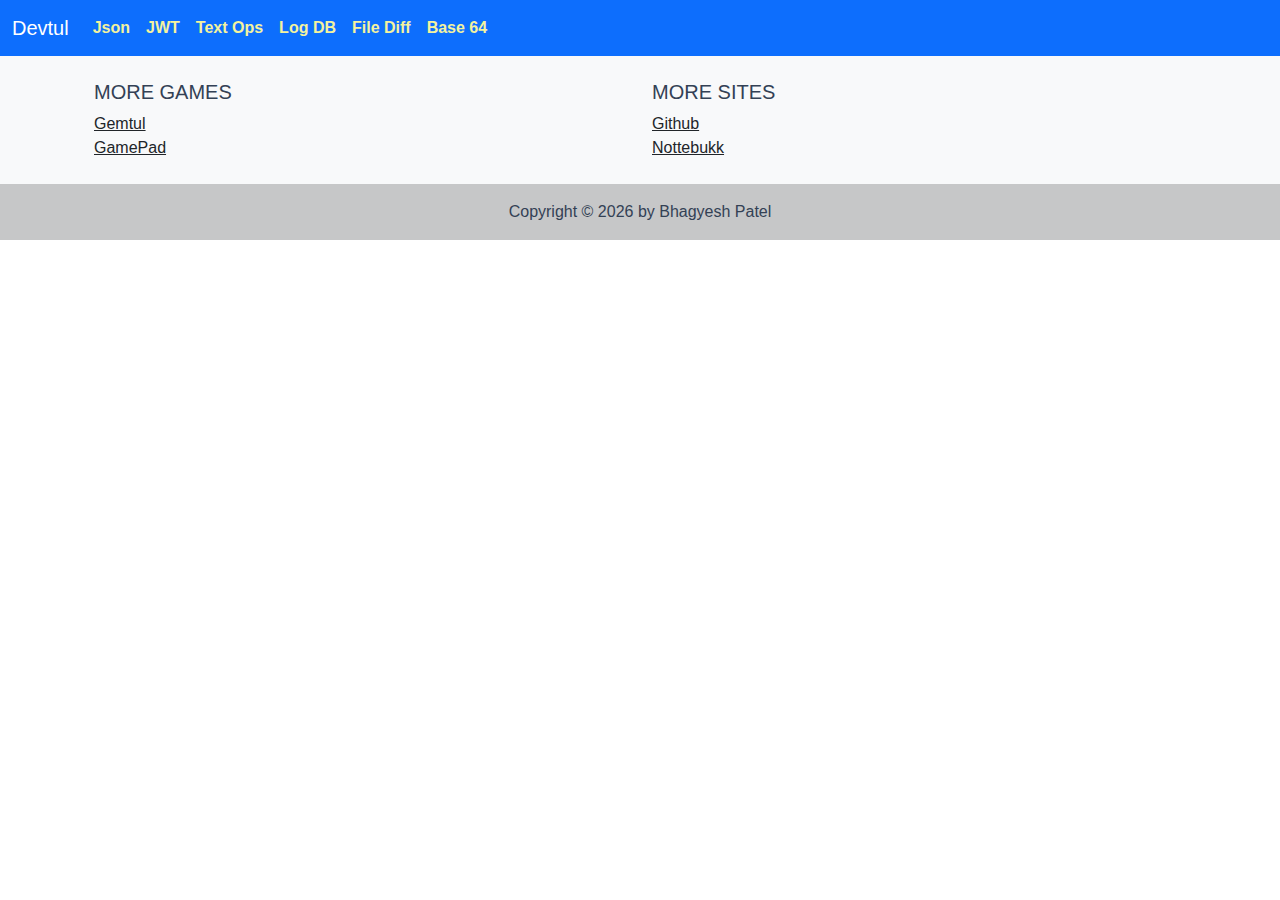
<file: index.html>
<!doctype html>
<html lang="en">
  <head>
    <meta charset="UTF-8" />
    <meta name="viewport" content="width=device-width, initial-scale=1.0" />
    <title>Devtul</title>
    <script type="module" crossorigin src="/assets/index-D-B3HLUm.js"></script>
    <link rel="stylesheet" crossorigin href="/assets/index-Ctry1RdC.css">
  </head>
  <body>
    <div id="app"></div>
  </body>
</html>
</file>
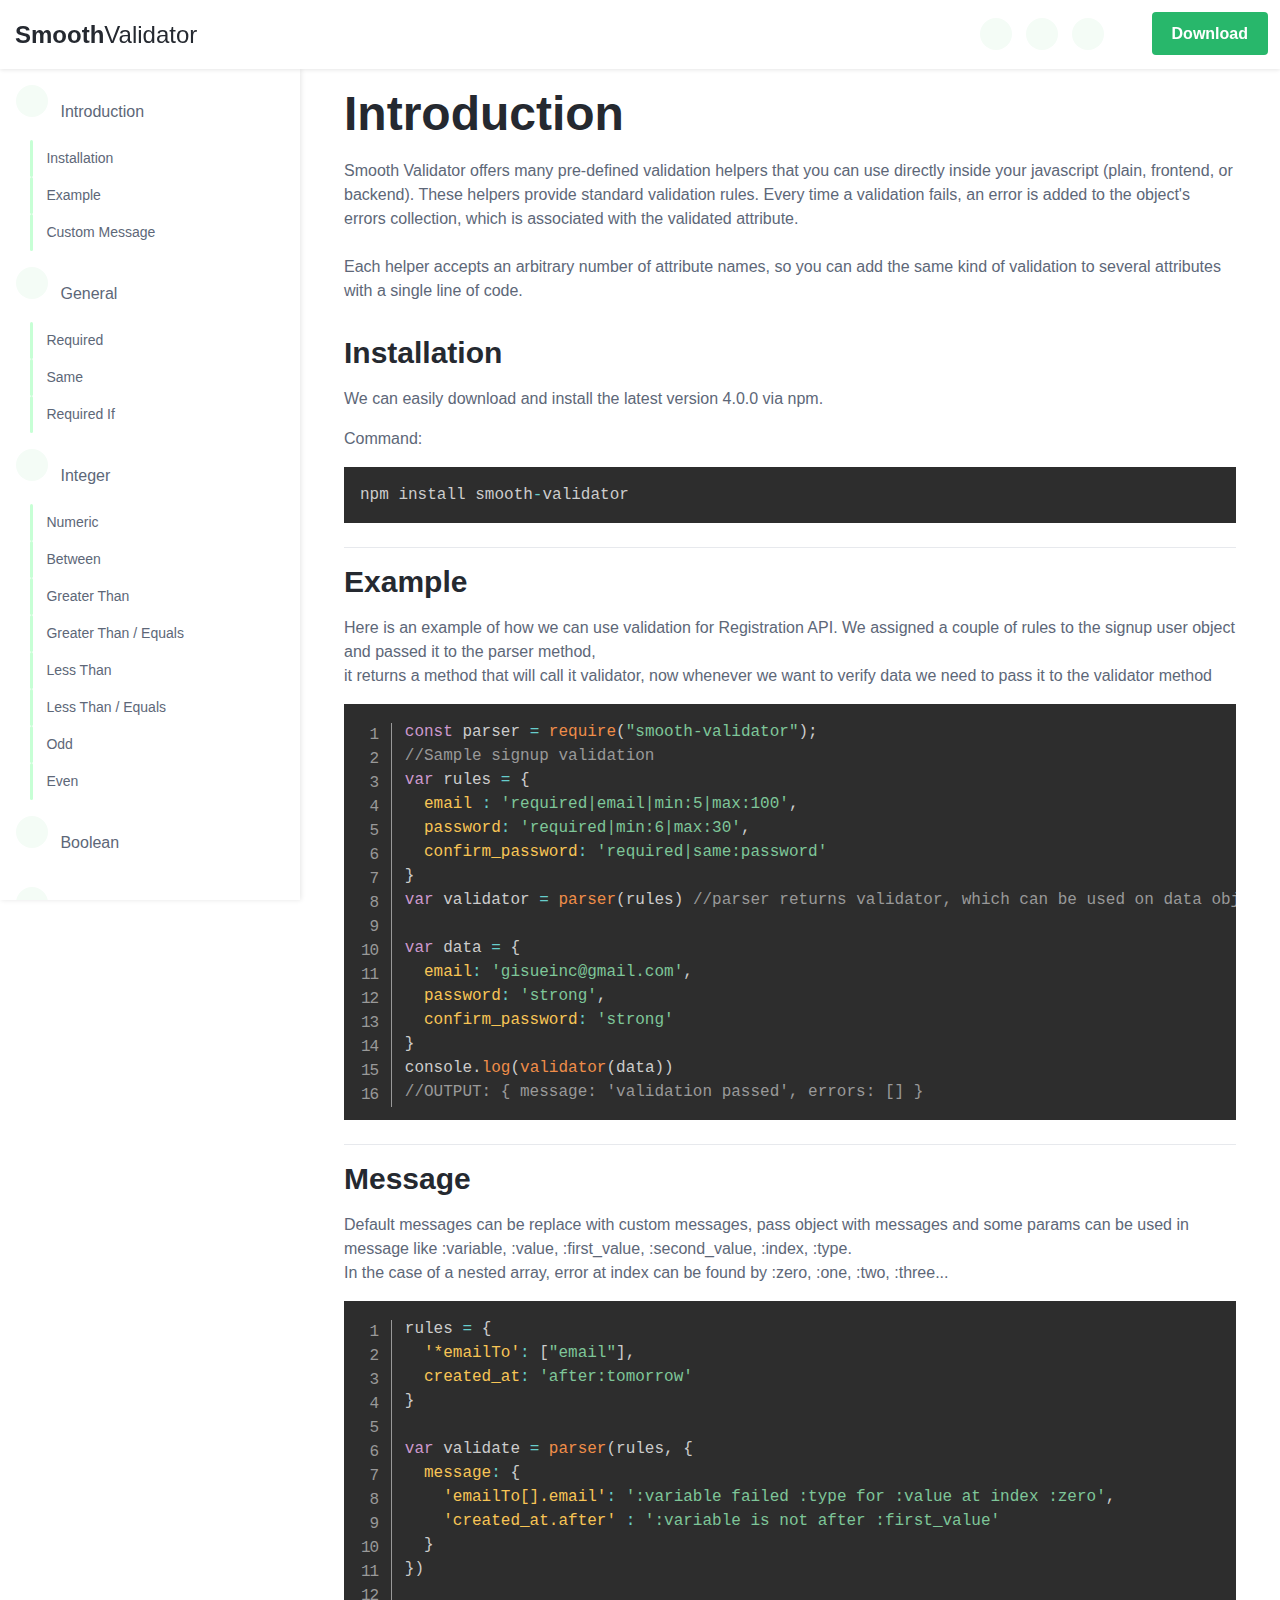
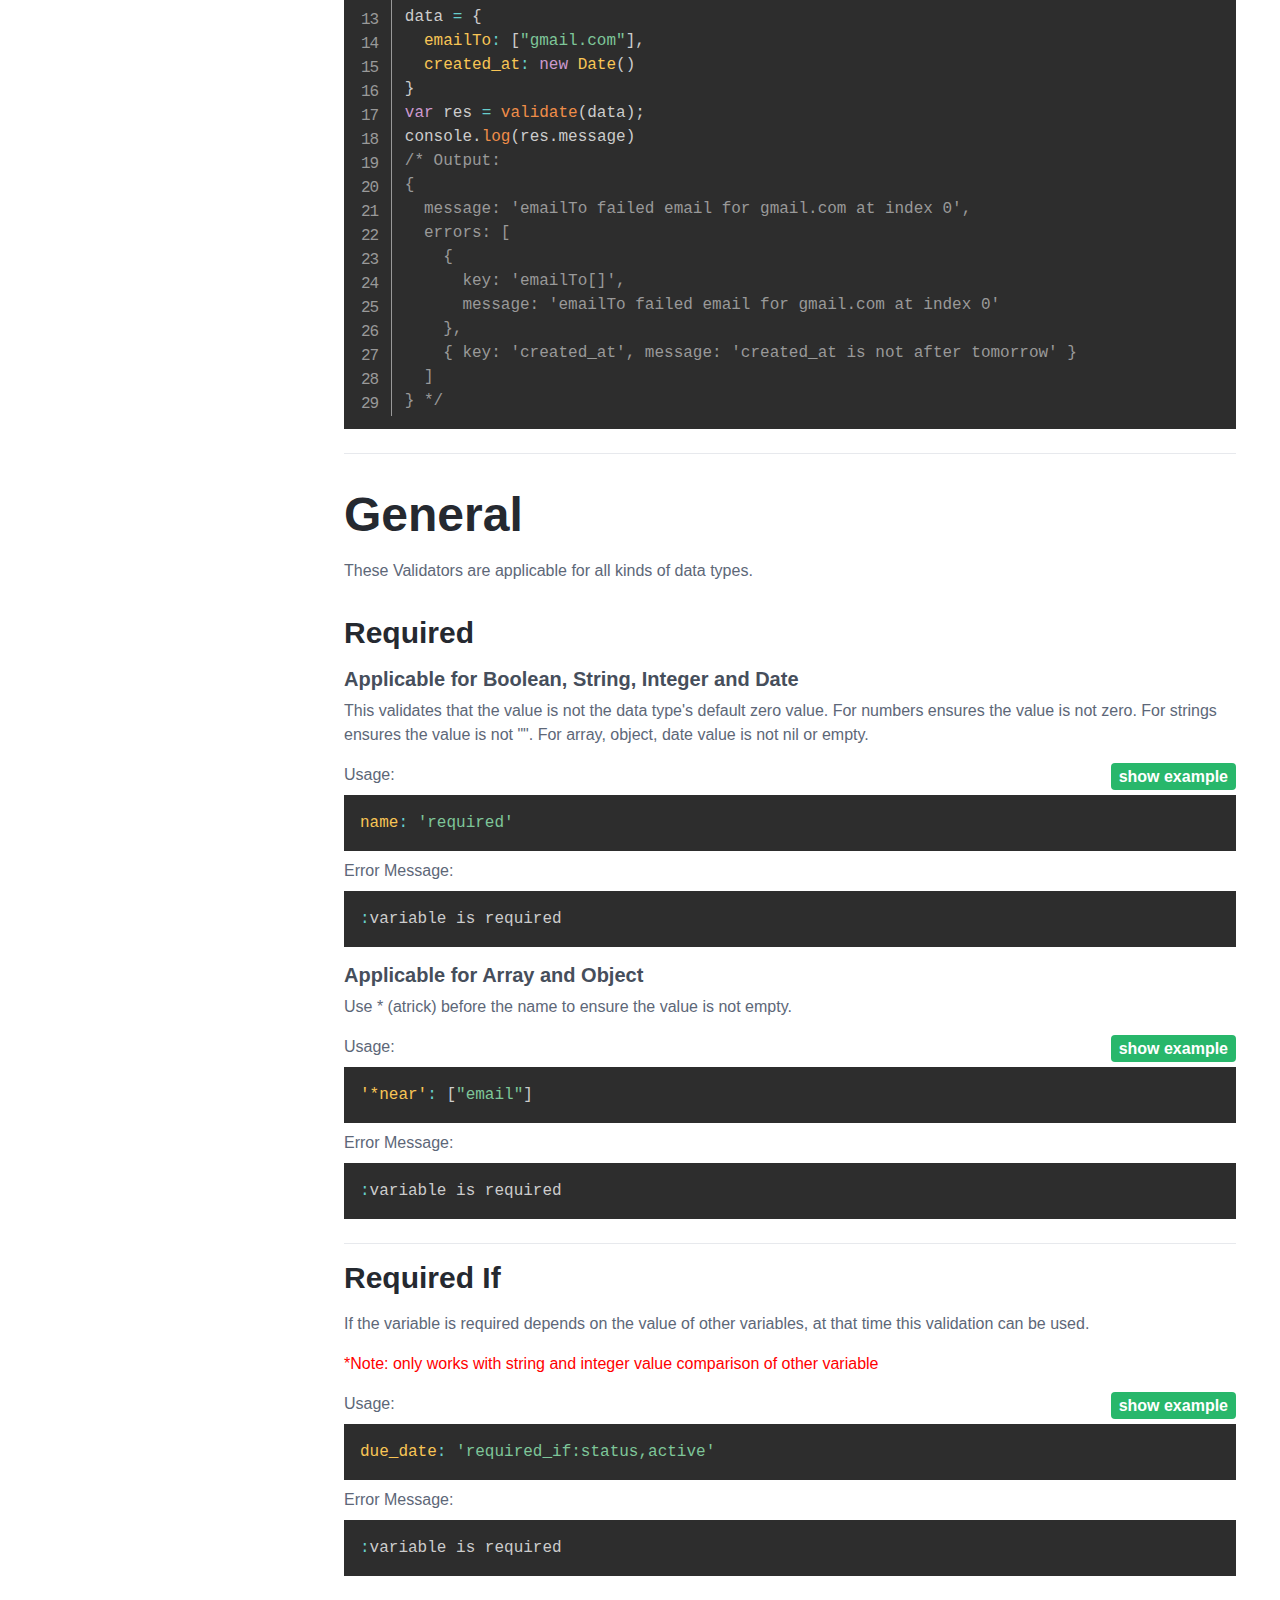
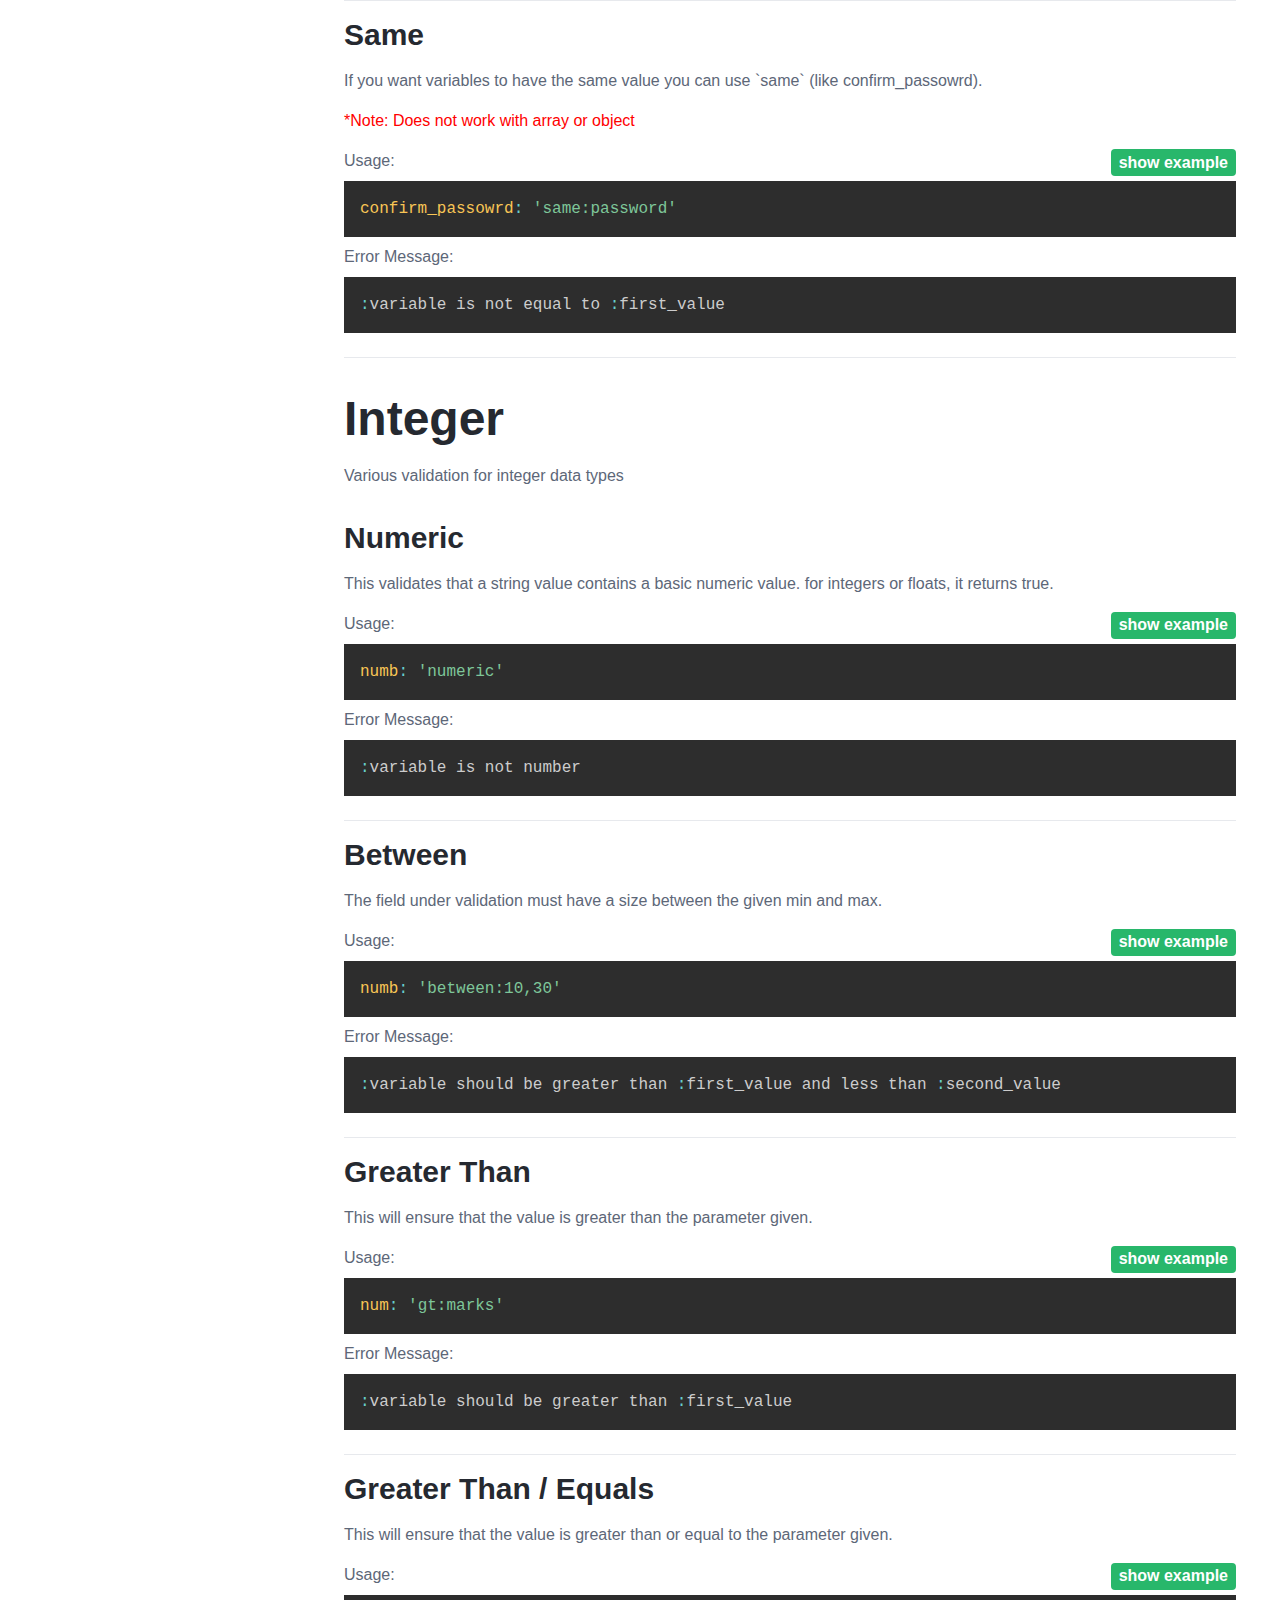
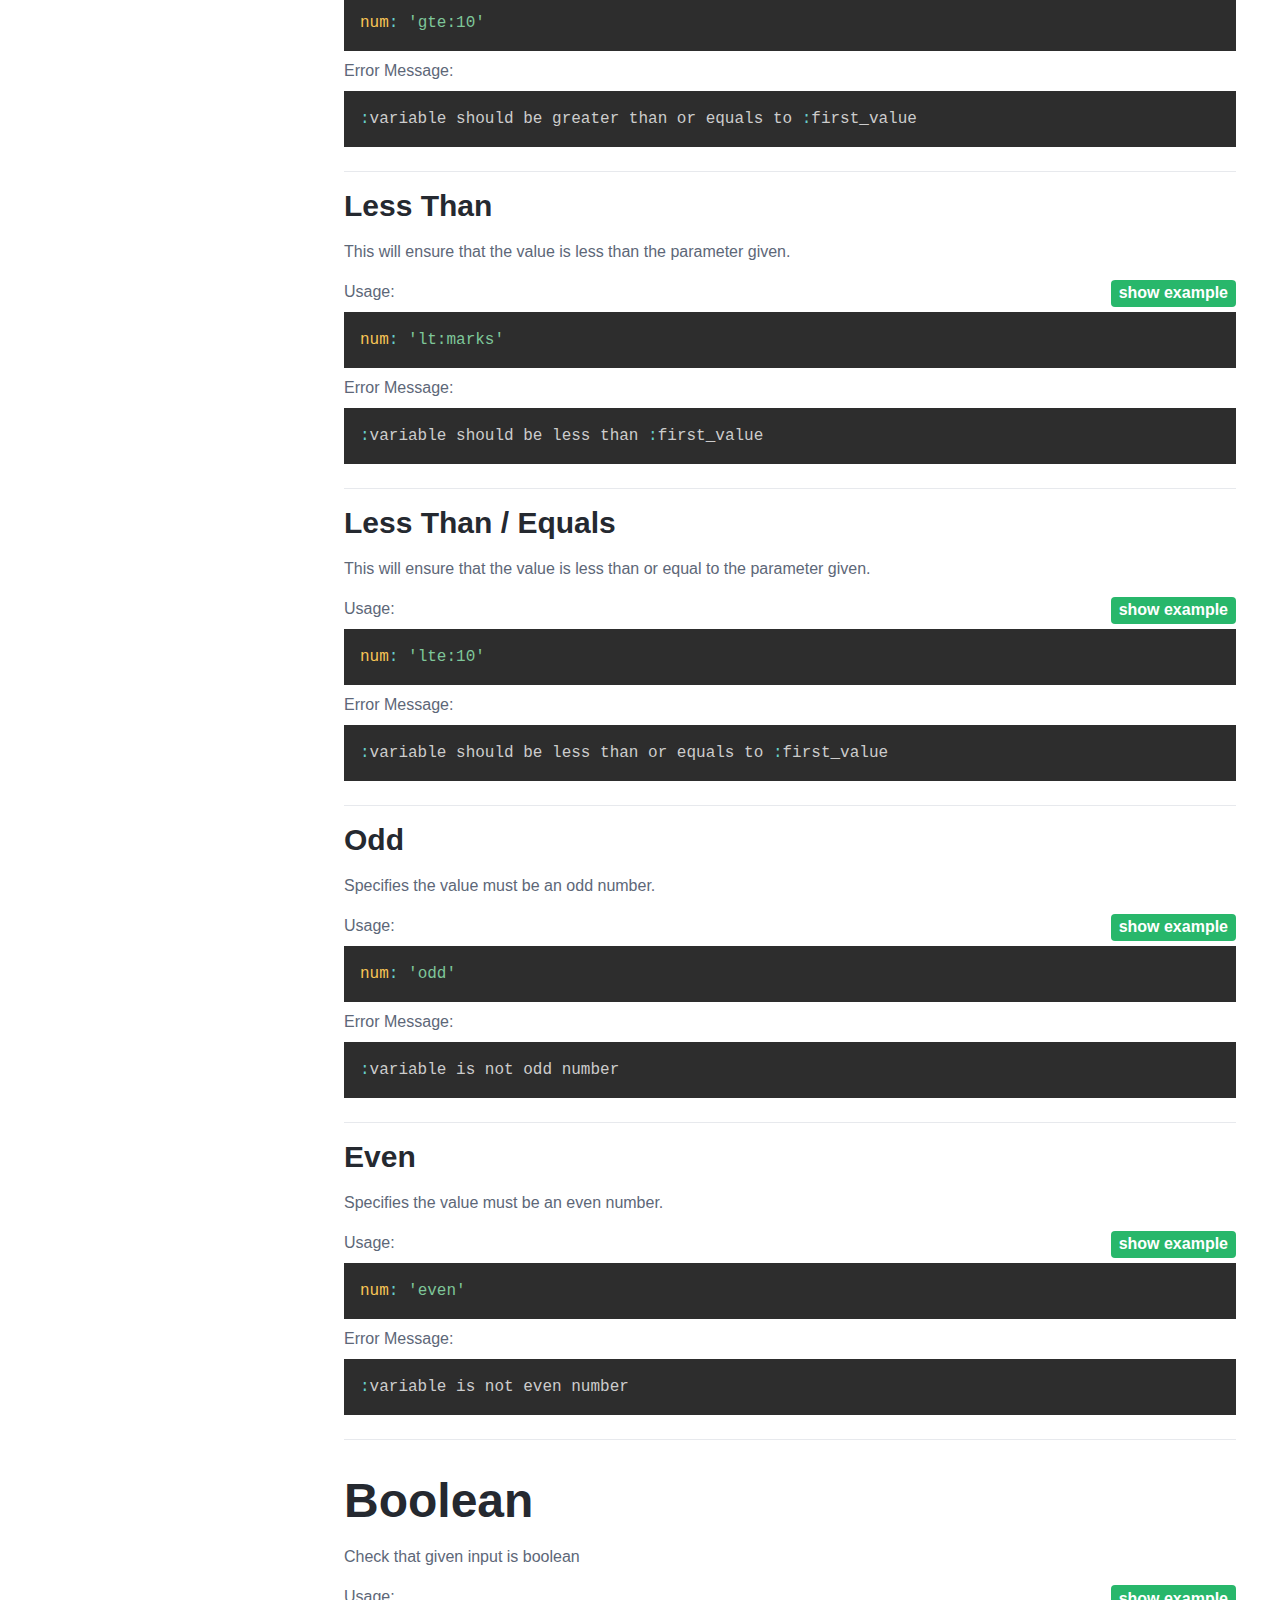
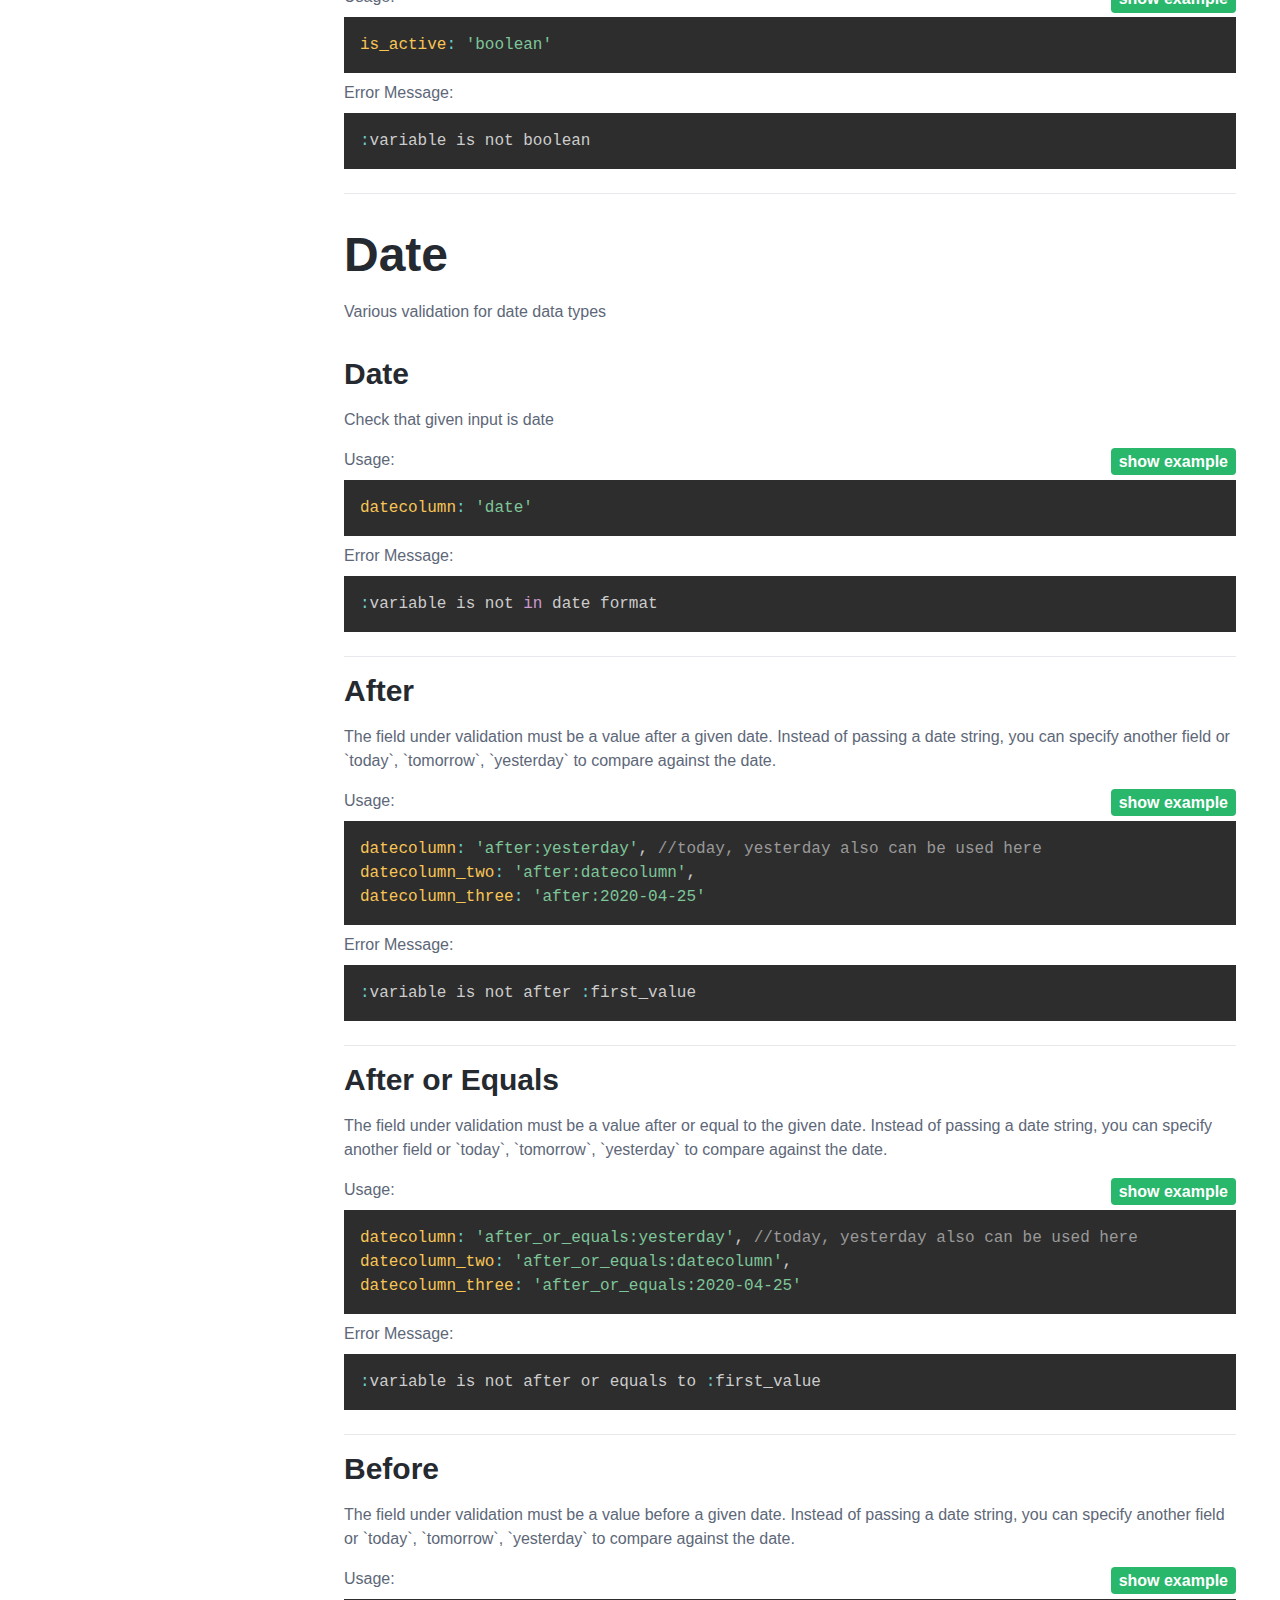
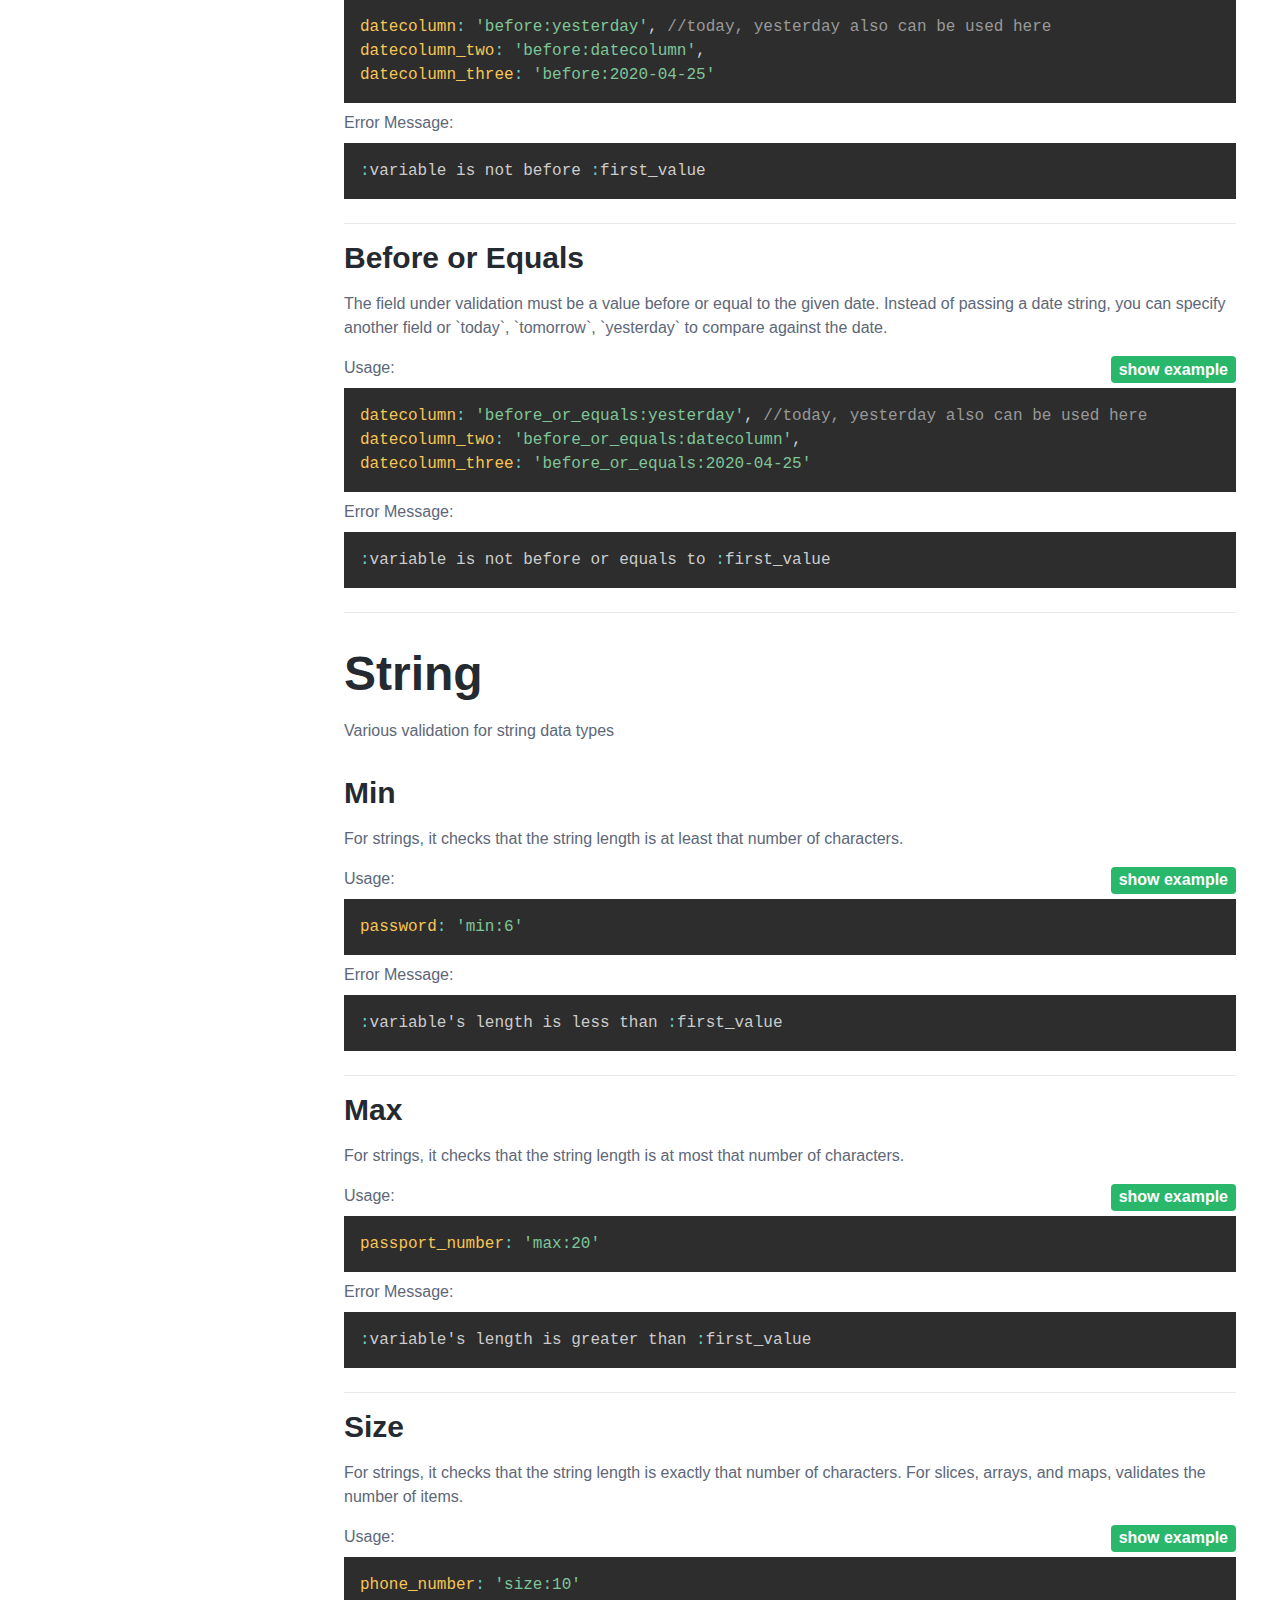
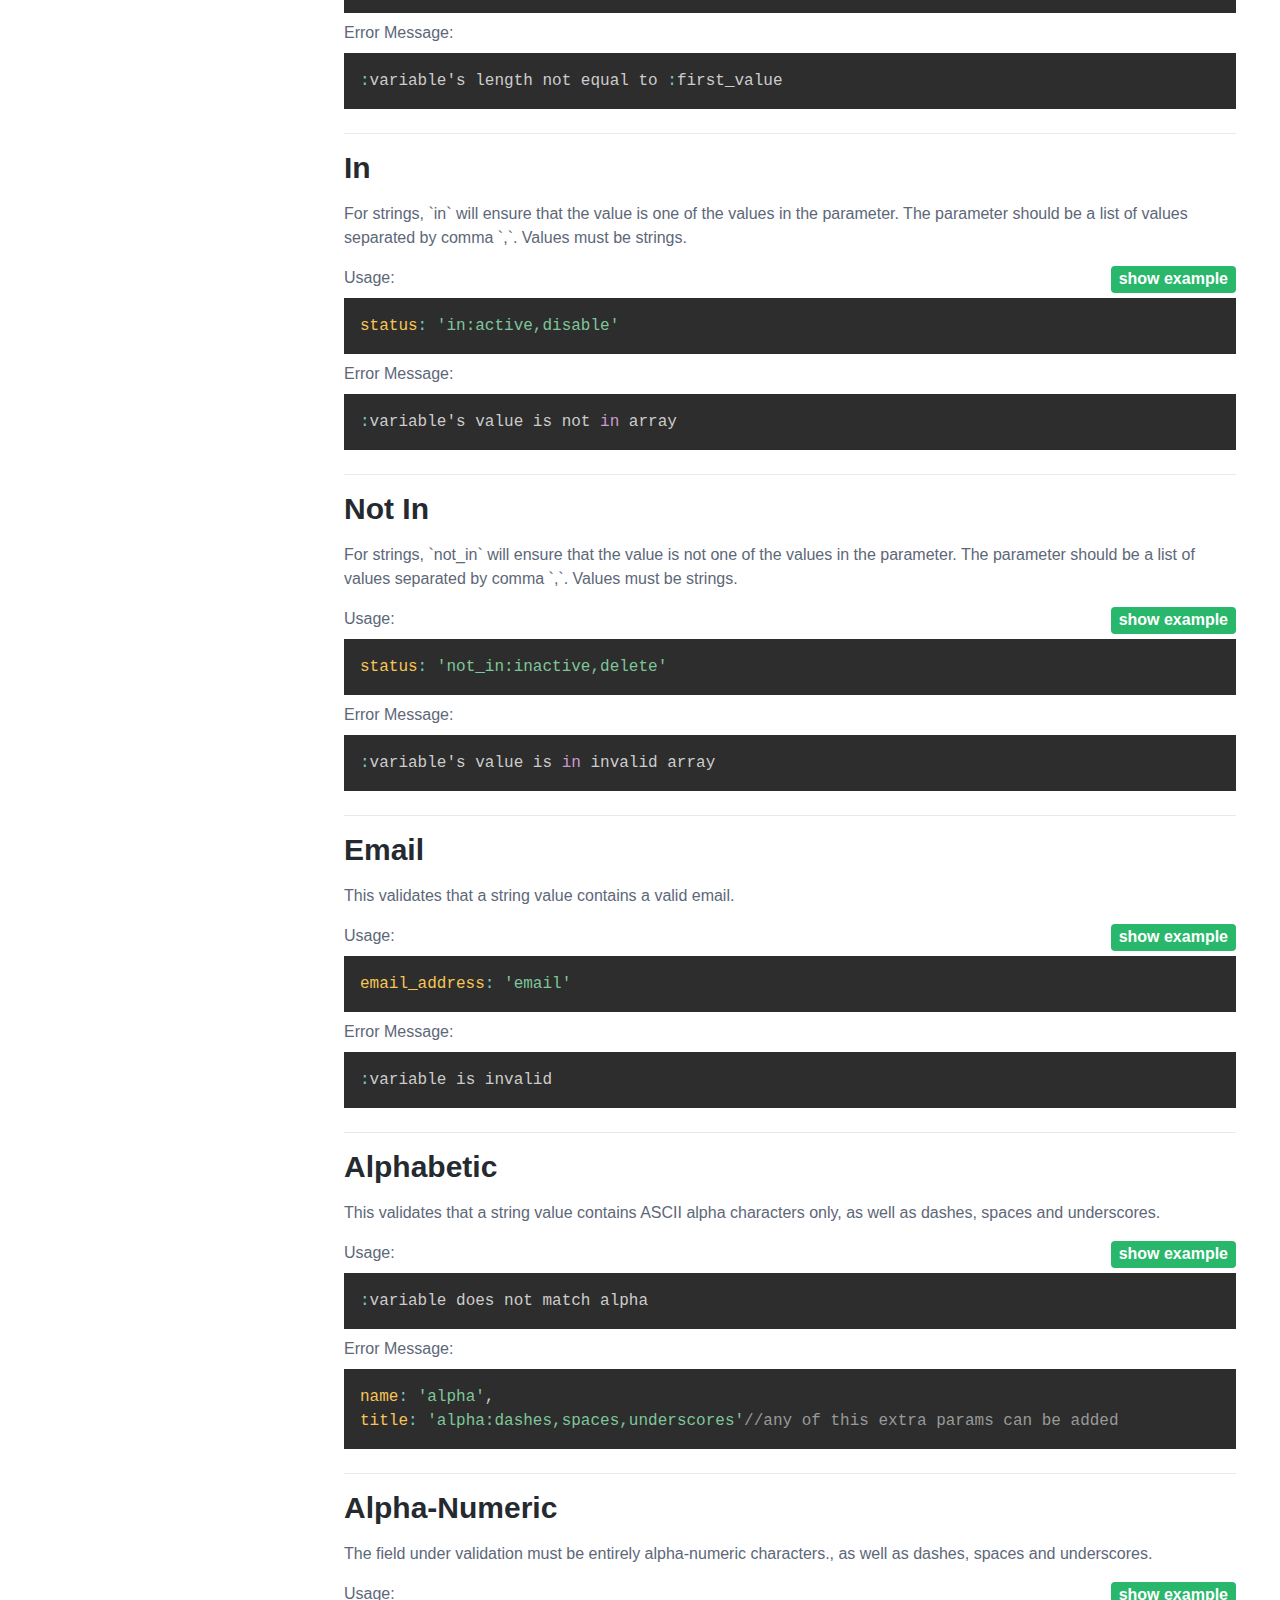
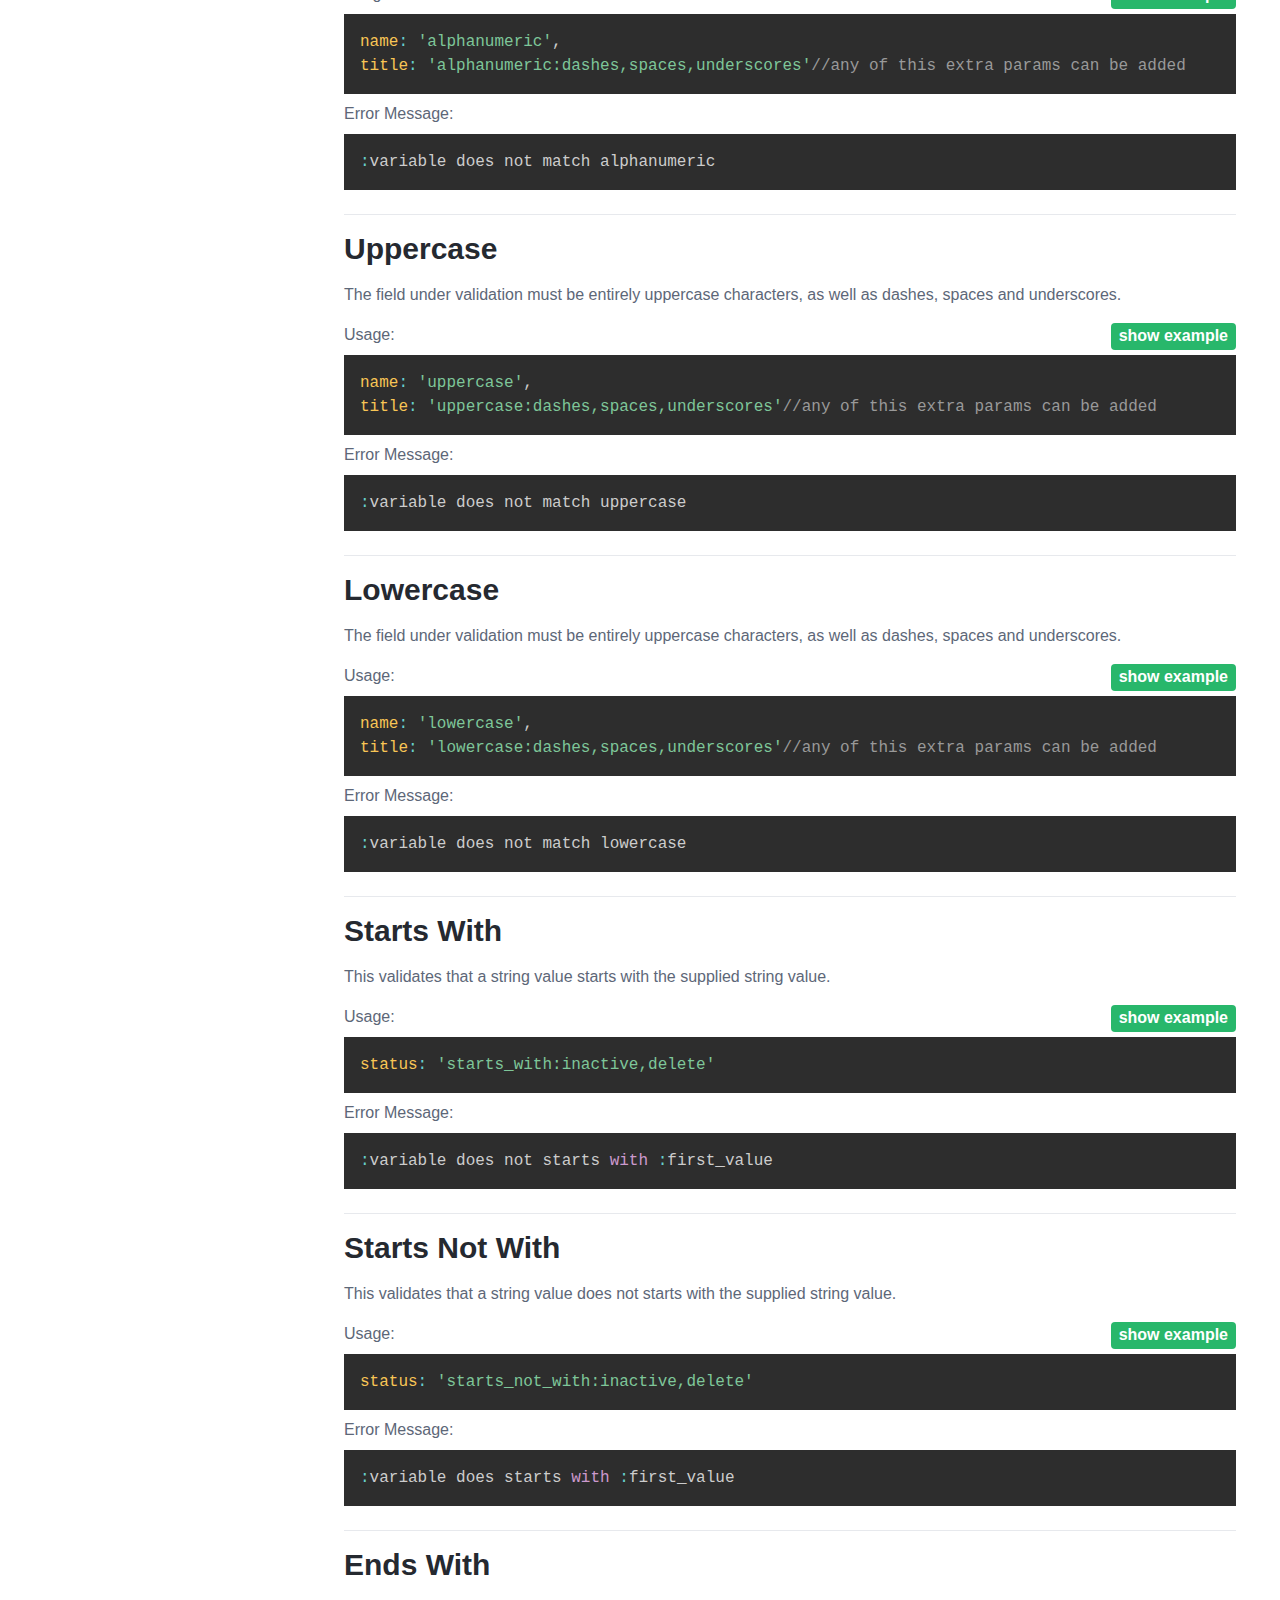
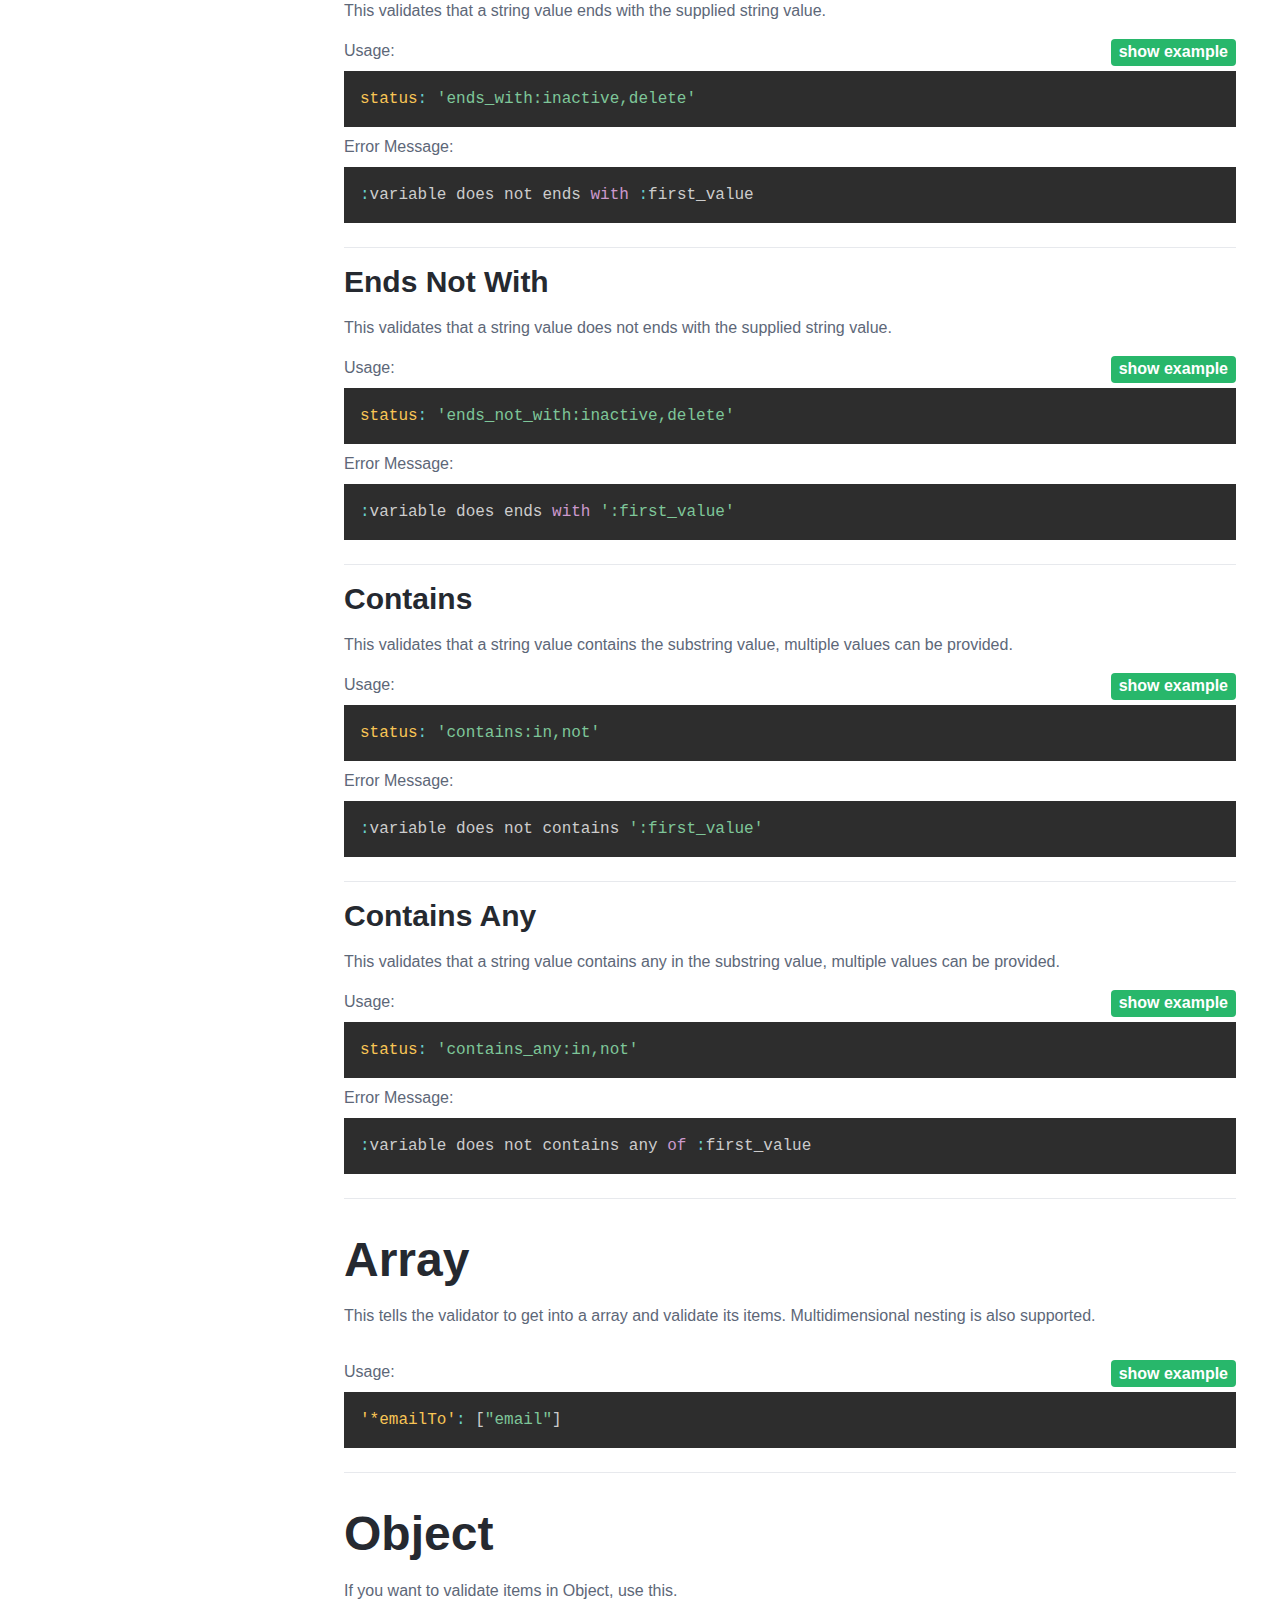
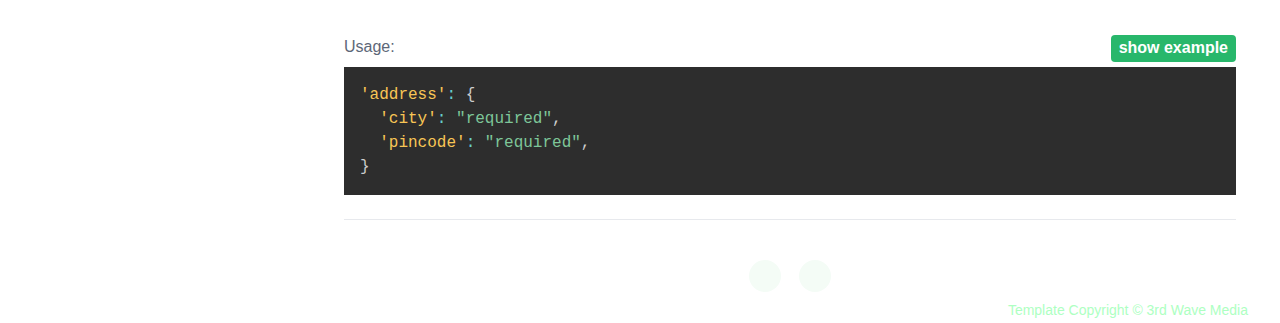
<file: smooth-validator/index.html>
<!DOCTYPE html>
<html lang="en">
  <head>
    <title>Smooth Validator</title>
    <meta charset="utf-8">
    <meta http-equiv="X-UA-Compatible" content="IE=edge">
    <meta name="viewport" content="width=device-width, initial-scale=1.0">
    <meta name="description" content="Smooth Validator">
    <meta name="author" content="Bhagyesh Sunil Patel">
    <script defer src="./assets/js/frontawesome.js"></script>
    <link id="theme-style" rel="stylesheet" href="./assets/css/theme.css">
    <link id="theme-style" rel="stylesheet" href="./assets/css/custom.css">
    <link rel="stylesheet" href="./assets/prism.css">
  </head>
  <body class="docs-page" class="line-numbers">
    <header class="header fixed-top">
      <div class="branding docs-branding">
        <div class="container-fluid position-relative py-2">
          <div class="docs-logo-wrapper">
            <button id="docs-sidebar-toggler" class="docs-sidebar-toggler docs-sidebar-visible me-2 d-xl-none" type="button">
            <span></span>
            <span></span>
            <span></span>
            </button>
            <div class="site-logo">
              <a class="navbar-brand" href="index.html">
                <span class="logo-text">Smooth<span class="text-alt">Validator</span></span>
              </a>
            </div>
          </div>
          <div class="docs-top-utilities d-flex justify-content-end align-items-center">
            <ul class="social-list list-inline mx-md-3 mx-lg-5 mb-0 d-none d-lg-flex">
							<li class="list-inline-item"><a href="https://github.com/uzrnem/smooth-validator"><i class="fab fa-github fa-fw"></i></a></li>
							<li class="list-inline-item"><a href="https://www.npmjs.com/package/smooth-validator"><i class="fab fa-npm fa-fw"></i></a></li>
              <li class="list-inline-item"><a href="https://www.linkedin.com/in/uzrnem/"><i class="fab fa-linkedin fa-fw"></i></a></li>
            </ul>
            <a href="https://github.com/uzrnem/smooth-validator" class="btn btn-primary d-none d-lg-flex">Download</a>
          </div>
        </div>
      </div>
    </header>
    <div class="docs-wrapper">
      <div id="docs-sidebar" class="docs-sidebar">
        <nav id="docs-nav" class="docs-nav navbar">
          <ul class="section-items list-unstyled nav flex-column pb-3">
            <li class="nav-item section-title">
							<a class="nav-link scrollto" href="#introduction">
								<span class="theme-icon-holder me-2"><i class="fas fa-arrow-down"></i></span>
								Introduction
							</a>
						</li>
            <li class="nav-item">
							<a class="nav-link scrollto" href="#installation">Installation</a>
						</li>
            <li class="nav-item">
							<a class="nav-link scrollto" href="#example">Example</a>
						</li>
            <li class="nav-item">
							<a class="nav-link scrollto" href="#message">Custom Message</a>
						</li>
            <li class="nav-item section-title mt-3">
							<a class="nav-link scrollto" href="#general">
								<span class="theme-icon-holder me-2"><i class="fas fa-map-signs"></i></span>
								General
							</a>
						</li>
            <li class="nav-item">
							<a class="nav-link scrollto" href="#required">Required</a>
						</li>
            <li class="nav-item">
							<a class="nav-link scrollto" href="#same">Same</a>
						</li>
            <li class="nav-item">
							<a class="nav-link scrollto" href="#required-if">Required If</a>
						</li>
            <li class="nav-item section-title mt-3">
							<a class="nav-link scrollto" href="#integer">
								<span class="theme-icon-holder me-2"><i class="fas fa-map-signs"></i></span>
								Integer
							</a>
						</li>
            <li class="nav-item">
							<a class="nav-link scrollto" href="#numeric">Numeric</a>
						</li>
            <li class="nav-item">
							<a class="nav-link scrollto" href="#between">Between</a>
						</li>
            <li class="nav-item">
							<a class="nav-link scrollto" href="#gt">Greater Than</a>
						</li>
            <li class="nav-item">
							<a class="nav-link scrollto" href="#gte">Greater Than / Equals</a>
						</li>
            <li class="nav-item">
							<a class="nav-link scrollto" href="#lt">Less Than</a>
						</li>
            <li class="nav-item">
							<a class="nav-link scrollto" href="#lte">Less Than / Equals</a>
						</li>
            <li class="nav-item">
							<a class="nav-link scrollto" href="#odd">Odd</a>
						</li>
            <li class="nav-item">
							<a class="nav-link scrollto" href="#even">Even</a>
						</li>
            <li class="nav-item section-title mt-3">
							<a class="nav-link scrollto" href="#boolean">
								<span class="theme-icon-holder me-2"><i class="fas fa-map-signs"></i></span>
								Boolean
							</a>
						</li>
            <li class="nav-item section-title mt-3">
							<a class="nav-link scrollto" href="#date">
								<span class="theme-icon-holder me-2"><i class="fas fa-map-signs"></i></span>
								Date
							</a>
						</li>
            <li class="nav-item">
							<a class="nav-link scrollto" href="#after">After</a>
						</li>
            <li class="nav-item">
							<a class="nav-link scrollto" href="#after-or-equals">After or Equals</a>
						</li>
            <li class="nav-item">
							<a class="nav-link scrollto" href="#before">Before</a>
						</li>
            <li class="nav-item">
							<a class="nav-link scrollto" href="#before-or-equals">Before or Equals</a>
						</li>
            <li class="nav-item section-title mt-3">
							<a class="nav-link scrollto" href="#string">
								<span class="theme-icon-holder me-2"><i class="fas fa-map-signs"></i></span>
								String
							</a>
						</li>
            <li class="nav-item">
							<a class="nav-link scrollto" href="#min">Min</a>
						</li>
            <li class="nav-item">
							<a class="nav-link scrollto" href="#max">Max</a>
						</li>
            <li class="nav-item">
							<a class="nav-link scrollto" href="#size">Size</a>
						</li>
            <li class="nav-item">
							<a class="nav-link scrollto" href="#in">In</a>
						</li>
            <li class="nav-item">
							<a class="nav-link scrollto" href="#not-in">Not In</a>
						</li>
            <li class="nav-item">
							<a class="nav-link scrollto" href="#email">Email</a>
						</li>
            <li class="nav-item">
							<a class="nav-link scrollto" href="#alpha">Alpha</a>
						</li>
            <li class="nav-item">
							<a class="nav-link scrollto" href="#alphanumeric">Alphanumeric</a>
						</li>
            <li class="nav-item">
							<a class="nav-link scrollto" href="#uppercase">Uppercase</a>
						</li>
            <li class="nav-item">
							<a class="nav-link scrollto" href="#lowercase">Lowercase</a>
						</li>
            <li class="nav-item">
							<a class="nav-link scrollto" href="#starts-with">Starts With</a>
						</li>
            <li class="nav-item">
							<a class="nav-link scrollto" href="#starts-not-with">Starts Not With</a>
						</li>
            <li class="nav-item">
							<a class="nav-link scrollto" href="#ends-with">Ends With</a>
						</li>
            <li class="nav-item">
							<a class="nav-link scrollto" href="#ends-not-with">Ends Not With</a>
						</li>
            <li class="nav-item">
							<a class="nav-link scrollto" href="#contains">Contains</a>
						</li>
            <li class="nav-item">
							<a class="nav-link scrollto" href="#contains-any">Contains Any</a>
						</li>
            <li class="nav-item section-title mt-3">
							<a class="nav-link scrollto" href="#array">
								<span class="theme-icon-holder me-2"><i class="fas fa-map-signs"></i></span>
								Array
							</a>
						</li>
            <li class="nav-item section-title mt-3">
							<a class="nav-link scrollto" href="#object">
								<span class="theme-icon-holder me-2"><i class="fas fa-map-signs"></i></span>
								Object
							</a>
						</li>
          </ul>
        </nav>
      </div>
      <div class="docs-content">
        <div class="container">
          <article class="docs-article" id="introduction">
            <header class="docs-header">
              <h1 class="docs-heading">Introduction</h1>
              <section class="docs-intro">
                <p>
                  Smooth Validator offers many pre-defined validation helpers that you can use directly inside your javascript (plain, frontend, or backend). These helpers provide standard validation rules. Every time a validation fails, an error is added to the object's errors collection, which is associated with the validated attribute.
                  <br><br>
                  Each helper accepts an arbitrary number of attribute names, so you can add the same kind of validation to several attributes with a single line of code.
                </p>
              </section>
            </header>
            <section class="docs-section" id="installation">
              <h2 class="section-heading">Installation</h2>
              <p>We can easily download and install the latest version 4.0.0 via npm.</p>
              <p>Command: 
                <pre data-src="prism.js" class="language-javascript"><code class="language-javascript">npm install smooth-validator</code></pre></p>
            </section>
            <section class="docs-section" id="example">
              <h2 class="section-heading">Example</h2>
              <p>Here is an example of how we can use validation for Registration API.
                We assigned a couple of rules to the signup user object
                 and passed it to the parser method,<br>
                it returns a method that will call it validator, 
                 now whenever we want to verify data we need to pass it
                 to the validator method
              </p>
              <pre data-src="prism.js" class="language-javascript line-numbers" data-src-status="loaded" tabindex="0"><code class="language-javascript">const parser = require("smooth-validator");
//Sample signup validation
var rules = {
  email : 'required|email|min:5|max:100',
  password: 'required|min:6|max:30',
  confirm_password: 'required|same:password'
}
var validator = parser(rules) //parser returns validator, which can be used on data object

var data = {
  email: 'gisueinc@gmail.com',
  password: 'strong',
  confirm_password: 'strong'
}
console.log(validator(data))
//OUTPUT: { message: 'validation passed', errors: [] }</code></pre>
            </section>
            <section class="docs-section" id="message">
              <h2 class="section-heading">Message</h2>
              <p>Default messages can be replace with custom messages,
                 pass object with messages and some params can be used in message like
                 :variable, :value, :first_value, :second_value, :index, :type. <br>
                 In the case of a nested array, error at index can be found by :zero, :one, :two, :three...</p>
              <pre data-src="prism.js" class="language-javascript line-numbers" data-src-status="loaded" tabindex="0"><code class="language-javascript">rules = {
  '*emailTo': ["email"],
  created_at: 'after:tomorrow'
}

var validate = parser(rules, {
  message: {
    'emailTo[].email': ':variable failed :type for :value at index :zero',
    'created_at.after' : ':variable is not after :first_value'
  }
})

data = {
  emailTo: ["gmail.com"],
  created_at: new Date()
}
var res = validate(data);
console.log(res.message)
/* Output: 
{
  message: 'emailTo failed email for gmail.com at index 0',
  errors: [
    {
      key: 'emailTo[]',
      message: 'emailTo failed email for gmail.com at index 0'
    },
    { key: 'created_at', message: 'created_at is not after tomorrow' }
  ]
} */</code></pre>
            </section>
          </article>
          <article class="docs-article" id="general">
            <header class="docs-header">
              <h1 class="docs-heading">General</h1>
              <section class="docs-intro">
                <p>These Validators are applicable for all kinds of data types.</p>
              </section>
            </header>
            <section class="docs-section" id="required">
              <h2 class="section-heading">Required</h2>
              <h4>Applicable for Boolean, String, Integer and Date</h4>
              <p>This validates that the value is not the data type's default zero value. For numbers ensures the value is not zero. For strings ensures the value is not "". For array, object, date value is not nil or empty.</p>
              <p class="mb-0">Usage:
                <a class="btn btn-primary right-button-a" onclick="toggle('required', 'show')" id="required-show-btn">show example</a>
                <a class="btn btn-primary right-button-a hide" onclick="toggle('required', 'hide')" id="required-hide-btn">hide example</a>
              </p>
              <pre data-src="prism.js" class="language-javascript"><code class="language-javascript">name: 'required'</code></pre>

              <p class="mb-0">Error Message:</p>
              <pre data-src="prism.js"><code class="language-javascript">:variable is required</code></pre>

              <div id="required-example" class="hide">
                <p class="mb-0">Example:</p>
                <pre data-src="prism.js" class="language-javascript line-numbers" data-src-status="loaded" tabindex="0">
<code class="language-javascript">var validator = parser({ id: 'required' })

var res = validator({ id: -24.6778 });
console.log( res.message) //validation passed

var res = validator({});
console.log( res.message) //id is required</code></pre>
              </div>
              <h4 style="margin-top: 1rem;">Applicable for Array and Object</h4>
              <p>Use * (atrick) before the name to ensure the value is not empty.</p>
              <p class="mb-0">Usage:
                <a class="btn btn-primary right-button-a" onclick="toggle('required-arr', 'show')" id="required-arr-show-btn">show example</a>
                <a class="btn btn-primary right-button-a hide" onclick="toggle('required-arr', 'hide')" id="required-arr-hide-btn">hide example</a>
              </p>
              <pre data-src="prism.js" class="language-javascript"><code class="language-javascript">'*near': ["email"]</code></pre>

              <p class="mb-0">Error Message:</p>
              <pre data-src="prism.js"><code class="language-javascript">:variable is required</code></pre>

              <div id="required-arr-example" class="hide">
                <p class="mb-0">Example:</p>
                <pre data-src="prism.js" class="language-javascript line-numbers" data-src-status="loaded" tabindex="0">
<code class="language-javascript">var validator = parser({
  '*address': {
    '*near': ["max:12|uppercase"],
  }
})

var res = validator({
  address: {
    near: ["BSECTOR", "DSECTOR"],
  }
});
console.log( res.message) //validation passed</code></pre>
              </div>
						</section>
            <section class="docs-section" id="required-if">
              <h2 class="section-heading">Required If</h2>
              <p>If the variable is required depends on the value of other variables, at that time this validation can be used.</p>
              <p style="color:red">*Note: only works with string and integer value comparison of other variable</p>
              <p class="mb-0">Usage:
                <a class="btn btn-primary right-button-a" onclick="toggle('required-if', 'show')" id="required-if-show-btn">show example</a>
                <a class="btn btn-primary right-button-a hide" onclick="toggle('required-if', 'hide')" id="required-if-hide-btn">hide example</a>
              </p>
              <pre data-src="prism.js" class="language-javascript"><code class="language-javascript">due_date: 'required_if:status,active'</code></pre>

              <p class="mb-0">Error Message:</p>
              <pre data-src="prism.js"><code class="language-javascript">:variable is required</code></pre>

              <div id="required-if-example" class="hide">
                <p class="mb-0">Example:</p>
              <pre data-src="prism.js" class="language-javascript line-numbers" data-src-status="loaded" tabindex="0">
<code class="language-javascript">// here status is other variable and if status is active then due_date is required
var validator = parser({ due_date: 'required_if:status,active' })

var res = validator({ due_date: null, status: 'inactive' });
console.log( res.message) //validation passed

var res = validator({ due_date: null, status: 'active' })
console.log( res.message) //due_date is required</code></pre></div>
						</section>
            <section class="docs-section" id="same">
              <h2 class="section-heading">Same</h2>
              <p>If you want variables to have the same value you can use `same` (like confirm_passowrd).</p>
              <p style="color:red">*Note: Does not work with array or object</p>
              <p class="mb-0">Usage:
                <a class="btn btn-primary right-button-a" onclick="toggle('same', 'show')" id="same-show-btn">show example</a>
                <a class="btn btn-primary right-button-a hide" onclick="toggle('same', 'hide')" id="same-hide-btn">hide example</a>
              </p>
              <pre data-src="prism.js" class="language-javascript"><code class="language-javascript">confirm_passowrd: 'same:password'</code></pre>

              <p class="mb-0">Error Message:</p>
              <pre data-src="prism.js"><code class="language-javascript">:variable is not equal to :first_value</code></pre>

              <div id="same-example" class="hide">
                <p class="mb-0">Example:</p>
							<pre data-src="prism.js" class="language-javascript line-numbers" data-src-status="loaded" tabindex="0">
<code class="language-javascript">var validator = parser({ confirm_passowrd: 'same:password' })

var res = validator({ password : 'strong', confirm_passowrd: 'strong' });
console.log( res.message) //validation passed

var res = validator({ password : 'strong', confirm_passowrd: 'week' });
console.log( res.message) //confirm_passowrd is not equal to password</code></pre></div>
            </section>
          </article>
          <article class="docs-article" id="integer">
            <header class="docs-header">
              <h1 class="docs-heading">Integer</h1>
              <section class="docs-intro">
                <p>Various validation for integer data types</p>
              </section>
            </header>
            <section class="docs-section" id="numeric">
              <h2 class="section-heading">Numeric</h2>
              <p>This validates that a string value contains a basic numeric value. for integers or floats, it returns true.</p>
              <p class="mb-0">Usage:
                <a class="btn btn-primary right-button-a" onclick="toggle('numeric', 'show')" id="numeric-show-btn">show example</a>
                <a class="btn btn-primary right-button-a hide" onclick="toggle('numeric', 'hide')" id="numeric-hide-btn">hide example</a>
              </p>
              <pre data-src="prism.js" class="language-javascript"><code class="language-javascript">numb: 'numeric'</code></pre>

              <p class="mb-0">Error Message:</p>
              <pre data-src="prism.js"><code class="language-javascript">:variable is not number</code></pre>

              <div id="numeric-example" class="hide">
                <p class="mb-0">Example:</p>
							<pre data-src="prism.js" class="language-javascript line-numbers" data-src-status="loaded" tabindex="0">
<code class="language-javascript">var validator = parser({ num: 'numeric' })

var res = validator({ num: '-24.6778' });
console.log( res.message) //validation passed

var res = validator({ num: '-24. 6778'});
console.log( res.message) //num is not number</code></pre></div>
						</section>
            <section class="docs-section" id="between">
              <h2 class="section-heading">Between</h2>
              <p>The field under validation must have a size between the given min and max.</p>
              <p class="mb-0">Usage:
                <a class="btn btn-primary right-button-a" onclick="toggle('between', 'show')" id="between-show-btn">show example</a>
                <a class="btn btn-primary right-button-a hide" onclick="toggle('between', 'hide')" id="between-hide-btn">hide example</a>
              </p>
              <pre data-src="prism.js" class="language-javascript"><code class="language-javascript">numb: 'between:10,30'</code></pre>

              <p class="mb-0">Error Message:</p>
              <pre data-src="prism.js"><code class="language-javascript">:variable should be greater than :first_value and less than :second_value</code></pre>

              <div id="between-example" class="hide">
                <p class="mb-0">Example:</p>
							<pre data-src="prism.js" class="language-javascript line-numbers" data-src-status="loaded" tabindex="0">
<code class="language-javascript">var validator = parser({ num: 'between:10,30' })

var res = validator({ num: 10 });
console.log( res.message) //validation passed

var res = validator({ num: 9 });
console.log( res.message) //num should be greater than 10 and less than 30</code></pre></div>
            </section>
            <section class="docs-section" id="gt">
              <h2 class="section-heading">Greater Than</h2>
              <p>This will ensure that the value is greater than the parameter given.</p>
              <p class="mb-0">Usage:
                <a class="btn btn-primary right-button-a" onclick="toggle('gt', 'show')" id="gt-show-btn">show example</a>
                <a class="btn btn-primary right-button-a hide" onclick="toggle('gt', 'hide')" id="gt-hide-btn">hide example</a>
              </p>
              <pre data-src="prism.js" class="language-javascript"><code class="language-javascript">num: 'gt:marks'</code></pre>

              <p class="mb-0">Error Message:</p>
              <pre data-src="prism.js"><code class="language-javascript">:variable should be greater than :first_value</code></pre>

              <div id="gt-example" class="hide">
                <p class="mb-0">Example:</p>
							<pre data-src="prism.js" class="language-javascript line-numbers" data-src-status="loaded" tabindex="0">
<code class="language-javascript">var validator = parser({ num: 'gt:marks' })
var res = validator({ num: 10.1, marks: 10 });
console.log( res.message) //validation passed

var validator = parser({ num: 'gt:10' })
var res = validator({ num: 10 });
console.log( res.message) //num should be greater than 10</code></pre></div>
            </section>
            <section class="docs-section" id="gte">
              <h2 class="section-heading">Greater Than / Equals</h2>
              <p>This will ensure that the value is greater than or equal to the parameter given.</p>
              <p class="mb-0">Usage:
                <a class="btn btn-primary right-button-a" onclick="toggle('gte', 'show')" id="gte-show-btn">show example</a>
                <a class="btn btn-primary right-button-a hide" onclick="toggle('gte', 'hide')" id="gte-hide-btn">hide example</a>
              </p>
              <pre data-src="prism.js" class="language-javascript"><code class="language-javascript">num: 'gte:10'</code></pre>

              <p class="mb-0">Error Message:</p>
              <pre data-src="prism.js"><code class="language-javascript">:variable should be greater than or equals to :first_value</code></pre>

              <div id="gte-example" class="hide">
                <p class="mb-0">Example:</p>
							<pre data-src="prism.js" class="language-javascript line-numbers" data-src-status="loaded" tabindex="0">
<code class="language-javascript">var validator = parser({ num: 'gte:10' })
var res = validator({ num: 10 });
console.log( res.message) //validation passed

var validator = parser({ num: 'gte:marks' })
var res = validator({ num: 9, marks: 10 });
console.log( res.message) //num should be greater than or equals to marks</code></pre></div>
            </section>
            <section class="docs-section" id="lt">
              <h2 class="section-heading">Less Than</h2>
              <p>This will ensure that the value is less than the parameter given.</p>
              <p class="mb-0">Usage:
                <a class="btn btn-primary right-button-a" onclick="toggle('lt', 'show')" id="lt-show-btn">show example</a>
                <a class="btn btn-primary right-button-a hide" onclick="toggle('lt', 'hide')" id="lt-hide-btn">hide example</a>
              </p>
              <pre data-src="prism.js" class="language-javascript"><code class="language-javascript">num: 'lt:marks'</code></pre>

              <p class="mb-0">Error Message:</p>
              <pre data-src="prism.js"><code class="language-javascript">:variable should be less than :first_value</code></pre>

              <div id="lt-example" class="hide">
                <p class="mb-0">Example:</p>
							<pre data-src="prism.js" class="language-javascript line-numbers" data-src-status="loaded" tabindex="0">
<code class="language-javascript">var validator = parser({ num: 'lt:marks' })
var res = validator({ num: 9.1, marks: 10 });
console.log( res.message) //validation passed

var validator = parser({ num: 'lt:10' })
var res = validator({ num: 10 });
console.log( res.message) //num should be less than 10</code></pre></div>
            </section>
            <section class="docs-section" id="lte">
              <h2 class="section-heading">Less Than / Equals</h2>
              <p>This will ensure that the value is less than or equal to the parameter given.</p>
              <p class="mb-0">Usage:
                <a class="btn btn-primary right-button-a" onclick="toggle('lte', 'show')" id="lte-show-btn">show example</a>
                <a class="btn btn-primary right-button-a hide" onclick="toggle('lte', 'hide')" id="lte-hide-btn">hide example</a>
              </p>
              <pre data-src="prism.js" class="language-javascript"><code class="language-javascript">num: 'lte:10'</code></pre>

              <p class="mb-0">Error Message:</p>
              <pre data-src="prism.js"><code class="language-javascript">:variable should be less than or equals to :first_value</code></pre>

              <div id="lte-example" class="hide">
                <p class="mb-0">Example:</p>
							<pre data-src="prism.js" class="language-javascript line-numbers" data-src-status="loaded" tabindex="0">
<code class="language-javascript">var validator = parser({ num: 'lte:10' })
var res = validator({ num: 10 });
console.log( res.message) //validation passed

var validator = parser({ num: 'lte:marks' })
var res = validator({ num: 10.1, marks: 10 });
console.log( res.message) //num should be less than or equals to marks</code></pre></div>
            </section>
            <section class="docs-section" id="odd">
              <h2 class="section-heading">Odd</h2>
              <p>Specifies the value must be an odd number.</p>
              <p class="mb-0">Usage:
                <a class="btn btn-primary right-button-a" onclick="toggle('odd', 'show')" id="odd-show-btn">show example</a>
                <a class="btn btn-primary right-button-a hide" onclick="toggle('odd', 'hide')" id="odd-hide-btn">hide example</a>
              </p>
              <pre data-src="prism.js" class="language-javascript"><code class="language-javascript">num: 'odd'</code></pre>

              <p class="mb-0">Error Message:</p>
              <pre data-src="prism.js"><code class="language-javascript">:variable is not odd number</code></pre>

              <div id="odd-example" class="hide">
                <p class="mb-0">Example:</p>
							<pre data-src="prism.js" class="language-javascript line-numbers" data-src-status="loaded" tabindex="0">
<code class="language-javascript">var validator = parser({ num: 'odd' })

var res = validator({ num: 9 });
console.log( res.message) //validation passed

var res = validator({ num: 30 });
console.log( res.message) //num is not odd number</code></pre></div>
            </section>
            <section class="docs-section" id="even">
              <h2 class="section-heading">Even</h2>
              <p>Specifies the value must be an even number.</p>
              <p class="mb-0">Usage:
                <a class="btn btn-primary right-button-a" onclick="toggle('even', 'show')" id="even-show-btn">show example</a>
                <a class="btn btn-primary right-button-a hide" onclick="toggle('even', 'hide')" id="even-hide-btn">hide example</a>
              </p>
              <pre data-src="prism.js" class="language-javascript"><code class="language-javascript">num: 'even'</code></pre>

              <p class="mb-0">Error Message:</p>
              <pre data-src="prism.js"><code class="language-javascript">:variable is not even number</code></pre>

              <div id="even-example" class="hide">
                <p class="mb-0">Example:</p>
							<pre data-src="prism.js" class="language-javascript line-numbers" data-src-status="loaded" tabindex="0">
<code class="language-javascript">var validator = parser({ num: 'even' })

var res = validator({ num: 8 });
console.log( res.message) //validation passed

var res = validator({ num: 31 });
console.log( res.message) //num is not even number</code></pre></div>
            </section>
          </article>
          <article class="docs-article" id="boolean">
            <header class="docs-header">
              <h1 class="docs-heading" style="margin-bottom: 0rem !important;">Boolean</h1>
            </header>
            <section class="docs-section">
              <p>Check that given input is boolean</p>
              <p class="mb-0">Usage:
                <a class="btn btn-primary right-button-a" onclick="toggle('boolean', 'show')" id="boolean-show-btn">show example</a>
                <a class="btn btn-primary right-button-a hide" onclick="toggle('boolean', 'hide')" id="boolean-hide-btn">hide example</a>
              </p>
              <pre data-src="prism.js" class="language-javascript"><code class="language-javascript">is_active: 'boolean'</code></pre>

              <p class="mb-0">Error Message:</p>
              <pre data-src="prism.js"><code class="language-javascript">:variable is not boolean</code></pre>

              <div id="boolean-example" class="hide">
                <p class="mb-0">Example:</p>
							<pre data-src="prism.js" class="language-javascript line-numbers" data-src-status="loaded" tabindex="0">
<code class="language-javascript">var validator = parser({ is_active: 'boolean' })

var res = validator({ is_active: 'false' });
console.log( res.message) //validation passed

var res = validator({is_active: 'fdalse'});
console.log( res.message) //is_active is not boolean</code></pre></div>
            </section>
          </article>
          <article class="docs-article" id="date">
            <header class="docs-header">
              <h1 class="docs-heading">Date</h1>
              <section class="docs-intro">
                <p>Various validation for date data types</p>
              </section>
            </header>
            <section class="docs-section">
              <h2 class="section-heading">Date</h2>
              <p>Check that given input is date</p>
              <p class="mb-0">Usage:
                <a class="btn btn-primary right-button-a" onclick="toggle('date', 'show')" id="date-show-btn">show example</a>
                <a class="btn btn-primary right-button-a hide" onclick="toggle('date', 'hide')" id="date-hide-btn">hide example</a>
              </p>
              <pre data-src="prism.js" class="language-javascript"><code class="language-javascript">datecolumn: 'date'</code></pre>

              <p class="mb-0">Error Message:</p>
              <pre data-src="prism.js"><code class="language-javascript">:variable is not in date format</code></pre>

              <div id="date-example" class="hide">
                <p class="mb-0">Example:</p>
              <pre data-src="prism.js" class="language-javascript line-numbers" data-src-status="loaded" tabindex="0">
<code class="language-javascript">var validator = parser({ datecolumn: 'date' })

var res = validator({ datecolumn : new Date() });
console.log( res.message) //validation passed

var res = validator({ datecolumn : 'dmsk' });
console.log( res.message) //datecolumn is not in date format</code></pre></div>
						</section>
            <section class="docs-section" id="after">
              <h2 class="section-heading">After</h2>
              <p>The field under validation must be a value after a given date. Instead of passing a date string, you can specify another field or `today`, `tomorrow`, `yesterday` to compare against the date.</p>
              <p class="mb-0">Usage:
                <a class="btn btn-primary right-button-a" onclick="toggle('after', 'show')" id="after-show-btn">show example</a>
                <a class="btn btn-primary right-button-a hide" onclick="toggle('after', 'hide')" id="after-hide-btn">hide example</a>
              </p>
              <pre data-src="prism.js" class="language-javascript"><code class="language-javascript">datecolumn: 'after:yesterday', //today, yesterday also can be used here
datecolumn_two: 'after:datecolumn',
datecolumn_three: 'after:2020-04-25'</code></pre>

              <p class="mb-0">Error Message:</p>
              <pre data-src="prism.js"><code class="language-javascript">:variable is not after :first_value</code></pre>

              <div id="after-example" class="hide">
                <p class="mb-0">Example:</p>
              <pre data-src="prism.js" class="language-javascript line-numbers" data-src-status="loaded" tabindex="0">
<code class="language-javascript">var validator = parser({ datecolumn: 'after:yesterday' })
var res = validator({ datecolumn : new Date() });
console.log( res.message) //validation passed

var validator = parser({ datecolumn: 'after:created_at' })
var res = validator({ datecolumn : '2022-05-15', created_at: '2022-05-14' });
console.log( res.message) //validation passed

var validator = parser({ datecolumn: 'after:2022-05-14' })
var res = validator({ datecolumn : '2022-05-15' });
console.log( res.message) //validation passed

var validator = parser({ datecolumn: 'after:tomorrow' })
var res = validator({ datecolumn : new Date() });
console.log( res.message) //datecolumn is not after tomorrow

var validator = parser({ datecolumn: 'after:2022-09-10' })
var res = validator({ datecolumn : '2022-09-10' });
console.log( res.message) //datecolumn is not after 2022-09-10

var validator = parser({ datecolumn: 'after:created_at' })
var res = validator({ datecolumn : '2022-09-10', created_at: '2022-09-10' });
console.log( res.message) //datecolumn is not after created_at</code></pre></div>
						</section>
            <section class="docs-section" id="after-or-equals">
              <h2 class="section-heading">After or Equals</h2>
              <p>The field under validation must be a value after or equal to the given date. Instead of passing a date string, you can specify another field or `today`, `tomorrow`, `yesterday` to compare against the date.</p>
              <p class="mb-0">Usage:
                <a class="btn btn-primary right-button-a" onclick="toggle('after-or-equals', 'show')" id="after-or-equals-show-btn">show example</a>
                <a class="btn btn-primary right-button-a hide" onclick="toggle('after-or-equals', 'hide')" id="after-or-equals-hide-btn">hide example</a>
              </p>
              <pre data-src="prism.js" class="language-javascript"><code class="language-javascript">datecolumn: 'after_or_equals:yesterday', //today, yesterday also can be used here
datecolumn_two: 'after_or_equals:datecolumn',
datecolumn_three: 'after_or_equals:2020-04-25'</code></pre>

              <p class="mb-0">Error Message:</p>
              <pre data-src="prism.js"><code class="language-javascript">:variable is not after or equals to :first_value</code></pre>

              <div id="after-or-equals-example" class="hide">
                <p class="mb-0">Example:</p>
              <pre data-src="prism.js" class="language-javascript line-numbers" data-src-status="loaded" tabindex="0">
<code class="language-javascript">var validator = parser({ datecolumn: 'after_or_equals:yesterday' })
var res = validator({ datecolumn : new Date() });
console.log( res.message) //validation passed

var validator = parser({ datecolumn: 'after_or_equals:today' })
var res = validator({ datecolumn : new Date() });
console.log( res.message) //validation passed

var validator = parser({ datecolumn: 'after_or_equals:created_at' })
var res = validator({ datecolumn : '2022-05-15', created_at: '2022-05-14' });
console.log( res.message) //validation passed"
var res = validator({ datecolumn : '2022-05-15', created_at: '2022-05-15' });
console.log( res.message) //validation passed

var validator = parser({ datecolumn: 'after_or_equals:2022-05-14' })
var res = validator({ datecolumn : '2022-05-15' });
console.log( res.message) //validation passed

var validator = parser({ datecolumn: 'after_or_equals:tomorrow' })
var res = validator({ datecolumn : new Date() });
console.log( res.message) //datecolumn is not after or equals to tomorrow

var validator = parser({ datecolumn: 'after_or_equals:2022-09-10' })
var res = validator({ datecolumn : '2022-09-09' });
console.log( res.message) //datecolumn is not after or equals to 2022-09-10

var validator = parser({ datecolumn: 'after_or_equals:created_at' })
var res = validator({ datecolumn : '2022-09-09', created_at: '2022-09-10' });
console.log( res.message) //datecolumn is not after or equals to created_at</code></pre></div>
						</section>
            <section class="docs-section" id="before">
              <h2 class="section-heading">Before</h2>
              <p>The field under validation must be a value before a given date. Instead of passing a date string, you can specify another field or `today`, `tomorrow`, `yesterday` to compare against the date.</p>
              <p class="mb-0">Usage:
                <a class="btn btn-primary right-button-a" onclick="toggle('before', 'show')" id="before-show-btn">show example</a>
                <a class="btn btn-primary right-button-a hide" onclick="toggle('before', 'hide')" id="before-hide-btn">hide example</a>
              </p>
              <pre data-src="prism.js" class="language-javascript"><code class="language-javascript">datecolumn: 'before:yesterday', //today, yesterday also can be used here
datecolumn_two: 'before:datecolumn',
datecolumn_three: 'before:2020-04-25'</code></pre>

              <p class="mb-0">Error Message:</p>
              <pre data-src="prism.js"><code class="language-javascript">:variable is not before :first_value</code></pre>

              <div id="before-example" class="hide">
                <p class="mb-0">Example:</p>
              <pre data-src="prism.js" class="language-javascript line-numbers" data-src-status="loaded" tabindex="0">
<code class="language-javascript">var validator = parser({ datecolumn: 'before:tomorrow' })
var res = validator({ datecolumn : new Date() });
console.log( res.message) //validation passed

var validator = parser({ datecolumn: 'before:created_at' })
var res = validator({ datecolumn : '2022-05-15', created_at: '2022-05-16' });
console.log( res.message) //validation passed

var validator = parser({ datecolumn: 'before:2022-05-14' })
var res = validator({ datecolumn : '2022-05-13' });
console.log( res.message) //validation passed

var validator = parser({ datecolumn: 'before:yesterday' })
var res = validator({ datecolumn : new Date() });
console.log( res.message) //datecolumn is not before yesterday

var validator = parser({ datecolumn: 'before:2022-09-10' })
var res = validator({ datecolumn : '2022-09-10' });
console.log( res.message) //datecolumn is not before 2022-09-10

var validator = parser({ datecolumn: 'before:created_at' })
var res = validator({ datecolumn : '2022-09-10', created_at: '2022-09-10' });
console.log( res.message) //datecolumn is not before created_at</code></pre></div>
						</section>
            <section class="docs-section" id="before-or-equals">
              <h2 class="section-heading">Before or Equals</h2>
              <p>The field under validation must be a value before or equal to the given date. Instead of passing a date string, you can specify another field or `today`, `tomorrow`, `yesterday` to compare against the date.</p>
              <p class="mb-0">Usage:
                <a class="btn btn-primary right-button-a" onclick="toggle('before-or-equals', 'show')" id="before-or-equals-show-btn">show example</a>
                <a class="btn btn-primary right-button-a hide" onclick="toggle('before-or-equals', 'hide')" id="before-or-equals-hide-btn">hide example</a>
              </p>
              <pre data-src="prism.js" class="language-javascript"><code class="language-javascript">datecolumn: 'before_or_equals:yesterday', //today, yesterday also can be used here
datecolumn_two: 'before_or_equals:datecolumn',
datecolumn_three: 'before_or_equals:2020-04-25'</code></pre>

              <p class="mb-0">Error Message:</p>
              <pre data-src="prism.js"><code class="language-javascript">:variable is not before or equals to :first_value</code></pre>

              <div id="before-or-equals-example" class="hide">
                <p class="mb-0">Example:</p>
              <pre data-src="prism.js" class="language-javascript line-numbers" data-src-status="loaded" tabindex="0">
<code class="language-javascript">var validator = parser({ datecolumn: 'before_or_equals:tomorrow' })
var res = validator({ datecolumn : new Date() });
console.log( res.message) //validation passed

var validator = parser({ datecolumn: 'before_or_equals:today' })
var res = validator({ datecolumn : new Date() });
console.log( res.message) //validation passed

var validator = parser({ datecolumn: 'before_or_equals:created_at' })
var res = validator({ datecolumn : '2022-05-14', created_at: '2022-05-14' });
console.log( res.message) //validation passed"
var res = validator({ datecolumn : '2022-05-14', created_at: '2022-05-15' });
console.log( res.message) //validation passed

var validator = parser({ datecolumn: 'before_or_equals:2022-05-16' })
var res = validator({ datecolumn : '2022-05-15' });
console.log( res.message) //validation passed

var validator = parser({ datecolumn: 'before_or_equals:yesterday' })
var res = validator({ datecolumn : new Date() });
console.log( res.message) //datecolumn is not before or equals to yesterday

var validator = parser({ datecolumn: 'before_or_equals:2022-09-10' })
var res = validator({ datecolumn : '2022-09-11' });
console.log( res.message) //datecolumn is not before or equals to 2022-09-10

var validator = parser({ datecolumn: 'before_or_equals:created_at' })
var res = validator({ datecolumn : '2022-09-11', created_at: '2022-09-10' });
console.log( res.message) //datecolumn is not before or equals to created_at</code></pre></div>
						</section>
          </article>
          <article class="docs-article" id="string">
            <header class="docs-header">
              <h1 class="docs-heading">String</h1>
              <section class="docs-intro">
                <p>Various validation for string data types</p>
              </section>
            </header>
            <section class="docs-section" id="min">
              <h2 class="section-heading">Min</h2>
              <p>For strings, it checks that the string length is at least that number of characters.</p>
              <p class="mb-0">Usage:
                <a class="btn btn-primary right-button-a" onclick="toggle('min', 'show')" id="min-show-btn">show example</a>
                <a class="btn btn-primary right-button-a hide" onclick="toggle('min', 'hide')" id="min-hide-btn">hide example</a>
              </p>
              <pre data-src="prism.js" class="language-javascript"><code class="language-javascript">password: 'min:6'</code></pre>

              <p class="mb-0">Error Message:</p>
              <pre data-src="prism.js"><code class="language-javascript">:variable's length is less than :first_value</code></pre>

              <div id="min-example" class="hide">
                <p class="mb-0">Example:</p>
							<pre data-src="prism.js" class="language-javascript line-numbers" data-src-status="loaded" tabindex="0">
<code class="language-javascript">var validator = parser({ password: 'min:6' })
var res = validator({ password : 'passing' });
console.log( res.message) //validation passed

var validator = parser({ password: 'min:8' })
var res = validator({password : 'passing'});
console.log( res.message) //password's length is less than 8</code></pre></div>
						</section>
            <section class="docs-section" id="max">
              <h2 class="section-heading">Max</h2>
              <p>For strings, it checks that the string length is at most that number of characters.</p>
              <p class="mb-0">Usage:
                <a class="btn btn-primary right-button-a" onclick="toggle('mix', 'show')" id="mix-show-btn">show example</a>
                <a class="btn btn-primary right-button-a hide" onclick="toggle('mix', 'hide')" id="mix-hide-btn">hide example</a>
              </p>
              <pre data-src="prism.js" class="language-javascript"><code class="language-javascript">passport_number: 'max:20'</code></pre>

              <p class="mb-0">Error Message:</p>
              <pre data-src="prism.js"><code class="language-javascript">:variable's length is greater than :first_value</code></pre>

              <div id="mix-example" class="hide">
                <p class="mb-0">Example:</p>
							<pre data-src="prism.js" class="language-javascript line-numbers" data-src-status="loaded" tabindex="0">
<code class="language-javascript">var validator = parser({ password: 'max:8' })
var res = validator({ password : 'passing' });
console.log( res.message) //validation passed

var validator = parser({ password: 'max:6' })
var res = validator({password : 'passing'});
console.log( res.message) //password's length is greater than 6</code></pre></div>
						</section>
            <section class="docs-section" id="size">
              <h2 class="section-heading">Size</h2>
              <p>For strings, it checks that the string length is exactly that number of characters. For slices, arrays, and maps, validates the number of items.</p>
              <p class="mb-0">Usage:
                <a class="btn btn-primary right-button-a" onclick="toggle('size', 'show')" id="size-show-btn">show example</a>
                <a class="btn btn-primary right-button-a hide" onclick="toggle('size', 'hide')" id="size-hide-btn">hide example</a>
              </p>
              <pre data-src="prism.js" class="language-javascript"><code class="language-javascript">phone_number: 'size:10'</code></pre>

              <p class="mb-0">Error Message:</p>
              <pre data-src="prism.js"><code class="language-javascript">:variable's length not equal to :first_value</code></pre>

              <div id="size-example" class="hide">
                <p class="mb-0">Example:</p>
							<pre data-src="prism.js" class="language-javascript line-numbers" data-src-status="loaded" tabindex="0">
<code class="language-javascript">var validator = parser({ password: 'size:7' })
var res = validator({ password : 'passing' });
console.log( res.message) //validation passed

var validator = parser({ password: 'size:6' })
var res = validator({password : 'passing'});
console.log( res.message) //password's length not equal to 6</code></pre></div>
						</section>
            <section class="docs-section" id="in">
              <h2 class="section-heading">In</h2>
              <p>For strings, `in` will ensure that the value is one of the values in the parameter. The parameter should be a list of values separated by comma `,`. Values must be strings.</p>
              <p class="mb-0">Usage:
                <a class="btn btn-primary right-button-a" onclick="toggle('in', 'show')" id="in-show-btn">show example</a>
                <a class="btn btn-primary right-button-a hide" onclick="toggle('in', 'hide')" id="in-hide-btn">hide example</a>
              </p>
              <pre data-src="prism.js" class="language-javascript"><code class="language-javascript">status: 'in:active,disable'</code></pre>

              <p class="mb-0">Error Message:</p>
              <pre data-src="prism.js"><code class="language-javascript">:variable's value is not in array</code></pre>

              <div id="in-example" class="hide">
                <p class="mb-0">Example:</p>
							<pre data-src="prism.js" class="language-javascript line-numbers" data-src-status="loaded" tabindex="0">
<code class="language-javascript">var validator = parser({ status: 'in:active,disable' })

var res = validator({ status : 'active' });
console.log( res.message) //validation passed

var res = validator({status : 'on'});
console.log( res.message) //status's value is not in array</code></pre></div>
						</section>
            <section class="docs-section" id="not-in">
              <h2 class="section-heading">Not In</h2>
              <p>For strings, `not_in` will ensure that the value is not one of the values in the parameter. The parameter should be a list of values separated by comma `,`. Values must be strings.</p>
              <p class="mb-0">Usage:
                <a class="btn btn-primary right-button-a" onclick="toggle('not-in', 'show')" id="not-in-show-btn">show example</a>
                <a class="btn btn-primary right-button-a hide" onclick="toggle('not-in', 'hide')" id="not-in-hide-btn">hide example</a>
              </p>
              <pre data-src="prism.js" class="language-javascript"><code class="language-javascript">status: 'not_in:inactive,delete'</code></pre>

              <p class="mb-0">Error Message:</p>
              <pre data-src="prism.js"><code class="language-javascript">:variable's value is in invalid array</code></pre>

              <div id="not-in-example" class="hide">
                <p class="mb-0">Example:</p>
							<pre data-src="prism.js" class="language-javascript line-numbers" data-src-status="loaded" tabindex="0">
<code class="language-javascript">var validator = parser({ status: 'not_in:inactive,delete' })

var res = validator({ status : 'active' });
console.log( res.message) //validation passed

var res = validator({ status : 'inactive' });
console.log( res.message) //status's value is in invalid array</code></pre></div>
						</section>
            <section class="docs-section" id="email">
              <h2 class="section-heading">Email</h2>
              <p>This validates that a string value contains a valid email.</p>
              <p class="mb-0">Usage:
                <a class="btn btn-primary right-button-a" onclick="toggle('email', 'show')" id="email-show-btn">show example</a>
                <a class="btn btn-primary right-button-a hide" onclick="toggle('email', 'hide')" id="email-hide-btn">hide example</a>
              </p>
              <pre data-src="prism.js" class="language-javascript"><code class="language-javascript">email_address: 'email'</code></pre>

              <p class="mb-0">Error Message:</p>
              <pre data-src="prism.js"><code class="language-javascript">:variable is invalid</code></pre>

              <div id="email-example" class="hide">
                <p class="mb-0">Example:</p>
							<pre data-src="prism.js" class="language-javascript line-numbers" data-src-status="loaded" tabindex="0">
<code class="language-javascript">var validator = parser({ email: 'email' })

var res = validator({ email : 'gisueinc@gmail.com' });
console.log( res.message) //validation passed

var res = validator({ email : 'dmsk' });
console.log( res.message) //email is invalid</code></pre></div>
						</section>
            <section class="docs-section" id="alpha">
              <h2 class="section-heading">Alphabetic</h2>
              <p>This validates that a string value contains ASCII alpha characters only, as well as dashes, spaces and underscores.</p>
              <p class="mb-0">Usage:
                <a class="btn btn-primary right-button-a" onclick="toggle('alpha', 'show')" id="alpha-show-btn">show example</a>
                <a class="btn btn-primary right-button-a hide" onclick="toggle('alpha', 'hide')" id="alpha-hide-btn">hide example</a>
              </p>
              <pre data-src="prism.js" class="language-javascript"><code class="language-javascript">:variable does not match alpha</code></pre>

              <p class="mb-0">Error Message:</p>
              <pre data-src="prism.js"><code class="language-javascript">name: 'alpha',
title: 'alpha:dashes,spaces,underscores'//any of this extra params can be added</code></pre>

              <div id="alpha-example" class="hide">
                <p class="mb-0">Example:</p>
							<pre data-src="prism.js" class="language-javascript line-numbers" data-src-status="loaded" tabindex="0">
<code class="language-javascript">var validator = parser({ name: 'alpha' })
var res = validator({ name : 'bhagyesh' });
console.log( res.message) //validation passed

var validator = parser({ name: 'alpha:dash,space,underscope' })
var res = validator({ name : 'bhagy _e-sh' });
console.log( res.message) //validation passed

var validator = parser({ name: 'alpha' })
var res = validator({ name : 'bhagy _e-sh10' });
console.log( res.message) //name does not match alpha</code></pre></div>
						</section>
            <section class="docs-section" id="alphanumeric">
              <h2 class="section-heading">Alpha-Numeric</h2>
              <p>The field under validation must be entirely alpha-numeric characters., as well as dashes, spaces and underscores.</p>
              <p class="mb-0">Usage:
                <a class="btn btn-primary right-button-a" onclick="toggle('alphanumeric', 'show')" id="alphanumeric-show-btn">show example</a>
                <a class="btn btn-primary right-button-a hide" onclick="toggle('alphanumeric', 'hide')" id="alphanumeric-hide-btn">hide example</a>
              </p>
              <pre data-src="prism.js" class="language-javascript"><code class="language-javascript">name: 'alphanumeric',
title: 'alphanumeric:dashes,spaces,underscores'//any of this extra params can be added</code></pre>

              <p class="mb-0">Error Message:</p>
              <pre data-src="prism.js"><code class="language-javascript">:variable does not match alphanumeric</code></pre>

              <div id="alphanumeric-example" class="hide">
                <p class="mb-0">Example:</p>
							<pre data-src="prism.js" class="language-javascript line-numbers" data-src-status="loaded" tabindex="0">
<code class="language-javascript">var validator = parser({ name: 'alphanumeric' })
var res = validator({ name : 'bhagyesh10' });
console.log( res.message) //validation passed

var validator = parser({ name: 'alphanumeric:space,dash,underscope' })
var res = validator({ name : 'bhagy _e-sh10' });
console.log( res.message) //validation passed

var validator = parser({ name: 'alphanumeric' })
var res = validator({ name : 'bhagy _e-sh@10' });
console.log( res.message) //name does not match alphanumeric</code></pre></div>
						</section>
            <section class="docs-section" id="uppercase">
              <h2 class="section-heading">Uppercase</h2>
              <p>The field under validation must be entirely uppercase characters, as well as dashes, spaces and underscores.</p>
              <p class="mb-0">Usage:
                <a class="btn btn-primary right-button-a" onclick="toggle('uppercase', 'show')" id="uppercase-show-btn">show example</a>
                <a class="btn btn-primary right-button-a hide" onclick="toggle('uppercase', 'hide')" id="uppercase-hide-btn">hide example</a>
              </p>
              <pre data-src="prism.js" class="language-javascript"><code class="language-javascript">name: 'uppercase',
title: 'uppercase:dashes,spaces,underscores'//any of this extra params can be added</code></pre>
              <p class="mb-0">Error Message:</p>
              <pre data-src="prism.js"><code class="language-javascript">:variable does not match uppercase</code></pre>

              <div id="uppercase-example" class="hide">
                <p class="mb-0">Example:</p>
							<pre data-src="prism.js" class="language-javascript line-numbers" data-src-status="loaded" tabindex="0">
<code class="language-javascript">var validator = parser({ name: 'uppercase' })
var res = validator({ name : 'BHAGYESH' });
console.log( res.message) //validation passed

var validator = parser({ name: 'uppercase:dash,underscope,space' })
var res = validator({ name : 'BHAGY _E-SH' });
console.log( res.message) //validation passed

var validator = parser({ name: 'uppercase' })
var res = validator({ name : 'bhagy ESH' });
console.log( res.message) //name does not match uppercase</code></pre></div>
						</section>
            <section class="docs-section" id="lowercase">
              <h2 class="section-heading">Lowercase</h2>
              <p>The field under validation must be entirely uppercase characters, as well as dashes, spaces and underscores.</p>
              <p class="mb-0">Usage:
                <a class="btn btn-primary right-button-a" onclick="toggle('lowercase', 'show')" id="lowercase-show-btn">show example</a>
                <a class="btn btn-primary right-button-a hide" onclick="toggle('lowercase', 'hide')" id="lowercase-hide-btn">hide example</a>
              </p>
              <pre data-src="prism.js" class="language-javascript"><code class="language-javascript">name: 'lowercase',
title: 'lowercase:dashes,spaces,underscores'//any of this extra params can be added</code></pre>

              <p class="mb-0">Error Message:</p>
              <pre data-src="prism.js"><code class="language-javascript">:variable does not match lowercase</code></pre>

              <div id="lowercase-example" class="hide">
                <p class="mb-0">Example:</p>
							<pre data-src="prism.js" class="language-javascript line-numbers" data-src-status="loaded" tabindex="0">
<code class="language-javascript">var validator = parser({ name: 'lowercase' })
var res = validator({ name : 'bhagyesh' });
console.log( res.message) //validation passed

var validator = parser({ name: 'lowercase:dash,underscope,space' })
var res = validator({ name : 'bhagy _e-sh' });
console.log( res.message) //validation passed

var validator = parser({ name: 'lowercase' })
var res = validator({ name : 'bhagy _e-sh10' });
console.log( res.message) //name does not match lowercase</code></pre></div>
						</section>
            <section class="docs-section" id="starts-with">
              <h2 class="section-heading">Starts With</h2>
              <p>This validates that a string value starts with the supplied string value.</p>
              <p class="mb-0">Usage:
                <a class="btn btn-primary right-button-a" onclick="toggle('starts-with', 'show')" id="starts-with-show-btn">show example</a>
                <a class="btn btn-primary right-button-a hide" onclick="toggle('starts-with', 'hide')" id="starts-with-hide-btn">hide example</a>
              </p>
              <pre data-src="prism.js" class="language-javascript"><code class="language-javascript">status: 'starts_with:inactive,delete'</code></pre>

              <p class="mb-0">Error Message:</p>
              <pre data-src="prism.js"><code class="language-javascript">:variable does not starts with :first_value</code></pre>

              <div id="starts-with-example" class="hide">
                <p class="mb-0">Example:</p>
							<pre data-src="prism.js" class="language-javascript line-numbers" data-src-status="loaded" tabindex="0">
<code class="language-javascript">var validator = parser({ status: 'starts_with:inactive,delete' })

var res = validator({ status : 'inactive-world' });
console.log( res.message) //validation passed

var res = validator({ status : 'active' });
console.log( res.message) //status does not starts with inactive,delete</code></pre></div>
						</section>
            <section class="docs-section" id="starts-not-with">
              <h2 class="section-heading">Starts Not With</h2>
              <p>This validates that a string value does not starts with the supplied string value.</p>
              <p class="mb-0">Usage:
                <a class="btn btn-primary right-button-a" onclick="toggle('starts-not-with', 'show')" id="starts-not-with-show-btn">show example</a>
                <a class="btn btn-primary right-button-a hide" onclick="toggle('starts-not-with', 'hide')" id="starts-not-with-hide-btn">hide example</a>
              </p>
              <pre data-src="prism.js" class="language-javascript"><code class="language-javascript">status: 'starts_not_with:inactive,delete'</code></pre>

              <p class="mb-0">Error Message:</p>
              <pre data-src="prism.js"><code class="language-javascript">:variable does starts with :first_value</code></pre>

              <div id="starts-not-with-example" class="hide">
                <p class="mb-0">Example:</p>
							<pre data-src="prism.js" class="language-javascript line-numbers" data-src-status="loaded" tabindex="0">
<code class="language-javascript">var validator = parser({ status: 'starts_not_with:inactive,delete' })

var res = validator({ status : 'active' });
console.log( res.message) //validation passed

var res = validator({ status : 'delete' });
console.log( res.message) //status does starts with delete</code></pre></div>
						</section>
            <section class="docs-section" id="ends-with">
              <h2 class="section-heading">Ends With</h2>
              <p>This validates that a string value ends with the supplied string value.</p>
              <p class="mb-0">Usage:
                <a class="btn btn-primary right-button-a" onclick="toggle('ends-with', 'show')" id="ends-with-show-btn">show example</a>
                <a class="btn btn-primary right-button-a hide" onclick="toggle('ends-with', 'hide')" id="ends-with-hide-btn">hide example</a>
              </p>
              <pre data-src="prism.js" class="language-javascript"><code class="language-javascript">status: 'ends_with:inactive,delete'</code></pre>

              <p class="mb-0">Error Message:</p>
              <pre data-src="prism.js"><code class="language-javascript">:variable does not ends with :first_value</code></pre>

              <div id="ends-with-example" class="hide">
                <p class="mb-0">Example:</p>
							<pre data-src="prism.js" class="language-javascript line-numbers" data-src-status="loaded" tabindex="0">
<code class="language-javascript">var validator = parser({ status: 'ends_with:inactive,delete' })

var res = validator({ status : 'all-delete' });
console.log( res.message) //validation passed

var res = validator({ status : 'all' });
console.log( res.message) //status does not ends with inactive,delete</code></pre></div>
						</section>
            <section class="docs-section" id="ends-not-with">
              <h2 class="section-heading">Ends Not With</h2>
              <p>This validates that a string value does not ends with the supplied string value.</p>
              <p class="mb-0">Usage:
                <a class="btn btn-primary right-button-a" onclick="toggle('ends-not-with', 'show')" id="ends-not-with-show-btn">show example</a>
                <a class="btn btn-primary right-button-a hide" onclick="toggle('ends-not-with', 'hide')" id="ends-not-with-hide-btn">hide example</a>
              </p>
              <pre data-src="prism.js" class="language-javascript"><code class="language-javascript">status: 'ends_not_with:inactive,delete'</code></pre>

              <p class="mb-0">Error Message:</p>
              <pre data-src="prism.js"><code class="language-javascript">:variable does ends with ':first_value'</code></pre>

              <div id="ends-not-with-example" class="hide">
                <p class="mb-0">Example:</p>
							<pre data-src="prism.js" class="language-javascript line-numbers" data-src-status="loaded" tabindex="0">
<code class="language-javascript">var validator = parser({ status: 'ends_not_with:inactive,delete' })

var res = validator({ status : 'status-active' });
console.log( res.message) //validation passed

var res = validator({ status : 'isdelete' });
console.log( res.message) //status does ends with 'delete'</code></pre></div>
						</section>
            <section class="docs-section" id="contains">
              <h2 class="section-heading">Contains</h2>
              <p>This validates that a string value contains the substring value, multiple values can be provided.</p>
              <p class="mb-0">Usage:
                <a class="btn btn-primary right-button-a" onclick="toggle('contains', 'show')" id="contains-show-btn">show example</a>
                <a class="btn btn-primary right-button-a hide" onclick="toggle('contains', 'hide')" id="contains-hide-btn">hide example</a>
              </p>
              <pre data-src="prism.js" class="language-javascript"><code class="language-javascript">status: 'contains:in,not'</code></pre>

              <p class="mb-0">Error Message:</p>
              <pre data-src="prism.js"><code class="language-javascript">:variable does not contains ':first_value'</code></pre>

              <div id="contains-example" class="hide">
                <p class="mb-0">Example:</p>
							<pre data-src="prism.js" class="language-javascript line-numbers" data-src-status="loaded" tabindex="0">
<code class="language-javascript">var validator = parser({ status: 'contains:in,not' })

var res = validator({ status : 'inot' });
console.log( res.message) //validation passed

var res = validator({ status : 'nothng' });
console.log( res.message) //status does not contains 'in'</code></pre></div>
						</section>
            <section class="docs-section" id="contains-any">
              <h2 class="section-heading">Contains Any</h2>
              <p>This validates that a string value contains any in the substring value, multiple values can be provided.</p>
              <p class="mb-0">Usage:
                <a class="btn btn-primary right-button-a" onclick="toggle('contains-any', 'show')" id="contains-any-show-btn">show example</a>
                <a class="btn btn-primary right-button-a hide" onclick="toggle('contains-any', 'hide')" id="contains-any-hide-btn">hide example</a>
              </p>
              <pre data-src="prism.js" class="language-javascript"><code class="language-javascript">status: 'contains_any:in,not'</code></pre>

              <p class="mb-0">Error Message:</p>
              <pre data-src="prism.js"><code class="language-javascript">:variable does not contains any of :first_value</code></pre>

              <div id="contains-any-example" class="hide">
                <p class="mb-0">Example:</p>
							<pre data-src="prism.js" class="language-javascript line-numbers" data-src-status="loaded" tabindex="0">
<code class="language-javascript">var validator = parser({ status: 'contains_any:in,not' })

var res = validator({ status : 'note' });
console.log( res.message) //validation passed

var res = validator({ status : 'betweenvalue' });
console.log( res.message) //status does not contains any of in,not</code></pre></div>
						</section>
          </article>

          <article class="docs-article" id="array">
            <header class="docs-header">
              <h1 class="docs-heading">Array</h1>
              <section class="docs-intro">
                <p>This tells the validator to get into a array and validate its items. Multidimensional nesting is also supported.</p>
              </section>
            </header>
            <section class="docs-section">
              <p class="mb-0">Usage:
                <a class="btn btn-primary right-button-a" onclick="toggle('array', 'show')" id="array-show-btn">show example</a>
                <a class="btn btn-primary right-button-a hide" onclick="toggle('array', 'hide')" id="array-hide-btn">hide example</a>
              </p>
              <pre data-src="prism.js" class="language-javascript"><code class="language-javascript">'*emailTo': ["email"]</code></pre>

              <div id="array-example" class="hide">
                <p class="mb-0">Example:</p>
              <pre data-src="prism.js" class="language-javascript line-numbers" data-src-status="loaded" tabindex="0">
  <code class="language-javascript">var validator = parser({ '*emailTo': ["email"] })
  
  var res = validator({ emailTo: ["bsp@gmail.com"] });
  
  console.log( res.message) //validation passed</code></pre></div>
						</section>
          </article>

          <article class="docs-article" id="object">
            <header class="docs-header">
              <h1 class="docs-heading">Object</h1>
              <section class="docs-intro">
                <p>If you want to validate items in Object, use this.</p>
              </section>
            </header>
            <section class="docs-section">
              <p class="mb-0">Usage:
                <a class="btn btn-primary right-button-a" onclick="toggle('object', 'show')" id="object-show-btn">show example</a>
                <a class="btn btn-primary right-button-a hide" onclick="toggle('object', 'hide')" id="object-hide-btn">hide example</a>
              </p>
              <pre data-src="prism.js" class="language-javascript"><code class="language-javascript">'address': {
  'city': "required",
  'pincode': "required",
}</code></pre>
              <div id="object-example" class="hide">
                <p class="mb-0">Example:</p>
              <pre data-src="prism.js" class="language-javascript line-numbers" data-src-status="loaded" tabindex="0">
<code class="language-javascript">var validator = parser({
  name: 'required'
  'address': {
    'colony': "required",
    'city': "required",
    'pincode': "required",
  }
})

var res = validator({
  name: 'bhagyesh',
  address: {
    colony: "b-sector",
    city: "pune",
    pincode: 412115
  }
});

console.log( res.message) //validation passed</code></pre></div>
            </section>
          </article>

          <footer class="footer">
            <div class="container text-center">
              <ul class="social-list list-unstyled pt-4 mb-0">
                <li class="list-inline-item"><a href="https://github.com/uzrnem/smooth-validator"><i class="fab fa-github fa-fw"></i></a></li>
                <li class="list-inline-item"><a href="https://www.npmjs.com/package/smooth-validator"><i class="fab fa-npm fa-fw"></i></a></li>
              </ul>
              <a class="copyright right-button-a" href="https://themes.3rdwavemedia.com/" target="_blank" style="color:#aeffc2;">Template Copyright &copy; 3rd Wave Media</a>
            </div>
          </footer>
        </div>
      </div>
    </div>
    <script src="./assets/prism.js"></script>
    <script src="./assets/js/smoothscroll.min.js"></script>
    <script src="./assets/js/docs.js"></script>
    <script>
function toggle(section, status) {
  if (status == 'show') {
    addClass(section + '-show-btn', 'hide')
    removeClass(section + '-hide-btn', 'hide')
    removeClass(section + '-example', 'hide')
  } else {
    removeClass(section + '-show-btn', 'hide')
    addClass(section + '-hide-btn', 'hide')
    addClass(section + '-example', 'hide')
  }
}

function addClass(idVal, className) {
    var element = document.getElementById(idVal);
    element.classList.add(className);
}

function removeClass(idVal, className) {
    var element = document.getElementById(idVal);
    element.classList.remove(className);
}
    </script>
  </body>
</html>
</file>
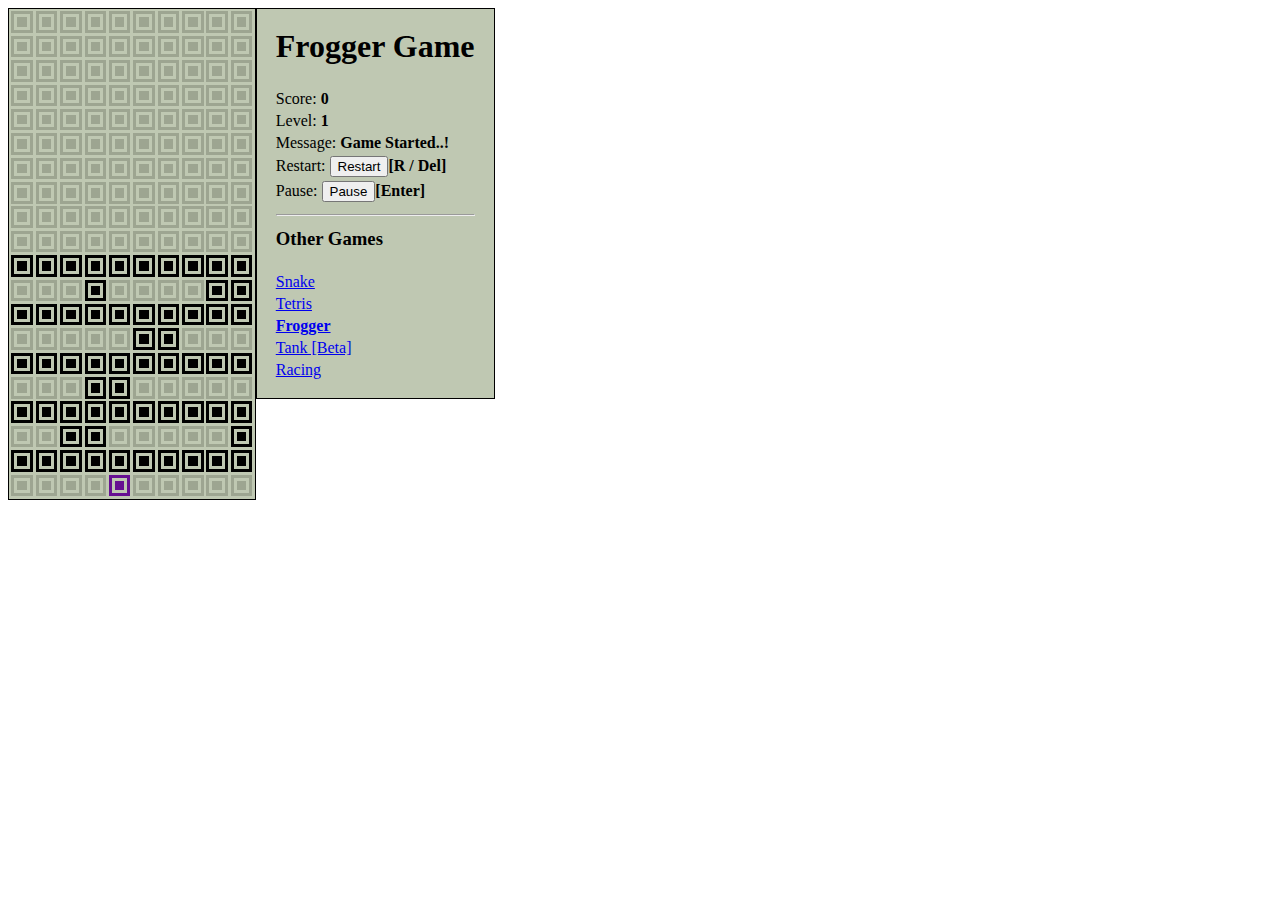
<file: frogger.html>
<html>
<head>
    <meta charset="utf-8">
    <meta name="viewport" content="width=device-width, initial-scale=1, shrink-to-fit=no">
    <link rel="stylesheet" href="./css/style.css">
    <script src="./js/script.js"></script>
</head>
<body>
    <div id="gamepanel"></div>
</body>
<script>

function setupFroggerGameScreen() {
    const containerDiv = document.createElement("div");
    const table = document.createElement("table");
    for (var yc = 0; yc < 11; yc++) {
        if (yc > 1) {
            const tr = document.createElement("tr");
            tr.id = `tr_for_level_${7-yc}`
            for (var xc = 0; xc < 10; xc++) {
                const td = document.createElement("td");
                const span = document.createElement("span");
                if (yc > 5) {
                    span.className = "active";
                }
                td.appendChild(span);
                tr.appendChild(td);
            }
            table.appendChild(tr);
        }
        const tr = document.createElement("tr");
        for (var xc = 0; xc < 10; xc++) {
            const td = document.createElement("td");
            const span = document.createElement("span");
            span.id = `pixel_${xc}_${yc}`;
            td.appendChild(span);
            tr.appendChild(td);
        }
        table.appendChild(tr);
    }
    containerDiv.appendChild(table);
    return containerDiv;
}

function setupFroggerGamePanel(name) {
    document.title = name + " | Bricks Game";
    const gamePanelDiv = document.getElementById("gamepanel");
    gamePanelDiv.appendChild(setupFroggerGameScreen());

    gamePanelDiv.appendChild(setupResultScreen(name));

    for (const audio of audios) {
        const srcTag = document.createElement("source");
        srcTag.src = audio.src;
        srcTag.type = "audio/ogg";
        const audioTag = document.createElement("audio");
        audioTag.id = audio.id;
        audioTag.appendChild(srcTag);
        document.body.appendChild(audioTag);
    }
}
setupFroggerGamePanel("Frogger");

var speed = null;
var score = 0;
var level = 1;
var timer = null;
var status = null;
var speeders = null;
var lineSlideIndex = 0;
var screen = null;
var hero = null;

var lines = [
    [1, 1, 1, 0, 0, 0, 0, 0], //5s*3i , 3i*5s
    [0, 1, 1, 1, 1, 0, 0, 0], //4s*4i , s*4i*3s
    [1, 1, 1, 0, 0, 0, 0, 1], //4s*4i , 3i*4s*i
    [0, 1, 1, 1, 1, 0, 0, 0], //4s*4i , s*4i*3s
    [1, 1, 0, 0, 0, 0, 1, 0, 0, 0, 1, 1, 0, 0, 0, 0], //4s*2i*3s*1i*4s*2i
    [0, 0, 0, 1, 1, 0, 0, 0, 0, 0, 1, 1, 1, 1, 1, 0], //5s*5i*4s*2i , 3s*2i*5s*5i*s
    [0, 0, 0, 0, 0, 1, 1, 0, 0, 0, 0, 0, 1, 1, 1, 1], //5s*4i*5s*2i , 5s*2i*5s*4i
    [1, 0, 0, 0, 0, 0, 1, 1, 0, 0, 0, 0, 0, 1, 1, 1]  //5s*4i*5s*2i , i*5s*2i*5s*3i
]

document.getElementById("restartbtn").onclick = reload;
document.getElementById("pausebtn").onclick = pause;
document.getElementById("resumebtn").onclick = resume;

function getHero() {
    return {x: 4, y: 10};
}

function refreshFullDisplay(hero, screen) {
    for (var yc = 0; yc < 11; yc++) {
        for (var xc = 0; xc < 10; xc++) {
            if (screen[`y_${yc}`][`x_${xc}`] == 1) {
                onPixel(xc, yc);
            } else {
                offPixel(xc, yc);
            }
        }
    }
    onFoodPixel(hero.x, hero.y);
}

function isGameOver(hero, screen) {
    if (screen[`y_${hero.y}`][`x_${hero.x}`] == 1) {
        document.getElementById("message").innerText = "Game Over..!";
        document.getElementById("gameover").play();
        status = "stop";
        clearInterval(timer);
        timer = null;
        return true;
    }
    return false;
}

function lineCreated(screen) {
    var count = 0;
    for (xc = 0; xc < 10; xc++) {
        count += screen[`y_0`][`x_${xc}`];
    }
    if (count == 10) {
        screen[`y_0`] = {x_0: 0, x_1: 0, x_2: 0, x_3: 0, x_4: 0, x_5: 0, x_6: 0, x_7: 0, x_8: 0, x_9: 0};
        for (xc = 0; xc < 10; xc++) {
            offPixel(xc, 0);
        }
        level++;
        document.getElementById("level").innerText = level;
        if (level <= 5) {
            var tr = document.getElementById(`tr_for_level_${level}`);
            var spans = tr.getElementsByTagName('span');
            for (var i = 0; i < spans.length; i++) {
                spans[i].className = "active";
            }
        } else if (speeders.length > 0) {
            speed = speed - speeders.shift();
            clearInterval(timer);
            timer = setInterval(move, speed);
        }
        return true;
    }
    return false;
}

function move() {
    for (yc = lines.length - 1; (yc >= 0 && yc > (4 - level)); yc--) {
        for (var xc = 9; xc >= 0; xc--) {
            screen[`y_${yc + 2}`][`x_${xc}`] = lines[yc][(9 - xc + lineSlideIndex) % lines[yc].length];
        }
    }
    if (isGameOver(hero, screen)) {
        return;
    }
    lineSlideIndex++;
    refreshFullDisplay(hero, screen);
}

function init() {
    speed = 1500;
    speeders = [400, 300, 200, 100];
    level = 1;
    score = 0;
    status = "start";
    lineSlideIndex = 0;
    screen = {
        y_0: {x_0: 0, x_1: 0, x_2: 0, x_3: 0, x_4: 0, x_5: 0, x_6: 0, x_7: 0, x_8: 0, x_9: 0},
        //y_0: {x_0: 1, x_1: 1, x_2: 1, x_3: 1, x_4: 0, x_5: 1, x_6: 1, x_7: 1, x_8: 1, x_9: 1},
        y_1: {x_0: 0, x_1: 0, x_2: 0, x_3: 0, x_4: 0, x_5: 0, x_6: 0, x_7: 0, x_8: 0, x_9: 0},
        y_2: {x_0: 0, x_1: 0, x_2: 0, x_3: 0, x_4: 0, x_5: 0, x_6: 0, x_7: 0, x_8: 0, x_9: 0},
        y_3: {x_0: 0, x_1: 0, x_2: 0, x_3: 0, x_4: 0, x_5: 0, x_6: 0, x_7: 0, x_8: 0, x_9: 0},
        y_4: {x_0: 0, x_1: 0, x_2: 0, x_3: 0, x_4: 0, x_5: 0, x_6: 0, x_7: 0, x_8: 0, x_9: 0},
        y_5: {x_0: 0, x_1: 0, x_2: 0, x_3: 0, x_4: 0, x_5: 0, x_6: 0, x_7: 0, x_8: 0, x_9: 0},
        y_6: {x_0: 0, x_1: 0, x_2: 0, x_3: 0, x_4: 0, x_5: 0, x_6: 0, x_7: 0, x_8: 0, x_9: 0},
        y_7: {x_0: 0, x_1: 0, x_2: 0, x_3: 0, x_4: 0, x_5: 0, x_6: 0, x_7: 0, x_8: 0, x_9: 0},
        y_8: {x_0: 0, x_1: 0, x_2: 0, x_3: 0, x_4: 0, x_5: 0, x_6: 0, x_7: 0, x_8: 0, x_9: 0},
        y_9: {x_0: 0, x_1: 0, x_2: 0, x_3: 0, x_4: 0, x_5: 0, x_6: 0, x_7: 0, x_8: 0, x_9: 0},
        y_10: {x_0: 0, x_1: 0, x_2: 0, x_3: 0, x_4: 0, x_5: 0, x_6: 0, x_7: 0, x_8: 0, x_9: 0},
    };
    for (var i = 5; i <= 5; i++) {
        var tr = document.getElementById(`tr_for_level_${i}`);
        var spans = tr.getElementsByTagName('span');
        for (var i = 0; i < spans.length; i++) {
            spans[i].className = "";
        }
    }
    document.getElementById("level").innerText = level;
    document.getElementById("score").innerText = score;
    document.getElementById("message").innerText = "Game Started..!";
    document.getElementById("pause").style = "";
    document.getElementById("resume").style = "display: none;";
    hero = getHero();
    refreshFullDisplay(hero, screen);
    if (timer == null) {
        timer = setInterval(move, speed);
    }
}

function pause() {
    if (status == "start") {
        status = "pause";
        clearInterval(timer);
        timer = null;
        document.getElementById("message").innerText = "Game Paused..!";
        document.getElementById("pause").style = "display: none;";
        document.getElementById("resume").style = "";
    }
}

function resume() {
    if (status == "pause") {
        status = "start";
        timer = setInterval(move, speed);
        document.getElementById("message").innerText = "Game Resumed..!";
        document.getElementById("pause").style = "";
        document.getElementById("resume").style = "display: none;";
    }
}


function moveUp() {
    if (status != "start" || hero == null || hero.y == 0 || ( hero.y == 1 && screen[`y_${hero.y - 1 }`][`x_${hero.x}`] == 1)) {
        return;
    }
    offPixel(hero.x, hero.y);
    hero.y = hero.y - 1;
    if (hero.y == 0) {
        screen[`y_0`][`x_${hero.x}`] = 1;
        onPixel(hero.x, hero.y);
        score++;
        document.getElementById("score").innerText = score;
        document.getElementById("rotate").play();
        hero = getHero();
    }
    if (lineCreated(screen)) {
        lineSlideIndex --;
        move();
        document.getElementById("speedup").play();
    }
    onFoodPixel(hero.x, hero.y);
    isGameOver(hero, screen);
}

function moveLeft() {
    if (status != "start" || hero == null || hero.x == 0) {
        return;
    }
    offPixel(hero.x, hero.y);
    hero.x = hero.x - 1;
    document.getElementById("move").play();
    onFoodPixel(hero.x, hero.y);
    isGameOver(hero, screen);
}

function moveRight() {
    if (status != "start" || hero == null || hero.x == 9) {
        return;
    }
    offPixel(hero.x, hero.y);
    hero.x = hero.x + 1;
    document.getElementById("move").play();
    onFoodPixel(hero.x, hero.y);
    isGameOver(hero, screen);
}

function moveDown() {
    if (status != "start" || hero == null || hero.y == 10) {
        return;
    }
    offPixel(hero.x, hero.y);
    hero.y = hero.y + 1;
    document.getElementById("move").play();
    onFoodPixel(hero.x, hero.y);
    isGameOver(hero, screen);
}

function reload() {
    init();
    move();
}

setupKeyUpListener(
    reload, // ReloadKey
    () => {
        if (status == "start") {
            pause();
        } else if (status == "pause") {
            resume();
        }
    }, // SpaceKey
    moveUp,
    moveDown,
    moveLeft,
    moveRight
)

init();
move();
</script>
</html>
</file>
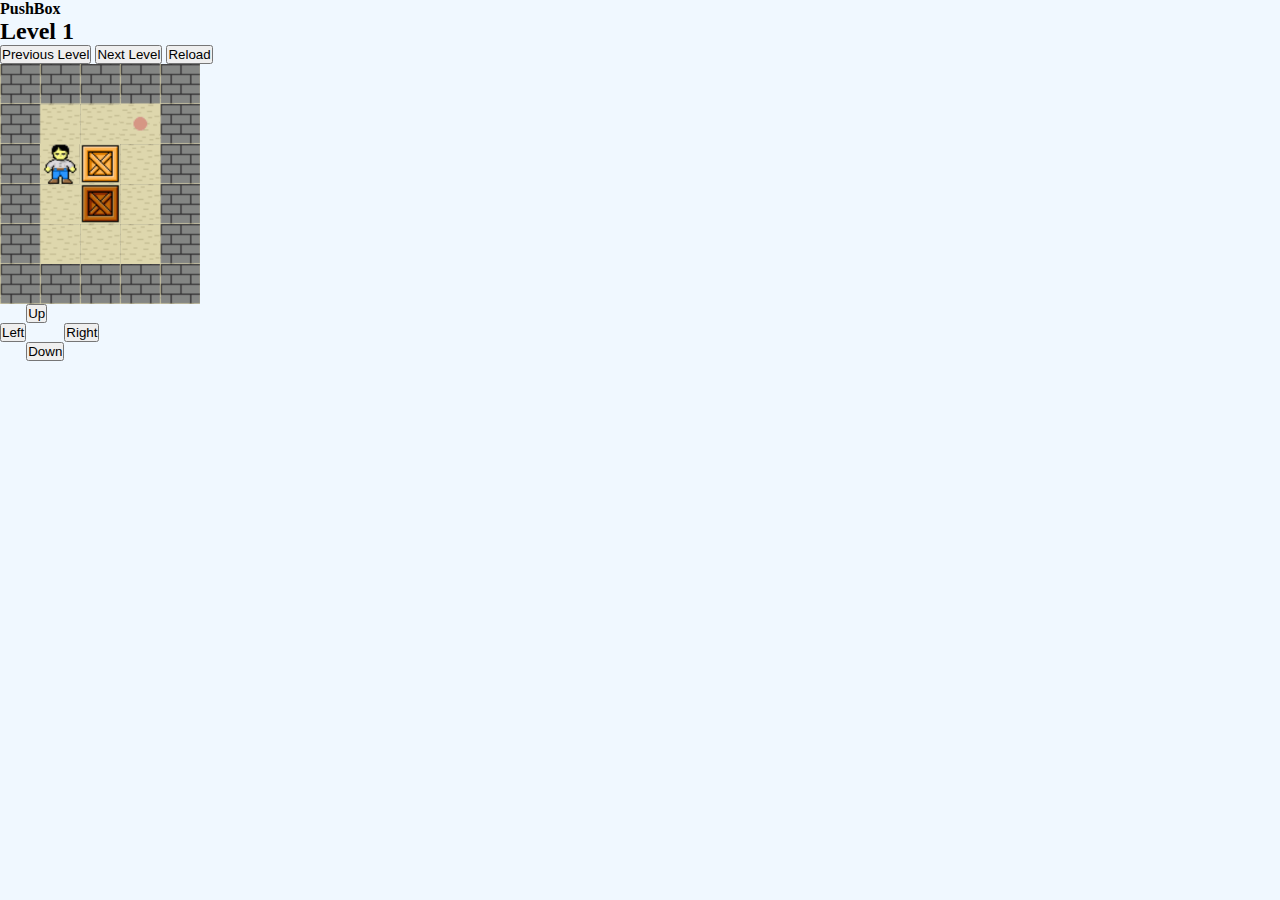
<file: pushbox.html>
<html>
    <head>
        <meta name="viewport" content="width=device-width, initial-scale=1.0">
        <style>
* {
    margin: 0;
    padding: 0;
    box-sizing: border-box;
}
body {
    background-color: aliceblue;
}
canvas {
    position: absolute;
    top: 50%;
    left: 50%;
    width: 50em;
    height: 50em;
    transform: translate(-50%, -50%);
    border: 5px solid black;
    max-width: 100%;
    max-height: 100%;
}
span {
    width: 2.5em;
    display: flex;
    height: 2.5em;
    background-position: center; /* Center the image */
    background-repeat: no-repeat; /* Do not repeat the image */
    background-size: cover; /* Resize the background image to cover the entire container */
}
table {
    border-collapse: collapse;
}
.hero {
    background-image: url('[data-uri]');
}
.wall {
    background-image: url('[data-uri]');
}
.man {
    background-image: url('[data-uri]');
}
.road {
    background-image: url('[data-uri]');
}
.space {
    background-image: url('[data-uri]');
}
.flag {
    background-image: url('[data-uri]');
}
.box {
    background-image: url('[data-uri]');
}
.done {
    background-image: url('[data-uri]');
}
        </style>
    </head>
    <body>
        <div>
            <h4>PushBox</h4>
            <h2>Level <text id="level">1</text></h2>
            <button onclick="init(-1)">Previous Level</button>
            <button onclick="init(1)">Next Level</button>
            <button onclick="init(0)">Reload</button>
        </div>
        <div id="canvas">

        </div>
        <div>
            <table>
                <tr>
                    <td></td>
                    <td><button onclick="move(0, -1)">Up</button></td>
                    <td></td>
                </tr>
                <tr>
                    <td><button onclick="move(-1, 0)">Left</button></td>
                    <td></td>
                    <td><button onclick="move(1, 0)">Right</button></td>
                </tr>
                <tr>
                    <td></td>
                    <td><button onclick="move(0, 1)">Down</button></td>
                    <td></td>
                </tr>
            </table>
        </div>
    </body>
    <script>
function getClassByPixel(pixel) {
    switch (pixel) {
        case "H": return "hero";
        case "M": return "man";
        case "R": return "road";
        case "W": return "wall";
        case "S": return "space";
        case "F": return "flag";
        case "B": return "box";
        case "D": return "done";
    }
    return "";
}

function getPixelAndDrawTable(list) {
    const canvasDiv = document.getElementById("canvas");
    const table = document.createElement("table");
    table.id = "gamepad";
    var heroPos = null;
    for (var c = 0 ; c< list.length; c ++) {
        var item = list[c];
        const tr = document.createElement("tr");
        for ( var e = 0; e < item.length; e++) {
            if (item[e] == "M" || item[e] == "H") {
                heroPos = {pos_x: e, pos_y: c};
            }
            const td = document.createElement("td");
            const span = document.createElement("span");
            span.id = `pixel_${e}_${c}`;
            span.className = getClassByPixel(item[e]);
            td.appendChild(span);
            tr.appendChild(td);
        }
        table.appendChild(tr);
    }
    canvasDiv.appendChild(table);
    return heroPos;
}

var level = 0;
var levels = [
    ["WWWWW", "WRRFW", "WMBRW", "WRDRW", "WRRRW", "WWWWW"],
    ["SSWWWSSS", "SSWFWSSS", "SSWRWWWW", "WWWBRBFW", "WFRBMWWW", "WWWWBWSS", "SSSWFWSS", "SSSWWWSS"],
    ["WWWWWSSSS", "WMRRWSSSS", "WRBBWSWWW", "WRBRWSWFW", "WWWRWWWFW", "SWWRRRRFW", "SWRRRWRRW", "SWRRRWWWW", "SWWWWWSSS"],
    ["WWWWWWW", "WRRDRRW", "WFRMRRW", "WWWRBWW", "SSWRRWS", "SSWWWWS"],
    ["SWWWWSSS", "SWMRWWWS", "SWRBRRWS", "WWWRWRWW", "WFWRWRRW", "WFBRRWRW", "WFRRRBRW", "WWWWWWWW"],
    ["WWWWWSSS", "WRFFWWWW", "WRBRRRRW", "WRRWBWRW", "WRMRFBRW", "WWWWWWWW"],
    ["SWWWWSSS", "WWRRWWWS", "WRRRRRWW", "WRRWBBMW", "WRRFRDFW", "WWWWWWWW"],
    ["SSWWWWSS", "WWWRRWWW", "WRFFRBFW", "WRRBBRMW", "WWWWRRRW", "SSSWWWWW"],
    ["SSWWWWSS", "WWWFRWSS", "WRFRRWWW", "WRRRBBRW", "WWRFRBMW", "SWWWWWWW"],
    ["WWWWWWW", "WRFRDRW", "WRRWRRW", "WMBDRRW", "WWRRRWW", "SWRRRWS", "SWWWWWS"],
    ["SWWWWWW", "WWRRFRW", "WRDRWRW", "WRFBRRW", "WRRWBWW", "WWRMRWS", "SWWWWWS"],
    ["WWWWWWW", "WRRFMRW", "WRWFWRW", "WRRRBRW", "WFBBRWW", "WRRWWWS", "WWWWSSS"],
    ["WWWWWSS", "WFRFWWW", "WFWBBRW", "WRRRMRW", "WRBWRRW", "WWRRRWW", "SWWWWWS"],
    ["WWWWWSS", "WFRRWSS", "WRWRWWW", "WRDBRRW", "WRRBFRW", "WRRMWWW", "WWWWWSS"],
    ["SSWWWWW", "SSWRRRW", "SSWRWFW", "WWWRRFW", "WMRBBRW", "WRRFBRW", "WWWWWWW"],
    ["WWWWWWS", "WRRRMWW", "WRRWRRW", "WFRRBRW", "WRBBWFW", "WWWRRFW", "SSWWWWW"],
    ["WWWWWWW", "WRRRRRW", "WFWWRFW", "WDRRBMW", "WRRWBRW", "WRRWRRW", "WWWWWWW"],
    ["SWWWWWWS", "SWRRRRWW", "WWFWWBRW", "WRFFBRRW", "WRRWBRRW", "WRRMRWWW", "WWWWWWSS"],
    ["WWWWWWWS", "WFRRMFWS", "WRRBWRWW", "WRWRBFRW", "WRRRBWRW", "WWWWRRRW", "SSSWWWWW"],
    ["WWWWWWWW", "WFRRRFRW", "WRWRWRRW", "WMBRRBFW", "WWWWWRBW", "SSSSWRRW", "SSSSWWWW"],
    ["SWWWWWSS", "SWRMRWWW", "WWRFRRRW", "WFRBFBRW", "WWBWRWWW", "SWRRRWSS", "SWWWWWSS"],
    ["SSWWWWWW", "SSWRFFRW", "SSWRRRRW", "SSWWRWWW", "SSSWRWSS", "SSSWRWSS", "WWWWRWSS", "WRRBRWWS", "WRWMBRWS", "WRRRWRWS", "WWWRRRWS", "SSWWWWWS", ""],
    ["SWWWWS", "WWRRWS", "WMRBWS", "WWBRWW", "WWRBRW", "WFBRRW", "WFFDFW", "WWWWWW"],
    ["SSWWWWWS", "WWWRRRWS", "WFMBRRWS", "WWWRBFWS", "WFWWBRWS", "WRWRFRWW", "WBRDBBFW", "WRRRFRRW", "WWWWWWWW"]
];

var heroPos = null;

function init(i) {
    level = (level + i + levels.length) % levels.length;
    document.getElementById("level").innerText = level + 1;

    const table = document.getElementById("gamepad");
    if (table != null) {
        table.remove();
    }
    heroPos = getPixelAndDrawTable(levels[level]);
}

function move(x, y) {
    var newPos = {pos_x: heroPos.pos_x + x, pos_y: heroPos.pos_y + y};
    var newSpan = document.getElementById(`pixel_${newPos.pos_x}_${newPos.pos_y}`);
    var oldClassOfNextSpan = newSpan.className;

    var oldSpan = document.getElementById(`pixel_${heroPos.pos_x}_${heroPos.pos_y}`);
    var oldClassOfOldSpan = oldSpan.className;

    if (oldClassOfNextSpan == "wall") {
        return;
    } else if (oldClassOfNextSpan == "road" || oldClassOfNextSpan == "flag") {
        oldSpan.className = (oldClassOfOldSpan == "man") ? "road" : "flag";
        newSpan.className = (oldClassOfNextSpan == "road") ? "man" : "hero";
    } else if (oldClassOfNextSpan == "box" || oldClassOfNextSpan == "done") {
        var behindBoxPos = {pos_x: heroPos.pos_x + 2 * x, pos_y: heroPos.pos_y + 2 * y};
        var behindBoxSpan = document.getElementById(`pixel_${behindBoxPos.pos_x}_${behindBoxPos.pos_y}`);
        var oldClassOfbehindBoxSpan = behindBoxSpan.className;
        if (oldClassOfbehindBoxSpan == "wall" || oldClassOfbehindBoxSpan == "box" || oldClassOfbehindBoxSpan == "done") {
            return;
        } else if (oldClassOfbehindBoxSpan == "road" || oldClassOfbehindBoxSpan == "flag") {
            behindBoxSpan.className = (oldClassOfbehindBoxSpan == "road") ? "box" : "done"; // check logic of completed box
            oldSpan.className = (oldClassOfOldSpan == "man") ? "road" : "flag";
            newSpan.className = (oldClassOfNextSpan == "box") ? "man" : "hero";
            if (oldClassOfbehindBoxSpan == "flag") {
                var elements = document.getElementsByClassName("box");
                if (elements.length == 0) {
                    setTimeout(() => {
                        if (confirm("Game completed!\ngo to next level?")) {
                            init(1);
                        }
                    }, 300);
                }
            }
        }
    }
    heroPos = newPos;
}

document.addEventListener('keyup', (e) => {
    if (e.code == 'Enter') {
        init(1);
    } else if ((e.code == 'ArrowUp' || e.code == 'KeyW')) {
        move(0, -1);
    } else if ((e.code == 'ArrowDown' || e.code == 'KeyS')) {
        move(0, 1);
    } else if ((e.code == 'ArrowLeft' || e.code == 'KeyA')) {
        move(-1, 0);
    } else if ((e.code == 'ArrowRight' || e.code == 'KeyD')) {
        move(1, 0);
    } else if ((e.code == 'Backspace')) {
        init(-1);
    }
});
init(0);
    </script>
</html>
</file>
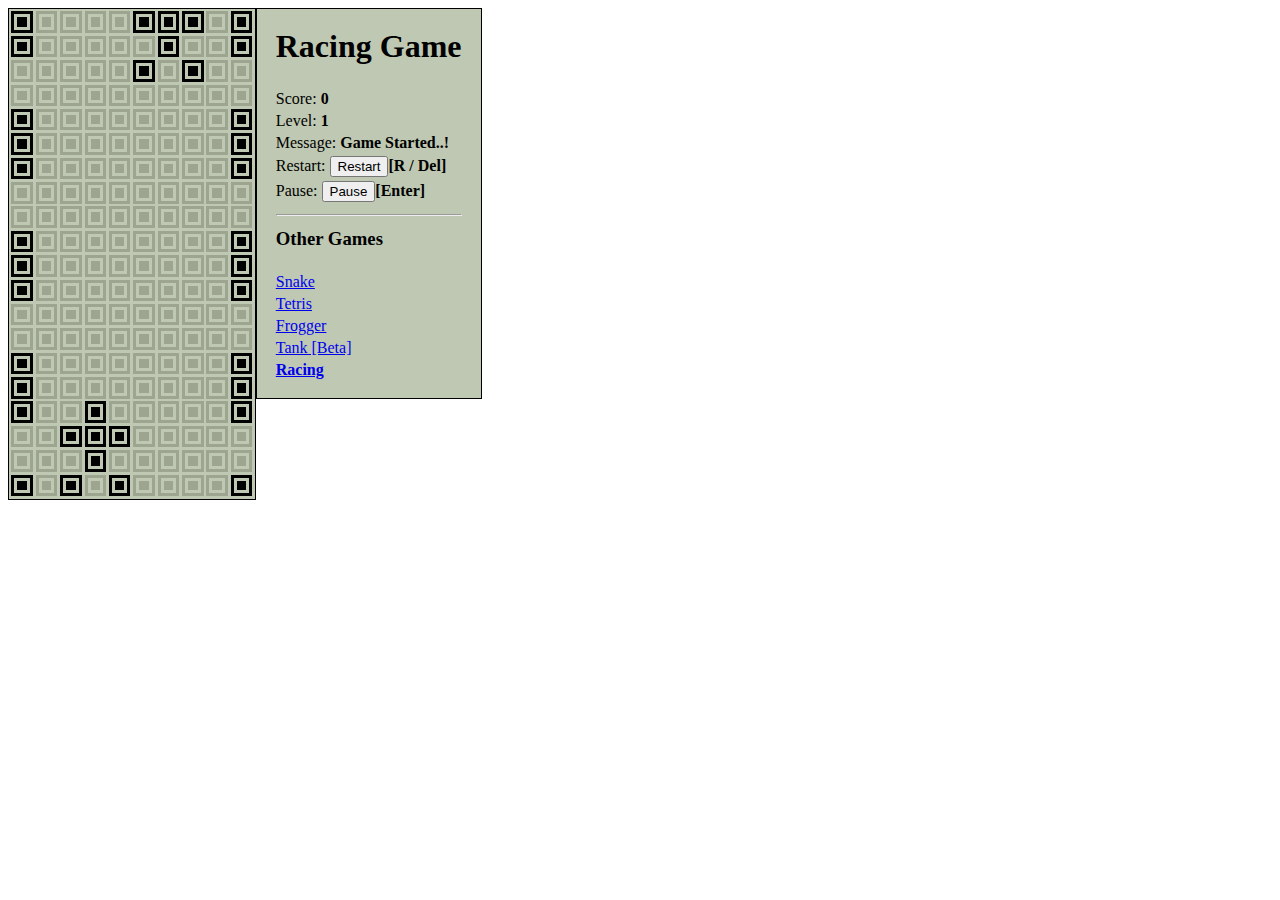
<file: racing.html>
<html>
<head>
    <meta charset="utf-8">
    <meta name="viewport" content="width=device-width, initial-scale=1, shrink-to-fit=no">
    <link rel="stylesheet" href="./css/style.css">
    <script src="./js/script.js"></script>
</head>
<body>
    <div id="gamepanel"></div>
</body>
<script>

setupGamePanel("Racing");

var speed = null;
var score = 0;
var level = 1;
var timer = null;
var status = null;
var roadWallPosition = 0;
var myCarLane = 0;
var longDownTimer = null;
var carDesign = [
    [1, 0],
    [0, 1], [1, 1], [2, 1],
    [1, 2],
    [0, 3], [2, 3],
];
var speeders = null;
var otherCars = null;
document.getElementById("restartbtn").onclick = init;
document.getElementById("pausebtn").onclick = pause;
document.getElementById("resumebtn").onclick = resume;


function turnMyCar(carLane) {
    for (c = 0 ; c < carDesign.length; c++) {
        var carPixel = carDesign[c]
        offPixel(2+carLane*3 + carPixel[0], 16 + carPixel[1]);
    }
    carLane = (carLane + 1) %2;
    for (c = 0 ; c < carDesign.length; c++) {
        var carPixel = carDesign[c]
        onPixel(2+carLane*3 + carPixel[0], 16 + carPixel[1]);
    }
    for (const otherCar of otherCars) {
        if (isGameOver(otherCar, carLane)) {
            return;
        }
    }
    return carLane;
}

function displayCar(x, y) {
    for (c = 0 ; c < carDesign.length; c++) {
        var carPixel = carDesign[c];
        if ((y - 1 + carPixel[1]) >= 0 && (y - 1 + carPixel[1]) < 20) {
            offPixel(2+x*3 + carPixel[0], y - 1 + carPixel[1]);
        }
    }
    for (c = 0 ; c < carDesign.length; c++) {
        var carPixel = carDesign[c];
        if ((y + carPixel[1]) >= 0 && (y + carPixel[1]) < 20) {
            onPixel(2+x*3 + carPixel[0], y + carPixel[1]);
        }
    }
}

function isGameOver(firstCar, secondCarLane) {
    if (firstCar.y > 12 && firstCar.y < 20 && firstCar.x == secondCarLane) {
        document.getElementById("message").innerText = "Game Over..!";
        document.getElementById("gameover").play();
        status = "stop";
        clearInterval(timer);
        timer = null;
        return true;
    }
    return false;
}

function init() {
    speed = 150;
    speeders = [40, 30, 20, 10, 10, 5];
    level = 1;
    score = 0;
    status = "start";
    roadWallPosition = 0;
    for (var xc = 0; xc < 10; xc++) {
        for (var yc = 0; yc < 20; yc++) {
            if ((xc == 0 || xc == 9) && yc%5 > -1 && yc%5 < 3) {
                onPixel(xc, yc);
            } else {
                offPixel(xc, yc);
            }
        }
    }
    otherCars = [
        {x: 1, y: -5}
    ]
    myCarLane = turnMyCar(1);
    document.getElementById("level").innerText = level;
    document.getElementById("score").innerText = score;
    document.getElementById("message").innerText = "Game Started..!";
    document.getElementById("pause").style = "";
    document.getElementById("resume").style = "display: none;";
    if (timer == null) {
        timer = setInterval(moveUp, speed);
    }
    if (longDownTimer != null) {
        clearInterval(longDownTimer);
        longDownTimer = null;
    }
}


function moveUp() {
    if (status != "start") {
        return;
    }
    for (c = 0 ; c < 5; c++) {
        offPixel(0, (c*5 + roadWallPosition)%20);
        offPixel(9, (c*5 + roadWallPosition)%20);
        onPixel(0, (c*5 + roadWallPosition + 3)%20);
        onPixel(9, (c*5 + roadWallPosition + 3)%20);
    }
    var addFirstCar = false;
    var removeFirstCar = false;
    for (const otherCar of otherCars) {
        otherCar.y ++;
        displayCar(otherCar.x, otherCar.y);
        if (isGameOver(otherCar, myCarLane)) {
            return;
        }
        if (otherCar.y >= 20) {
            removeFirstCar = true;
            score++;
            if (score % 5 == 0 && speeders.length > 0) {
                level++;
                document.getElementById("level").innerText = level;
                if (speeders.length > 0) {
                    speed = speed - speeders.shift();
                    clearInterval(timer);
                    timer = setInterval(moveUp, speed);
                }
            } 
            document.getElementById("score").innerText = score;
        }
        if (otherCar.y == 10) {
            addFirstCar = true;
        }
    }
    if (removeFirstCar) {
        otherCars.shift();
    }
    if (addFirstCar) {
        otherCars.push({x: Math.round(Math.random()), y: -5});
    }
    roadWallPosition ++;
}

function moveLeft() {
    if (status == "start") {
        if (myCarLane == 1) {
            myCarLane = turnMyCar(1);
            if (status == "start") {
                document.getElementById("move").play();
            }
        } else {
            document.getElementById("wrong").play();
        }
    }
}

function moveRight() {
    if (status == "start") {
        if (myCarLane == 0) {
            myCarLane = turnMyCar(0);
            if (status == "start") {
                document.getElementById("move").play();
            }
        } else {
            document.getElementById("wrong").play();
        }
    }
}

function moveDown() {}

function pause() {
    if (status == "start") {
        status = "pause";
        clearInterval(timer);
        timer = null;
        document.getElementById("message").innerText = "Game Paused..!";
        document.getElementById("pause").style = "display: none;";
        document.getElementById("resume").style = "";
        document.getElementById("point").play();
    }
}

function resume() {
    if (status == "pause") {
        status = "start";
        timer = setInterval(moveUp, speed);
        document.getElementById("message").innerText = "Game Resumed..!";
        document.getElementById("pause").style = "";
        document.getElementById("resume").style = "display: none;";
        document.getElementById("point").play();
    }
}

setupKeyUpListener(
    init, // ReloadKey
    () => {
        if (status == "start") {
            pause();
        } else if (status == "pause") {
            resume();
        }
    }, // SpaceKey
    () => {
        if (longDownTimer != null) {
            clearInterval(longDownTimer);
            longDownTimer = null;
        }
    }, // UpKey
    moveDown,
    moveLeft,
    moveRight
)

document.addEventListener('keydown', (e) => {
    if ((e.code == 'ArrowUp' || e.code == 'KeyW')) {
        if (longDownTimer == null) {
            longDownTimer = setInterval(() => {
                moveUp();
                document.getElementById("speedup").play();
            }, speed / 4);
        }
    }
});

init();

</script>
</html>
</file>
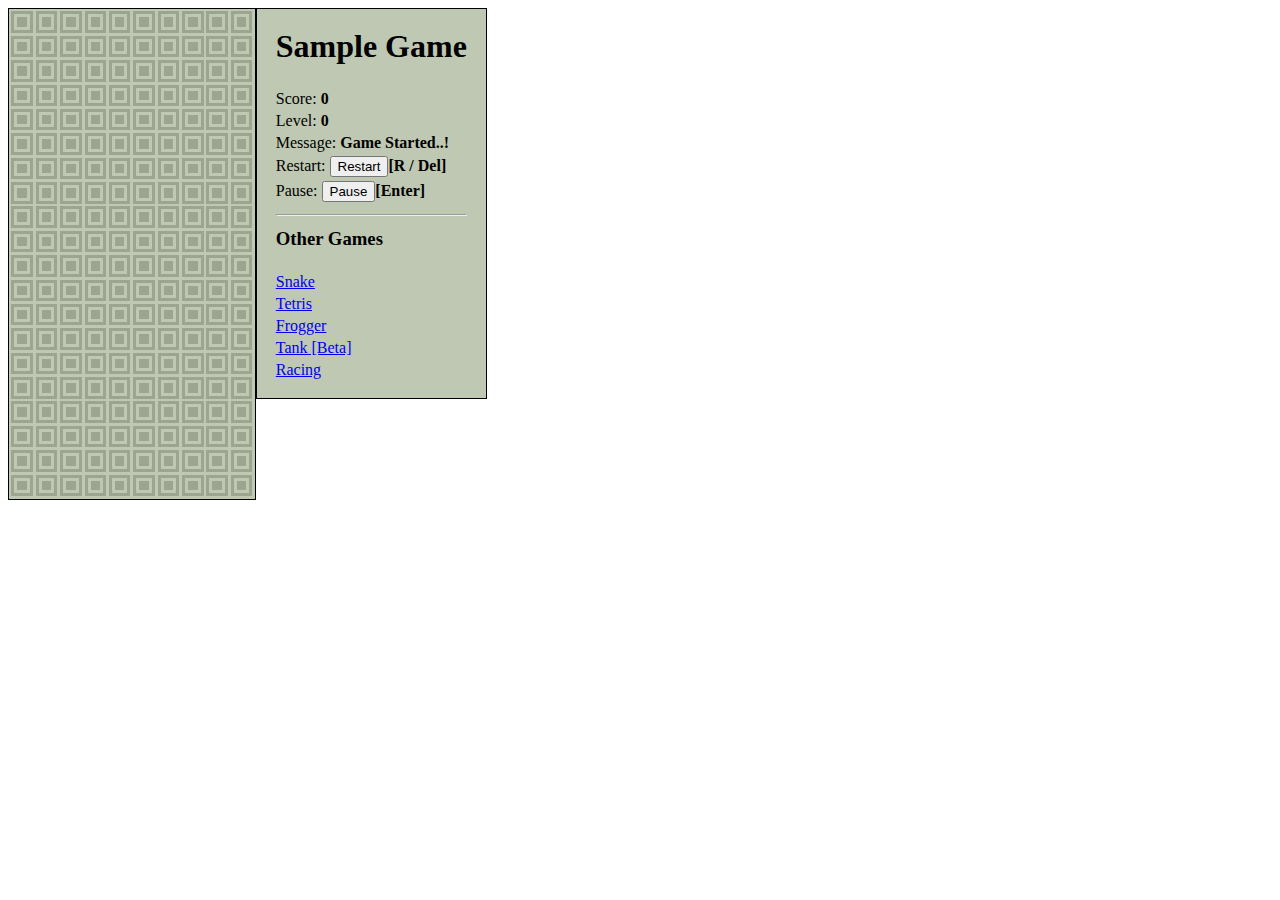
<file: sample.html>
<html>
<head>
    <meta charset="utf-8">
    <meta name="viewport" content="width=device-width, initial-scale=1, shrink-to-fit=no">
    <link rel="stylesheet" href="./css/style.css">
    <script src="./js/script.js"></script>
</head>
<body>
    <div id="gamepanel"></div>
</body>
<script>

setupGamePanel("Sample");

var speed = null;
var score = 0;
var level = 1;
var timer = null;
var status = null;
var speeders = [40, 30, 20, 10, 10, 5];

document.getElementById("restartbtn").onclick = init;
document.getElementById("pausebtn").onclick = pause;
document.getElementById("resumebtn").onclick = resume;

function move() {
    console.log("move");
}

function init() {
    speed = 300;
    level = 0;
    score = 0;
    status = "start";
    document.getElementById("level").innerText = level;
    document.getElementById("score").innerText = score;
    document.getElementById("message").innerText = "Game Started..!";
    document.getElementById("pause").style = "";
    document.getElementById("resume").style = "display: none;";
    if (timer == null) {
        timer = setInterval(move, speed);
    }
}

function pause() {
    if (status == "start") {
        status = "pause";
        clearInterval(timer);
        timer = null;
        document.getElementById("message").innerText = "Game Paused..!";
        document.getElementById("pause").style = "display: none;";
        document.getElementById("resume").style = "";
    }
}

function resume() {
    if (status == "pause") {
        status = "start";
        timer = setInterval(move, speed);
        document.getElementById("message").innerText = "Game Resumed..!";
        document.getElementById("pause").style = "";
        document.getElementById("resume").style = "display: none;";
    }
}


function moveUp() {
    console.log("up");
}

function moveLeft() {
    console.log("left");
}

function moveRight() {
    console.log("right");
}

function moveDown() {
    console.log("down");
    document.getElementById("level").innerText = level;
    speed = speed - speeders.shift();
    console.log("138 level", level, ", speed", speed);
    clearInterval(timer);
    timer = setInterval(moveUp, speed);
}

setupKeyUpListener(
    init, // ReloadKey
    () => {
        if (status == "start") {
            pause();
        } else if (status == "pause") {
            resume();
        }
    }, // SpaceKey
    moveUp,
    moveDown,
    moveLeft,
    moveRight
)

init();

</script>
</html>
</file>
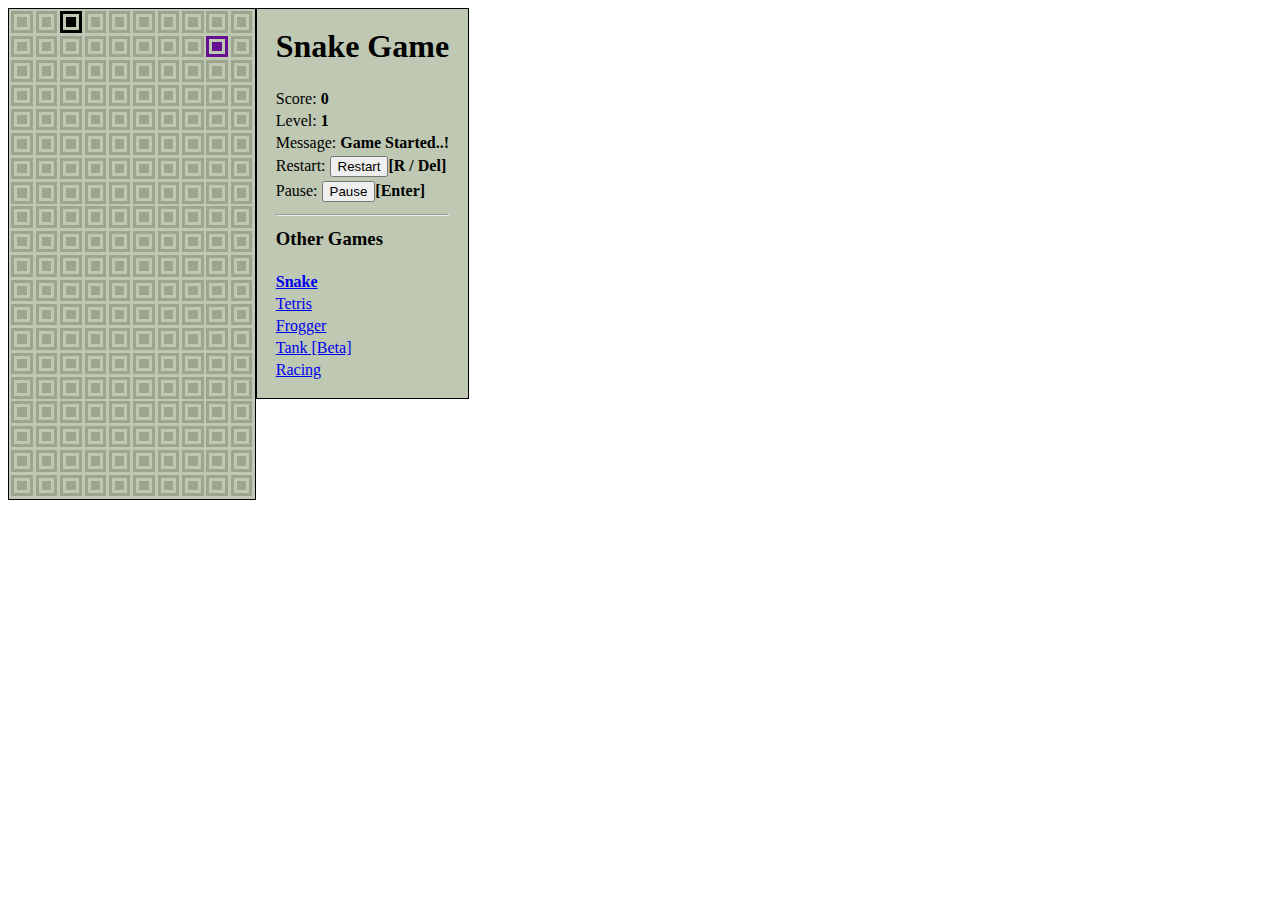
<file: snake.html>
<html>
<head>
    <meta charset="utf-8">
    <meta name="viewport" content="width=device-width, initial-scale=1, shrink-to-fit=no">
    <link rel="stylesheet" href="./css/style.css">
    <script src="./js/script.js"></script>
</head>
<body>
    <div id="gamepanel"></div>
</body>
<script>

setupGamePanel("Snake");

function isTouchedSnakeBody(x, y, snakeBody) {
    for (var i = 0; i < snakeBody.length -1; i++) {
        if (snakeBody[i].x == x && snakeBody[i].y == y) {
            return true;
        }
    }
    return false;
}

function generateNewFood(snakeBody) {
    if (availableCords == null) {
        availableCords = [];
        for (var xc = 0; xc < 10; xc++) {
            for (var yc = 0; yc < 20; yc++) {
                availableCords.push({ x: xc, y: yc });
            }
        }
        availableCords.sort(() => Math.random() - 0.5 );
    }
    while (availableCords.length > 1) {
        var cord = availableCords.shift();
        if (!isTouchedSnakeBody(cord.x, cord.y, snakeBody)) {
            return cord
        } else {
            availableCords.push(cord);
        }
    }
    return null;
}

var speed = null;
var snake = null;
var direction = null;
var keyCode = null
var score = 0;
var level = 1;
var food = null;
var timer = null;
var status = null;
var availableCords = null;
var speeders = null;

document.getElementById("restartbtn").onclick = init;
document.getElementById("pausebtn").onclick = pause;
document.getElementById("resumebtn").onclick = resume;

function move() {
    direction = keyCode;
    var oldHead = snake[0];
    var newHead = {};
    if (direction == "up") {
        newHead = { x: oldHead.x, y: (oldHead.y - 1 + 20 ) % 20 }
    } else if (direction == "down") {
        newHead = { x: oldHead.x, y: (oldHead.y + 1 + 20 ) % 20 }
    } else if (direction == "left") {
        newHead = { x: (oldHead.x - 1 + 10 ) % 10, y: oldHead.y }
    } else if (direction == "right") {
        newHead = { x: (oldHead.x + 1 + 10 ) % 10, y: oldHead.y }
    }
    if (isTouchedSnakeBody(newHead.x, newHead.y, snake)) {
        document.getElementById("message").innerText = "Game Over..!";
        status = "stop";
        clearInterval(timer);
        timer = null;
        document.getElementById("gameover").play();
        return;
    }
    if (newHead.x == food.x && newHead.y == food.y) {
        score += 1;
        document.getElementById("rotate").play();
        if (score % 5 == 0 && speeders.length > 0) {
            level++;
            document.getElementById("level").innerText = level;
            if (speeders.length > 0) {
                speed = speed - speeders.shift();
                clearInterval(timer);
                timer = setInterval(move, speed);
            }
        }
        document.getElementById("score").innerText = score;
        food = generateNewFood(snake);
        if (food == null || score >= 194) {
            document.getElementById("message").innerText = "You Won..!";
            status = "stop";
            clearInterval(timer);
            timer = null;
            return;
        }
        console.debug(food)
    } else {
        var last = snake.pop()
        offPixel(last.x, last.y);
    }
    console.debug(`pixel_${newHead.x}_${newHead.y}`, newHead);
    onPixel(newHead.x, newHead.y);
    onFoodPixel(food.x, food.y);
    snake.unshift(newHead);
}

function init() {
    snake = [{
        x: 0,
        y: 0
    }];
    speed = 300;
    speeders = [40, 30, 20, 10, 10, 5];
    direction = "right";
    keyCode = "right";
    status = "start";
    score = 0;
    level = 1;
    food = generateNewFood(snake);
    for (var xc = 0; xc < 10; xc++) {
        for (var yc = 0; yc < 20; yc++) {
            offPixel(xc, yc);
        }
    }
    document.getElementById("level").innerText = level;
    document.getElementById("score").innerText = score;
    onPixel(0, 0);
    onFoodPixel(food.x, food.y);
    document.getElementById("message").innerText = "Game Started..!";
    document.getElementById("pause").style = "";
    document.getElementById("resume").style = "display: none;";
    if (timer == null) {
        timer = setInterval(move, speed);
    }
}

function pause() {
    if (status == "start") {
        status = "pause";
        clearInterval(timer);
        timer = null;
        document.getElementById("message").innerText = "Game Paused..!";
        document.getElementById("pause").style = "display: none;";
        document.getElementById("resume").style = "";
        document.getElementById("point").play();
    }
}

function resume() {
    if (status == "pause") {
        status = "start";
        timer = setInterval(move, speed);
        document.getElementById("message").innerText = "Game Resumed..!";
        document.getElementById("pause").style = "";
        document.getElementById("resume").style = "display: none;";
        document.getElementById("point").play();
    }
}

setupKeyUpListener(
    init, // ReloadKey
    () => {
        if (status == "start") {
            pause();
        } else if (status == "pause") {
            resume();
        }
    }, // SpaceKey
    () => {
        if (direction != "down") {
            keyCode = "up";
        }
    }, // UpKey
    () => {
        if (direction != "up") {
            keyCode = "down";
        }
    }, // DownKey
    () => {
        if (direction != "right") {
            keyCode = "left";
        }
    }, // LeftKey
    () => {
        if (direction != "left") {
            keyCode = "right";
        }
    } // RightKey
)

init();

</script>
</html>
</file>
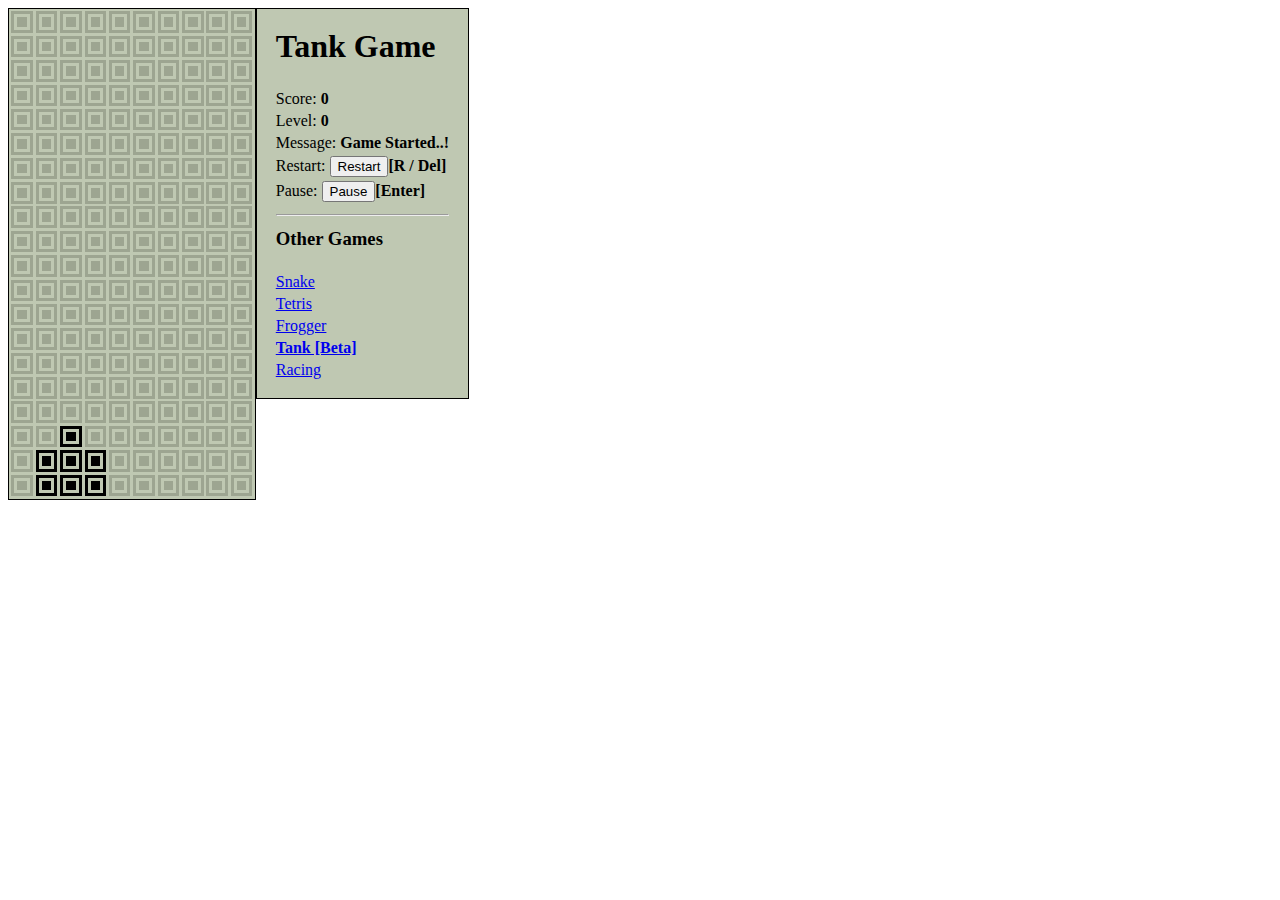
<file: tank.html>
<html>
<head>
    <meta charset="utf-8">
    <meta name="viewport" content="width=device-width, initial-scale=1, shrink-to-fit=no">
    <link rel="stylesheet" href="./css/style.css">
    <script src="./js/script.js"></script>
</head>
<body>
    <div id="gamepanel"></div>
</body>
<script>
/*
document.getElementById("level").innerText = level;
speed = speed - speeders.shift();
console.log("138 level", level, ", speed", speed);
clearInterval(timer);
timer = setInterval(moveUp, speed);
*/

function refreshFullDisplay() {
    for (var yc = 0; yc < 20; yc++) {
        for (var xc = 0; xc < 10; xc++) {
            offPixel(xc, yc);
        }
    }
}

var Bullet = (function () { //2sec me 20 pixel
    function Bullet(pos_x, pos_y, direction) {
        this.pos_x = pos_x;
        this.pos_y = pos_y;
        this.direction = direction;
    }
    Bullet.prototype.moveForward = function () {
        if (this.direction == "up") {
            this.pos_y--;
        } else if (this.direction == "down") {
            this.pos_y++;
        } else if (this.direction == "left") {
            this.pos_x--;
        } else if (this.direction == "right") {
            this.pos_x++;
        }
        return this;
    };

    Bullet.prototype.appear = function () {
        if (this.isValid()) {
            onPixel(this.pos_x, this.pos_y);
        }
    }

    Bullet.prototype.disappear = function () {
        if (this.isValid()) {
            offPixel(this.pos_x, this.pos_y);
        }
    }

    Bullet.prototype.isValid = function () {
        if (this.pos_x < 0 || this.pos_x > 9 || this.pos_y < 0 || this.pos_y > 19) {
            return false;
        }
        return true;
    }

    Bullet.prototype.off = function () {
        this.pos_x = -1;
        this.pos_y = -1;
    };
    return Bullet;
}());

var Tank = (function () { // 3 sec me 5 pixel
    function Tank(pos_x, pos_y, is_enemy, direction) {
        this.pos_x = pos_x;
        this.pos_y = pos_y;
        this.is_enemy = is_enemy;
        this.direction = direction;
    }

    Tank.prototype.move = function (dir) {/*
        if ( (dir == "up" && this.direction == "down") || 
            (dir == "down" && this.direction == "up") ||
            (dir == "left" && this.direction == "right") ||
            (dir == "right" && this.direction == "left")) {
            return this;
        }*/
        var cords = this.getCordinates();
        
        if (dir == "up" && this.direction == "up") {
            if (this.pos_y == 1) {
                return this;
            }
            this.pos_y--;
        } else if (dir == "down" && this.direction == "down") {
            if (this.pos_y == 18) {
                return this;
            }
            this.pos_y++;
        } else if (dir == "left" && this.direction == "left") {
            if (this.pos_x == 1) {
                return this;
            }
            this.pos_x--;
        } else if (dir == "right" && this.direction == "right") {
            if (this.pos_x == 8) {
                return this;
            }
            this.pos_x++;
        }
        this.direction = dir;
        console.log("this.pos_x: ", this.pos_x, ", this.pos_y: ", this.pos_y);
        for (var cord of cords) {
            offPixel(cord.x, cord.y);
        }
        cords = this.getCordinates();
        for (var cord of cords) {
            onPixel(cord.x, cord.y);
        }
        return this;

    }
    Tank.prototype.getCordinates = function () {
        var cords = [];
        if (this.direction == "up") {
            cords.push({x: this.pos_x, y: this.pos_y - 1});
            cords.push({x: this.pos_x - 1, y: this.pos_y + 1});
            cords.push({x: this.pos_x + 1, y: this.pos_y + 1});
            if (!this.is_enemy) {
                cords.push({x: this.pos_x, y: this.pos_y + 1});
            }
        } else if (this.direction == "down") {
            cords.push({x: this.pos_x, y: this.pos_y + 1});
            cords.push({x: this.pos_x - 1, y: this.pos_y - 1});
            cords.push({x: this.pos_x + 1, y: this.pos_y - 1});
            if (!this.is_enemy) {
                cords.push({x: this.pos_x, y: this.pos_y - 1});
            }
        } else if (this.direction == "left") {
            cords.push({x: this.pos_x - 1, y: this.pos_y});
            cords.push({x: this.pos_x + 1, y: this.pos_y - 1});
            cords.push({x: this.pos_x + 1, y: this.pos_y + 1});
            if (!this.is_enemy) {
                cords.push({x: this.pos_x + 1, y: this.pos_y});
            }
        } else if (this.direction == "right") {
            cords.push({x: this.pos_x + 1, y: this.pos_y});
            cords.push({x: this.pos_x - 1, y: this.pos_y - 1});
            cords.push({x: this.pos_x - 1, y: this.pos_y + 1});
            if (!this.is_enemy) {
                cords.push({x: this.pos_x - 1, y: this.pos_y});
            }
        }
        if (this.direction == "up" || this.direction == "down") {
            cords.push({x: this.pos_x - 1, y: this.pos_y});
            cords.push({x: this.pos_x + 1, y: this.pos_y});
        } else if (this.direction == "left" || this.direction == "right") {
            cords.push({x: this.pos_x, y: this.pos_y - 1});
            cords.push({x: this.pos_x, y: this.pos_y + 1});
        }
        cords.push({x: this.pos_x, y: this.pos_y});
       return cords;
    };

    Tank.prototype.getBullet = function () {
        var bullet = null;
        if (this.direction == "up") {
            bullet = new Bullet(this.pos_x, this.pos_y - 2, this.direction);
        } else if (this.direction == "down") {
            bullet = new Bullet(this.pos_x, this.pos_y + 2, this.direction);
        } else if (this.direction == "left") {
            bullet = new Bullet(this.pos_x - 2, this.pos_y, this.direction);
        } else if (this.direction == "right") {
            bullet = new Bullet(this.pos_x + 2, this.pos_y, this.direction);
        }
        if (bullet.pos_x < 0 || bullet.pos_x > 9 || bullet.pos_y < 0 || bullet.pos_y > 19) {
            return null;
        }
        return bullet;
    };

    Tank.prototype.appear = function () {
        var cords = this.getCordinates();
        for (var cord of cords) {
            onPixel(cord.x, cord.y);
        }
    }

    Tank.prototype.disappear = function () {
        var cords = this.getCordinates();
        for (var cord of cords) {
            offPixel(cord.x, cord.y);
        }
    }

    Tank.prototype.hitByBullet = function (bullet) {
        var cords = this.getCordinates();
        for (var cord of cords) {
            if (bullet.pos_x == cord.x && bullet.pos_y == cord.y) {
                return true;
            }
        }
        return false;
    }
    return Tank;
}());


setupGamePanel("Tank");

var speed = null;
var bulletSpeed = null;
var score = 0;
var level = 1;
var timer = null;
var bulletTimer = null;
var status = null;
var speeders = [40, 30, 20, 10, 10, 5];
var hero = null;
var enemies = null;
var bullets = null;
var allowFireBullet = null;

document.getElementById("restartbtn").onclick = init;
document.getElementById("pausebtn").onclick = pause;
document.getElementById("resumebtn").onclick = resume;
var ranges = {
    upLeft: {min_x: 0 , max_x: 4, min_y: 0, max_y: 9, x: 1, y: 1, direction: "down"},
    upRight: {min_x: 5, max_x: 9, min_y: 0, max_y: 9, x: 8, y: 1, direction: "left"},
    downLeft: {min_x: 0, max_x: 4, min_y: 10, max_y: 19, x: 1, y: 18, direction: "right"},
    downRight: {min_x: 5, max_x: 9, min_y: 10, max_y: 19, x: 8, y: 18, direction: "up"}
};

function move() {
    console.log("move");
    for (var enemy of enemies) {
        var xDiff = Math.abs(enemy.pos_x - hero.pos_x)
        var yDiff = Math.abs(enemy.pos_y - hero.pos_y)
        if (xDiff < 2) {
            if (enemy.pos_y > hero.pos_y) {
                enemy.move("up");
            } else {
                enemy.move("down");
            }
            var bullet = enemy.getBullet();
            if (bullet) {
                bullet.appear();
                bullets.push(bullet);
            }
        } else if (yDiff < 2) {
            if (enemy.pos_x > hero.pos_x) {
                enemy.move("left");
            } else {
                enemy.move("right");
            }
            var bullet = enemy.getBullet();
            if (bullet) {
                bullet.appear();
                bullets.push(bullet);
            }
        } else if (xDiff > yDiff) {
            if (enemy.pos_y > hero.pos_y) {
                enemy.move("up");
            } else {
                enemy.move("down");
            }
        } else if (xDiff < yDiff) {
            if (enemy.pos_x > hero.pos_x) {
                enemy.move("left");
            } else {
                enemy.move("right");
            }
        }
    }
    if (enemies.length < 4) {
        var availableSite = {upLeft: 1, upRight: 1, downLeft: 1, downRight: 1};
        for (const [area, range] of Object.entries(ranges)) {
            if (hero.pos_x >= range.min_x && hero.pos_x <= range.max_x && hero.pos_y >= range.min_y && hero.pos_y <= range.max_y) {
                availableSite[area] = 0;
            }
            for (const enemy of enemies) {
                if (enemy.pos_x >= range.min_x && enemy.pos_x <= range.max_x && enemy.pos_y >= range.min_y && enemy.pos_y <= range.max_y) {
                    availableSite[area] = 0;
                }
            }
        }
        for (const [area, value] of Object.entries(availableSite)) {
            var range = ranges[area];
            if (value == 1) {
                var enemy = new Tank(range.x, range.y, true, range.direction);
                enemy.appear();
                enemies.push(enemy);
                return;
            }
        }
    }
}

function init() {
    speed = 3000;
    bulletSpeed = 100;
    level = 0;
    score = 0;
    status = "start";
    document.getElementById("level").innerText = level;
    document.getElementById("score").innerText = score;
    document.getElementById("message").innerText = "Game Started..!";
    document.getElementById("pause").style = "";
    document.getElementById("resume").style = "display: none;";
    refreshFullDisplay();
    allowFireBullet = true;
    hero = new Tank(2, 18, false, "up");
    enemies = [];
    bullets = [];
    if (timer == null) {
        timer = setInterval(move, speed);
    }
    if (bulletTimer == null) {
        bulletTimer = setInterval(moveBullets, bulletSpeed);
    }
    hero.appear();
    setTimeout(move, speed / 3);
}

function moveBullets() {
    console.log("bullets: ", bullets)
    for (var c = 0; c < bullets.length; c++) {
        bullet = bullets.shift();
        if (bullet == null) {
            continue;
        }
        console.log("bullet: ", JSON.stringify(bullet), ", bullet.isValid(): ", bullet.isValid())
        bullet.disappear();
        bullet.moveForward();
        if (!bullet.isValid()) {
            continue;
        }
        if (hero.hitByBullet(bullet)) {
            gameOver();
            return;
        }
        for (var index in enemies) {
            var enemy = enemies[index];
            if (enemy.hitByBullet(bullet)) {
                enemies.splice(index, 1);
                enemy.disappear();
                bullet.off();
                score ++;
                document.getElementById("score").innerText = score;
                break;
            }
        }
        for (var c=0; c < bullets.length; c++) {
            var oppBullet = bullets[c];
            if (bullet.pos_x == oppBullet.pos_x && bullet.pos_y == oppBullet.pos_y && bullet.direction != oppBullet.direction) {
                oppBullet.disappear();
                oppBullet.off();
                bullet.off();
                break;
            }
        }
        bullet.appear();
        if (bullet != null && bullet.isValid()) {
            bullets.push(bullet);
        }
    }
}

function fireShots() {
    if (status == 'start' && hero != null && allowFireBullet) {
        allowFireBullet = false;
        var bullet = hero.getBullet();
        for (var c=0; c < bullets.length; c++) {
            var oppBullet = bullets[c];
            console.log("bullet: ", JSON.stringify(bullet), ", oppBullet: ", oppBullet)
            if (bullet.pos_x == oppBullet.pos_x && bullet.pos_y == oppBullet.pos_y && bullet.direction == oppBullet.direction) {
                bullet.off();
                break;
            }
        }
        if (bullet != null && bullet.isValid()) {
            bullets.push(bullet);
            setTimeout(() => allowFireBullet = true, 300);
        } else {
            allowFireBullet = true;
        }
    }
}

function pause() {
    if (status == "start") {
        status = "pause";
        clearInterval(timer);
        timer = null;
        clearInterval(bulletTimer);
        bulletTimer = null;
        document.getElementById("message").innerText = "Game Paused..!";
        document.getElementById("pause").style = "display: none;";
        document.getElementById("resume").style = "";
    }
}

function resume() {
    if (status == "pause") {
        status = "start";
        if (timer == null) {
            timer = setInterval(move, speed);
        }
        if (bulletTimer == null) {
            bulletTimer = setInterval(moveBullets, bulletSpeed);
        }
        document.getElementById("message").innerText = "Game Resumed..!";
        document.getElementById("pause").style = "";
        document.getElementById("resume").style = "display: none;";
    }
}

function gameOver() {
    document.getElementById("message").innerText = "Game Over..!";
    status = "stop";
    clearInterval(bulletTimer);
    bulletTimer = null;
    clearInterval(timer);
    timer = null;
    //document.getElementById("gameover").play();
}

function moveUp() {
    if (status != "start" || hero == null) {
        return;
    }
    hero.move("up");
}

function moveLeft() {
    if (status != "start" || hero == null) {
        return;
    }
    hero.move("left");
}

function moveRight() {
    if (status != "start" || hero == null) {
        return;
    }
    hero.move("right");
}

function moveDown() {
    if (status != "start" || hero == null) {
        return;
    }
    hero.move("down");
}

setupKeyUpListener(
    init, // ReloadKey
    () => {
        if (status == "start") {
            pause();
        } else if (status == "pause") {
            resume();
        }
    }, // SpaceKey
    moveUp,
    moveDown,
    moveLeft,
    moveRight
)

init();

document.addEventListener('keyup', (e) => {
    if (e.code == 'Space') {
        fireShots();
    }
});
</script>
</html>
</file>
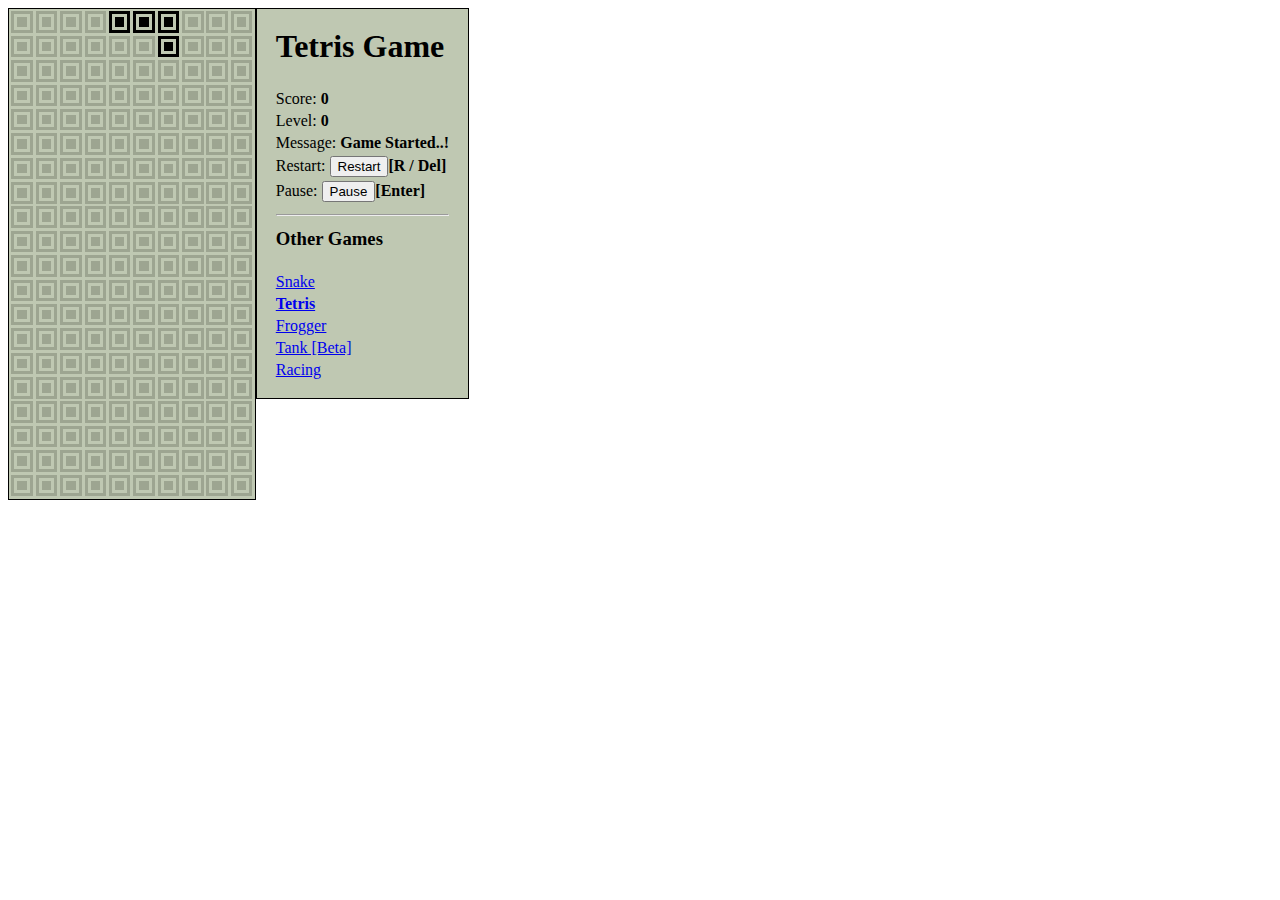
<file: tetris.html>
<html>
<head>
    <meta charset="utf-8">
    <meta name="viewport" content="width=device-width, initial-scale=1, shrink-to-fit=no">
    <link rel="stylesheet" href="./css/style.css">
    <script src="./js/script.js"></script>
</head>
<body>
    <div id="gamepanel"></div>
</body>
<script>

setupGamePanel("Tetris");

var speed = null;
var score = 0;
var level = 1;
var timer = null;
var longDownTimer = null;
var status = null;
var object = null;
var screen = null;
var itemBoxs = [];
var matrix = [
    [[3, 0], [3, 1], [3, 2], [3, 3]],
    [[2, 0], [2, 1], [2, 2], [2, 3]],
    [[1, 0], [1, 1], [1, 2], [1, 3]],
    [[0, 0], [0, 1], [0, 2], [0, 3]]
];
var speeders = null;

document.getElementById("restartbtn").onclick = init;
document.getElementById("pausebtn").onclick = pause;
document.getElementById("resumebtn").onclick = resume;

function getObject() {
    if (itemBoxs.length == 0) {
        for (var i = 0; i < 21; i++) {
            itemBoxs.push(i % 7);
        }
        itemBoxs.sort(() => Math.random() - 0.5 );
    }
    switch (itemBoxs.shift()) {
    case 0: return {x:3, y:0, cordinates:[{x:4, y:0}, {x:4, y:1}, {x:4, y:2}, {x:4, y:3}]}; //  |
    case 1: return {x:3, y:-1, cordinates:[{x:4, y:1}, {x:5, y:1}, {x:4, y:0}, {x:5, y:0}]}; // ::
    case 2: return {x:4, y:-1, cordinates:[{x:5, y:2}, {x:5, y:1}, {x:5, y:0}, {x:6, y:1}]}; // .:.
    case 3: return {x:3, y:-1, cordinates:[{x:3, y:1}, {x:3, y:0}, {x:4, y:0}, {x:5, y:0}]}; // ..:
    case 4: return {x:4, y:-1, cordinates:[{x:4, y:0}, {x:5, y:0}, {x:6, y:1}, {x:6, y:0}]}; // :..
    case 5: return {x:3, y:-1, cordinates:[{x:3, y:0}, {x:4, y:1}, {x:4, y:0}, {x:5, y:1}]}; // ':.
    case 6: return {x:4, y:-1, cordinates:[{x:4, y:1}, {x:5, y:1}, {x:5, y:2}, {x:4, y:0}]}; // .:'
    }
}

function refreshFullDisplay(object, screen) {
    for (var yc = 0; yc < 20; yc++) {
        for (var xc = 0; xc < 10; xc++) {
            if (screen[`y_${yc}`][`x_${xc}`] == 1) {
                onPixel(xc, yc);
            } else {
                offPixel(xc, yc);
            }
        }
    }
    printObjectOnScreen(object);
}

function areLinesCreated(screen) {
    for (var yc = 0; yc < 20; yc++) {
        var lineCount = 0;
        for (var xc = 0; xc < 10; xc++) {
            if (screen[`y_${yc}`][`x_${xc}`] == 1) {
                lineCount = lineCount + 1;
            }
        }
        if (lineCount == 10) {
            return true;
        }
    }
    return false;
}

function removeCompletedLines() {
    arr = [];
    var lineCount = 0;
    for (var yc = 20 - 1; yc >= 0; yc--) {
        var pixelCount = 0;
        for (var xc = 0; xc < 10; xc++) {
            if (screen[`y_${yc}`][`x_${xc}`] == 1) {
                pixelCount = pixelCount + 1;
            }
        }
        if (pixelCount == 10) {
            lineCount++;
        } else {
            arr.push(screen[`y_${yc}`]);
        }
    }
    if (lineCount > 0) {
        var oldScore = score;
        while (lineCount > 0) {
            score += lineCount--;
        }
        document.getElementById("score").innerText = score;
        if (score % 5 == 0 && speeders.length > 0) {
            level++;
            document.getElementById("level").innerText = level;
            if (speeders.length > 0) {
                speed = speed - speeders.shift();
                clearInterval(timer);
                timer = setInterval(move, speed);
            }
        }
        document.getElementById("speedup").play();
    }
    for (var yc = 20 - 1; yc >= 0; yc--) {
        if (arr.length > 0) {
            screen[`y_${yc}`] = arr.shift();
        } else {
            screen[`y_${yc}`] = {x_0: 0, x_1: 0, x_2: 0, x_3: 0, x_4: 0, x_5: 0, x_6: 0, x_7: 0, x_8: 0, x_9: 0};
        }
    }
    refreshFullDisplay(object, screen);
}

function addObjectToScreen(object, screen) {
    for (var c = 0; c < object.cordinates.length; c++) {
        var obj = object.cordinates[c];
        screen[`y_${obj.y}`][`x_${obj.x}`] = 1;
    }
}

function printObjectOnScreen(object) {
    if (object != null) {
        for (var c = 0; c < object.cordinates.length; c++) {
            var obj = object.cordinates[c];
            onPixel(obj.x, obj.y);
        }
    }
}

function removeObjectFromScreen(object) {
    if (object != null) {
        for (var c = 0; c < object.cordinates.length; c++) {
            var obj = object.cordinates[c];
            offPixel(obj.x, obj.y);
        }
    }
}

function move() {
    if (object == null) {
        object = getObject();
        printObjectOnScreen(object);
        for (var c = 0; c < object.cordinates.length; c++) {
            var obj = object.cordinates[c];
            if (screen[`y_${object.cordinates[c].y}`][`x_${object.cordinates[c].x}`] == 1) {
                document.getElementById("message").innerText = "Game Over..!";
                status = "stop";
                clearInterval(timer);
                object = null;
                timer = null;
                return; //Game Over
            }
        }
    } else {
        moveDown();
    }
    if (areLinesCreated(screen)) {
        setTimeout(removeCompletedLines, speed / 3);
    }
}

function moveDown() {
    if (object == null) {
        return;
    }
    for (var c = 0; c < object.cordinates.length; c++) {
        if (object.cordinates[c].y == 19 || screen[`y_${object.cordinates[c].y + 1}`][`x_${object.cordinates[c].x}`] == 1) {
            addObjectToScreen(object, screen);
            document.getElementById("move").play();
            object = null;
            return;
        }
    }
    removeObjectFromScreen(object);
    object.y = object.y + 1;
    for (var c = 0; c < object.cordinates.length; c++) {
        object.cordinates[c].y = object.cordinates[c].y + 1;
    }
    printObjectOnScreen(object);
}


function moveLeft() {
    if (object == null) {
        return;
    }
    for (var c = 0; c < object.cordinates.length; c++) {
        if (object.cordinates[c].x == 0 || screen[`y_${object.cordinates[c].y}`][`x_${object.cordinates[c].x -1 }`] == 1) {
            return;
        }
    }
    removeObjectFromScreen(object);
    object.x = object.x - 1;
    for (var c = 0; c < object.cordinates.length; c++) {
        object.cordinates[c].x = object.cordinates[c].x - 1;
    }
    printObjectOnScreen(object);
}

function moveRight() {
    if (object == null) {
        return;
    }

    for (var c = 0; c < object.cordinates.length; c++) {
        if (object.cordinates[c].x == 9 || screen[`y_${object.cordinates[c].y}`][`x_${object.cordinates[c].x + 1 }`] == 1) {
            return;
        }
    }
    removeObjectFromScreen(object);
    object.x = object.x + 1;
    for (var c = 0; c < object.cordinates.length; c++) {
        object.cordinates[c].x = object.cordinates[c].x + 1;
    }
    printObjectOnScreen(object);
}

function rotateObject() {
    if (object == null) {
        return;
    }
    var newList = [];
    for (var xc = 0; xc < object.cordinates.length; xc++) {
        var obj = object.cordinates[xc];

        var [x, y] = rotateCordinates(obj.x - object.x, obj.y - object.y)
        var item = {x: x + object.x, y: y + object.y}
        if (item.x < 0 || item.x > 9 || screen[`y_${item.y}`][`x_${item.x}`] == 1 ||
            item.y < 0 || item.y > 19) {
            return;
        }
        newList.push(item);
    }
    removeObjectFromScreen(object);
    document.getElementById("rotate").play();
    object = {x: object.x, y: object.y, cordinates: newList}
    printObjectOnScreen(object);
}

function rotateCordinates(x, y) {
    return matrix[y][x]
}

function init() {
    speed = 400;
    speeders = [100, 75, 50, 25, 15, 10];
    level = 0;
    score = 0;
    status = "start";
    object = null;
    screen = {
        y_0: {x_0: 0, x_1: 0, x_2: 0, x_3: 0, x_4: 0, x_5: 0, x_6: 0, x_7: 0, x_8: 0, x_9: 0},
        y_1: {x_0: 0, x_1: 0, x_2: 0, x_3: 0, x_4: 0, x_5: 0, x_6: 0, x_7: 0, x_8: 0, x_9: 0},
        y_2: {x_0: 0, x_1: 0, x_2: 0, x_3: 0, x_4: 0, x_5: 0, x_6: 0, x_7: 0, x_8: 0, x_9: 0},
        y_3: {x_0: 0, x_1: 0, x_2: 0, x_3: 0, x_4: 0, x_5: 0, x_6: 0, x_7: 0, x_8: 0, x_9: 0},
        y_4: {x_0: 0, x_1: 0, x_2: 0, x_3: 0, x_4: 0, x_5: 0, x_6: 0, x_7: 0, x_8: 0, x_9: 0},
        y_5: {x_0: 0, x_1: 0, x_2: 0, x_3: 0, x_4: 0, x_5: 0, x_6: 0, x_7: 0, x_8: 0, x_9: 0},
        y_6: {x_0: 0, x_1: 0, x_2: 0, x_3: 0, x_4: 0, x_5: 0, x_6: 0, x_7: 0, x_8: 0, x_9: 0},
        y_7: {x_0: 0, x_1: 0, x_2: 0, x_3: 0, x_4: 0, x_5: 0, x_6: 0, x_7: 0, x_8: 0, x_9: 0},
        y_8: {x_0: 0, x_1: 0, x_2: 0, x_3: 0, x_4: 0, x_5: 0, x_6: 0, x_7: 0, x_8: 0, x_9: 0},
        y_9: {x_0: 0, x_1: 0, x_2: 0, x_3: 0, x_4: 0, x_5: 0, x_6: 0, x_7: 0, x_8: 0, x_9: 0},
        y_10: {x_0: 0, x_1: 0, x_2: 0, x_3: 0, x_4: 0, x_5: 0, x_6: 0, x_7: 0, x_8: 0, x_9: 0},
        y_11: {x_0: 0, x_1: 0, x_2: 0, x_3: 0, x_4: 0, x_5: 0, x_6: 0, x_7: 0, x_8: 0, x_9: 0},
        y_12: {x_0: 0, x_1: 0, x_2: 0, x_3: 0, x_4: 0, x_5: 0, x_6: 0, x_7: 0, x_8: 0, x_9: 0},
        y_13: {x_0: 0, x_1: 0, x_2: 0, x_3: 0, x_4: 0, x_5: 0, x_6: 0, x_7: 0, x_8: 0, x_9: 0},
        y_14: {x_0: 0, x_1: 0, x_2: 0, x_3: 0, x_4: 0, x_5: 0, x_6: 0, x_7: 0, x_8: 0, x_9: 0},
        y_15: {x_0: 0, x_1: 0, x_2: 0, x_3: 0, x_4: 0, x_5: 0, x_6: 0, x_7: 0, x_8: 0, x_9: 0},
        y_16: {x_0: 0, x_1: 0, x_2: 0, x_3: 0, x_4: 0, x_5: 0, x_6: 0, x_7: 0, x_8: 0, x_9: 0},
        y_17: {x_0: 0, x_1: 0, x_2: 0, x_3: 0, x_4: 0, x_5: 0, x_6: 0, x_7: 0, x_8: 0, x_9: 0},
        y_18: {x_0: 0, x_1: 0, x_2: 0, x_3: 0, x_4: 0, x_5: 0, x_6: 0, x_7: 0, x_8: 0, x_9: 0},
        y_19: {x_0: 0, x_1: 0, x_2: 0, x_3: 0, x_4: 0, x_5: 0, x_6: 0, x_7: 0, x_8: 0, x_9: 0},
    };
    document.getElementById("level").innerText = level;
    document.getElementById("score").innerText = score;
    document.getElementById("message").innerText = "Game Started..!";
    document.getElementById("pause").style = "";
    document.getElementById("resume").style = "display: none;";
    refreshFullDisplay(object, screen);
    if (timer == null) {
        timer = setInterval(move, speed);
    }
    if (longDownTimer != null) {
        clearInterval(longDownTimer);
        longDownTimer = null;
    }
}

function pause() {
    if (status == "start") {
        status = "pause";
        clearInterval(timer);
        timer = null;
        document.getElementById("message").innerText = "Game Paused..!";
        document.getElementById("pause").style = "display: none;";
        document.getElementById("resume").style = "";
        document.getElementById("point").play();
    }
}

function resume() {
    if (status == "pause") {
        status = "start";
        timer = setInterval(move, speed);
        document.getElementById("message").innerText = "Game Resumed..!";
        document.getElementById("pause").style = "";
        document.getElementById("resume").style = "display: none;";
        document.getElementById("point").play();
    }
}

setupKeyUpListener(
    init, // ReloadKey
    () => {
        if (status == "start") {
            pause();
        } else if (status == "pause") {
            resume();
        }
    }, // SpaceKey
    rotateObject, // UpKey
    () => {
        if (longDownTimer != null) {
            clearInterval(longDownTimer);
            longDownTimer = null;
        }
    }, // DownKey
    moveLeft,
    moveRight
)

document.addEventListener('keydown', (e) => {
    if ((e.code == 'ArrowDown' || e.code == 'KeyS')) {
        if (longDownTimer == null) {
            longDownTimer = setInterval(moveDown, speed / 4);
        }
    }
});

init();

</script>
</html>
</file>
<file: smooth-validator/assets/css/custom.css>
/*    <link id="theme-style" rel="stylesheet" href="./assets/css/custom.css">

  <div class="tabs">
    <ul>
      <li class="is-active"><a>Pictures</a></li>
      <li><a>Music</a></li>
    </ul>
  </div>
*/
.mb-0 {
  margin-bottom: 0 !important;
}
.right-button-a {
  padding: 0.1rem 0.5rem !important;
  float: right;
}
.hide {
  display: none;
}
.tabs {
  -webkit-overflow-scrolling: touch;
  align-items: stretch;
  display: flex;
  font-size: 1rem;
  justify-content: space-between;
  overflow: hidden;
  overflow-x: auto;
  white-space: nowrap;
}

.tabs ul {
  align-items: center;
  border-bottom-color: #dbdbdb;
  border-bottom-style: solid;
  border-bottom-width: 1px;
  display: flex;
  flex-grow: 1;
  flex-shrink: 0;
  justify-content: flex-start;
  list-style: none;
}

ul {
  list-style: none;
}

.tabs li.is-active a {
  border-bottom-color: #485fc7;
  color: #485fc7;
}

.tabs li {
  padding: 0 !important;
}

.tabs a {
  align-items: center;
  border-bottom-color: #dbdbdb;
  border-bottom-style: solid;
  border-bottom-width: 1px;
  color: #4a4a4a;
  display: flex;
  justify-content: center;
  margin-bottom: -1px;
  padding: .5em 1em;
  vertical-align: top;
}

a {
  color: #485fc7;
  cursor: pointer;
  text-decoration: none;
}
</file>
<file: smooth-validator/assets/prism.css>
/* PrismJS 1.28.0
https://prismjs.com/download.html#themes=prism-tomorrow&languages=clike+javascript&plugins=line-numbers+toolbar+copy-to-clipboard+download-button */
code[class*=language-],pre[class*=language-]{color:#ccc;background:0 0;font-family:Consolas,Monaco,'Andale Mono','Ubuntu Mono',monospace;font-size:1em;text-align:left;white-space:pre;word-spacing:normal;word-break:normal;word-wrap:normal;line-height:1.5;-moz-tab-size:4;-o-tab-size:4;tab-size:4;-webkit-hyphens:none;-moz-hyphens:none;-ms-hyphens:none;hyphens:none}pre[class*=language-]{padding:1em;margin:.5em 0;overflow:auto}:not(pre)>code[class*=language-],pre[class*=language-]{background:#2d2d2d}:not(pre)>code[class*=language-]{padding:.1em;border-radius:.3em;white-space:normal}.token.block-comment,.token.cdata,.token.comment,.token.doctype,.token.prolog{color:#999}.token.punctuation{color:#ccc}.token.attr-name,.token.deleted,.token.namespace,.token.tag{color:#e2777a}.token.function-name{color:#6196cc}.token.boolean,.token.function,.token.number{color:#f08d49}.token.class-name,.token.constant,.token.property,.token.symbol{color:#f8c555}.token.atrule,.token.builtin,.token.important,.token.keyword,.token.selector{color:#cc99cd}.token.attr-value,.token.char,.token.regex,.token.string,.token.variable{color:#7ec699}.token.entity,.token.operator,.token.url{color:#67cdcc}.token.bold,.token.important{font-weight:700}.token.italic{font-style:italic}.token.entity{cursor:help}.token.inserted{color:green}
pre[class*=language-].line-numbers{position:relative;padding-left:3.8em;counter-reset:linenumber}pre[class*=language-].line-numbers>code{position:relative;white-space:inherit}.line-numbers .line-numbers-rows{position:absolute;pointer-events:none;top:0;font-size:100%;left:-3.8em;width:3em;letter-spacing:-1px;border-right:1px solid #999;-webkit-user-select:none;-moz-user-select:none;-ms-user-select:none;user-select:none}.line-numbers-rows>span{display:block;counter-increment:linenumber}.line-numbers-rows>span:before{content:counter(linenumber);color:#999;display:block;padding-right:.8em;text-align:right}
div.code-toolbar{position:relative}div.code-toolbar>.toolbar{position:absolute;z-index:10;top:.3em;right:.2em;transition:opacity .3s ease-in-out;opacity:0}div.code-toolbar:hover>.toolbar{opacity:1}div.code-toolbar:focus-within>.toolbar{opacity:1}div.code-toolbar>.toolbar>.toolbar-item{display:inline-block}div.code-toolbar>.toolbar>.toolbar-item>a{cursor:pointer}div.code-toolbar>.toolbar>.toolbar-item>button{background:0 0;border:0;color:inherit;font:inherit;line-height:normal;overflow:visible;padding:0;-webkit-user-select:none;-moz-user-select:none;-ms-user-select:none}div.code-toolbar>.toolbar>.toolbar-item>a,div.code-toolbar>.toolbar>.toolbar-item>button,div.code-toolbar>.toolbar>.toolbar-item>span{color:#bbb;font-size:.8em;padding:0 .5em;background:#f5f2f0;background:rgba(224,224,224,.2);box-shadow:0 2px 0 0 rgba(0,0,0,.2);border-radius:.5em}div.code-toolbar>.toolbar>.toolbar-item>a:focus,div.code-toolbar>.toolbar>.toolbar-item>a:hover,div.code-toolbar>.toolbar>.toolbar-item>button:focus,div.code-toolbar>.toolbar>.toolbar-item>button:hover,div.code-toolbar>.toolbar>.toolbar-item>span:focus,div.code-toolbar>.toolbar>.toolbar-item>span:hover{color:inherit;text-decoration:none}
</file>
<file: css/style.css>
:root {
--main-bg-color: #bfc8b2;
--deem-color: #9da591;
--dark-color: #000000;
--food-color: #661091;
--pixel-size: 0.6em;
--pixel-border-size: 0.2em;
}
div {
    float: left;
}
span {
    border: var(--pixel-border-size) solid var(--main-bg-color);
    outline: var(--pixel-border-size) solid var(--deem-color);
    background-color: var(--deem-color);
    content: " ";
    display: block;
    width: var(--pixel-size);
    height: var(--pixel-size);
    margin: 0.15em;
}
.active {
    outline-color: var(--dark-color);
    background-color: var(--dark-color);
}
.food {
    outline-color: var(--food-color);
    background-color: var(--food-color);
}
table {
    background-color: var(--main-bg-color);
    border: .1em solid;
}
</file>
<file: assets/index-Ctry1RdC.css>
@charset "UTF-8";/*!
 * Bootstrap  v5.3.3 (https://getbootstrap.com/)
 * Copyright 2011-2024 The Bootstrap Authors
 * Licensed under MIT (https://github.com/twbs/bootstrap/blob/main/LICENSE)
 */:root,[data-bs-theme=light]{--bs-blue:#0d6efd;--bs-indigo:#6610f2;--bs-purple:#6f42c1;--bs-pink:#d63384;--bs-red:#dc3545;--bs-orange:#fd7e14;--bs-yellow:#ffc107;--bs-green:#198754;--bs-teal:#20c997;--bs-cyan:#0dcaf0;--bs-black:#000;--bs-white:#fff;--bs-gray:#6c757d;--bs-gray-dark:#343a40;--bs-gray-100:#f8f9fa;--bs-gray-200:#e9ecef;--bs-gray-300:#dee2e6;--bs-gray-400:#ced4da;--bs-gray-500:#adb5bd;--bs-gray-600:#6c757d;--bs-gray-700:#495057;--bs-gray-800:#343a40;--bs-gray-900:#212529;--bs-primary:#0d6efd;--bs-secondary:#6c757d;--bs-success:#198754;--bs-info:#0dcaf0;--bs-warning:#ffc107;--bs-danger:#dc3545;--bs-light:#f8f9fa;--bs-dark:#212529;--bs-primary-rgb:13,110,253;--bs-secondary-rgb:108,117,125;--bs-success-rgb:25,135,84;--bs-info-rgb:13,202,240;--bs-warning-rgb:255,193,7;--bs-danger-rgb:220,53,69;--bs-light-rgb:248,249,250;--bs-dark-rgb:33,37,41;--bs-primary-text-emphasis:#052c65;--bs-secondary-text-emphasis:#2b2f32;--bs-success-text-emphasis:#0a3622;--bs-info-text-emphasis:#055160;--bs-warning-text-emphasis:#664d03;--bs-danger-text-emphasis:#58151c;--bs-light-text-emphasis:#495057;--bs-dark-text-emphasis:#495057;--bs-primary-bg-subtle:#cfe2ff;--bs-secondary-bg-subtle:#e2e3e5;--bs-success-bg-subtle:#d1e7dd;--bs-info-bg-subtle:#cff4fc;--bs-warning-bg-subtle:#fff3cd;--bs-danger-bg-subtle:#f8d7da;--bs-light-bg-subtle:#fcfcfd;--bs-dark-bg-subtle:#ced4da;--bs-primary-border-subtle:#9ec5fe;--bs-secondary-border-subtle:#c4c8cb;--bs-success-border-subtle:#a3cfbb;--bs-info-border-subtle:#9eeaf9;--bs-warning-border-subtle:#ffe69c;--bs-danger-border-subtle:#f1aeb5;--bs-light-border-subtle:#e9ecef;--bs-dark-border-subtle:#adb5bd;--bs-white-rgb:255,255,255;--bs-black-rgb:0,0,0;--bs-font-sans-serif:system-ui,-apple-system,"Segoe UI",Roboto,"Helvetica Neue","Noto Sans","Liberation Sans",Arial,sans-serif,"Apple Color Emoji","Segoe UI Emoji","Segoe UI Symbol","Noto Color Emoji";--bs-font-monospace:SFMono-Regular,Menlo,Monaco,Consolas,"Liberation Mono","Courier New",monospace;--bs-gradient:linear-gradient(180deg, rgba(255, 255, 255, .15), rgba(255, 255, 255, 0));--bs-body-font-family:var(--bs-font-sans-serif);--bs-body-font-size:1rem;--bs-body-font-weight:400;--bs-body-line-height:1.5;--bs-body-color:#212529;--bs-body-color-rgb:33,37,41;--bs-body-bg:#fff;--bs-body-bg-rgb:255,255,255;--bs-emphasis-color:#000;--bs-emphasis-color-rgb:0,0,0;--bs-secondary-color:rgba(33, 37, 41, .75);--bs-secondary-color-rgb:33,37,41;--bs-secondary-bg:#e9ecef;--bs-secondary-bg-rgb:233,236,239;--bs-tertiary-color:rgba(33, 37, 41, .5);--bs-tertiary-color-rgb:33,37,41;--bs-tertiary-bg:#f8f9fa;--bs-tertiary-bg-rgb:248,249,250;--bs-heading-color:inherit;--bs-link-color:#0d6efd;--bs-link-color-rgb:13,110,253;--bs-link-decoration:underline;--bs-link-hover-color:#0a58ca;--bs-link-hover-color-rgb:10,88,202;--bs-code-color:#d63384;--bs-highlight-color:#212529;--bs-highlight-bg:#fff3cd;--bs-border-width:1px;--bs-border-style:solid;--bs-border-color:#dee2e6;--bs-border-color-translucent:rgba(0, 0, 0, .175);--bs-border-radius:.375rem;--bs-border-radius-sm:.25rem;--bs-border-radius-lg:.5rem;--bs-border-radius-xl:1rem;--bs-border-radius-xxl:2rem;--bs-border-radius-2xl:var(--bs-border-radius-xxl);--bs-border-radius-pill:50rem;--bs-box-shadow:0 .5rem 1rem rgba(0, 0, 0, .15);--bs-box-shadow-sm:0 .125rem .25rem rgba(0, 0, 0, .075);--bs-box-shadow-lg:0 1rem 3rem rgba(0, 0, 0, .175);--bs-box-shadow-inset:inset 0 1px 2px rgba(0, 0, 0, .075);--bs-focus-ring-width:.25rem;--bs-focus-ring-opacity:.25;--bs-focus-ring-color:rgba(13, 110, 253, .25);--bs-form-valid-color:#198754;--bs-form-valid-border-color:#198754;--bs-form-invalid-color:#dc3545;--bs-form-invalid-border-color:#dc3545}[data-bs-theme=dark]{color-scheme:dark;--bs-body-color:#dee2e6;--bs-body-color-rgb:222,226,230;--bs-body-bg:#212529;--bs-body-bg-rgb:33,37,41;--bs-emphasis-color:#fff;--bs-emphasis-color-rgb:255,255,255;--bs-secondary-color:rgba(222, 226, 230, .75);--bs-secondary-color-rgb:222,226,230;--bs-secondary-bg:#343a40;--bs-secondary-bg-rgb:52,58,64;--bs-tertiary-color:rgba(222, 226, 230, .5);--bs-tertiary-color-rgb:222,226,230;--bs-tertiary-bg:#2b3035;--bs-tertiary-bg-rgb:43,48,53;--bs-primary-text-emphasis:#6ea8fe;--bs-secondary-text-emphasis:#a7acb1;--bs-success-text-emphasis:#75b798;--bs-info-text-emphasis:#6edff6;--bs-warning-text-emphasis:#ffda6a;--bs-danger-text-emphasis:#ea868f;--bs-light-text-emphasis:#f8f9fa;--bs-dark-text-emphasis:#dee2e6;--bs-primary-bg-subtle:#031633;--bs-secondary-bg-subtle:#161719;--bs-success-bg-subtle:#051b11;--bs-info-bg-subtle:#032830;--bs-warning-bg-subtle:#332701;--bs-danger-bg-subtle:#2c0b0e;--bs-light-bg-subtle:#343a40;--bs-dark-bg-subtle:#1a1d20;--bs-primary-border-subtle:#084298;--bs-secondary-border-subtle:#41464b;--bs-success-border-subtle:#0f5132;--bs-info-border-subtle:#087990;--bs-warning-border-subtle:#997404;--bs-danger-border-subtle:#842029;--bs-light-border-subtle:#495057;--bs-dark-border-subtle:#343a40;--bs-heading-color:inherit;--bs-link-color:#6ea8fe;--bs-link-hover-color:#8bb9fe;--bs-link-color-rgb:110,168,254;--bs-link-hover-color-rgb:139,185,254;--bs-code-color:#e685b5;--bs-highlight-color:#dee2e6;--bs-highlight-bg:#664d03;--bs-border-color:#495057;--bs-border-color-translucent:rgba(255, 255, 255, .15);--bs-form-valid-color:#75b798;--bs-form-valid-border-color:#75b798;--bs-form-invalid-color:#ea868f;--bs-form-invalid-border-color:#ea868f}*,:after,:before{box-sizing:border-box}@media (prefers-reduced-motion:no-preference){:root{scroll-behavior:smooth}}body{margin:0;font-family:var(--bs-body-font-family);font-size:var(--bs-body-font-size);font-weight:var(--bs-body-font-weight);line-height:var(--bs-body-line-height);color:var(--bs-body-color);text-align:var(--bs-body-text-align);background-color:var(--bs-body-bg);-webkit-text-size-adjust:100%;-webkit-tap-highlight-color:transparent}hr{margin:1rem 0;color:inherit;border:0;border-top:var(--bs-border-width) solid;opacity:.25}.h1,.h2,.h3,.h4,.h5,.h6,h1,h2,h3,h4,h5,h6{margin-top:0;margin-bottom:.5rem;font-weight:500;line-height:1.2;color:var(--bs-heading-color)}.h1,h1{font-size:calc(1.375rem + 1.5vw)}@media (min-width:1200px){.h1,h1{font-size:2.5rem}}.h2,h2{font-size:calc(1.325rem + .9vw)}@media (min-width:1200px){.h2,h2{font-size:2rem}}.h3,h3{font-size:calc(1.3rem + .6vw)}@media (min-width:1200px){.h3,h3{font-size:1.75rem}}.h4,h4{font-size:calc(1.275rem + .3vw)}@media (min-width:1200px){.h4,h4{font-size:1.5rem}}.h5,h5{font-size:1.25rem}.h6,h6{font-size:1rem}p{margin-top:0;margin-bottom:1rem}abbr[title]{-webkit-text-decoration:underline dotted;text-decoration:underline dotted;cursor:help;-webkit-text-decoration-skip-ink:none;text-decoration-skip-ink:none}address{margin-bottom:1rem;font-style:normal;line-height:inherit}ol,ul{padding-left:2rem}dl,ol,ul{margin-top:0;margin-bottom:1rem}ol ol,ol ul,ul ol,ul ul{margin-bottom:0}dt{font-weight:700}dd{margin-bottom:.5rem;margin-left:0}blockquote{margin:0 0 1rem}b,strong{font-weight:bolder}.small,small{font-size:.875em}.mark,mark{padding:.1875em;color:var(--bs-highlight-color);background-color:var(--bs-highlight-bg)}sub,sup{position:relative;font-size:.75em;line-height:0;vertical-align:baseline}sub{bottom:-.25em}sup{top:-.5em}a{color:rgba(var(--bs-link-color-rgb),var(--bs-link-opacity,1));text-decoration:underline}a:hover{--bs-link-color-rgb:var(--bs-link-hover-color-rgb)}a:not([href]):not([class]),a:not([href]):not([class]):hover{color:inherit;text-decoration:none}code,kbd,pre,samp{font-family:var(--bs-font-monospace);font-size:1em}pre{display:block;margin-top:0;margin-bottom:1rem;overflow:auto;font-size:.875em}pre code{font-size:inherit;color:inherit;word-break:normal}code{font-size:.875em;color:var(--bs-code-color);word-wrap:break-word}a>code{color:inherit}kbd{padding:.1875rem .375rem;font-size:.875em;color:var(--bs-body-bg);background-color:var(--bs-body-color);border-radius:.25rem}kbd kbd{padding:0;font-size:1em}figure{margin:0 0 1rem}img,svg{vertical-align:middle}table{caption-side:bottom;border-collapse:collapse}caption{padding-top:.5rem;padding-bottom:.5rem;color:var(--bs-secondary-color);text-align:left}th{text-align:inherit;text-align:-webkit-match-parent}tbody,td,tfoot,th,thead,tr{border-color:inherit;border-style:solid;border-width:0}label{display:inline-block}button{border-radius:0}button:focus:not(:focus-visible){outline:0}button,input,optgroup,select,textarea{margin:0;font-family:inherit;font-size:inherit;line-height:inherit}button,select{text-transform:none}[role=button]{cursor:pointer}select{word-wrap:normal}select:disabled{opacity:1}[list]:not([type=date]):not([type=datetime-local]):not([type=month]):not([type=week]):not([type=time])::-webkit-calendar-picker-indicator{display:none!important}[type=button],[type=reset],[type=submit],button{-webkit-appearance:button}[type=button]:not(:disabled),[type=reset]:not(:disabled),[type=submit]:not(:disabled),button:not(:disabled){cursor:pointer}::-moz-focus-inner{padding:0;border-style:none}textarea{resize:vertical}fieldset{min-width:0;padding:0;margin:0;border:0}legend{float:left;width:100%;padding:0;margin-bottom:.5rem;font-size:calc(1.275rem + .3vw);line-height:inherit}@media (min-width:1200px){legend{font-size:1.5rem}}legend+*{clear:left}::-webkit-datetime-edit-day-field,::-webkit-datetime-edit-fields-wrapper,::-webkit-datetime-edit-hour-field,::-webkit-datetime-edit-minute,::-webkit-datetime-edit-month-field,::-webkit-datetime-edit-text,::-webkit-datetime-edit-year-field{padding:0}::-webkit-inner-spin-button{height:auto}[type=search]{-webkit-appearance:textfield;outline-offset:-2px}::-webkit-search-decoration{-webkit-appearance:none}::-webkit-color-swatch-wrapper{padding:0}::-webkit-file-upload-button{font:inherit;-webkit-appearance:button}::file-selector-button{font:inherit;-webkit-appearance:button}output{display:inline-block}iframe{border:0}summary{display:list-item;cursor:pointer}progress{vertical-align:baseline}[hidden]{display:none!important}.lead{font-size:1.25rem;font-weight:300}.display-1{font-size:calc(1.625rem + 4.5vw);font-weight:300;line-height:1.2}@media (min-width:1200px){.display-1{font-size:5rem}}.display-2{font-size:calc(1.575rem + 3.9vw);font-weight:300;line-height:1.2}@media (min-width:1200px){.display-2{font-size:4.5rem}}.display-3{font-size:calc(1.525rem + 3.3vw);font-weight:300;line-height:1.2}@media (min-width:1200px){.display-3{font-size:4rem}}.display-4{font-size:calc(1.475rem + 2.7vw);font-weight:300;line-height:1.2}@media (min-width:1200px){.display-4{font-size:3.5rem}}.display-5{font-size:calc(1.425rem + 2.1vw);font-weight:300;line-height:1.2}@media (min-width:1200px){.display-5{font-size:3rem}}.display-6{font-size:calc(1.375rem + 1.5vw);font-weight:300;line-height:1.2}@media (min-width:1200px){.display-6{font-size:2.5rem}}.list-unstyled,.list-inline{padding-left:0;list-style:none}.list-inline-item{display:inline-block}.list-inline-item:not(:last-child){margin-right:.5rem}.initialism{font-size:.875em;text-transform:uppercase}.blockquote{margin-bottom:1rem;font-size:1.25rem}.blockquote>:last-child{margin-bottom:0}.blockquote-footer{margin-top:-1rem;margin-bottom:1rem;font-size:.875em;color:#6c757d}.blockquote-footer:before{content:"— "}.img-fluid{max-width:100%;height:auto}.img-thumbnail{padding:.25rem;background-color:var(--bs-body-bg);border:var(--bs-border-width) solid var(--bs-border-color);border-radius:var(--bs-border-radius);max-width:100%;height:auto}.figure{display:inline-block}.figure-img{margin-bottom:.5rem;line-height:1}.figure-caption{font-size:.875em;color:var(--bs-secondary-color)}.container,.container-fluid,.container-lg,.container-md,.container-sm,.container-xl,.container-xxl{--bs-gutter-x:1.5rem;--bs-gutter-y:0;width:100%;padding-right:calc(var(--bs-gutter-x) * .5);padding-left:calc(var(--bs-gutter-x) * .5);margin-right:auto;margin-left:auto}@media (min-width:576px){.container,.container-sm{max-width:540px}}@media (min-width:768px){.container,.container-md,.container-sm{max-width:720px}}@media (min-width:992px){.container,.container-lg,.container-md,.container-sm{max-width:960px}}@media (min-width:1200px){.container,.container-lg,.container-md,.container-sm,.container-xl{max-width:1140px}}@media (min-width:1400px){.container,.container-lg,.container-md,.container-sm,.container-xl,.container-xxl{max-width:1320px}}:root{--bs-breakpoint-xs:0;--bs-breakpoint-sm:576px;--bs-breakpoint-md:768px;--bs-breakpoint-lg:992px;--bs-breakpoint-xl:1200px;--bs-breakpoint-xxl:1400px}.row{--bs-gutter-x:1.5rem;--bs-gutter-y:0;display:flex;flex-wrap:wrap;margin-top:calc(-1 * var(--bs-gutter-y));margin-right:calc(-.5 * var(--bs-gutter-x));margin-left:calc(-.5 * var(--bs-gutter-x))}.row>*{flex-shrink:0;width:100%;max-width:100%;padding-right:calc(var(--bs-gutter-x) * .5);padding-left:calc(var(--bs-gutter-x) * .5);margin-top:var(--bs-gutter-y)}.col{flex:1 0 0%}.row-cols-auto>*{flex:0 0 auto;width:auto}.row-cols-1>*{flex:0 0 auto;width:100%}.row-cols-2>*{flex:0 0 auto;width:50%}.row-cols-3>*{flex:0 0 auto;width:33.33333333%}.row-cols-4>*{flex:0 0 auto;width:25%}.row-cols-5>*{flex:0 0 auto;width:20%}.row-cols-6>*{flex:0 0 auto;width:16.66666667%}.col-auto{flex:0 0 auto;width:auto}.col-1{flex:0 0 auto;width:8.33333333%}.col-2{flex:0 0 auto;width:16.66666667%}.col-3{flex:0 0 auto;width:25%}.col-4{flex:0 0 auto;width:33.33333333%}.col-5{flex:0 0 auto;width:41.66666667%}.col-6{flex:0 0 auto;width:50%}.col-7{flex:0 0 auto;width:58.33333333%}.col-8{flex:0 0 auto;width:66.66666667%}.col-9{flex:0 0 auto;width:75%}.col-10{flex:0 0 auto;width:83.33333333%}.col-11{flex:0 0 auto;width:91.66666667%}.col-12{flex:0 0 auto;width:100%}.offset-1{margin-left:8.33333333%}.offset-2{margin-left:16.66666667%}.offset-3{margin-left:25%}.offset-4{margin-left:33.33333333%}.offset-5{margin-left:41.66666667%}.offset-6{margin-left:50%}.offset-7{margin-left:58.33333333%}.offset-8{margin-left:66.66666667%}.offset-9{margin-left:75%}.offset-10{margin-left:83.33333333%}.offset-11{margin-left:91.66666667%}.g-0,.gx-0{--bs-gutter-x:0}.g-0,.gy-0{--bs-gutter-y:0}.g-1,.gx-1{--bs-gutter-x:.25rem}.g-1,.gy-1{--bs-gutter-y:.25rem}.g-2,.gx-2{--bs-gutter-x:.5rem}.g-2,.gy-2{--bs-gutter-y:.5rem}.g-3,.gx-3{--bs-gutter-x:1rem}.g-3,.gy-3{--bs-gutter-y:1rem}.g-4,.gx-4{--bs-gutter-x:1.5rem}.g-4,.gy-4{--bs-gutter-y:1.5rem}.g-5,.gx-5{--bs-gutter-x:3rem}.g-5,.gy-5{--bs-gutter-y:3rem}@media (min-width:576px){.col-sm{flex:1 0 0%}.row-cols-sm-auto>*{flex:0 0 auto;width:auto}.row-cols-sm-1>*{flex:0 0 auto;width:100%}.row-cols-sm-2>*{flex:0 0 auto;width:50%}.row-cols-sm-3>*{flex:0 0 auto;width:33.33333333%}.row-cols-sm-4>*{flex:0 0 auto;width:25%}.row-cols-sm-5>*{flex:0 0 auto;width:20%}.row-cols-sm-6>*{flex:0 0 auto;width:16.66666667%}.col-sm-auto{flex:0 0 auto;width:auto}.col-sm-1{flex:0 0 auto;width:8.33333333%}.col-sm-2{flex:0 0 auto;width:16.66666667%}.col-sm-3{flex:0 0 auto;width:25%}.col-sm-4{flex:0 0 auto;width:33.33333333%}.col-sm-5{flex:0 0 auto;width:41.66666667%}.col-sm-6{flex:0 0 auto;width:50%}.col-sm-7{flex:0 0 auto;width:58.33333333%}.col-sm-8{flex:0 0 auto;width:66.66666667%}.col-sm-9{flex:0 0 auto;width:75%}.col-sm-10{flex:0 0 auto;width:83.33333333%}.col-sm-11{flex:0 0 auto;width:91.66666667%}.col-sm-12{flex:0 0 auto;width:100%}.offset-sm-0{margin-left:0}.offset-sm-1{margin-left:8.33333333%}.offset-sm-2{margin-left:16.66666667%}.offset-sm-3{margin-left:25%}.offset-sm-4{margin-left:33.33333333%}.offset-sm-5{margin-left:41.66666667%}.offset-sm-6{margin-left:50%}.offset-sm-7{margin-left:58.33333333%}.offset-sm-8{margin-left:66.66666667%}.offset-sm-9{margin-left:75%}.offset-sm-10{margin-left:83.33333333%}.offset-sm-11{margin-left:91.66666667%}.g-sm-0,.gx-sm-0{--bs-gutter-x:0}.g-sm-0,.gy-sm-0{--bs-gutter-y:0}.g-sm-1,.gx-sm-1{--bs-gutter-x:.25rem}.g-sm-1,.gy-sm-1{--bs-gutter-y:.25rem}.g-sm-2,.gx-sm-2{--bs-gutter-x:.5rem}.g-sm-2,.gy-sm-2{--bs-gutter-y:.5rem}.g-sm-3,.gx-sm-3{--bs-gutter-x:1rem}.g-sm-3,.gy-sm-3{--bs-gutter-y:1rem}.g-sm-4,.gx-sm-4{--bs-gutter-x:1.5rem}.g-sm-4,.gy-sm-4{--bs-gutter-y:1.5rem}.g-sm-5,.gx-sm-5{--bs-gutter-x:3rem}.g-sm-5,.gy-sm-5{--bs-gutter-y:3rem}}@media (min-width:768px){.col-md{flex:1 0 0%}.row-cols-md-auto>*{flex:0 0 auto;width:auto}.row-cols-md-1>*{flex:0 0 auto;width:100%}.row-cols-md-2>*{flex:0 0 auto;width:50%}.row-cols-md-3>*{flex:0 0 auto;width:33.33333333%}.row-cols-md-4>*{flex:0 0 auto;width:25%}.row-cols-md-5>*{flex:0 0 auto;width:20%}.row-cols-md-6>*{flex:0 0 auto;width:16.66666667%}.col-md-auto{flex:0 0 auto;width:auto}.col-md-1{flex:0 0 auto;width:8.33333333%}.col-md-2{flex:0 0 auto;width:16.66666667%}.col-md-3{flex:0 0 auto;width:25%}.col-md-4{flex:0 0 auto;width:33.33333333%}.col-md-5{flex:0 0 auto;width:41.66666667%}.col-md-6{flex:0 0 auto;width:50%}.col-md-7{flex:0 0 auto;width:58.33333333%}.col-md-8{flex:0 0 auto;width:66.66666667%}.col-md-9{flex:0 0 auto;width:75%}.col-md-10{flex:0 0 auto;width:83.33333333%}.col-md-11{flex:0 0 auto;width:91.66666667%}.col-md-12{flex:0 0 auto;width:100%}.offset-md-0{margin-left:0}.offset-md-1{margin-left:8.33333333%}.offset-md-2{margin-left:16.66666667%}.offset-md-3{margin-left:25%}.offset-md-4{margin-left:33.33333333%}.offset-md-5{margin-left:41.66666667%}.offset-md-6{margin-left:50%}.offset-md-7{margin-left:58.33333333%}.offset-md-8{margin-left:66.66666667%}.offset-md-9{margin-left:75%}.offset-md-10{margin-left:83.33333333%}.offset-md-11{margin-left:91.66666667%}.g-md-0,.gx-md-0{--bs-gutter-x:0}.g-md-0,.gy-md-0{--bs-gutter-y:0}.g-md-1,.gx-md-1{--bs-gutter-x:.25rem}.g-md-1,.gy-md-1{--bs-gutter-y:.25rem}.g-md-2,.gx-md-2{--bs-gutter-x:.5rem}.g-md-2,.gy-md-2{--bs-gutter-y:.5rem}.g-md-3,.gx-md-3{--bs-gutter-x:1rem}.g-md-3,.gy-md-3{--bs-gutter-y:1rem}.g-md-4,.gx-md-4{--bs-gutter-x:1.5rem}.g-md-4,.gy-md-4{--bs-gutter-y:1.5rem}.g-md-5,.gx-md-5{--bs-gutter-x:3rem}.g-md-5,.gy-md-5{--bs-gutter-y:3rem}}@media (min-width:992px){.col-lg{flex:1 0 0%}.row-cols-lg-auto>*{flex:0 0 auto;width:auto}.row-cols-lg-1>*{flex:0 0 auto;width:100%}.row-cols-lg-2>*{flex:0 0 auto;width:50%}.row-cols-lg-3>*{flex:0 0 auto;width:33.33333333%}.row-cols-lg-4>*{flex:0 0 auto;width:25%}.row-cols-lg-5>*{flex:0 0 auto;width:20%}.row-cols-lg-6>*{flex:0 0 auto;width:16.66666667%}.col-lg-auto{flex:0 0 auto;width:auto}.col-lg-1{flex:0 0 auto;width:8.33333333%}.col-lg-2{flex:0 0 auto;width:16.66666667%}.col-lg-3{flex:0 0 auto;width:25%}.col-lg-4{flex:0 0 auto;width:33.33333333%}.col-lg-5{flex:0 0 auto;width:41.66666667%}.col-lg-6{flex:0 0 auto;width:50%}.col-lg-7{flex:0 0 auto;width:58.33333333%}.col-lg-8{flex:0 0 auto;width:66.66666667%}.col-lg-9{flex:0 0 auto;width:75%}.col-lg-10{flex:0 0 auto;width:83.33333333%}.col-lg-11{flex:0 0 auto;width:91.66666667%}.col-lg-12{flex:0 0 auto;width:100%}.offset-lg-0{margin-left:0}.offset-lg-1{margin-left:8.33333333%}.offset-lg-2{margin-left:16.66666667%}.offset-lg-3{margin-left:25%}.offset-lg-4{margin-left:33.33333333%}.offset-lg-5{margin-left:41.66666667%}.offset-lg-6{margin-left:50%}.offset-lg-7{margin-left:58.33333333%}.offset-lg-8{margin-left:66.66666667%}.offset-lg-9{margin-left:75%}.offset-lg-10{margin-left:83.33333333%}.offset-lg-11{margin-left:91.66666667%}.g-lg-0,.gx-lg-0{--bs-gutter-x:0}.g-lg-0,.gy-lg-0{--bs-gutter-y:0}.g-lg-1,.gx-lg-1{--bs-gutter-x:.25rem}.g-lg-1,.gy-lg-1{--bs-gutter-y:.25rem}.g-lg-2,.gx-lg-2{--bs-gutter-x:.5rem}.g-lg-2,.gy-lg-2{--bs-gutter-y:.5rem}.g-lg-3,.gx-lg-3{--bs-gutter-x:1rem}.g-lg-3,.gy-lg-3{--bs-gutter-y:1rem}.g-lg-4,.gx-lg-4{--bs-gutter-x:1.5rem}.g-lg-4,.gy-lg-4{--bs-gutter-y:1.5rem}.g-lg-5,.gx-lg-5{--bs-gutter-x:3rem}.g-lg-5,.gy-lg-5{--bs-gutter-y:3rem}}@media (min-width:1200px){.col-xl{flex:1 0 0%}.row-cols-xl-auto>*{flex:0 0 auto;width:auto}.row-cols-xl-1>*{flex:0 0 auto;width:100%}.row-cols-xl-2>*{flex:0 0 auto;width:50%}.row-cols-xl-3>*{flex:0 0 auto;width:33.33333333%}.row-cols-xl-4>*{flex:0 0 auto;width:25%}.row-cols-xl-5>*{flex:0 0 auto;width:20%}.row-cols-xl-6>*{flex:0 0 auto;width:16.66666667%}.col-xl-auto{flex:0 0 auto;width:auto}.col-xl-1{flex:0 0 auto;width:8.33333333%}.col-xl-2{flex:0 0 auto;width:16.66666667%}.col-xl-3{flex:0 0 auto;width:25%}.col-xl-4{flex:0 0 auto;width:33.33333333%}.col-xl-5{flex:0 0 auto;width:41.66666667%}.col-xl-6{flex:0 0 auto;width:50%}.col-xl-7{flex:0 0 auto;width:58.33333333%}.col-xl-8{flex:0 0 auto;width:66.66666667%}.col-xl-9{flex:0 0 auto;width:75%}.col-xl-10{flex:0 0 auto;width:83.33333333%}.col-xl-11{flex:0 0 auto;width:91.66666667%}.col-xl-12{flex:0 0 auto;width:100%}.offset-xl-0{margin-left:0}.offset-xl-1{margin-left:8.33333333%}.offset-xl-2{margin-left:16.66666667%}.offset-xl-3{margin-left:25%}.offset-xl-4{margin-left:33.33333333%}.offset-xl-5{margin-left:41.66666667%}.offset-xl-6{margin-left:50%}.offset-xl-7{margin-left:58.33333333%}.offset-xl-8{margin-left:66.66666667%}.offset-xl-9{margin-left:75%}.offset-xl-10{margin-left:83.33333333%}.offset-xl-11{margin-left:91.66666667%}.g-xl-0,.gx-xl-0{--bs-gutter-x:0}.g-xl-0,.gy-xl-0{--bs-gutter-y:0}.g-xl-1,.gx-xl-1{--bs-gutter-x:.25rem}.g-xl-1,.gy-xl-1{--bs-gutter-y:.25rem}.g-xl-2,.gx-xl-2{--bs-gutter-x:.5rem}.g-xl-2,.gy-xl-2{--bs-gutter-y:.5rem}.g-xl-3,.gx-xl-3{--bs-gutter-x:1rem}.g-xl-3,.gy-xl-3{--bs-gutter-y:1rem}.g-xl-4,.gx-xl-4{--bs-gutter-x:1.5rem}.g-xl-4,.gy-xl-4{--bs-gutter-y:1.5rem}.g-xl-5,.gx-xl-5{--bs-gutter-x:3rem}.g-xl-5,.gy-xl-5{--bs-gutter-y:3rem}}@media (min-width:1400px){.col-xxl{flex:1 0 0%}.row-cols-xxl-auto>*{flex:0 0 auto;width:auto}.row-cols-xxl-1>*{flex:0 0 auto;width:100%}.row-cols-xxl-2>*{flex:0 0 auto;width:50%}.row-cols-xxl-3>*{flex:0 0 auto;width:33.33333333%}.row-cols-xxl-4>*{flex:0 0 auto;width:25%}.row-cols-xxl-5>*{flex:0 0 auto;width:20%}.row-cols-xxl-6>*{flex:0 0 auto;width:16.66666667%}.col-xxl-auto{flex:0 0 auto;width:auto}.col-xxl-1{flex:0 0 auto;width:8.33333333%}.col-xxl-2{flex:0 0 auto;width:16.66666667%}.col-xxl-3{flex:0 0 auto;width:25%}.col-xxl-4{flex:0 0 auto;width:33.33333333%}.col-xxl-5{flex:0 0 auto;width:41.66666667%}.col-xxl-6{flex:0 0 auto;width:50%}.col-xxl-7{flex:0 0 auto;width:58.33333333%}.col-xxl-8{flex:0 0 auto;width:66.66666667%}.col-xxl-9{flex:0 0 auto;width:75%}.col-xxl-10{flex:0 0 auto;width:83.33333333%}.col-xxl-11{flex:0 0 auto;width:91.66666667%}.col-xxl-12{flex:0 0 auto;width:100%}.offset-xxl-0{margin-left:0}.offset-xxl-1{margin-left:8.33333333%}.offset-xxl-2{margin-left:16.66666667%}.offset-xxl-3{margin-left:25%}.offset-xxl-4{margin-left:33.33333333%}.offset-xxl-5{margin-left:41.66666667%}.offset-xxl-6{margin-left:50%}.offset-xxl-7{margin-left:58.33333333%}.offset-xxl-8{margin-left:66.66666667%}.offset-xxl-9{margin-left:75%}.offset-xxl-10{margin-left:83.33333333%}.offset-xxl-11{margin-left:91.66666667%}.g-xxl-0,.gx-xxl-0{--bs-gutter-x:0}.g-xxl-0,.gy-xxl-0{--bs-gutter-y:0}.g-xxl-1,.gx-xxl-1{--bs-gutter-x:.25rem}.g-xxl-1,.gy-xxl-1{--bs-gutter-y:.25rem}.g-xxl-2,.gx-xxl-2{--bs-gutter-x:.5rem}.g-xxl-2,.gy-xxl-2{--bs-gutter-y:.5rem}.g-xxl-3,.gx-xxl-3{--bs-gutter-x:1rem}.g-xxl-3,.gy-xxl-3{--bs-gutter-y:1rem}.g-xxl-4,.gx-xxl-4{--bs-gutter-x:1.5rem}.g-xxl-4,.gy-xxl-4{--bs-gutter-y:1.5rem}.g-xxl-5,.gx-xxl-5{--bs-gutter-x:3rem}.g-xxl-5,.gy-xxl-5{--bs-gutter-y:3rem}}.table{--bs-table-color-type:initial;--bs-table-bg-type:initial;--bs-table-color-state:initial;--bs-table-bg-state:initial;--bs-table-color:var(--bs-emphasis-color);--bs-table-bg:var(--bs-body-bg);--bs-table-border-color:var(--bs-border-color);--bs-table-accent-bg:transparent;--bs-table-striped-color:var(--bs-emphasis-color);--bs-table-striped-bg:rgba(var(--bs-emphasis-color-rgb), .05);--bs-table-active-color:var(--bs-emphasis-color);--bs-table-active-bg:rgba(var(--bs-emphasis-color-rgb), .1);--bs-table-hover-color:var(--bs-emphasis-color);--bs-table-hover-bg:rgba(var(--bs-emphasis-color-rgb), .075);width:100%;margin-bottom:1rem;vertical-align:top;border-color:var(--bs-table-border-color)}.table>:not(caption)>*>*{padding:.5rem;color:var(--bs-table-color-state,var(--bs-table-color-type,var(--bs-table-color)));background-color:var(--bs-table-bg);border-bottom-width:var(--bs-border-width);box-shadow:inset 0 0 0 9999px var(--bs-table-bg-state,var(--bs-table-bg-type,var(--bs-table-accent-bg)))}.table>tbody{vertical-align:inherit}.table>thead{vertical-align:bottom}.table-group-divider{border-top:calc(var(--bs-border-width) * 2) solid currentcolor}.caption-top{caption-side:top}.table-sm>:not(caption)>*>*{padding:.25rem}.table-bordered>:not(caption)>*{border-width:var(--bs-border-width) 0}.table-bordered>:not(caption)>*>*{border-width:0 var(--bs-border-width)}.table-borderless>:not(caption)>*>*{border-bottom-width:0}.table-borderless>:not(:first-child){border-top-width:0}.table-striped>tbody>tr:nth-of-type(odd)>*{--bs-table-color-type:var(--bs-table-striped-color);--bs-table-bg-type:var(--bs-table-striped-bg)}.table-striped-columns>:not(caption)>tr>:nth-child(2n){--bs-table-color-type:var(--bs-table-striped-color);--bs-table-bg-type:var(--bs-table-striped-bg)}.table-active{--bs-table-color-state:var(--bs-table-active-color);--bs-table-bg-state:var(--bs-table-active-bg)}.table-hover>tbody>tr:hover>*{--bs-table-color-state:var(--bs-table-hover-color);--bs-table-bg-state:var(--bs-table-hover-bg)}.table-primary{--bs-table-color:#000;--bs-table-bg:#cfe2ff;--bs-table-border-color:#a6b5cc;--bs-table-striped-bg:#c5d7f2;--bs-table-striped-color:#000;--bs-table-active-bg:#bacbe6;--bs-table-active-color:#000;--bs-table-hover-bg:#bfd1ec;--bs-table-hover-color:#000;color:var(--bs-table-color);border-color:var(--bs-table-border-color)}.table-secondary{--bs-table-color:#000;--bs-table-bg:#e2e3e5;--bs-table-border-color:#b5b6b7;--bs-table-striped-bg:#d7d8da;--bs-table-striped-color:#000;--bs-table-active-bg:#cbccce;--bs-table-active-color:#000;--bs-table-hover-bg:#d1d2d4;--bs-table-hover-color:#000;color:var(--bs-table-color);border-color:var(--bs-table-border-color)}.table-success{--bs-table-color:#000;--bs-table-bg:#d1e7dd;--bs-table-border-color:#a7b9b1;--bs-table-striped-bg:#c7dbd2;--bs-table-striped-color:#000;--bs-table-active-bg:#bcd0c7;--bs-table-active-color:#000;--bs-table-hover-bg:#c1d6cc;--bs-table-hover-color:#000;color:var(--bs-table-color);border-color:var(--bs-table-border-color)}.table-info{--bs-table-color:#000;--bs-table-bg:#cff4fc;--bs-table-border-color:#a6c3ca;--bs-table-striped-bg:#c5e8ef;--bs-table-striped-color:#000;--bs-table-active-bg:#badce3;--bs-table-active-color:#000;--bs-table-hover-bg:#bfe2e9;--bs-table-hover-color:#000;color:var(--bs-table-color);border-color:var(--bs-table-border-color)}.table-warning{--bs-table-color:#000;--bs-table-bg:#fff3cd;--bs-table-border-color:#ccc2a4;--bs-table-striped-bg:#f2e7c3;--bs-table-striped-color:#000;--bs-table-active-bg:#e6dbb9;--bs-table-active-color:#000;--bs-table-hover-bg:#ece1be;--bs-table-hover-color:#000;color:var(--bs-table-color);border-color:var(--bs-table-border-color)}.table-danger{--bs-table-color:#000;--bs-table-bg:#f8d7da;--bs-table-border-color:#c6acae;--bs-table-striped-bg:#eccccf;--bs-table-striped-color:#000;--bs-table-active-bg:#dfc2c4;--bs-table-active-color:#000;--bs-table-hover-bg:#e5c7ca;--bs-table-hover-color:#000;color:var(--bs-table-color);border-color:var(--bs-table-border-color)}.table-light{--bs-table-color:#000;--bs-table-bg:#f8f9fa;--bs-table-border-color:#c6c7c8;--bs-table-striped-bg:#ecedee;--bs-table-striped-color:#000;--bs-table-active-bg:#dfe0e1;--bs-table-active-color:#000;--bs-table-hover-bg:#e5e6e7;--bs-table-hover-color:#000;color:var(--bs-table-color);border-color:var(--bs-table-border-color)}.table-dark{--bs-table-color:#fff;--bs-table-bg:#212529;--bs-table-border-color:#4d5154;--bs-table-striped-bg:#2c3034;--bs-table-striped-color:#fff;--bs-table-active-bg:#373b3e;--bs-table-active-color:#fff;--bs-table-hover-bg:#323539;--bs-table-hover-color:#fff;color:var(--bs-table-color);border-color:var(--bs-table-border-color)}.table-responsive{overflow-x:auto;-webkit-overflow-scrolling:touch}@media (max-width:575.98px){.table-responsive-sm{overflow-x:auto;-webkit-overflow-scrolling:touch}}@media (max-width:767.98px){.table-responsive-md{overflow-x:auto;-webkit-overflow-scrolling:touch}}@media (max-width:991.98px){.table-responsive-lg{overflow-x:auto;-webkit-overflow-scrolling:touch}}@media (max-width:1199.98px){.table-responsive-xl{overflow-x:auto;-webkit-overflow-scrolling:touch}}@media (max-width:1399.98px){.table-responsive-xxl{overflow-x:auto;-webkit-overflow-scrolling:touch}}.form-label{margin-bottom:.5rem}.col-form-label{padding-top:calc(.375rem + var(--bs-border-width));padding-bottom:calc(.375rem + var(--bs-border-width));margin-bottom:0;font-size:inherit;line-height:1.5}.col-form-label-lg{padding-top:calc(.5rem + var(--bs-border-width));padding-bottom:calc(.5rem + var(--bs-border-width));font-size:1.25rem}.col-form-label-sm{padding-top:calc(.25rem + var(--bs-border-width));padding-bottom:calc(.25rem + var(--bs-border-width));font-size:.875rem}.form-text{margin-top:.25rem;font-size:.875em;color:var(--bs-secondary-color)}.form-control{display:block;width:100%;padding:.375rem .75rem;font-size:1rem;font-weight:400;line-height:1.5;color:var(--bs-body-color);-webkit-appearance:none;-moz-appearance:none;appearance:none;background-color:var(--bs-body-bg);background-clip:padding-box;border:var(--bs-border-width) solid var(--bs-border-color);border-radius:var(--bs-border-radius);transition:border-color .15s ease-in-out,box-shadow .15s ease-in-out}@media (prefers-reduced-motion:reduce){.form-control{transition:none}}.form-control[type=file]{overflow:hidden}.form-control[type=file]:not(:disabled):not([readonly]){cursor:pointer}.form-control:focus{color:var(--bs-body-color);background-color:var(--bs-body-bg);border-color:#86b7fe;outline:0;box-shadow:0 0 0 .25rem #0d6efd40}.form-control::-webkit-date-and-time-value{min-width:85px;height:1.5em;margin:0}.form-control::-webkit-datetime-edit{display:block;padding:0}.form-control::-moz-placeholder{color:var(--bs-secondary-color);opacity:1}.form-control::placeholder{color:var(--bs-secondary-color);opacity:1}.form-control:disabled{background-color:var(--bs-secondary-bg);opacity:1}.form-control::-webkit-file-upload-button{padding:.375rem .75rem;margin:-.375rem -.75rem;-webkit-margin-end:.75rem;margin-inline-end:.75rem;color:var(--bs-body-color);background-color:var(--bs-tertiary-bg);pointer-events:none;border-color:inherit;border-style:solid;border-width:0;border-inline-end-width:var(--bs-border-width);border-radius:0;-webkit-transition:color .15s ease-in-out,background-color .15s ease-in-out,border-color .15s ease-in-out,box-shadow .15s ease-in-out;transition:color .15s ease-in-out,background-color .15s ease-in-out,border-color .15s ease-in-out,box-shadow .15s ease-in-out}.form-control::file-selector-button{padding:.375rem .75rem;margin:-.375rem -.75rem;-webkit-margin-end:.75rem;margin-inline-end:.75rem;color:var(--bs-body-color);background-color:var(--bs-tertiary-bg);pointer-events:none;border-color:inherit;border-style:solid;border-width:0;border-inline-end-width:var(--bs-border-width);border-radius:0;transition:color .15s ease-in-out,background-color .15s ease-in-out,border-color .15s ease-in-out,box-shadow .15s ease-in-out}@media (prefers-reduced-motion:reduce){.form-control::-webkit-file-upload-button{-webkit-transition:none;transition:none}.form-control::file-selector-button{transition:none}}.form-control:hover:not(:disabled):not([readonly])::-webkit-file-upload-button{background-color:var(--bs-secondary-bg)}.form-control:hover:not(:disabled):not([readonly])::file-selector-button{background-color:var(--bs-secondary-bg)}.form-control-plaintext{display:block;width:100%;padding:.375rem 0;margin-bottom:0;line-height:1.5;color:var(--bs-body-color);background-color:transparent;border:solid transparent;border-width:var(--bs-border-width) 0}.form-control-plaintext:focus{outline:0}.form-control-plaintext.form-control-lg,.form-control-plaintext.form-control-sm{padding-right:0;padding-left:0}.form-control-sm{min-height:calc(1.5em + .5rem + calc(var(--bs-border-width) * 2));padding:.25rem .5rem;font-size:.875rem;border-radius:var(--bs-border-radius-sm)}.form-control-sm::-webkit-file-upload-button{padding:.25rem .5rem;margin:-.25rem -.5rem;-webkit-margin-end:.5rem;margin-inline-end:.5rem}.form-control-sm::file-selector-button{padding:.25rem .5rem;margin:-.25rem -.5rem;-webkit-margin-end:.5rem;margin-inline-end:.5rem}.form-control-lg{min-height:calc(1.5em + 1rem + calc(var(--bs-border-width) * 2));padding:.5rem 1rem;font-size:1.25rem;border-radius:var(--bs-border-radius-lg)}.form-control-lg::-webkit-file-upload-button{padding:.5rem 1rem;margin:-.5rem -1rem;-webkit-margin-end:1rem;margin-inline-end:1rem}.form-control-lg::file-selector-button{padding:.5rem 1rem;margin:-.5rem -1rem;-webkit-margin-end:1rem;margin-inline-end:1rem}textarea.form-control{min-height:calc(1.5em + .75rem + calc(var(--bs-border-width) * 2))}textarea.form-control-sm{min-height:calc(1.5em + .5rem + calc(var(--bs-border-width) * 2))}textarea.form-control-lg{min-height:calc(1.5em + 1rem + calc(var(--bs-border-width) * 2))}.form-control-color{width:3rem;height:calc(1.5em + .75rem + calc(var(--bs-border-width) * 2));padding:.375rem}.form-control-color:not(:disabled):not([readonly]){cursor:pointer}.form-control-color::-moz-color-swatch{border:0!important;border-radius:var(--bs-border-radius)}.form-control-color::-webkit-color-swatch{border:0!important;border-radius:var(--bs-border-radius)}.form-control-color.form-control-sm{height:calc(1.5em + .5rem + calc(var(--bs-border-width) * 2))}.form-control-color.form-control-lg{height:calc(1.5em + 1rem + calc(var(--bs-border-width) * 2))}.form-select{--bs-form-select-bg-img:url("data:image/svg+xml,%3csvg xmlns='http://www.w3.org/2000/svg' viewBox='0 0 16 16'%3e%3cpath fill='none' stroke='%23343a40' stroke-linecap='round' stroke-linejoin='round' stroke-width='2' d='m2 5 6 6 6-6'/%3e%3c/svg%3e");display:block;width:100%;padding:.375rem 2.25rem .375rem .75rem;font-size:1rem;font-weight:400;line-height:1.5;color:var(--bs-body-color);-webkit-appearance:none;-moz-appearance:none;appearance:none;background-color:var(--bs-body-bg);background-image:var(--bs-form-select-bg-img),var(--bs-form-select-bg-icon,none);background-repeat:no-repeat;background-position:right .75rem center;background-size:16px 12px;border:var(--bs-border-width) solid var(--bs-border-color);border-radius:var(--bs-border-radius);transition:border-color .15s ease-in-out,box-shadow .15s ease-in-out}@media (prefers-reduced-motion:reduce){.form-select{transition:none}}.form-select:focus{border-color:#86b7fe;outline:0;box-shadow:0 0 0 .25rem #0d6efd40}.form-select[multiple],.form-select[size]:not([size="1"]){padding-right:.75rem;background-image:none}.form-select:disabled{background-color:var(--bs-secondary-bg)}.form-select:-moz-focusring{color:transparent;text-shadow:0 0 0 var(--bs-body-color)}.form-select-sm{padding-top:.25rem;padding-bottom:.25rem;padding-left:.5rem;font-size:.875rem;border-radius:var(--bs-border-radius-sm)}.form-select-lg{padding-top:.5rem;padding-bottom:.5rem;padding-left:1rem;font-size:1.25rem;border-radius:var(--bs-border-radius-lg)}[data-bs-theme=dark] .form-select{--bs-form-select-bg-img:url("data:image/svg+xml,%3csvg xmlns='http://www.w3.org/2000/svg' viewBox='0 0 16 16'%3e%3cpath fill='none' stroke='%23dee2e6' stroke-linecap='round' stroke-linejoin='round' stroke-width='2' d='m2 5 6 6 6-6'/%3e%3c/svg%3e")}.form-check{display:block;min-height:1.5rem;padding-left:1.5em;margin-bottom:.125rem}.form-check .form-check-input{float:left;margin-left:-1.5em}.form-check-reverse{padding-right:1.5em;padding-left:0;text-align:right}.form-check-reverse .form-check-input{float:right;margin-right:-1.5em;margin-left:0}.form-check-input{--bs-form-check-bg:var(--bs-body-bg);flex-shrink:0;width:1em;height:1em;margin-top:.25em;vertical-align:top;-webkit-appearance:none;-moz-appearance:none;appearance:none;background-color:var(--bs-form-check-bg);background-image:var(--bs-form-check-bg-image);background-repeat:no-repeat;background-position:center;background-size:contain;border:var(--bs-border-width) solid var(--bs-border-color);-webkit-print-color-adjust:exact;color-adjust:exact;print-color-adjust:exact}.form-check-input[type=checkbox]{border-radius:.25em}.form-check-input[type=radio]{border-radius:50%}.form-check-input:active{filter:brightness(90%)}.form-check-input:focus{border-color:#86b7fe;outline:0;box-shadow:0 0 0 .25rem #0d6efd40}.form-check-input:checked{background-color:#0d6efd;border-color:#0d6efd}.form-check-input:checked[type=checkbox]{--bs-form-check-bg-image:url("data:image/svg+xml,%3csvg xmlns='http://www.w3.org/2000/svg' viewBox='0 0 20 20'%3e%3cpath fill='none' stroke='%23fff' stroke-linecap='round' stroke-linejoin='round' stroke-width='3' d='m6 10 3 3 6-6'/%3e%3c/svg%3e")}.form-check-input:checked[type=radio]{--bs-form-check-bg-image:url("data:image/svg+xml,%3csvg xmlns='http://www.w3.org/2000/svg' viewBox='-4 -4 8 8'%3e%3ccircle r='2' fill='%23fff'/%3e%3c/svg%3e")}.form-check-input[type=checkbox]:indeterminate{background-color:#0d6efd;border-color:#0d6efd;--bs-form-check-bg-image:url("data:image/svg+xml,%3csvg xmlns='http://www.w3.org/2000/svg' viewBox='0 0 20 20'%3e%3cpath fill='none' stroke='%23fff' stroke-linecap='round' stroke-linejoin='round' stroke-width='3' d='M6 10h8'/%3e%3c/svg%3e")}.form-check-input:disabled{pointer-events:none;filter:none;opacity:.5}.form-check-input:disabled~.form-check-label,.form-check-input[disabled]~.form-check-label{cursor:default;opacity:.5}.form-switch{padding-left:2.5em}.form-switch .form-check-input{--bs-form-switch-bg:url("data:image/svg+xml,%3csvg xmlns='http://www.w3.org/2000/svg' viewBox='-4 -4 8 8'%3e%3ccircle r='3' fill='rgba%280, 0, 0, 0.25%29'/%3e%3c/svg%3e");width:2em;margin-left:-2.5em;background-image:var(--bs-form-switch-bg);background-position:left center;border-radius:2em;transition:background-position .15s ease-in-out}@media (prefers-reduced-motion:reduce){.form-switch .form-check-input{transition:none}}.form-switch .form-check-input:focus{--bs-form-switch-bg:url("data:image/svg+xml,%3csvg xmlns='http://www.w3.org/2000/svg' viewBox='-4 -4 8 8'%3e%3ccircle r='3' fill='%2386b7fe'/%3e%3c/svg%3e")}.form-switch .form-check-input:checked{background-position:right center;--bs-form-switch-bg:url("data:image/svg+xml,%3csvg xmlns='http://www.w3.org/2000/svg' viewBox='-4 -4 8 8'%3e%3ccircle r='3' fill='%23fff'/%3e%3c/svg%3e")}.form-switch.form-check-reverse{padding-right:2.5em;padding-left:0}.form-switch.form-check-reverse .form-check-input{margin-right:-2.5em;margin-left:0}.form-check-inline{display:inline-block;margin-right:1rem}.btn-check{position:absolute;clip:rect(0,0,0,0);pointer-events:none}.btn-check:disabled+.btn,.btn-check[disabled]+.btn{pointer-events:none;filter:none;opacity:.65}[data-bs-theme=dark] .form-switch .form-check-input:not(:checked):not(:focus){--bs-form-switch-bg:url("data:image/svg+xml,%3csvg xmlns='http://www.w3.org/2000/svg' viewBox='-4 -4 8 8'%3e%3ccircle r='3' fill='rgba%28255, 255, 255, 0.25%29'/%3e%3c/svg%3e")}.form-range{width:100%;height:1.5rem;padding:0;-webkit-appearance:none;-moz-appearance:none;appearance:none;background-color:transparent}.form-range:focus{outline:0}.form-range:focus::-webkit-slider-thumb{box-shadow:0 0 0 1px #fff,0 0 0 .25rem #0d6efd40}.form-range:focus::-moz-range-thumb{box-shadow:0 0 0 1px #fff,0 0 0 .25rem #0d6efd40}.form-range::-moz-focus-outer{border:0}.form-range::-webkit-slider-thumb{width:1rem;height:1rem;margin-top:-.25rem;-webkit-appearance:none;-moz-appearance:none;appearance:none;background-color:#0d6efd;border:0;border-radius:1rem;-webkit-transition:background-color .15s ease-in-out,border-color .15s ease-in-out,box-shadow .15s ease-in-out;transition:background-color .15s ease-in-out,border-color .15s ease-in-out,box-shadow .15s ease-in-out}@media (prefers-reduced-motion:reduce){.form-range::-webkit-slider-thumb{-webkit-transition:none;transition:none}}.form-range::-webkit-slider-thumb:active{background-color:#b6d4fe}.form-range::-webkit-slider-runnable-track{width:100%;height:.5rem;color:transparent;cursor:pointer;background-color:var(--bs-secondary-bg);border-color:transparent;border-radius:1rem}.form-range::-moz-range-thumb{width:1rem;height:1rem;-moz-appearance:none;-webkit-appearance:none;appearance:none;background-color:#0d6efd;border:0;border-radius:1rem;-moz-transition:background-color .15s ease-in-out,border-color .15s ease-in-out,box-shadow .15s ease-in-out;transition:background-color .15s ease-in-out,border-color .15s ease-in-out,box-shadow .15s ease-in-out}@media (prefers-reduced-motion:reduce){.form-range::-moz-range-thumb{-moz-transition:none;transition:none}}.form-range::-moz-range-thumb:active{background-color:#b6d4fe}.form-range::-moz-range-track{width:100%;height:.5rem;color:transparent;cursor:pointer;background-color:var(--bs-secondary-bg);border-color:transparent;border-radius:1rem}.form-range:disabled{pointer-events:none}.form-range:disabled::-webkit-slider-thumb{background-color:var(--bs-secondary-color)}.form-range:disabled::-moz-range-thumb{background-color:var(--bs-secondary-color)}.form-floating{position:relative}.form-floating>.form-control,.form-floating>.form-control-plaintext,.form-floating>.form-select{height:calc(3.5rem + calc(var(--bs-border-width) * 2));min-height:calc(3.5rem + calc(var(--bs-border-width) * 2));line-height:1.25}.form-floating>label{position:absolute;top:0;left:0;z-index:2;height:100%;padding:1rem .75rem;overflow:hidden;text-align:start;text-overflow:ellipsis;white-space:nowrap;pointer-events:none;border:var(--bs-border-width) solid transparent;transform-origin:0 0;transition:opacity .1s ease-in-out,transform .1s ease-in-out}@media (prefers-reduced-motion:reduce){.form-floating>label{transition:none}}.form-floating>.form-control,.form-floating>.form-control-plaintext{padding:1rem .75rem}.form-floating>.form-control-plaintext::-moz-placeholder,.form-floating>.form-control::-moz-placeholder{color:transparent}.form-floating>.form-control-plaintext::placeholder,.form-floating>.form-control::placeholder{color:transparent}.form-floating>.form-control-plaintext:not(:-moz-placeholder-shown),.form-floating>.form-control:not(:-moz-placeholder-shown){padding-top:1.625rem;padding-bottom:.625rem}.form-floating>.form-control-plaintext:focus,.form-floating>.form-control-plaintext:not(:placeholder-shown),.form-floating>.form-control:focus,.form-floating>.form-control:not(:placeholder-shown){padding-top:1.625rem;padding-bottom:.625rem}.form-floating>.form-control-plaintext:-webkit-autofill,.form-floating>.form-control:-webkit-autofill{padding-top:1.625rem;padding-bottom:.625rem}.form-floating>.form-select{padding-top:1.625rem;padding-bottom:.625rem}.form-floating>.form-control:not(:-moz-placeholder-shown)~label{color:rgba(var(--bs-body-color-rgb),.65);transform:scale(.85) translateY(-.5rem) translate(.15rem)}.form-floating>.form-control-plaintext~label,.form-floating>.form-control:focus~label,.form-floating>.form-control:not(:placeholder-shown)~label,.form-floating>.form-select~label{color:rgba(var(--bs-body-color-rgb),.65);transform:scale(.85) translateY(-.5rem) translate(.15rem)}.form-floating>.form-control:not(:-moz-placeholder-shown)~label:after{position:absolute;top:1rem;right:.375rem;bottom:1rem;left:.375rem;z-index:-1;height:1.5em;content:"";background-color:var(--bs-body-bg);border-radius:var(--bs-border-radius)}.form-floating>.form-control-plaintext~label:after,.form-floating>.form-control:focus~label:after,.form-floating>.form-control:not(:placeholder-shown)~label:after,.form-floating>.form-select~label:after{position:absolute;top:1rem;right:.375rem;bottom:1rem;left:.375rem;z-index:-1;height:1.5em;content:"";background-color:var(--bs-body-bg);border-radius:var(--bs-border-radius)}.form-floating>.form-control:-webkit-autofill~label{color:rgba(var(--bs-body-color-rgb),.65);transform:scale(.85) translateY(-.5rem) translate(.15rem)}.form-floating>.form-control-plaintext~label{border-width:var(--bs-border-width) 0}.form-floating>.form-control:disabled~label,.form-floating>:disabled~label{color:#6c757d}.form-floating>.form-control:disabled~label:after,.form-floating>:disabled~label:after{background-color:var(--bs-secondary-bg)}.input-group{position:relative;display:flex;flex-wrap:wrap;align-items:stretch;width:100%}.input-group>.form-control,.input-group>.form-floating,.input-group>.form-select{position:relative;flex:1 1 auto;width:1%;min-width:0}.input-group>.form-control:focus,.input-group>.form-floating:focus-within,.input-group>.form-select:focus{z-index:5}.input-group .btn{position:relative;z-index:2}.input-group .btn:focus{z-index:5}.input-group-text{display:flex;align-items:center;padding:.375rem .75rem;font-size:1rem;font-weight:400;line-height:1.5;color:var(--bs-body-color);text-align:center;white-space:nowrap;background-color:var(--bs-tertiary-bg);border:var(--bs-border-width) solid var(--bs-border-color);border-radius:var(--bs-border-radius)}.input-group-lg>.btn,.input-group-lg>.form-control,.input-group-lg>.form-select,.input-group-lg>.input-group-text{padding:.5rem 1rem;font-size:1.25rem;border-radius:var(--bs-border-radius-lg)}.input-group-sm>.btn,.input-group-sm>.form-control,.input-group-sm>.form-select,.input-group-sm>.input-group-text{padding:.25rem .5rem;font-size:.875rem;border-radius:var(--bs-border-radius-sm)}.input-group-lg>.form-select,.input-group-sm>.form-select{padding-right:3rem}.input-group:not(.has-validation)>.dropdown-toggle:nth-last-child(n+3),.input-group:not(.has-validation)>.form-floating:not(:last-child)>.form-control,.input-group:not(.has-validation)>.form-floating:not(:last-child)>.form-select,.input-group:not(.has-validation)>:not(:last-child):not(.dropdown-toggle):not(.dropdown-menu):not(.form-floating){border-top-right-radius:0;border-bottom-right-radius:0}.input-group.has-validation>.dropdown-toggle:nth-last-child(n+4),.input-group.has-validation>.form-floating:nth-last-child(n+3)>.form-control,.input-group.has-validation>.form-floating:nth-last-child(n+3)>.form-select,.input-group.has-validation>:nth-last-child(n+3):not(.dropdown-toggle):not(.dropdown-menu):not(.form-floating){border-top-right-radius:0;border-bottom-right-radius:0}.input-group>:not(:first-child):not(.dropdown-menu):not(.valid-tooltip):not(.valid-feedback):not(.invalid-tooltip):not(.invalid-feedback){margin-left:calc(var(--bs-border-width) * -1);border-top-left-radius:0;border-bottom-left-radius:0}.input-group>.form-floating:not(:first-child)>.form-control,.input-group>.form-floating:not(:first-child)>.form-select{border-top-left-radius:0;border-bottom-left-radius:0}.valid-feedback{display:none;width:100%;margin-top:.25rem;font-size:.875em;color:var(--bs-form-valid-color)}.valid-tooltip{position:absolute;top:100%;z-index:5;display:none;max-width:100%;padding:.25rem .5rem;margin-top:.1rem;font-size:.875rem;color:#fff;background-color:var(--bs-success);border-radius:var(--bs-border-radius)}.is-valid~.valid-feedback,.is-valid~.valid-tooltip,.was-validated :valid~.valid-feedback,.was-validated :valid~.valid-tooltip{display:block}.form-control.is-valid,.was-validated .form-control:valid{border-color:var(--bs-form-valid-border-color);padding-right:calc(1.5em + .75rem);background-image:url("data:image/svg+xml,%3csvg xmlns='http://www.w3.org/2000/svg' viewBox='0 0 8 8'%3e%3cpath fill='%23198754' d='M2.3 6.73.6 4.53c-.4-1.04.46-1.4 1.1-.8l1.1 1.4 3.4-3.8c.6-.63 1.6-.27 1.2.7l-4 4.6c-.43.5-.8.4-1.1.1z'/%3e%3c/svg%3e");background-repeat:no-repeat;background-position:right calc(.375em + .1875rem) center;background-size:calc(.75em + .375rem) calc(.75em + .375rem)}.form-control.is-valid:focus,.was-validated .form-control:valid:focus{border-color:var(--bs-form-valid-border-color);box-shadow:0 0 0 .25rem rgba(var(--bs-success-rgb),.25)}.was-validated textarea.form-control:valid,textarea.form-control.is-valid{padding-right:calc(1.5em + .75rem);background-position:top calc(.375em + .1875rem) right calc(.375em + .1875rem)}.form-select.is-valid,.was-validated .form-select:valid{border-color:var(--bs-form-valid-border-color)}.form-select.is-valid:not([multiple]):not([size]),.form-select.is-valid:not([multiple])[size="1"],.was-validated .form-select:valid:not([multiple]):not([size]),.was-validated .form-select:valid:not([multiple])[size="1"]{--bs-form-select-bg-icon:url("data:image/svg+xml,%3csvg xmlns='http://www.w3.org/2000/svg' viewBox='0 0 8 8'%3e%3cpath fill='%23198754' d='M2.3 6.73.6 4.53c-.4-1.04.46-1.4 1.1-.8l1.1 1.4 3.4-3.8c.6-.63 1.6-.27 1.2.7l-4 4.6c-.43.5-.8.4-1.1.1z'/%3e%3c/svg%3e");padding-right:4.125rem;background-position:right .75rem center,center right 2.25rem;background-size:16px 12px,calc(.75em + .375rem) calc(.75em + .375rem)}.form-select.is-valid:focus,.was-validated .form-select:valid:focus{border-color:var(--bs-form-valid-border-color);box-shadow:0 0 0 .25rem rgba(var(--bs-success-rgb),.25)}.form-control-color.is-valid,.was-validated .form-control-color:valid{width:calc(3.75rem + 1.5em)}.form-check-input.is-valid,.was-validated .form-check-input:valid{border-color:var(--bs-form-valid-border-color)}.form-check-input.is-valid:checked,.was-validated .form-check-input:valid:checked{background-color:var(--bs-form-valid-color)}.form-check-input.is-valid:focus,.was-validated .form-check-input:valid:focus{box-shadow:0 0 0 .25rem rgba(var(--bs-success-rgb),.25)}.form-check-input.is-valid~.form-check-label,.was-validated .form-check-input:valid~.form-check-label{color:var(--bs-form-valid-color)}.form-check-inline .form-check-input~.valid-feedback{margin-left:.5em}.input-group>.form-control:not(:focus).is-valid,.input-group>.form-floating:not(:focus-within).is-valid,.input-group>.form-select:not(:focus).is-valid,.was-validated .input-group>.form-control:not(:focus):valid,.was-validated .input-group>.form-floating:not(:focus-within):valid,.was-validated .input-group>.form-select:not(:focus):valid{z-index:3}.invalid-feedback{display:none;width:100%;margin-top:.25rem;font-size:.875em;color:var(--bs-form-invalid-color)}.invalid-tooltip{position:absolute;top:100%;z-index:5;display:none;max-width:100%;padding:.25rem .5rem;margin-top:.1rem;font-size:.875rem;color:#fff;background-color:var(--bs-danger);border-radius:var(--bs-border-radius)}.is-invalid~.invalid-feedback,.is-invalid~.invalid-tooltip,.was-validated :invalid~.invalid-feedback,.was-validated :invalid~.invalid-tooltip{display:block}.form-control.is-invalid,.was-validated .form-control:invalid{border-color:var(--bs-form-invalid-border-color);padding-right:calc(1.5em + .75rem);background-image:url("data:image/svg+xml,%3csvg xmlns='http://www.w3.org/2000/svg' viewBox='0 0 12 12' width='12' height='12' fill='none' stroke='%23dc3545'%3e%3ccircle cx='6' cy='6' r='4.5'/%3e%3cpath stroke-linejoin='round' d='M5.8 3.6h.4L6 6.5z'/%3e%3ccircle cx='6' cy='8.2' r='.6' fill='%23dc3545' stroke='none'/%3e%3c/svg%3e");background-repeat:no-repeat;background-position:right calc(.375em + .1875rem) center;background-size:calc(.75em + .375rem) calc(.75em + .375rem)}.form-control.is-invalid:focus,.was-validated .form-control:invalid:focus{border-color:var(--bs-form-invalid-border-color);box-shadow:0 0 0 .25rem rgba(var(--bs-danger-rgb),.25)}.was-validated textarea.form-control:invalid,textarea.form-control.is-invalid{padding-right:calc(1.5em + .75rem);background-position:top calc(.375em + .1875rem) right calc(.375em + .1875rem)}.form-select.is-invalid,.was-validated .form-select:invalid{border-color:var(--bs-form-invalid-border-color)}.form-select.is-invalid:not([multiple]):not([size]),.form-select.is-invalid:not([multiple])[size="1"],.was-validated .form-select:invalid:not([multiple]):not([size]),.was-validated .form-select:invalid:not([multiple])[size="1"]{--bs-form-select-bg-icon:url("data:image/svg+xml,%3csvg xmlns='http://www.w3.org/2000/svg' viewBox='0 0 12 12' width='12' height='12' fill='none' stroke='%23dc3545'%3e%3ccircle cx='6' cy='6' r='4.5'/%3e%3cpath stroke-linejoin='round' d='M5.8 3.6h.4L6 6.5z'/%3e%3ccircle cx='6' cy='8.2' r='.6' fill='%23dc3545' stroke='none'/%3e%3c/svg%3e");padding-right:4.125rem;background-position:right .75rem center,center right 2.25rem;background-size:16px 12px,calc(.75em + .375rem) calc(.75em + .375rem)}.form-select.is-invalid:focus,.was-validated .form-select:invalid:focus{border-color:var(--bs-form-invalid-border-color);box-shadow:0 0 0 .25rem rgba(var(--bs-danger-rgb),.25)}.form-control-color.is-invalid,.was-validated .form-control-color:invalid{width:calc(3.75rem + 1.5em)}.form-check-input.is-invalid,.was-validated .form-check-input:invalid{border-color:var(--bs-form-invalid-border-color)}.form-check-input.is-invalid:checked,.was-validated .form-check-input:invalid:checked{background-color:var(--bs-form-invalid-color)}.form-check-input.is-invalid:focus,.was-validated .form-check-input:invalid:focus{box-shadow:0 0 0 .25rem rgba(var(--bs-danger-rgb),.25)}.form-check-input.is-invalid~.form-check-label,.was-validated .form-check-input:invalid~.form-check-label{color:var(--bs-form-invalid-color)}.form-check-inline .form-check-input~.invalid-feedback{margin-left:.5em}.input-group>.form-control:not(:focus).is-invalid,.input-group>.form-floating:not(:focus-within).is-invalid,.input-group>.form-select:not(:focus).is-invalid,.was-validated .input-group>.form-control:not(:focus):invalid,.was-validated .input-group>.form-floating:not(:focus-within):invalid,.was-validated .input-group>.form-select:not(:focus):invalid{z-index:4}.btn{--bs-btn-padding-x:.75rem;--bs-btn-padding-y:.375rem;--bs-btn-font-family: ;--bs-btn-font-size:1rem;--bs-btn-font-weight:400;--bs-btn-line-height:1.5;--bs-btn-color:var(--bs-body-color);--bs-btn-bg:transparent;--bs-btn-border-width:var(--bs-border-width);--bs-btn-border-color:transparent;--bs-btn-border-radius:var(--bs-border-radius);--bs-btn-hover-border-color:transparent;--bs-btn-box-shadow:inset 0 1px 0 rgba(255, 255, 255, .15),0 1px 1px rgba(0, 0, 0, .075);--bs-btn-disabled-opacity:.65;--bs-btn-focus-box-shadow:0 0 0 .25rem rgba(var(--bs-btn-focus-shadow-rgb), .5);display:inline-block;padding:var(--bs-btn-padding-y) var(--bs-btn-padding-x);font-family:var(--bs-btn-font-family);font-size:var(--bs-btn-font-size);font-weight:var(--bs-btn-font-weight);line-height:var(--bs-btn-line-height);color:var(--bs-btn-color);text-align:center;text-decoration:none;vertical-align:middle;cursor:pointer;-webkit-user-select:none;-moz-user-select:none;user-select:none;border:var(--bs-btn-border-width) solid var(--bs-btn-border-color);border-radius:var(--bs-btn-border-radius);background-color:var(--bs-btn-bg);transition:color .15s ease-in-out,background-color .15s ease-in-out,border-color .15s ease-in-out,box-shadow .15s ease-in-out}@media (prefers-reduced-motion:reduce){.btn{transition:none}}.btn:hover{color:var(--bs-btn-hover-color);background-color:var(--bs-btn-hover-bg);border-color:var(--bs-btn-hover-border-color)}.btn-check+.btn:hover{color:var(--bs-btn-color);background-color:var(--bs-btn-bg);border-color:var(--bs-btn-border-color)}.btn:focus-visible{color:var(--bs-btn-hover-color);background-color:var(--bs-btn-hover-bg);border-color:var(--bs-btn-hover-border-color);outline:0;box-shadow:var(--bs-btn-focus-box-shadow)}.btn-check:focus-visible+.btn{border-color:var(--bs-btn-hover-border-color);outline:0;box-shadow:var(--bs-btn-focus-box-shadow)}.btn-check:checked+.btn,.btn.active,.btn.show,.btn:first-child:active,:not(.btn-check)+.btn:active{color:var(--bs-btn-active-color);background-color:var(--bs-btn-active-bg);border-color:var(--bs-btn-active-border-color)}.btn-check:checked+.btn:focus-visible,.btn.active:focus-visible,.btn.show:focus-visible,.btn:first-child:active:focus-visible,:not(.btn-check)+.btn:active:focus-visible{box-shadow:var(--bs-btn-focus-box-shadow)}.btn-check:checked:focus-visible+.btn{box-shadow:var(--bs-btn-focus-box-shadow)}.btn.disabled,.btn:disabled,fieldset:disabled .btn{color:var(--bs-btn-disabled-color);pointer-events:none;background-color:var(--bs-btn-disabled-bg);border-color:var(--bs-btn-disabled-border-color);opacity:var(--bs-btn-disabled-opacity)}.btn-primary{--bs-btn-color:#fff;--bs-btn-bg:#0d6efd;--bs-btn-border-color:#0d6efd;--bs-btn-hover-color:#fff;--bs-btn-hover-bg:#0b5ed7;--bs-btn-hover-border-color:#0a58ca;--bs-btn-focus-shadow-rgb:49,132,253;--bs-btn-active-color:#fff;--bs-btn-active-bg:#0a58ca;--bs-btn-active-border-color:#0a53be;--bs-btn-active-shadow:inset 0 3px 5px rgba(0, 0, 0, .125);--bs-btn-disabled-color:#fff;--bs-btn-disabled-bg:#0d6efd;--bs-btn-disabled-border-color:#0d6efd}.btn-secondary{--bs-btn-color:#fff;--bs-btn-bg:#6c757d;--bs-btn-border-color:#6c757d;--bs-btn-hover-color:#fff;--bs-btn-hover-bg:#5c636a;--bs-btn-hover-border-color:#565e64;--bs-btn-focus-shadow-rgb:130,138,145;--bs-btn-active-color:#fff;--bs-btn-active-bg:#565e64;--bs-btn-active-border-color:#51585e;--bs-btn-active-shadow:inset 0 3px 5px rgba(0, 0, 0, .125);--bs-btn-disabled-color:#fff;--bs-btn-disabled-bg:#6c757d;--bs-btn-disabled-border-color:#6c757d}.btn-success{--bs-btn-color:#fff;--bs-btn-bg:#198754;--bs-btn-border-color:#198754;--bs-btn-hover-color:#fff;--bs-btn-hover-bg:#157347;--bs-btn-hover-border-color:#146c43;--bs-btn-focus-shadow-rgb:60,153,110;--bs-btn-active-color:#fff;--bs-btn-active-bg:#146c43;--bs-btn-active-border-color:#13653f;--bs-btn-active-shadow:inset 0 3px 5px rgba(0, 0, 0, .125);--bs-btn-disabled-color:#fff;--bs-btn-disabled-bg:#198754;--bs-btn-disabled-border-color:#198754}.btn-info{--bs-btn-color:#000;--bs-btn-bg:#0dcaf0;--bs-btn-border-color:#0dcaf0;--bs-btn-hover-color:#000;--bs-btn-hover-bg:#31d2f2;--bs-btn-hover-border-color:#25cff2;--bs-btn-focus-shadow-rgb:11,172,204;--bs-btn-active-color:#000;--bs-btn-active-bg:#3dd5f3;--bs-btn-active-border-color:#25cff2;--bs-btn-active-shadow:inset 0 3px 5px rgba(0, 0, 0, .125);--bs-btn-disabled-color:#000;--bs-btn-disabled-bg:#0dcaf0;--bs-btn-disabled-border-color:#0dcaf0}.btn-warning{--bs-btn-color:#000;--bs-btn-bg:#ffc107;--bs-btn-border-color:#ffc107;--bs-btn-hover-color:#000;--bs-btn-hover-bg:#ffca2c;--bs-btn-hover-border-color:#ffc720;--bs-btn-focus-shadow-rgb:217,164,6;--bs-btn-active-color:#000;--bs-btn-active-bg:#ffcd39;--bs-btn-active-border-color:#ffc720;--bs-btn-active-shadow:inset 0 3px 5px rgba(0, 0, 0, .125);--bs-btn-disabled-color:#000;--bs-btn-disabled-bg:#ffc107;--bs-btn-disabled-border-color:#ffc107}.btn-danger{--bs-btn-color:#fff;--bs-btn-bg:#dc3545;--bs-btn-border-color:#dc3545;--bs-btn-hover-color:#fff;--bs-btn-hover-bg:#bb2d3b;--bs-btn-hover-border-color:#b02a37;--bs-btn-focus-shadow-rgb:225,83,97;--bs-btn-active-color:#fff;--bs-btn-active-bg:#b02a37;--bs-btn-active-border-color:#a52834;--bs-btn-active-shadow:inset 0 3px 5px rgba(0, 0, 0, .125);--bs-btn-disabled-color:#fff;--bs-btn-disabled-bg:#dc3545;--bs-btn-disabled-border-color:#dc3545}.btn-light{--bs-btn-color:#000;--bs-btn-bg:#f8f9fa;--bs-btn-border-color:#f8f9fa;--bs-btn-hover-color:#000;--bs-btn-hover-bg:#d3d4d5;--bs-btn-hover-border-color:#c6c7c8;--bs-btn-focus-shadow-rgb:211,212,213;--bs-btn-active-color:#000;--bs-btn-active-bg:#c6c7c8;--bs-btn-active-border-color:#babbbc;--bs-btn-active-shadow:inset 0 3px 5px rgba(0, 0, 0, .125);--bs-btn-disabled-color:#000;--bs-btn-disabled-bg:#f8f9fa;--bs-btn-disabled-border-color:#f8f9fa}.btn-dark{--bs-btn-color:#fff;--bs-btn-bg:#212529;--bs-btn-border-color:#212529;--bs-btn-hover-color:#fff;--bs-btn-hover-bg:#424649;--bs-btn-hover-border-color:#373b3e;--bs-btn-focus-shadow-rgb:66,70,73;--bs-btn-active-color:#fff;--bs-btn-active-bg:#4d5154;--bs-btn-active-border-color:#373b3e;--bs-btn-active-shadow:inset 0 3px 5px rgba(0, 0, 0, .125);--bs-btn-disabled-color:#fff;--bs-btn-disabled-bg:#212529;--bs-btn-disabled-border-color:#212529}.btn-outline-primary{--bs-btn-color:#0d6efd;--bs-btn-border-color:#0d6efd;--bs-btn-hover-color:#fff;--bs-btn-hover-bg:#0d6efd;--bs-btn-hover-border-color:#0d6efd;--bs-btn-focus-shadow-rgb:13,110,253;--bs-btn-active-color:#fff;--bs-btn-active-bg:#0d6efd;--bs-btn-active-border-color:#0d6efd;--bs-btn-active-shadow:inset 0 3px 5px rgba(0, 0, 0, .125);--bs-btn-disabled-color:#0d6efd;--bs-btn-disabled-bg:transparent;--bs-btn-disabled-border-color:#0d6efd;--bs-gradient:none}.btn-outline-secondary{--bs-btn-color:#6c757d;--bs-btn-border-color:#6c757d;--bs-btn-hover-color:#fff;--bs-btn-hover-bg:#6c757d;--bs-btn-hover-border-color:#6c757d;--bs-btn-focus-shadow-rgb:108,117,125;--bs-btn-active-color:#fff;--bs-btn-active-bg:#6c757d;--bs-btn-active-border-color:#6c757d;--bs-btn-active-shadow:inset 0 3px 5px rgba(0, 0, 0, .125);--bs-btn-disabled-color:#6c757d;--bs-btn-disabled-bg:transparent;--bs-btn-disabled-border-color:#6c757d;--bs-gradient:none}.btn-outline-success{--bs-btn-color:#198754;--bs-btn-border-color:#198754;--bs-btn-hover-color:#fff;--bs-btn-hover-bg:#198754;--bs-btn-hover-border-color:#198754;--bs-btn-focus-shadow-rgb:25,135,84;--bs-btn-active-color:#fff;--bs-btn-active-bg:#198754;--bs-btn-active-border-color:#198754;--bs-btn-active-shadow:inset 0 3px 5px rgba(0, 0, 0, .125);--bs-btn-disabled-color:#198754;--bs-btn-disabled-bg:transparent;--bs-btn-disabled-border-color:#198754;--bs-gradient:none}.btn-outline-info{--bs-btn-color:#0dcaf0;--bs-btn-border-color:#0dcaf0;--bs-btn-hover-color:#000;--bs-btn-hover-bg:#0dcaf0;--bs-btn-hover-border-color:#0dcaf0;--bs-btn-focus-shadow-rgb:13,202,240;--bs-btn-active-color:#000;--bs-btn-active-bg:#0dcaf0;--bs-btn-active-border-color:#0dcaf0;--bs-btn-active-shadow:inset 0 3px 5px rgba(0, 0, 0, .125);--bs-btn-disabled-color:#0dcaf0;--bs-btn-disabled-bg:transparent;--bs-btn-disabled-border-color:#0dcaf0;--bs-gradient:none}.btn-outline-warning{--bs-btn-color:#ffc107;--bs-btn-border-color:#ffc107;--bs-btn-hover-color:#000;--bs-btn-hover-bg:#ffc107;--bs-btn-hover-border-color:#ffc107;--bs-btn-focus-shadow-rgb:255,193,7;--bs-btn-active-color:#000;--bs-btn-active-bg:#ffc107;--bs-btn-active-border-color:#ffc107;--bs-btn-active-shadow:inset 0 3px 5px rgba(0, 0, 0, .125);--bs-btn-disabled-color:#ffc107;--bs-btn-disabled-bg:transparent;--bs-btn-disabled-border-color:#ffc107;--bs-gradient:none}.btn-outline-danger{--bs-btn-color:#dc3545;--bs-btn-border-color:#dc3545;--bs-btn-hover-color:#fff;--bs-btn-hover-bg:#dc3545;--bs-btn-hover-border-color:#dc3545;--bs-btn-focus-shadow-rgb:220,53,69;--bs-btn-active-color:#fff;--bs-btn-active-bg:#dc3545;--bs-btn-active-border-color:#dc3545;--bs-btn-active-shadow:inset 0 3px 5px rgba(0, 0, 0, .125);--bs-btn-disabled-color:#dc3545;--bs-btn-disabled-bg:transparent;--bs-btn-disabled-border-color:#dc3545;--bs-gradient:none}.btn-outline-light{--bs-btn-color:#f8f9fa;--bs-btn-border-color:#f8f9fa;--bs-btn-hover-color:#000;--bs-btn-hover-bg:#f8f9fa;--bs-btn-hover-border-color:#f8f9fa;--bs-btn-focus-shadow-rgb:248,249,250;--bs-btn-active-color:#000;--bs-btn-active-bg:#f8f9fa;--bs-btn-active-border-color:#f8f9fa;--bs-btn-active-shadow:inset 0 3px 5px rgba(0, 0, 0, .125);--bs-btn-disabled-color:#f8f9fa;--bs-btn-disabled-bg:transparent;--bs-btn-disabled-border-color:#f8f9fa;--bs-gradient:none}.btn-outline-dark{--bs-btn-color:#212529;--bs-btn-border-color:#212529;--bs-btn-hover-color:#fff;--bs-btn-hover-bg:#212529;--bs-btn-hover-border-color:#212529;--bs-btn-focus-shadow-rgb:33,37,41;--bs-btn-active-color:#fff;--bs-btn-active-bg:#212529;--bs-btn-active-border-color:#212529;--bs-btn-active-shadow:inset 0 3px 5px rgba(0, 0, 0, .125);--bs-btn-disabled-color:#212529;--bs-btn-disabled-bg:transparent;--bs-btn-disabled-border-color:#212529;--bs-gradient:none}.btn-link{--bs-btn-font-weight:400;--bs-btn-color:var(--bs-link-color);--bs-btn-bg:transparent;--bs-btn-border-color:transparent;--bs-btn-hover-color:var(--bs-link-hover-color);--bs-btn-hover-border-color:transparent;--bs-btn-active-color:var(--bs-link-hover-color);--bs-btn-active-border-color:transparent;--bs-btn-disabled-color:#6c757d;--bs-btn-disabled-border-color:transparent;--bs-btn-box-shadow:0 0 0 #000;--bs-btn-focus-shadow-rgb:49,132,253;text-decoration:underline}.btn-link:focus-visible{color:var(--bs-btn-color)}.btn-link:hover{color:var(--bs-btn-hover-color)}.btn-group-lg>.btn,.btn-lg{--bs-btn-padding-y:.5rem;--bs-btn-padding-x:1rem;--bs-btn-font-size:1.25rem;--bs-btn-border-radius:var(--bs-border-radius-lg)}.btn-group-sm>.btn,.btn-sm{--bs-btn-padding-y:.25rem;--bs-btn-padding-x:.5rem;--bs-btn-font-size:.875rem;--bs-btn-border-radius:var(--bs-border-radius-sm)}.fade{transition:opacity .15s linear}@media (prefers-reduced-motion:reduce){.fade{transition:none}}.fade:not(.show){opacity:0}.collapse:not(.show){display:none}.collapsing{height:0;overflow:hidden;transition:height .35s ease}@media (prefers-reduced-motion:reduce){.collapsing{transition:none}}.collapsing.collapse-horizontal{width:0;height:auto;transition:width .35s ease}@media (prefers-reduced-motion:reduce){.collapsing.collapse-horizontal{transition:none}}.dropdown,.dropdown-center,.dropend,.dropstart,.dropup,.dropup-center{position:relative}.dropdown-toggle{white-space:nowrap}.dropdown-toggle:after{display:inline-block;margin-left:.255em;vertical-align:.255em;content:"";border-top:.3em solid;border-right:.3em solid transparent;border-bottom:0;border-left:.3em solid transparent}.dropdown-toggle:empty:after{margin-left:0}.dropdown-menu{--bs-dropdown-zindex:1000;--bs-dropdown-min-width:10rem;--bs-dropdown-padding-x:0;--bs-dropdown-padding-y:.5rem;--bs-dropdown-spacer:.125rem;--bs-dropdown-font-size:1rem;--bs-dropdown-color:var(--bs-body-color);--bs-dropdown-bg:var(--bs-body-bg);--bs-dropdown-border-color:var(--bs-border-color-translucent);--bs-dropdown-border-radius:var(--bs-border-radius);--bs-dropdown-border-width:var(--bs-border-width);--bs-dropdown-inner-border-radius:calc(var(--bs-border-radius) - var(--bs-border-width));--bs-dropdown-divider-bg:var(--bs-border-color-translucent);--bs-dropdown-divider-margin-y:.5rem;--bs-dropdown-box-shadow:var(--bs-box-shadow);--bs-dropdown-link-color:var(--bs-body-color);--bs-dropdown-link-hover-color:var(--bs-body-color);--bs-dropdown-link-hover-bg:var(--bs-tertiary-bg);--bs-dropdown-link-active-color:#fff;--bs-dropdown-link-active-bg:#0d6efd;--bs-dropdown-link-disabled-color:var(--bs-tertiary-color);--bs-dropdown-item-padding-x:1rem;--bs-dropdown-item-padding-y:.25rem;--bs-dropdown-header-color:#6c757d;--bs-dropdown-header-padding-x:1rem;--bs-dropdown-header-padding-y:.5rem;position:absolute;z-index:var(--bs-dropdown-zindex);display:none;min-width:var(--bs-dropdown-min-width);padding:var(--bs-dropdown-padding-y) var(--bs-dropdown-padding-x);margin:0;font-size:var(--bs-dropdown-font-size);color:var(--bs-dropdown-color);text-align:left;list-style:none;background-color:var(--bs-dropdown-bg);background-clip:padding-box;border:var(--bs-dropdown-border-width) solid var(--bs-dropdown-border-color);border-radius:var(--bs-dropdown-border-radius)}.dropdown-menu[data-bs-popper]{top:100%;left:0;margin-top:var(--bs-dropdown-spacer)}.dropdown-menu-start{--bs-position:start}.dropdown-menu-start[data-bs-popper]{right:auto;left:0}.dropdown-menu-end{--bs-position:end}.dropdown-menu-end[data-bs-popper]{right:0;left:auto}@media (min-width:576px){.dropdown-menu-sm-start{--bs-position:start}.dropdown-menu-sm-start[data-bs-popper]{right:auto;left:0}.dropdown-menu-sm-end{--bs-position:end}.dropdown-menu-sm-end[data-bs-popper]{right:0;left:auto}}@media (min-width:768px){.dropdown-menu-md-start{--bs-position:start}.dropdown-menu-md-start[data-bs-popper]{right:auto;left:0}.dropdown-menu-md-end{--bs-position:end}.dropdown-menu-md-end[data-bs-popper]{right:0;left:auto}}@media (min-width:992px){.dropdown-menu-lg-start{--bs-position:start}.dropdown-menu-lg-start[data-bs-popper]{right:auto;left:0}.dropdown-menu-lg-end{--bs-position:end}.dropdown-menu-lg-end[data-bs-popper]{right:0;left:auto}}@media (min-width:1200px){.dropdown-menu-xl-start{--bs-position:start}.dropdown-menu-xl-start[data-bs-popper]{right:auto;left:0}.dropdown-menu-xl-end{--bs-position:end}.dropdown-menu-xl-end[data-bs-popper]{right:0;left:auto}}@media (min-width:1400px){.dropdown-menu-xxl-start{--bs-position:start}.dropdown-menu-xxl-start[data-bs-popper]{right:auto;left:0}.dropdown-menu-xxl-end{--bs-position:end}.dropdown-menu-xxl-end[data-bs-popper]{right:0;left:auto}}.dropup .dropdown-menu[data-bs-popper]{top:auto;bottom:100%;margin-top:0;margin-bottom:var(--bs-dropdown-spacer)}.dropup .dropdown-toggle:after{display:inline-block;margin-left:.255em;vertical-align:.255em;content:"";border-top:0;border-right:.3em solid transparent;border-bottom:.3em solid;border-left:.3em solid transparent}.dropup .dropdown-toggle:empty:after{margin-left:0}.dropend .dropdown-menu[data-bs-popper]{top:0;right:auto;left:100%;margin-top:0;margin-left:var(--bs-dropdown-spacer)}.dropend .dropdown-toggle:after{display:inline-block;margin-left:.255em;vertical-align:.255em;content:"";border-top:.3em solid transparent;border-right:0;border-bottom:.3em solid transparent;border-left:.3em solid}.dropend .dropdown-toggle:empty:after{margin-left:0}.dropend .dropdown-toggle:after{vertical-align:0}.dropstart .dropdown-menu[data-bs-popper]{top:0;right:100%;left:auto;margin-top:0;margin-right:var(--bs-dropdown-spacer)}.dropstart .dropdown-toggle:after{display:inline-block;margin-left:.255em;vertical-align:.255em;content:""}.dropstart .dropdown-toggle:after{display:none}.dropstart .dropdown-toggle:before{display:inline-block;margin-right:.255em;vertical-align:.255em;content:"";border-top:.3em solid transparent;border-right:.3em solid;border-bottom:.3em solid transparent}.dropstart .dropdown-toggle:empty:after{margin-left:0}.dropstart .dropdown-toggle:before{vertical-align:0}.dropdown-divider{height:0;margin:var(--bs-dropdown-divider-margin-y) 0;overflow:hidden;border-top:1px solid var(--bs-dropdown-divider-bg);opacity:1}.dropdown-item{display:block;width:100%;padding:var(--bs-dropdown-item-padding-y) var(--bs-dropdown-item-padding-x);clear:both;font-weight:400;color:var(--bs-dropdown-link-color);text-align:inherit;text-decoration:none;white-space:nowrap;background-color:transparent;border:0;border-radius:var(--bs-dropdown-item-border-radius,0)}.dropdown-item:focus,.dropdown-item:hover{color:var(--bs-dropdown-link-hover-color);background-color:var(--bs-dropdown-link-hover-bg)}.dropdown-item.active,.dropdown-item:active{color:var(--bs-dropdown-link-active-color);text-decoration:none;background-color:var(--bs-dropdown-link-active-bg)}.dropdown-item.disabled,.dropdown-item:disabled{color:var(--bs-dropdown-link-disabled-color);pointer-events:none;background-color:transparent}.dropdown-menu.show{display:block}.dropdown-header{display:block;padding:var(--bs-dropdown-header-padding-y) var(--bs-dropdown-header-padding-x);margin-bottom:0;font-size:.875rem;color:var(--bs-dropdown-header-color);white-space:nowrap}.dropdown-item-text{display:block;padding:var(--bs-dropdown-item-padding-y) var(--bs-dropdown-item-padding-x);color:var(--bs-dropdown-link-color)}.dropdown-menu-dark{--bs-dropdown-color:#dee2e6;--bs-dropdown-bg:#343a40;--bs-dropdown-border-color:var(--bs-border-color-translucent);--bs-dropdown-box-shadow: ;--bs-dropdown-link-color:#dee2e6;--bs-dropdown-link-hover-color:#fff;--bs-dropdown-divider-bg:var(--bs-border-color-translucent);--bs-dropdown-link-hover-bg:rgba(255, 255, 255, .15);--bs-dropdown-link-active-color:#fff;--bs-dropdown-link-active-bg:#0d6efd;--bs-dropdown-link-disabled-color:#adb5bd;--bs-dropdown-header-color:#adb5bd}.btn-group,.btn-group-vertical{position:relative;display:inline-flex;vertical-align:middle}.btn-group-vertical>.btn,.btn-group>.btn{position:relative;flex:1 1 auto}.btn-group-vertical>.btn-check:checked+.btn,.btn-group-vertical>.btn-check:focus+.btn,.btn-group-vertical>.btn.active,.btn-group-vertical>.btn:active,.btn-group-vertical>.btn:focus,.btn-group-vertical>.btn:hover,.btn-group>.btn-check:checked+.btn,.btn-group>.btn-check:focus+.btn,.btn-group>.btn.active,.btn-group>.btn:active,.btn-group>.btn:focus,.btn-group>.btn:hover{z-index:1}.btn-toolbar{display:flex;flex-wrap:wrap;justify-content:flex-start}.btn-toolbar .input-group{width:auto}.btn-group{border-radius:var(--bs-border-radius)}.btn-group>.btn-group:not(:first-child),.btn-group>:not(.btn-check:first-child)+.btn{margin-left:calc(var(--bs-border-width) * -1)}.btn-group>.btn-group:not(:last-child)>.btn,.btn-group>.btn.dropdown-toggle-split:first-child,.btn-group>.btn:not(:last-child):not(.dropdown-toggle){border-top-right-radius:0;border-bottom-right-radius:0}.btn-group>.btn-group:not(:first-child)>.btn,.btn-group>.btn:nth-child(n+3),.btn-group>:not(.btn-check)+.btn{border-top-left-radius:0;border-bottom-left-radius:0}.dropdown-toggle-split{padding-right:.5625rem;padding-left:.5625rem}.dropdown-toggle-split:after,.dropend .dropdown-toggle-split:after,.dropup .dropdown-toggle-split:after{margin-left:0}.dropstart .dropdown-toggle-split:before{margin-right:0}.btn-group-sm>.btn+.dropdown-toggle-split,.btn-sm+.dropdown-toggle-split{padding-right:.375rem;padding-left:.375rem}.btn-group-lg>.btn+.dropdown-toggle-split,.btn-lg+.dropdown-toggle-split{padding-right:.75rem;padding-left:.75rem}.btn-group-vertical{flex-direction:column;align-items:flex-start;justify-content:center}.btn-group-vertical>.btn,.btn-group-vertical>.btn-group{width:100%}.btn-group-vertical>.btn-group:not(:first-child),.btn-group-vertical>.btn:not(:first-child){margin-top:calc(var(--bs-border-width) * -1)}.btn-group-vertical>.btn-group:not(:last-child)>.btn,.btn-group-vertical>.btn:not(:last-child):not(.dropdown-toggle){border-bottom-right-radius:0;border-bottom-left-radius:0}.btn-group-vertical>.btn-group:not(:first-child)>.btn,.btn-group-vertical>.btn~.btn{border-top-left-radius:0;border-top-right-radius:0}.nav{--bs-nav-link-padding-x:1rem;--bs-nav-link-padding-y:.5rem;--bs-nav-link-font-weight: ;--bs-nav-link-color:var(--bs-link-color);--bs-nav-link-hover-color:var(--bs-link-hover-color);--bs-nav-link-disabled-color:var(--bs-secondary-color);display:flex;flex-wrap:wrap;padding-left:0;margin-bottom:0;list-style:none}.nav-link{display:block;padding:var(--bs-nav-link-padding-y) var(--bs-nav-link-padding-x);font-size:var(--bs-nav-link-font-size);font-weight:var(--bs-nav-link-font-weight);color:var(--bs-nav-link-color);text-decoration:none;background:0 0;border:0;transition:color .15s ease-in-out,background-color .15s ease-in-out,border-color .15s ease-in-out}@media (prefers-reduced-motion:reduce){.nav-link{transition:none}}.nav-link:focus,.nav-link:hover{color:var(--bs-nav-link-hover-color)}.nav-link:focus-visible{outline:0;box-shadow:0 0 0 .25rem #0d6efd40}.nav-link.disabled,.nav-link:disabled{color:var(--bs-nav-link-disabled-color);pointer-events:none;cursor:default}.nav-tabs{--bs-nav-tabs-border-width:var(--bs-border-width);--bs-nav-tabs-border-color:var(--bs-border-color);--bs-nav-tabs-border-radius:var(--bs-border-radius);--bs-nav-tabs-link-hover-border-color:var(--bs-secondary-bg) var(--bs-secondary-bg) var(--bs-border-color);--bs-nav-tabs-link-active-color:var(--bs-emphasis-color);--bs-nav-tabs-link-active-bg:var(--bs-body-bg);--bs-nav-tabs-link-active-border-color:var(--bs-border-color) var(--bs-border-color) var(--bs-body-bg);border-bottom:var(--bs-nav-tabs-border-width) solid var(--bs-nav-tabs-border-color)}.nav-tabs .nav-link{margin-bottom:calc(-1 * var(--bs-nav-tabs-border-width));border:var(--bs-nav-tabs-border-width) solid transparent;border-top-left-radius:var(--bs-nav-tabs-border-radius);border-top-right-radius:var(--bs-nav-tabs-border-radius)}.nav-tabs .nav-link:focus,.nav-tabs .nav-link:hover{isolation:isolate;border-color:var(--bs-nav-tabs-link-hover-border-color)}.nav-tabs .nav-item.show .nav-link,.nav-tabs .nav-link.active{color:var(--bs-nav-tabs-link-active-color);background-color:var(--bs-nav-tabs-link-active-bg);border-color:var(--bs-nav-tabs-link-active-border-color)}.nav-tabs .dropdown-menu{margin-top:calc(-1 * var(--bs-nav-tabs-border-width));border-top-left-radius:0;border-top-right-radius:0}.nav-pills{--bs-nav-pills-border-radius:var(--bs-border-radius);--bs-nav-pills-link-active-color:#fff;--bs-nav-pills-link-active-bg:#0d6efd}.nav-pills .nav-link{border-radius:var(--bs-nav-pills-border-radius)}.nav-pills .nav-link.active,.nav-pills .show>.nav-link{color:var(--bs-nav-pills-link-active-color);background-color:var(--bs-nav-pills-link-active-bg)}.nav-underline{--bs-nav-underline-gap:1rem;--bs-nav-underline-border-width:.125rem;--bs-nav-underline-link-active-color:var(--bs-emphasis-color);gap:var(--bs-nav-underline-gap)}.nav-underline .nav-link{padding-right:0;padding-left:0;border-bottom:var(--bs-nav-underline-border-width) solid transparent}.nav-underline .nav-link:focus,.nav-underline .nav-link:hover{border-bottom-color:currentcolor}.nav-underline .nav-link.active,.nav-underline .show>.nav-link{font-weight:700;color:var(--bs-nav-underline-link-active-color);border-bottom-color:currentcolor}.nav-fill .nav-item,.nav-fill>.nav-link{flex:1 1 auto;text-align:center}.nav-justified .nav-item,.nav-justified>.nav-link{flex-basis:0;flex-grow:1;text-align:center}.nav-fill .nav-item .nav-link,.nav-justified .nav-item .nav-link{width:100%}.tab-content>.tab-pane{display:none}.tab-content>.active{display:block}.navbar{--bs-navbar-padding-x:0;--bs-navbar-padding-y:.5rem;--bs-navbar-color:rgba(var(--bs-emphasis-color-rgb), .65);--bs-navbar-hover-color:rgba(var(--bs-emphasis-color-rgb), .8);--bs-navbar-disabled-color:rgba(var(--bs-emphasis-color-rgb), .3);--bs-navbar-active-color:rgba(var(--bs-emphasis-color-rgb), 1);--bs-navbar-brand-padding-y:.3125rem;--bs-navbar-brand-margin-end:1rem;--bs-navbar-brand-font-size:1.25rem;--bs-navbar-brand-color:rgba(var(--bs-emphasis-color-rgb), 1);--bs-navbar-brand-hover-color:rgba(var(--bs-emphasis-color-rgb), 1);--bs-navbar-nav-link-padding-x:.5rem;--bs-navbar-toggler-padding-y:.25rem;--bs-navbar-toggler-padding-x:.75rem;--bs-navbar-toggler-font-size:1.25rem;--bs-navbar-toggler-icon-bg:url("data:image/svg+xml,%3csvg xmlns='http://www.w3.org/2000/svg' viewBox='0 0 30 30'%3e%3cpath stroke='rgba%2833, 37, 41, 0.75%29' stroke-linecap='round' stroke-miterlimit='10' stroke-width='2' d='M4 7h22M4 15h22M4 23h22'/%3e%3c/svg%3e");--bs-navbar-toggler-border-color:rgba(var(--bs-emphasis-color-rgb), .15);--bs-navbar-toggler-border-radius:var(--bs-border-radius);--bs-navbar-toggler-focus-width:.25rem;--bs-navbar-toggler-transition:box-shadow .15s ease-in-out;position:relative;display:flex;flex-wrap:wrap;align-items:center;justify-content:space-between;padding:var(--bs-navbar-padding-y) var(--bs-navbar-padding-x)}.navbar>.container,.navbar>.container-fluid,.navbar>.container-lg,.navbar>.container-md,.navbar>.container-sm,.navbar>.container-xl,.navbar>.container-xxl{display:flex;flex-wrap:inherit;align-items:center;justify-content:space-between}.navbar-brand{padding-top:var(--bs-navbar-brand-padding-y);padding-bottom:var(--bs-navbar-brand-padding-y);margin-right:var(--bs-navbar-brand-margin-end);font-size:var(--bs-navbar-brand-font-size);color:var(--bs-navbar-brand-color);text-decoration:none;white-space:nowrap}.navbar-brand:focus,.navbar-brand:hover{color:var(--bs-navbar-brand-hover-color)}.navbar-nav{--bs-nav-link-padding-x:0;--bs-nav-link-padding-y:.5rem;--bs-nav-link-font-weight: ;--bs-nav-link-color:var(--bs-navbar-color);--bs-nav-link-hover-color:var(--bs-navbar-hover-color);--bs-nav-link-disabled-color:var(--bs-navbar-disabled-color);display:flex;flex-direction:column;padding-left:0;margin-bottom:0;list-style:none}.navbar-nav .nav-link.active,.navbar-nav .nav-link.show{color:var(--bs-navbar-active-color)}.navbar-nav .dropdown-menu{position:static}.navbar-text{padding-top:.5rem;padding-bottom:.5rem;color:var(--bs-navbar-color)}.navbar-text a,.navbar-text a:focus,.navbar-text a:hover{color:var(--bs-navbar-active-color)}.navbar-collapse{flex-basis:100%;flex-grow:1;align-items:center}.navbar-toggler{padding:var(--bs-navbar-toggler-padding-y) var(--bs-navbar-toggler-padding-x);font-size:var(--bs-navbar-toggler-font-size);line-height:1;color:var(--bs-navbar-color);background-color:transparent;border:var(--bs-border-width) solid var(--bs-navbar-toggler-border-color);border-radius:var(--bs-navbar-toggler-border-radius);transition:var(--bs-navbar-toggler-transition)}@media (prefers-reduced-motion:reduce){.navbar-toggler{transition:none}}.navbar-toggler:hover{text-decoration:none}.navbar-toggler:focus{text-decoration:none;outline:0;box-shadow:0 0 0 var(--bs-navbar-toggler-focus-width)}.navbar-toggler-icon{display:inline-block;width:1.5em;height:1.5em;vertical-align:middle;background-image:var(--bs-navbar-toggler-icon-bg);background-repeat:no-repeat;background-position:center;background-size:100%}.navbar-nav-scroll{max-height:var(--bs-scroll-height,75vh);overflow-y:auto}@media (min-width:576px){.navbar-expand-sm{flex-wrap:nowrap;justify-content:flex-start}.navbar-expand-sm .navbar-nav{flex-direction:row}.navbar-expand-sm .navbar-nav .dropdown-menu{position:absolute}.navbar-expand-sm .navbar-nav .nav-link{padding-right:var(--bs-navbar-nav-link-padding-x);padding-left:var(--bs-navbar-nav-link-padding-x)}.navbar-expand-sm .navbar-nav-scroll{overflow:visible}.navbar-expand-sm .navbar-collapse{display:flex!important;flex-basis:auto}.navbar-expand-sm .navbar-toggler{display:none}.navbar-expand-sm .offcanvas{position:static;z-index:auto;flex-grow:1;width:auto!important;height:auto!important;visibility:visible!important;background-color:transparent!important;border:0!important;transform:none!important;transition:none}.navbar-expand-sm .offcanvas .offcanvas-header{display:none}.navbar-expand-sm .offcanvas .offcanvas-body{display:flex;flex-grow:0;padding:0;overflow-y:visible}}@media (min-width:768px){.navbar-expand-md{flex-wrap:nowrap;justify-content:flex-start}.navbar-expand-md .navbar-nav{flex-direction:row}.navbar-expand-md .navbar-nav .dropdown-menu{position:absolute}.navbar-expand-md .navbar-nav .nav-link{padding-right:var(--bs-navbar-nav-link-padding-x);padding-left:var(--bs-navbar-nav-link-padding-x)}.navbar-expand-md .navbar-nav-scroll{overflow:visible}.navbar-expand-md .navbar-collapse{display:flex!important;flex-basis:auto}.navbar-expand-md .navbar-toggler{display:none}.navbar-expand-md .offcanvas{position:static;z-index:auto;flex-grow:1;width:auto!important;height:auto!important;visibility:visible!important;background-color:transparent!important;border:0!important;transform:none!important;transition:none}.navbar-expand-md .offcanvas .offcanvas-header{display:none}.navbar-expand-md .offcanvas .offcanvas-body{display:flex;flex-grow:0;padding:0;overflow-y:visible}}@media (min-width:992px){.navbar-expand-lg{flex-wrap:nowrap;justify-content:flex-start}.navbar-expand-lg .navbar-nav{flex-direction:row}.navbar-expand-lg .navbar-nav .dropdown-menu{position:absolute}.navbar-expand-lg .navbar-nav .nav-link{padding-right:var(--bs-navbar-nav-link-padding-x);padding-left:var(--bs-navbar-nav-link-padding-x)}.navbar-expand-lg .navbar-nav-scroll{overflow:visible}.navbar-expand-lg .navbar-collapse{display:flex!important;flex-basis:auto}.navbar-expand-lg .navbar-toggler{display:none}.navbar-expand-lg .offcanvas{position:static;z-index:auto;flex-grow:1;width:auto!important;height:auto!important;visibility:visible!important;background-color:transparent!important;border:0!important;transform:none!important;transition:none}.navbar-expand-lg .offcanvas .offcanvas-header{display:none}.navbar-expand-lg .offcanvas .offcanvas-body{display:flex;flex-grow:0;padding:0;overflow-y:visible}}@media (min-width:1200px){.navbar-expand-xl{flex-wrap:nowrap;justify-content:flex-start}.navbar-expand-xl .navbar-nav{flex-direction:row}.navbar-expand-xl .navbar-nav .dropdown-menu{position:absolute}.navbar-expand-xl .navbar-nav .nav-link{padding-right:var(--bs-navbar-nav-link-padding-x);padding-left:var(--bs-navbar-nav-link-padding-x)}.navbar-expand-xl .navbar-nav-scroll{overflow:visible}.navbar-expand-xl .navbar-collapse{display:flex!important;flex-basis:auto}.navbar-expand-xl .navbar-toggler{display:none}.navbar-expand-xl .offcanvas{position:static;z-index:auto;flex-grow:1;width:auto!important;height:auto!important;visibility:visible!important;background-color:transparent!important;border:0!important;transform:none!important;transition:none}.navbar-expand-xl .offcanvas .offcanvas-header{display:none}.navbar-expand-xl .offcanvas .offcanvas-body{display:flex;flex-grow:0;padding:0;overflow-y:visible}}@media (min-width:1400px){.navbar-expand-xxl{flex-wrap:nowrap;justify-content:flex-start}.navbar-expand-xxl .navbar-nav{flex-direction:row}.navbar-expand-xxl .navbar-nav .dropdown-menu{position:absolute}.navbar-expand-xxl .navbar-nav .nav-link{padding-right:var(--bs-navbar-nav-link-padding-x);padding-left:var(--bs-navbar-nav-link-padding-x)}.navbar-expand-xxl .navbar-nav-scroll{overflow:visible}.navbar-expand-xxl .navbar-collapse{display:flex!important;flex-basis:auto}.navbar-expand-xxl .navbar-toggler{display:none}.navbar-expand-xxl .offcanvas{position:static;z-index:auto;flex-grow:1;width:auto!important;height:auto!important;visibility:visible!important;background-color:transparent!important;border:0!important;transform:none!important;transition:none}.navbar-expand-xxl .offcanvas .offcanvas-header{display:none}.navbar-expand-xxl .offcanvas .offcanvas-body{display:flex;flex-grow:0;padding:0;overflow-y:visible}}.navbar-expand{flex-wrap:nowrap;justify-content:flex-start}.navbar-expand .navbar-nav{flex-direction:row}.navbar-expand .navbar-nav .dropdown-menu{position:absolute}.navbar-expand .navbar-nav .nav-link{padding-right:var(--bs-navbar-nav-link-padding-x);padding-left:var(--bs-navbar-nav-link-padding-x)}.navbar-expand .navbar-nav-scroll{overflow:visible}.navbar-expand .navbar-collapse{display:flex!important;flex-basis:auto}.navbar-expand .navbar-toggler{display:none}.navbar-expand .offcanvas{position:static;z-index:auto;flex-grow:1;width:auto!important;height:auto!important;visibility:visible!important;background-color:transparent!important;border:0!important;transform:none!important;transition:none}.navbar-expand .offcanvas .offcanvas-header{display:none}.navbar-expand .offcanvas .offcanvas-body{display:flex;flex-grow:0;padding:0;overflow-y:visible}.navbar-dark,.navbar[data-bs-theme=dark]{--bs-navbar-color:rgba(255, 255, 255, .55);--bs-navbar-hover-color:rgba(255, 255, 255, .75);--bs-navbar-disabled-color:rgba(255, 255, 255, .25);--bs-navbar-active-color:#fff;--bs-navbar-brand-color:#fff;--bs-navbar-brand-hover-color:#fff;--bs-navbar-toggler-border-color:rgba(255, 255, 255, .1);--bs-navbar-toggler-icon-bg:url("data:image/svg+xml,%3csvg xmlns='http://www.w3.org/2000/svg' viewBox='0 0 30 30'%3e%3cpath stroke='rgba%28255, 255, 255, 0.55%29' stroke-linecap='round' stroke-miterlimit='10' stroke-width='2' d='M4 7h22M4 15h22M4 23h22'/%3e%3c/svg%3e")}[data-bs-theme=dark] .navbar-toggler-icon{--bs-navbar-toggler-icon-bg:url("data:image/svg+xml,%3csvg xmlns='http://www.w3.org/2000/svg' viewBox='0 0 30 30'%3e%3cpath stroke='rgba%28255, 255, 255, 0.55%29' stroke-linecap='round' stroke-miterlimit='10' stroke-width='2' d='M4 7h22M4 15h22M4 23h22'/%3e%3c/svg%3e")}.card{--bs-card-spacer-y:1rem;--bs-card-spacer-x:1rem;--bs-card-title-spacer-y:.5rem;--bs-card-title-color: ;--bs-card-subtitle-color: ;--bs-card-border-width:var(--bs-border-width);--bs-card-border-color:var(--bs-border-color-translucent);--bs-card-border-radius:var(--bs-border-radius);--bs-card-box-shadow: ;--bs-card-inner-border-radius:calc(var(--bs-border-radius) - (var(--bs-border-width)));--bs-card-cap-padding-y:.5rem;--bs-card-cap-padding-x:1rem;--bs-card-cap-bg:rgba(var(--bs-body-color-rgb), .03);--bs-card-cap-color: ;--bs-card-height: ;--bs-card-color: ;--bs-card-bg:var(--bs-body-bg);--bs-card-img-overlay-padding:1rem;--bs-card-group-margin:.75rem;position:relative;display:flex;flex-direction:column;min-width:0;height:var(--bs-card-height);color:var(--bs-body-color);word-wrap:break-word;background-color:var(--bs-card-bg);background-clip:border-box;border:var(--bs-card-border-width) solid var(--bs-card-border-color);border-radius:var(--bs-card-border-radius)}.card>hr{margin-right:0;margin-left:0}.card>.list-group{border-top:inherit;border-bottom:inherit}.card>.list-group:first-child{border-top-width:0;border-top-left-radius:var(--bs-card-inner-border-radius);border-top-right-radius:var(--bs-card-inner-border-radius)}.card>.list-group:last-child{border-bottom-width:0;border-bottom-right-radius:var(--bs-card-inner-border-radius);border-bottom-left-radius:var(--bs-card-inner-border-radius)}.card>.card-header+.list-group,.card>.list-group+.card-footer{border-top:0}.card-body{flex:1 1 auto;padding:var(--bs-card-spacer-y) var(--bs-card-spacer-x);color:var(--bs-card-color)}.card-title{margin-bottom:var(--bs-card-title-spacer-y);color:var(--bs-card-title-color)}.card-subtitle{margin-top:calc(-.5 * var(--bs-card-title-spacer-y));margin-bottom:0;color:var(--bs-card-subtitle-color)}.card-text:last-child{margin-bottom:0}.card-link+.card-link{margin-left:var(--bs-card-spacer-x)}.card-header{padding:var(--bs-card-cap-padding-y) var(--bs-card-cap-padding-x);margin-bottom:0;color:var(--bs-card-cap-color);background-color:var(--bs-card-cap-bg);border-bottom:var(--bs-card-border-width) solid var(--bs-card-border-color)}.card-header:first-child{border-radius:var(--bs-card-inner-border-radius) var(--bs-card-inner-border-radius) 0 0}.card-footer{padding:var(--bs-card-cap-padding-y) var(--bs-card-cap-padding-x);color:var(--bs-card-cap-color);background-color:var(--bs-card-cap-bg);border-top:var(--bs-card-border-width) solid var(--bs-card-border-color)}.card-footer:last-child{border-radius:0 0 var(--bs-card-inner-border-radius) var(--bs-card-inner-border-radius)}.card-header-tabs{margin-right:calc(-.5 * var(--bs-card-cap-padding-x));margin-bottom:calc(-1 * var(--bs-card-cap-padding-y));margin-left:calc(-.5 * var(--bs-card-cap-padding-x));border-bottom:0}.card-header-tabs .nav-link.active{background-color:var(--bs-card-bg);border-bottom-color:var(--bs-card-bg)}.card-header-pills{margin-right:calc(-.5 * var(--bs-card-cap-padding-x));margin-left:calc(-.5 * var(--bs-card-cap-padding-x))}.card-img-overlay{position:absolute;top:0;right:0;bottom:0;left:0;padding:var(--bs-card-img-overlay-padding);border-radius:var(--bs-card-inner-border-radius)}.card-img,.card-img-bottom,.card-img-top{width:100%}.card-img,.card-img-top{border-top-left-radius:var(--bs-card-inner-border-radius);border-top-right-radius:var(--bs-card-inner-border-radius)}.card-img,.card-img-bottom{border-bottom-right-radius:var(--bs-card-inner-border-radius);border-bottom-left-radius:var(--bs-card-inner-border-radius)}.card-group>.card{margin-bottom:var(--bs-card-group-margin)}@media (min-width:576px){.card-group{display:flex;flex-flow:row wrap}.card-group>.card{flex:1 0 0%;margin-bottom:0}.card-group>.card+.card{margin-left:0;border-left:0}.card-group>.card:not(:last-child){border-top-right-radius:0;border-bottom-right-radius:0}.card-group>.card:not(:last-child) .card-header,.card-group>.card:not(:last-child) .card-img-top{border-top-right-radius:0}.card-group>.card:not(:last-child) .card-footer,.card-group>.card:not(:last-child) .card-img-bottom{border-bottom-right-radius:0}.card-group>.card:not(:first-child){border-top-left-radius:0;border-bottom-left-radius:0}.card-group>.card:not(:first-child) .card-header,.card-group>.card:not(:first-child) .card-img-top{border-top-left-radius:0}.card-group>.card:not(:first-child) .card-footer,.card-group>.card:not(:first-child) .card-img-bottom{border-bottom-left-radius:0}}.accordion{--bs-accordion-color:var(--bs-body-color);--bs-accordion-bg:var(--bs-body-bg);--bs-accordion-transition:color .15s ease-in-out,background-color .15s ease-in-out,border-color .15s ease-in-out,box-shadow .15s ease-in-out,border-radius .15s ease;--bs-accordion-border-color:var(--bs-border-color);--bs-accordion-border-width:var(--bs-border-width);--bs-accordion-border-radius:var(--bs-border-radius);--bs-accordion-inner-border-radius:calc(var(--bs-border-radius) - (var(--bs-border-width)));--bs-accordion-btn-padding-x:1.25rem;--bs-accordion-btn-padding-y:1rem;--bs-accordion-btn-color:var(--bs-body-color);--bs-accordion-btn-bg:var(--bs-accordion-bg);--bs-accordion-btn-icon:url("data:image/svg+xml,%3csvg xmlns='http://www.w3.org/2000/svg' viewBox='0 0 16 16' fill='none' stroke='%23212529' stroke-linecap='round' stroke-linejoin='round'%3e%3cpath d='M2 5L8 11L14 5'/%3e%3c/svg%3e");--bs-accordion-btn-icon-width:1.25rem;--bs-accordion-btn-icon-transform:rotate(-180deg);--bs-accordion-btn-icon-transition:transform .2s ease-in-out;--bs-accordion-btn-active-icon:url("data:image/svg+xml,%3csvg xmlns='http://www.w3.org/2000/svg' viewBox='0 0 16 16' fill='none' stroke='%23052c65' stroke-linecap='round' stroke-linejoin='round'%3e%3cpath d='M2 5L8 11L14 5'/%3e%3c/svg%3e");--bs-accordion-btn-focus-box-shadow:0 0 0 .25rem rgba(13, 110, 253, .25);--bs-accordion-body-padding-x:1.25rem;--bs-accordion-body-padding-y:1rem;--bs-accordion-active-color:var(--bs-primary-text-emphasis);--bs-accordion-active-bg:var(--bs-primary-bg-subtle)}.accordion-button{position:relative;display:flex;align-items:center;width:100%;padding:var(--bs-accordion-btn-padding-y) var(--bs-accordion-btn-padding-x);font-size:1rem;color:var(--bs-accordion-btn-color);text-align:left;background-color:var(--bs-accordion-btn-bg);border:0;border-radius:0;overflow-anchor:none;transition:var(--bs-accordion-transition)}@media (prefers-reduced-motion:reduce){.accordion-button{transition:none}}.accordion-button:not(.collapsed){color:var(--bs-accordion-active-color);background-color:var(--bs-accordion-active-bg);box-shadow:inset 0 calc(-1 * var(--bs-accordion-border-width)) 0 var(--bs-accordion-border-color)}.accordion-button:not(.collapsed):after{background-image:var(--bs-accordion-btn-active-icon);transform:var(--bs-accordion-btn-icon-transform)}.accordion-button:after{flex-shrink:0;width:var(--bs-accordion-btn-icon-width);height:var(--bs-accordion-btn-icon-width);margin-left:auto;content:"";background-image:var(--bs-accordion-btn-icon);background-repeat:no-repeat;background-size:var(--bs-accordion-btn-icon-width);transition:var(--bs-accordion-btn-icon-transition)}@media (prefers-reduced-motion:reduce){.accordion-button:after{transition:none}}.accordion-button:hover{z-index:2}.accordion-button:focus{z-index:3;outline:0;box-shadow:var(--bs-accordion-btn-focus-box-shadow)}.accordion-header{margin-bottom:0}.accordion-item{color:var(--bs-accordion-color);background-color:var(--bs-accordion-bg);border:var(--bs-accordion-border-width) solid var(--bs-accordion-border-color)}.accordion-item:first-of-type{border-top-left-radius:var(--bs-accordion-border-radius);border-top-right-radius:var(--bs-accordion-border-radius)}.accordion-item:first-of-type>.accordion-header .accordion-button{border-top-left-radius:var(--bs-accordion-inner-border-radius);border-top-right-radius:var(--bs-accordion-inner-border-radius)}.accordion-item:not(:first-of-type){border-top:0}.accordion-item:last-of-type{border-bottom-right-radius:var(--bs-accordion-border-radius);border-bottom-left-radius:var(--bs-accordion-border-radius)}.accordion-item:last-of-type>.accordion-header .accordion-button.collapsed{border-bottom-right-radius:var(--bs-accordion-inner-border-radius);border-bottom-left-radius:var(--bs-accordion-inner-border-radius)}.accordion-item:last-of-type>.accordion-collapse{border-bottom-right-radius:var(--bs-accordion-border-radius);border-bottom-left-radius:var(--bs-accordion-border-radius)}.accordion-body{padding:var(--bs-accordion-body-padding-y) var(--bs-accordion-body-padding-x)}.accordion-flush>.accordion-item{border-right:0;border-left:0;border-radius:0}.accordion-flush>.accordion-item:first-child{border-top:0}.accordion-flush>.accordion-item:last-child{border-bottom:0}.accordion-flush>.accordion-item>.accordion-header .accordion-button,.accordion-flush>.accordion-item>.accordion-header .accordion-button.collapsed{border-radius:0}.accordion-flush>.accordion-item>.accordion-collapse{border-radius:0}[data-bs-theme=dark] .accordion-button:after{--bs-accordion-btn-icon:url("data:image/svg+xml,%3csvg xmlns='http://www.w3.org/2000/svg' viewBox='0 0 16 16' fill='%236ea8fe'%3e%3cpath fill-rule='evenodd' d='M1.646 4.646a.5.5 0 0 1 .708 0L8 10.293l5.646-5.647a.5.5 0 0 1 .708.708l-6 6a.5.5 0 0 1-.708 0l-6-6a.5.5 0 0 1 0-.708z'/%3e%3c/svg%3e");--bs-accordion-btn-active-icon:url("data:image/svg+xml,%3csvg xmlns='http://www.w3.org/2000/svg' viewBox='0 0 16 16' fill='%236ea8fe'%3e%3cpath fill-rule='evenodd' d='M1.646 4.646a.5.5 0 0 1 .708 0L8 10.293l5.646-5.647a.5.5 0 0 1 .708.708l-6 6a.5.5 0 0 1-.708 0l-6-6a.5.5 0 0 1 0-.708z'/%3e%3c/svg%3e")}.breadcrumb{--bs-breadcrumb-padding-x:0;--bs-breadcrumb-padding-y:0;--bs-breadcrumb-margin-bottom:1rem;--bs-breadcrumb-bg: ;--bs-breadcrumb-border-radius: ;--bs-breadcrumb-divider-color:var(--bs-secondary-color);--bs-breadcrumb-item-padding-x:.5rem;--bs-breadcrumb-item-active-color:var(--bs-secondary-color);display:flex;flex-wrap:wrap;padding:var(--bs-breadcrumb-padding-y) var(--bs-breadcrumb-padding-x);margin-bottom:var(--bs-breadcrumb-margin-bottom);font-size:var(--bs-breadcrumb-font-size);list-style:none;background-color:var(--bs-breadcrumb-bg);border-radius:var(--bs-breadcrumb-border-radius)}.breadcrumb-item+.breadcrumb-item{padding-left:var(--bs-breadcrumb-item-padding-x)}.breadcrumb-item+.breadcrumb-item:before{float:left;padding-right:var(--bs-breadcrumb-item-padding-x);color:var(--bs-breadcrumb-divider-color);content:var(--bs-breadcrumb-divider, "/")}.breadcrumb-item.active{color:var(--bs-breadcrumb-item-active-color)}.pagination{--bs-pagination-padding-x:.75rem;--bs-pagination-padding-y:.375rem;--bs-pagination-font-size:1rem;--bs-pagination-color:var(--bs-link-color);--bs-pagination-bg:var(--bs-body-bg);--bs-pagination-border-width:var(--bs-border-width);--bs-pagination-border-color:var(--bs-border-color);--bs-pagination-border-radius:var(--bs-border-radius);--bs-pagination-hover-color:var(--bs-link-hover-color);--bs-pagination-hover-bg:var(--bs-tertiary-bg);--bs-pagination-hover-border-color:var(--bs-border-color);--bs-pagination-focus-color:var(--bs-link-hover-color);--bs-pagination-focus-bg:var(--bs-secondary-bg);--bs-pagination-focus-box-shadow:0 0 0 .25rem rgba(13, 110, 253, .25);--bs-pagination-active-color:#fff;--bs-pagination-active-bg:#0d6efd;--bs-pagination-active-border-color:#0d6efd;--bs-pagination-disabled-color:var(--bs-secondary-color);--bs-pagination-disabled-bg:var(--bs-secondary-bg);--bs-pagination-disabled-border-color:var(--bs-border-color);display:flex;padding-left:0;list-style:none}.page-link{position:relative;display:block;padding:var(--bs-pagination-padding-y) var(--bs-pagination-padding-x);font-size:var(--bs-pagination-font-size);color:var(--bs-pagination-color);text-decoration:none;background-color:var(--bs-pagination-bg);border:var(--bs-pagination-border-width) solid var(--bs-pagination-border-color);transition:color .15s ease-in-out,background-color .15s ease-in-out,border-color .15s ease-in-out,box-shadow .15s ease-in-out}@media (prefers-reduced-motion:reduce){.page-link{transition:none}}.page-link:hover{z-index:2;color:var(--bs-pagination-hover-color);background-color:var(--bs-pagination-hover-bg);border-color:var(--bs-pagination-hover-border-color)}.page-link:focus{z-index:3;color:var(--bs-pagination-focus-color);background-color:var(--bs-pagination-focus-bg);outline:0;box-shadow:var(--bs-pagination-focus-box-shadow)}.active>.page-link,.page-link.active{z-index:3;color:var(--bs-pagination-active-color);background-color:var(--bs-pagination-active-bg);border-color:var(--bs-pagination-active-border-color)}.disabled>.page-link,.page-link.disabled{color:var(--bs-pagination-disabled-color);pointer-events:none;background-color:var(--bs-pagination-disabled-bg);border-color:var(--bs-pagination-disabled-border-color)}.page-item:not(:first-child) .page-link{margin-left:calc(var(--bs-border-width) * -1)}.page-item:first-child .page-link{border-top-left-radius:var(--bs-pagination-border-radius);border-bottom-left-radius:var(--bs-pagination-border-radius)}.page-item:last-child .page-link{border-top-right-radius:var(--bs-pagination-border-radius);border-bottom-right-radius:var(--bs-pagination-border-radius)}.pagination-lg{--bs-pagination-padding-x:1.5rem;--bs-pagination-padding-y:.75rem;--bs-pagination-font-size:1.25rem;--bs-pagination-border-radius:var(--bs-border-radius-lg)}.pagination-sm{--bs-pagination-padding-x:.5rem;--bs-pagination-padding-y:.25rem;--bs-pagination-font-size:.875rem;--bs-pagination-border-radius:var(--bs-border-radius-sm)}.badge{--bs-badge-padding-x:.65em;--bs-badge-padding-y:.35em;--bs-badge-font-size:.75em;--bs-badge-font-weight:700;--bs-badge-color:#fff;--bs-badge-border-radius:var(--bs-border-radius);display:inline-block;padding:var(--bs-badge-padding-y) var(--bs-badge-padding-x);font-size:var(--bs-badge-font-size);font-weight:var(--bs-badge-font-weight);line-height:1;color:var(--bs-badge-color);text-align:center;white-space:nowrap;vertical-align:baseline;border-radius:var(--bs-badge-border-radius)}.badge:empty{display:none}.btn .badge{position:relative;top:-1px}.alert{--bs-alert-bg:transparent;--bs-alert-padding-x:1rem;--bs-alert-padding-y:1rem;--bs-alert-margin-bottom:1rem;--bs-alert-color:inherit;--bs-alert-border-color:transparent;--bs-alert-border:var(--bs-border-width) solid var(--bs-alert-border-color);--bs-alert-border-radius:var(--bs-border-radius);--bs-alert-link-color:inherit;position:relative;padding:var(--bs-alert-padding-y) var(--bs-alert-padding-x);margin-bottom:var(--bs-alert-margin-bottom);color:var(--bs-alert-color);background-color:var(--bs-alert-bg);border:var(--bs-alert-border);border-radius:var(--bs-alert-border-radius)}.alert-heading{color:inherit}.alert-link{font-weight:700;color:var(--bs-alert-link-color)}.alert-dismissible{padding-right:3rem}.alert-dismissible .btn-close{position:absolute;top:0;right:0;z-index:2;padding:1.25rem 1rem}.alert-primary{--bs-alert-color:var(--bs-primary-text-emphasis);--bs-alert-bg:var(--bs-primary-bg-subtle);--bs-alert-border-color:var(--bs-primary-border-subtle);--bs-alert-link-color:var(--bs-primary-text-emphasis)}.alert-secondary{--bs-alert-color:var(--bs-secondary-text-emphasis);--bs-alert-bg:var(--bs-secondary-bg-subtle);--bs-alert-border-color:var(--bs-secondary-border-subtle);--bs-alert-link-color:var(--bs-secondary-text-emphasis)}.alert-success{--bs-alert-color:var(--bs-success-text-emphasis);--bs-alert-bg:var(--bs-success-bg-subtle);--bs-alert-border-color:var(--bs-success-border-subtle);--bs-alert-link-color:var(--bs-success-text-emphasis)}.alert-info{--bs-alert-color:var(--bs-info-text-emphasis);--bs-alert-bg:var(--bs-info-bg-subtle);--bs-alert-border-color:var(--bs-info-border-subtle);--bs-alert-link-color:var(--bs-info-text-emphasis)}.alert-warning{--bs-alert-color:var(--bs-warning-text-emphasis);--bs-alert-bg:var(--bs-warning-bg-subtle);--bs-alert-border-color:var(--bs-warning-border-subtle);--bs-alert-link-color:var(--bs-warning-text-emphasis)}.alert-danger{--bs-alert-color:var(--bs-danger-text-emphasis);--bs-alert-bg:var(--bs-danger-bg-subtle);--bs-alert-border-color:var(--bs-danger-border-subtle);--bs-alert-link-color:var(--bs-danger-text-emphasis)}.alert-light{--bs-alert-color:var(--bs-light-text-emphasis);--bs-alert-bg:var(--bs-light-bg-subtle);--bs-alert-border-color:var(--bs-light-border-subtle);--bs-alert-link-color:var(--bs-light-text-emphasis)}.alert-dark{--bs-alert-color:var(--bs-dark-text-emphasis);--bs-alert-bg:var(--bs-dark-bg-subtle);--bs-alert-border-color:var(--bs-dark-border-subtle);--bs-alert-link-color:var(--bs-dark-text-emphasis)}@keyframes progress-bar-stripes{0%{background-position-x:1rem}}.progress,.progress-stacked{--bs-progress-height:1rem;--bs-progress-font-size:.75rem;--bs-progress-bg:var(--bs-secondary-bg);--bs-progress-border-radius:var(--bs-border-radius);--bs-progress-box-shadow:var(--bs-box-shadow-inset);--bs-progress-bar-color:#fff;--bs-progress-bar-bg:#0d6efd;--bs-progress-bar-transition:width .6s ease;display:flex;height:var(--bs-progress-height);overflow:hidden;font-size:var(--bs-progress-font-size);background-color:var(--bs-progress-bg);border-radius:var(--bs-progress-border-radius)}.progress-bar{display:flex;flex-direction:column;justify-content:center;overflow:hidden;color:var(--bs-progress-bar-color);text-align:center;white-space:nowrap;background-color:var(--bs-progress-bar-bg);transition:var(--bs-progress-bar-transition)}@media (prefers-reduced-motion:reduce){.progress-bar{transition:none}}.progress-bar-striped{background-image:linear-gradient(45deg,rgba(255,255,255,.15) 25%,transparent 25%,transparent 50%,rgba(255,255,255,.15) 50%,rgba(255,255,255,.15) 75%,transparent 75%,transparent);background-size:var(--bs-progress-height) var(--bs-progress-height)}.progress-stacked>.progress{overflow:visible}.progress-stacked>.progress>.progress-bar{width:100%}.progress-bar-animated{animation:1s linear infinite progress-bar-stripes}@media (prefers-reduced-motion:reduce){.progress-bar-animated{animation:none}}.list-group{--bs-list-group-color:var(--bs-body-color);--bs-list-group-bg:var(--bs-body-bg);--bs-list-group-border-color:var(--bs-border-color);--bs-list-group-border-width:var(--bs-border-width);--bs-list-group-border-radius:var(--bs-border-radius);--bs-list-group-item-padding-x:1rem;--bs-list-group-item-padding-y:.5rem;--bs-list-group-action-color:var(--bs-secondary-color);--bs-list-group-action-hover-color:var(--bs-emphasis-color);--bs-list-group-action-hover-bg:var(--bs-tertiary-bg);--bs-list-group-action-active-color:var(--bs-body-color);--bs-list-group-action-active-bg:var(--bs-secondary-bg);--bs-list-group-disabled-color:var(--bs-secondary-color);--bs-list-group-disabled-bg:var(--bs-body-bg);--bs-list-group-active-color:#fff;--bs-list-group-active-bg:#0d6efd;--bs-list-group-active-border-color:#0d6efd;display:flex;flex-direction:column;padding-left:0;margin-bottom:0;border-radius:var(--bs-list-group-border-radius)}.list-group-numbered{list-style-type:none;counter-reset:section}.list-group-numbered>.list-group-item:before{content:counters(section,".") ". ";counter-increment:section}.list-group-item-action{width:100%;color:var(--bs-list-group-action-color);text-align:inherit}.list-group-item-action:focus,.list-group-item-action:hover{z-index:1;color:var(--bs-list-group-action-hover-color);text-decoration:none;background-color:var(--bs-list-group-action-hover-bg)}.list-group-item-action:active{color:var(--bs-list-group-action-active-color);background-color:var(--bs-list-group-action-active-bg)}.list-group-item{position:relative;display:block;padding:var(--bs-list-group-item-padding-y) var(--bs-list-group-item-padding-x);color:var(--bs-list-group-color);text-decoration:none;background-color:var(--bs-list-group-bg);border:var(--bs-list-group-border-width) solid var(--bs-list-group-border-color)}.list-group-item:first-child{border-top-left-radius:inherit;border-top-right-radius:inherit}.list-group-item:last-child{border-bottom-right-radius:inherit;border-bottom-left-radius:inherit}.list-group-item.disabled,.list-group-item:disabled{color:var(--bs-list-group-disabled-color);pointer-events:none;background-color:var(--bs-list-group-disabled-bg)}.list-group-item.active{z-index:2;color:var(--bs-list-group-active-color);background-color:var(--bs-list-group-active-bg);border-color:var(--bs-list-group-active-border-color)}.list-group-item+.list-group-item{border-top-width:0}.list-group-item+.list-group-item.active{margin-top:calc(-1 * var(--bs-list-group-border-width));border-top-width:var(--bs-list-group-border-width)}.list-group-horizontal{flex-direction:row}.list-group-horizontal>.list-group-item:first-child:not(:last-child){border-bottom-left-radius:var(--bs-list-group-border-radius);border-top-right-radius:0}.list-group-horizontal>.list-group-item:last-child:not(:first-child){border-top-right-radius:var(--bs-list-group-border-radius);border-bottom-left-radius:0}.list-group-horizontal>.list-group-item.active{margin-top:0}.list-group-horizontal>.list-group-item+.list-group-item{border-top-width:var(--bs-list-group-border-width);border-left-width:0}.list-group-horizontal>.list-group-item+.list-group-item.active{margin-left:calc(-1 * var(--bs-list-group-border-width));border-left-width:var(--bs-list-group-border-width)}@media (min-width:576px){.list-group-horizontal-sm{flex-direction:row}.list-group-horizontal-sm>.list-group-item:first-child:not(:last-child){border-bottom-left-radius:var(--bs-list-group-border-radius);border-top-right-radius:0}.list-group-horizontal-sm>.list-group-item:last-child:not(:first-child){border-top-right-radius:var(--bs-list-group-border-radius);border-bottom-left-radius:0}.list-group-horizontal-sm>.list-group-item.active{margin-top:0}.list-group-horizontal-sm>.list-group-item+.list-group-item{border-top-width:var(--bs-list-group-border-width);border-left-width:0}.list-group-horizontal-sm>.list-group-item+.list-group-item.active{margin-left:calc(-1 * var(--bs-list-group-border-width));border-left-width:var(--bs-list-group-border-width)}}@media (min-width:768px){.list-group-horizontal-md{flex-direction:row}.list-group-horizontal-md>.list-group-item:first-child:not(:last-child){border-bottom-left-radius:var(--bs-list-group-border-radius);border-top-right-radius:0}.list-group-horizontal-md>.list-group-item:last-child:not(:first-child){border-top-right-radius:var(--bs-list-group-border-radius);border-bottom-left-radius:0}.list-group-horizontal-md>.list-group-item.active{margin-top:0}.list-group-horizontal-md>.list-group-item+.list-group-item{border-top-width:var(--bs-list-group-border-width);border-left-width:0}.list-group-horizontal-md>.list-group-item+.list-group-item.active{margin-left:calc(-1 * var(--bs-list-group-border-width));border-left-width:var(--bs-list-group-border-width)}}@media (min-width:992px){.list-group-horizontal-lg{flex-direction:row}.list-group-horizontal-lg>.list-group-item:first-child:not(:last-child){border-bottom-left-radius:var(--bs-list-group-border-radius);border-top-right-radius:0}.list-group-horizontal-lg>.list-group-item:last-child:not(:first-child){border-top-right-radius:var(--bs-list-group-border-radius);border-bottom-left-radius:0}.list-group-horizontal-lg>.list-group-item.active{margin-top:0}.list-group-horizontal-lg>.list-group-item+.list-group-item{border-top-width:var(--bs-list-group-border-width);border-left-width:0}.list-group-horizontal-lg>.list-group-item+.list-group-item.active{margin-left:calc(-1 * var(--bs-list-group-border-width));border-left-width:var(--bs-list-group-border-width)}}@media (min-width:1200px){.list-group-horizontal-xl{flex-direction:row}.list-group-horizontal-xl>.list-group-item:first-child:not(:last-child){border-bottom-left-radius:var(--bs-list-group-border-radius);border-top-right-radius:0}.list-group-horizontal-xl>.list-group-item:last-child:not(:first-child){border-top-right-radius:var(--bs-list-group-border-radius);border-bottom-left-radius:0}.list-group-horizontal-xl>.list-group-item.active{margin-top:0}.list-group-horizontal-xl>.list-group-item+.list-group-item{border-top-width:var(--bs-list-group-border-width);border-left-width:0}.list-group-horizontal-xl>.list-group-item+.list-group-item.active{margin-left:calc(-1 * var(--bs-list-group-border-width));border-left-width:var(--bs-list-group-border-width)}}@media (min-width:1400px){.list-group-horizontal-xxl{flex-direction:row}.list-group-horizontal-xxl>.list-group-item:first-child:not(:last-child){border-bottom-left-radius:var(--bs-list-group-border-radius);border-top-right-radius:0}.list-group-horizontal-xxl>.list-group-item:last-child:not(:first-child){border-top-right-radius:var(--bs-list-group-border-radius);border-bottom-left-radius:0}.list-group-horizontal-xxl>.list-group-item.active{margin-top:0}.list-group-horizontal-xxl>.list-group-item+.list-group-item{border-top-width:var(--bs-list-group-border-width);border-left-width:0}.list-group-horizontal-xxl>.list-group-item+.list-group-item.active{margin-left:calc(-1 * var(--bs-list-group-border-width));border-left-width:var(--bs-list-group-border-width)}}.list-group-flush{border-radius:0}.list-group-flush>.list-group-item{border-width:0 0 var(--bs-list-group-border-width)}.list-group-flush>.list-group-item:last-child{border-bottom-width:0}.list-group-item-primary{--bs-list-group-color:var(--bs-primary-text-emphasis);--bs-list-group-bg:var(--bs-primary-bg-subtle);--bs-list-group-border-color:var(--bs-primary-border-subtle);--bs-list-group-action-hover-color:var(--bs-emphasis-color);--bs-list-group-action-hover-bg:var(--bs-primary-border-subtle);--bs-list-group-action-active-color:var(--bs-emphasis-color);--bs-list-group-action-active-bg:var(--bs-primary-border-subtle);--bs-list-group-active-color:var(--bs-primary-bg-subtle);--bs-list-group-active-bg:var(--bs-primary-text-emphasis);--bs-list-group-active-border-color:var(--bs-primary-text-emphasis)}.list-group-item-secondary{--bs-list-group-color:var(--bs-secondary-text-emphasis);--bs-list-group-bg:var(--bs-secondary-bg-subtle);--bs-list-group-border-color:var(--bs-secondary-border-subtle);--bs-list-group-action-hover-color:var(--bs-emphasis-color);--bs-list-group-action-hover-bg:var(--bs-secondary-border-subtle);--bs-list-group-action-active-color:var(--bs-emphasis-color);--bs-list-group-action-active-bg:var(--bs-secondary-border-subtle);--bs-list-group-active-color:var(--bs-secondary-bg-subtle);--bs-list-group-active-bg:var(--bs-secondary-text-emphasis);--bs-list-group-active-border-color:var(--bs-secondary-text-emphasis)}.list-group-item-success{--bs-list-group-color:var(--bs-success-text-emphasis);--bs-list-group-bg:var(--bs-success-bg-subtle);--bs-list-group-border-color:var(--bs-success-border-subtle);--bs-list-group-action-hover-color:var(--bs-emphasis-color);--bs-list-group-action-hover-bg:var(--bs-success-border-subtle);--bs-list-group-action-active-color:var(--bs-emphasis-color);--bs-list-group-action-active-bg:var(--bs-success-border-subtle);--bs-list-group-active-color:var(--bs-success-bg-subtle);--bs-list-group-active-bg:var(--bs-success-text-emphasis);--bs-list-group-active-border-color:var(--bs-success-text-emphasis)}.list-group-item-info{--bs-list-group-color:var(--bs-info-text-emphasis);--bs-list-group-bg:var(--bs-info-bg-subtle);--bs-list-group-border-color:var(--bs-info-border-subtle);--bs-list-group-action-hover-color:var(--bs-emphasis-color);--bs-list-group-action-hover-bg:var(--bs-info-border-subtle);--bs-list-group-action-active-color:var(--bs-emphasis-color);--bs-list-group-action-active-bg:var(--bs-info-border-subtle);--bs-list-group-active-color:var(--bs-info-bg-subtle);--bs-list-group-active-bg:var(--bs-info-text-emphasis);--bs-list-group-active-border-color:var(--bs-info-text-emphasis)}.list-group-item-warning{--bs-list-group-color:var(--bs-warning-text-emphasis);--bs-list-group-bg:var(--bs-warning-bg-subtle);--bs-list-group-border-color:var(--bs-warning-border-subtle);--bs-list-group-action-hover-color:var(--bs-emphasis-color);--bs-list-group-action-hover-bg:var(--bs-warning-border-subtle);--bs-list-group-action-active-color:var(--bs-emphasis-color);--bs-list-group-action-active-bg:var(--bs-warning-border-subtle);--bs-list-group-active-color:var(--bs-warning-bg-subtle);--bs-list-group-active-bg:var(--bs-warning-text-emphasis);--bs-list-group-active-border-color:var(--bs-warning-text-emphasis)}.list-group-item-danger{--bs-list-group-color:var(--bs-danger-text-emphasis);--bs-list-group-bg:var(--bs-danger-bg-subtle);--bs-list-group-border-color:var(--bs-danger-border-subtle);--bs-list-group-action-hover-color:var(--bs-emphasis-color);--bs-list-group-action-hover-bg:var(--bs-danger-border-subtle);--bs-list-group-action-active-color:var(--bs-emphasis-color);--bs-list-group-action-active-bg:var(--bs-danger-border-subtle);--bs-list-group-active-color:var(--bs-danger-bg-subtle);--bs-list-group-active-bg:var(--bs-danger-text-emphasis);--bs-list-group-active-border-color:var(--bs-danger-text-emphasis)}.list-group-item-light{--bs-list-group-color:var(--bs-light-text-emphasis);--bs-list-group-bg:var(--bs-light-bg-subtle);--bs-list-group-border-color:var(--bs-light-border-subtle);--bs-list-group-action-hover-color:var(--bs-emphasis-color);--bs-list-group-action-hover-bg:var(--bs-light-border-subtle);--bs-list-group-action-active-color:var(--bs-emphasis-color);--bs-list-group-action-active-bg:var(--bs-light-border-subtle);--bs-list-group-active-color:var(--bs-light-bg-subtle);--bs-list-group-active-bg:var(--bs-light-text-emphasis);--bs-list-group-active-border-color:var(--bs-light-text-emphasis)}.list-group-item-dark{--bs-list-group-color:var(--bs-dark-text-emphasis);--bs-list-group-bg:var(--bs-dark-bg-subtle);--bs-list-group-border-color:var(--bs-dark-border-subtle);--bs-list-group-action-hover-color:var(--bs-emphasis-color);--bs-list-group-action-hover-bg:var(--bs-dark-border-subtle);--bs-list-group-action-active-color:var(--bs-emphasis-color);--bs-list-group-action-active-bg:var(--bs-dark-border-subtle);--bs-list-group-active-color:var(--bs-dark-bg-subtle);--bs-list-group-active-bg:var(--bs-dark-text-emphasis);--bs-list-group-active-border-color:var(--bs-dark-text-emphasis)}.btn-close{--bs-btn-close-color:#000;--bs-btn-close-bg:url("data:image/svg+xml,%3csvg xmlns='http://www.w3.org/2000/svg' viewBox='0 0 16 16' fill='%23000'%3e%3cpath d='M.293.293a1 1 0 0 1 1.414 0L8 6.586 14.293.293a1 1 0 1 1 1.414 1.414L9.414 8l6.293 6.293a1 1 0 0 1-1.414 1.414L8 9.414l-6.293 6.293a1 1 0 0 1-1.414-1.414L6.586 8 .293 1.707a1 1 0 0 1 0-1.414z'/%3e%3c/svg%3e");--bs-btn-close-opacity:.5;--bs-btn-close-hover-opacity:.75;--bs-btn-close-focus-shadow:0 0 0 .25rem rgba(13, 110, 253, .25);--bs-btn-close-focus-opacity:1;--bs-btn-close-disabled-opacity:.25;--bs-btn-close-white-filter:invert(1) grayscale(100%) brightness(200%);box-sizing:content-box;width:1em;height:1em;padding:.25em;color:var(--bs-btn-close-color);background:transparent var(--bs-btn-close-bg) center/1em auto no-repeat;border:0;border-radius:.375rem;opacity:var(--bs-btn-close-opacity)}.btn-close:hover{color:var(--bs-btn-close-color);text-decoration:none;opacity:var(--bs-btn-close-hover-opacity)}.btn-close:focus{outline:0;box-shadow:var(--bs-btn-close-focus-shadow);opacity:var(--bs-btn-close-focus-opacity)}.btn-close.disabled,.btn-close:disabled{pointer-events:none;-webkit-user-select:none;-moz-user-select:none;user-select:none;opacity:var(--bs-btn-close-disabled-opacity)}.btn-close-white,[data-bs-theme=dark] .btn-close{filter:var(--bs-btn-close-white-filter)}.toast{--bs-toast-zindex:1090;--bs-toast-padding-x:.75rem;--bs-toast-padding-y:.5rem;--bs-toast-spacing:1.5rem;--bs-toast-max-width:350px;--bs-toast-font-size:.875rem;--bs-toast-color: ;--bs-toast-bg:rgba(var(--bs-body-bg-rgb), .85);--bs-toast-border-width:var(--bs-border-width);--bs-toast-border-color:var(--bs-border-color-translucent);--bs-toast-border-radius:var(--bs-border-radius);--bs-toast-box-shadow:var(--bs-box-shadow);--bs-toast-header-color:var(--bs-secondary-color);--bs-toast-header-bg:rgba(var(--bs-body-bg-rgb), .85);--bs-toast-header-border-color:var(--bs-border-color-translucent);width:var(--bs-toast-max-width);max-width:100%;font-size:var(--bs-toast-font-size);color:var(--bs-toast-color);pointer-events:auto;background-color:var(--bs-toast-bg);background-clip:padding-box;border:var(--bs-toast-border-width) solid var(--bs-toast-border-color);box-shadow:var(--bs-toast-box-shadow);border-radius:var(--bs-toast-border-radius)}.toast.showing{opacity:0}.toast:not(.show){display:none}.toast-container{--bs-toast-zindex:1090;position:absolute;z-index:var(--bs-toast-zindex);width:-webkit-max-content;width:-moz-max-content;width:max-content;max-width:100%;pointer-events:none}.toast-container>:not(:last-child){margin-bottom:var(--bs-toast-spacing)}.toast-header{display:flex;align-items:center;padding:var(--bs-toast-padding-y) var(--bs-toast-padding-x);color:var(--bs-toast-header-color);background-color:var(--bs-toast-header-bg);background-clip:padding-box;border-bottom:var(--bs-toast-border-width) solid var(--bs-toast-header-border-color);border-top-left-radius:calc(var(--bs-toast-border-radius) - var(--bs-toast-border-width));border-top-right-radius:calc(var(--bs-toast-border-radius) - var(--bs-toast-border-width))}.toast-header .btn-close{margin-right:calc(-.5 * var(--bs-toast-padding-x));margin-left:var(--bs-toast-padding-x)}.toast-body{padding:var(--bs-toast-padding-x);word-wrap:break-word}.modal{--bs-modal-zindex:1055;--bs-modal-width:500px;--bs-modal-padding:1rem;--bs-modal-margin:.5rem;--bs-modal-color: ;--bs-modal-bg:var(--bs-body-bg);--bs-modal-border-color:var(--bs-border-color-translucent);--bs-modal-border-width:var(--bs-border-width);--bs-modal-border-radius:var(--bs-border-radius-lg);--bs-modal-box-shadow:var(--bs-box-shadow-sm);--bs-modal-inner-border-radius:calc(var(--bs-border-radius-lg) - (var(--bs-border-width)));--bs-modal-header-padding-x:1rem;--bs-modal-header-padding-y:1rem;--bs-modal-header-padding:1rem 1rem;--bs-modal-header-border-color:var(--bs-border-color);--bs-modal-header-border-width:var(--bs-border-width);--bs-modal-title-line-height:1.5;--bs-modal-footer-gap:.5rem;--bs-modal-footer-bg: ;--bs-modal-footer-border-color:var(--bs-border-color);--bs-modal-footer-border-width:var(--bs-border-width);position:fixed;top:0;left:0;z-index:var(--bs-modal-zindex);display:none;width:100%;height:100%;overflow-x:hidden;overflow-y:auto;outline:0}.modal-dialog{position:relative;width:auto;margin:var(--bs-modal-margin);pointer-events:none}.modal.fade .modal-dialog{transition:transform .3s ease-out;transform:translateY(-50px)}@media (prefers-reduced-motion:reduce){.modal.fade .modal-dialog{transition:none}}.modal.show .modal-dialog{transform:none}.modal.modal-static .modal-dialog{transform:scale(1.02)}.modal-dialog-scrollable{height:calc(100% - var(--bs-modal-margin) * 2)}.modal-dialog-scrollable .modal-content{max-height:100%;overflow:hidden}.modal-dialog-scrollable .modal-body{overflow-y:auto}.modal-dialog-centered{display:flex;align-items:center;min-height:calc(100% - var(--bs-modal-margin) * 2)}.modal-content{position:relative;display:flex;flex-direction:column;width:100%;color:var(--bs-modal-color);pointer-events:auto;background-color:var(--bs-modal-bg);background-clip:padding-box;border:var(--bs-modal-border-width) solid var(--bs-modal-border-color);border-radius:var(--bs-modal-border-radius);outline:0}.modal-backdrop{--bs-backdrop-zindex:1050;--bs-backdrop-bg:#000;--bs-backdrop-opacity:.5;position:fixed;top:0;left:0;z-index:var(--bs-backdrop-zindex);width:100vw;height:100vh;background-color:var(--bs-backdrop-bg)}.modal-backdrop.fade{opacity:0}.modal-backdrop.show{opacity:var(--bs-backdrop-opacity)}.modal-header{display:flex;flex-shrink:0;align-items:center;padding:var(--bs-modal-header-padding);border-bottom:var(--bs-modal-header-border-width) solid var(--bs-modal-header-border-color);border-top-left-radius:var(--bs-modal-inner-border-radius);border-top-right-radius:var(--bs-modal-inner-border-radius)}.modal-header .btn-close{padding:calc(var(--bs-modal-header-padding-y) * .5) calc(var(--bs-modal-header-padding-x) * .5);margin:calc(-.5 * var(--bs-modal-header-padding-y)) calc(-.5 * var(--bs-modal-header-padding-x)) calc(-.5 * var(--bs-modal-header-padding-y)) auto}.modal-title{margin-bottom:0;line-height:var(--bs-modal-title-line-height)}.modal-body{position:relative;flex:1 1 auto;padding:var(--bs-modal-padding)}.modal-footer{display:flex;flex-shrink:0;flex-wrap:wrap;align-items:center;justify-content:flex-end;padding:calc(var(--bs-modal-padding) - var(--bs-modal-footer-gap) * .5);background-color:var(--bs-modal-footer-bg);border-top:var(--bs-modal-footer-border-width) solid var(--bs-modal-footer-border-color);border-bottom-right-radius:var(--bs-modal-inner-border-radius);border-bottom-left-radius:var(--bs-modal-inner-border-radius)}.modal-footer>*{margin:calc(var(--bs-modal-footer-gap) * .5)}@media (min-width:576px){.modal{--bs-modal-margin:1.75rem;--bs-modal-box-shadow:var(--bs-box-shadow)}.modal-dialog{max-width:var(--bs-modal-width);margin-right:auto;margin-left:auto}.modal-sm{--bs-modal-width:300px}}@media (min-width:992px){.modal-lg,.modal-xl{--bs-modal-width:800px}}@media (min-width:1200px){.modal-xl{--bs-modal-width:1140px}}.modal-fullscreen{width:100vw;max-width:none;height:100%;margin:0}.modal-fullscreen .modal-content{height:100%;border:0;border-radius:0}.modal-fullscreen .modal-footer,.modal-fullscreen .modal-header{border-radius:0}.modal-fullscreen .modal-body{overflow-y:auto}@media (max-width:575.98px){.modal-fullscreen-sm-down{width:100vw;max-width:none;height:100%;margin:0}.modal-fullscreen-sm-down .modal-content{height:100%;border:0;border-radius:0}.modal-fullscreen-sm-down .modal-footer,.modal-fullscreen-sm-down .modal-header{border-radius:0}.modal-fullscreen-sm-down .modal-body{overflow-y:auto}}@media (max-width:767.98px){.modal-fullscreen-md-down{width:100vw;max-width:none;height:100%;margin:0}.modal-fullscreen-md-down .modal-content{height:100%;border:0;border-radius:0}.modal-fullscreen-md-down .modal-footer,.modal-fullscreen-md-down .modal-header{border-radius:0}.modal-fullscreen-md-down .modal-body{overflow-y:auto}}@media (max-width:991.98px){.modal-fullscreen-lg-down{width:100vw;max-width:none;height:100%;margin:0}.modal-fullscreen-lg-down .modal-content{height:100%;border:0;border-radius:0}.modal-fullscreen-lg-down .modal-footer,.modal-fullscreen-lg-down .modal-header{border-radius:0}.modal-fullscreen-lg-down .modal-body{overflow-y:auto}}@media (max-width:1199.98px){.modal-fullscreen-xl-down{width:100vw;max-width:none;height:100%;margin:0}.modal-fullscreen-xl-down .modal-content{height:100%;border:0;border-radius:0}.modal-fullscreen-xl-down .modal-footer,.modal-fullscreen-xl-down .modal-header{border-radius:0}.modal-fullscreen-xl-down .modal-body{overflow-y:auto}}@media (max-width:1399.98px){.modal-fullscreen-xxl-down{width:100vw;max-width:none;height:100%;margin:0}.modal-fullscreen-xxl-down .modal-content{height:100%;border:0;border-radius:0}.modal-fullscreen-xxl-down .modal-footer,.modal-fullscreen-xxl-down .modal-header{border-radius:0}.modal-fullscreen-xxl-down .modal-body{overflow-y:auto}}.tooltip{--bs-tooltip-zindex:1080;--bs-tooltip-max-width:200px;--bs-tooltip-padding-x:.5rem;--bs-tooltip-padding-y:.25rem;--bs-tooltip-margin: ;--bs-tooltip-font-size:.875rem;--bs-tooltip-color:var(--bs-body-bg);--bs-tooltip-bg:var(--bs-emphasis-color);--bs-tooltip-border-radius:var(--bs-border-radius);--bs-tooltip-opacity:.9;--bs-tooltip-arrow-width:.8rem;--bs-tooltip-arrow-height:.4rem;z-index:var(--bs-tooltip-zindex);display:block;margin:var(--bs-tooltip-margin);font-family:var(--bs-font-sans-serif);font-style:normal;font-weight:400;line-height:1.5;text-align:left;text-align:start;text-decoration:none;text-shadow:none;text-transform:none;letter-spacing:normal;word-break:normal;white-space:normal;word-spacing:normal;line-break:auto;font-size:var(--bs-tooltip-font-size);word-wrap:break-word;opacity:0}.tooltip.show{opacity:var(--bs-tooltip-opacity)}.tooltip .tooltip-arrow{display:block;width:var(--bs-tooltip-arrow-width);height:var(--bs-tooltip-arrow-height)}.tooltip .tooltip-arrow:before{position:absolute;content:"";border-color:transparent;border-style:solid}.bs-tooltip-auto[data-popper-placement^=top] .tooltip-arrow,.bs-tooltip-top .tooltip-arrow{bottom:calc(-1 * var(--bs-tooltip-arrow-height))}.bs-tooltip-auto[data-popper-placement^=top] .tooltip-arrow:before,.bs-tooltip-top .tooltip-arrow:before{top:-1px;border-width:var(--bs-tooltip-arrow-height) calc(var(--bs-tooltip-arrow-width) * .5) 0;border-top-color:var(--bs-tooltip-bg)}.bs-tooltip-auto[data-popper-placement^=right] .tooltip-arrow,.bs-tooltip-end .tooltip-arrow{left:calc(-1 * var(--bs-tooltip-arrow-height));width:var(--bs-tooltip-arrow-height);height:var(--bs-tooltip-arrow-width)}.bs-tooltip-auto[data-popper-placement^=right] .tooltip-arrow:before,.bs-tooltip-end .tooltip-arrow:before{right:-1px;border-width:calc(var(--bs-tooltip-arrow-width) * .5) var(--bs-tooltip-arrow-height) calc(var(--bs-tooltip-arrow-width) * .5) 0;border-right-color:var(--bs-tooltip-bg)}.bs-tooltip-auto[data-popper-placement^=bottom] .tooltip-arrow,.bs-tooltip-bottom .tooltip-arrow{top:calc(-1 * var(--bs-tooltip-arrow-height))}.bs-tooltip-auto[data-popper-placement^=bottom] .tooltip-arrow:before,.bs-tooltip-bottom .tooltip-arrow:before{bottom:-1px;border-width:0 calc(var(--bs-tooltip-arrow-width) * .5) var(--bs-tooltip-arrow-height);border-bottom-color:var(--bs-tooltip-bg)}.bs-tooltip-auto[data-popper-placement^=left] .tooltip-arrow,.bs-tooltip-start .tooltip-arrow{right:calc(-1 * var(--bs-tooltip-arrow-height));width:var(--bs-tooltip-arrow-height);height:var(--bs-tooltip-arrow-width)}.bs-tooltip-auto[data-popper-placement^=left] .tooltip-arrow:before,.bs-tooltip-start .tooltip-arrow:before{left:-1px;border-width:calc(var(--bs-tooltip-arrow-width) * .5) 0 calc(var(--bs-tooltip-arrow-width) * .5) var(--bs-tooltip-arrow-height);border-left-color:var(--bs-tooltip-bg)}.tooltip-inner{max-width:var(--bs-tooltip-max-width);padding:var(--bs-tooltip-padding-y) var(--bs-tooltip-padding-x);color:var(--bs-tooltip-color);text-align:center;background-color:var(--bs-tooltip-bg);border-radius:var(--bs-tooltip-border-radius)}.popover{--bs-popover-zindex:1070;--bs-popover-max-width:276px;--bs-popover-font-size:.875rem;--bs-popover-bg:var(--bs-body-bg);--bs-popover-border-width:var(--bs-border-width);--bs-popover-border-color:var(--bs-border-color-translucent);--bs-popover-border-radius:var(--bs-border-radius-lg);--bs-popover-inner-border-radius:calc(var(--bs-border-radius-lg) - var(--bs-border-width));--bs-popover-box-shadow:var(--bs-box-shadow);--bs-popover-header-padding-x:1rem;--bs-popover-header-padding-y:.5rem;--bs-popover-header-font-size:1rem;--bs-popover-header-color:inherit;--bs-popover-header-bg:var(--bs-secondary-bg);--bs-popover-body-padding-x:1rem;--bs-popover-body-padding-y:1rem;--bs-popover-body-color:var(--bs-body-color);--bs-popover-arrow-width:1rem;--bs-popover-arrow-height:.5rem;--bs-popover-arrow-border:var(--bs-popover-border-color);z-index:var(--bs-popover-zindex);display:block;max-width:var(--bs-popover-max-width);font-family:var(--bs-font-sans-serif);font-style:normal;font-weight:400;line-height:1.5;text-align:left;text-align:start;text-decoration:none;text-shadow:none;text-transform:none;letter-spacing:normal;word-break:normal;white-space:normal;word-spacing:normal;line-break:auto;font-size:var(--bs-popover-font-size);word-wrap:break-word;background-color:var(--bs-popover-bg);background-clip:padding-box;border:var(--bs-popover-border-width) solid var(--bs-popover-border-color);border-radius:var(--bs-popover-border-radius)}.popover .popover-arrow{display:block;width:var(--bs-popover-arrow-width);height:var(--bs-popover-arrow-height)}.popover .popover-arrow:after,.popover .popover-arrow:before{position:absolute;display:block;content:"";border-color:transparent;border-style:solid;border-width:0}.bs-popover-auto[data-popper-placement^=top]>.popover-arrow,.bs-popover-top>.popover-arrow{bottom:calc(-1 * (var(--bs-popover-arrow-height)) - var(--bs-popover-border-width))}.bs-popover-auto[data-popper-placement^=top]>.popover-arrow:after,.bs-popover-auto[data-popper-placement^=top]>.popover-arrow:before,.bs-popover-top>.popover-arrow:after,.bs-popover-top>.popover-arrow:before{border-width:var(--bs-popover-arrow-height) calc(var(--bs-popover-arrow-width) * .5) 0}.bs-popover-auto[data-popper-placement^=top]>.popover-arrow:before,.bs-popover-top>.popover-arrow:before{bottom:0;border-top-color:var(--bs-popover-arrow-border)}.bs-popover-auto[data-popper-placement^=top]>.popover-arrow:after,.bs-popover-top>.popover-arrow:after{bottom:var(--bs-popover-border-width);border-top-color:var(--bs-popover-bg)}.bs-popover-auto[data-popper-placement^=right]>.popover-arrow,.bs-popover-end>.popover-arrow{left:calc(-1 * (var(--bs-popover-arrow-height)) - var(--bs-popover-border-width));width:var(--bs-popover-arrow-height);height:var(--bs-popover-arrow-width)}.bs-popover-auto[data-popper-placement^=right]>.popover-arrow:after,.bs-popover-auto[data-popper-placement^=right]>.popover-arrow:before,.bs-popover-end>.popover-arrow:after,.bs-popover-end>.popover-arrow:before{border-width:calc(var(--bs-popover-arrow-width) * .5) var(--bs-popover-arrow-height) calc(var(--bs-popover-arrow-width) * .5) 0}.bs-popover-auto[data-popper-placement^=right]>.popover-arrow:before,.bs-popover-end>.popover-arrow:before{left:0;border-right-color:var(--bs-popover-arrow-border)}.bs-popover-auto[data-popper-placement^=right]>.popover-arrow:after,.bs-popover-end>.popover-arrow:after{left:var(--bs-popover-border-width);border-right-color:var(--bs-popover-bg)}.bs-popover-auto[data-popper-placement^=bottom]>.popover-arrow,.bs-popover-bottom>.popover-arrow{top:calc(-1 * (var(--bs-popover-arrow-height)) - var(--bs-popover-border-width))}.bs-popover-auto[data-popper-placement^=bottom]>.popover-arrow:after,.bs-popover-auto[data-popper-placement^=bottom]>.popover-arrow:before,.bs-popover-bottom>.popover-arrow:after,.bs-popover-bottom>.popover-arrow:before{border-width:0 calc(var(--bs-popover-arrow-width) * .5) var(--bs-popover-arrow-height)}.bs-popover-auto[data-popper-placement^=bottom]>.popover-arrow:before,.bs-popover-bottom>.popover-arrow:before{top:0;border-bottom-color:var(--bs-popover-arrow-border)}.bs-popover-auto[data-popper-placement^=bottom]>.popover-arrow:after,.bs-popover-bottom>.popover-arrow:after{top:var(--bs-popover-border-width);border-bottom-color:var(--bs-popover-bg)}.bs-popover-auto[data-popper-placement^=bottom] .popover-header:before,.bs-popover-bottom .popover-header:before{position:absolute;top:0;left:50%;display:block;width:var(--bs-popover-arrow-width);margin-left:calc(-.5 * var(--bs-popover-arrow-width));content:"";border-bottom:var(--bs-popover-border-width) solid var(--bs-popover-header-bg)}.bs-popover-auto[data-popper-placement^=left]>.popover-arrow,.bs-popover-start>.popover-arrow{right:calc(-1 * (var(--bs-popover-arrow-height)) - var(--bs-popover-border-width));width:var(--bs-popover-arrow-height);height:var(--bs-popover-arrow-width)}.bs-popover-auto[data-popper-placement^=left]>.popover-arrow:after,.bs-popover-auto[data-popper-placement^=left]>.popover-arrow:before,.bs-popover-start>.popover-arrow:after,.bs-popover-start>.popover-arrow:before{border-width:calc(var(--bs-popover-arrow-width) * .5) 0 calc(var(--bs-popover-arrow-width) * .5) var(--bs-popover-arrow-height)}.bs-popover-auto[data-popper-placement^=left]>.popover-arrow:before,.bs-popover-start>.popover-arrow:before{right:0;border-left-color:var(--bs-popover-arrow-border)}.bs-popover-auto[data-popper-placement^=left]>.popover-arrow:after,.bs-popover-start>.popover-arrow:after{right:var(--bs-popover-border-width);border-left-color:var(--bs-popover-bg)}.popover-header{padding:var(--bs-popover-header-padding-y) var(--bs-popover-header-padding-x);margin-bottom:0;font-size:var(--bs-popover-header-font-size);color:var(--bs-popover-header-color);background-color:var(--bs-popover-header-bg);border-bottom:var(--bs-popover-border-width) solid var(--bs-popover-border-color);border-top-left-radius:var(--bs-popover-inner-border-radius);border-top-right-radius:var(--bs-popover-inner-border-radius)}.popover-header:empty{display:none}.popover-body{padding:var(--bs-popover-body-padding-y) var(--bs-popover-body-padding-x);color:var(--bs-popover-body-color)}.carousel{position:relative}.carousel.pointer-event{touch-action:pan-y}.carousel-inner{position:relative;width:100%;overflow:hidden}.carousel-inner:after{display:block;clear:both;content:""}.carousel-item{position:relative;display:none;float:left;width:100%;margin-right:-100%;-webkit-backface-visibility:hidden;backface-visibility:hidden;transition:transform .6s ease-in-out}@media (prefers-reduced-motion:reduce){.carousel-item{transition:none}}.carousel-item-next,.carousel-item-prev,.carousel-item.active{display:block}.active.carousel-item-end,.carousel-item-next:not(.carousel-item-start){transform:translate(100%)}.active.carousel-item-start,.carousel-item-prev:not(.carousel-item-end){transform:translate(-100%)}.carousel-fade .carousel-item{opacity:0;transition-property:opacity;transform:none}.carousel-fade .carousel-item-next.carousel-item-start,.carousel-fade .carousel-item-prev.carousel-item-end,.carousel-fade .carousel-item.active{z-index:1;opacity:1}.carousel-fade .active.carousel-item-end,.carousel-fade .active.carousel-item-start{z-index:0;opacity:0;transition:opacity 0s .6s}@media (prefers-reduced-motion:reduce){.carousel-fade .active.carousel-item-end,.carousel-fade .active.carousel-item-start{transition:none}}.carousel-control-next,.carousel-control-prev{position:absolute;top:0;bottom:0;z-index:1;display:flex;align-items:center;justify-content:center;width:15%;padding:0;color:#fff;text-align:center;background:0 0;border:0;opacity:.5;transition:opacity .15s ease}@media (prefers-reduced-motion:reduce){.carousel-control-next,.carousel-control-prev{transition:none}}.carousel-control-next:focus,.carousel-control-next:hover,.carousel-control-prev:focus,.carousel-control-prev:hover{color:#fff;text-decoration:none;outline:0;opacity:.9}.carousel-control-prev{left:0}.carousel-control-next{right:0}.carousel-control-next-icon,.carousel-control-prev-icon{display:inline-block;width:2rem;height:2rem;background-repeat:no-repeat;background-position:50%;background-size:100% 100%}.carousel-control-prev-icon{background-image:url("data:image/svg+xml,%3csvg xmlns='http://www.w3.org/2000/svg' viewBox='0 0 16 16' fill='%23fff'%3e%3cpath d='M11.354 1.646a.5.5 0 0 1 0 .708L5.707 8l5.647 5.646a.5.5 0 0 1-.708.708l-6-6a.5.5 0 0 1 0-.708l6-6a.5.5 0 0 1 .708 0z'/%3e%3c/svg%3e")}.carousel-control-next-icon{background-image:url("data:image/svg+xml,%3csvg xmlns='http://www.w3.org/2000/svg' viewBox='0 0 16 16' fill='%23fff'%3e%3cpath d='M4.646 1.646a.5.5 0 0 1 .708 0l6 6a.5.5 0 0 1 0 .708l-6 6a.5.5 0 0 1-.708-.708L10.293 8 4.646 2.354a.5.5 0 0 1 0-.708z'/%3e%3c/svg%3e")}.carousel-indicators{position:absolute;right:0;bottom:0;left:0;z-index:2;display:flex;justify-content:center;padding:0;margin-right:15%;margin-bottom:1rem;margin-left:15%}.carousel-indicators [data-bs-target]{box-sizing:content-box;flex:0 1 auto;width:30px;height:3px;padding:0;margin-right:3px;margin-left:3px;text-indent:-999px;cursor:pointer;background-color:#fff;background-clip:padding-box;border:0;border-top:10px solid transparent;border-bottom:10px solid transparent;opacity:.5;transition:opacity .6s ease}@media (prefers-reduced-motion:reduce){.carousel-indicators [data-bs-target]{transition:none}}.carousel-indicators .active{opacity:1}.carousel-caption{position:absolute;right:15%;bottom:1.25rem;left:15%;padding-top:1.25rem;padding-bottom:1.25rem;color:#fff;text-align:center}.carousel-dark .carousel-control-next-icon,.carousel-dark .carousel-control-prev-icon{filter:invert(1) grayscale(100)}.carousel-dark .carousel-indicators [data-bs-target]{background-color:#000}.carousel-dark .carousel-caption{color:#000}[data-bs-theme=dark] .carousel .carousel-control-next-icon,[data-bs-theme=dark] .carousel .carousel-control-prev-icon,[data-bs-theme=dark].carousel .carousel-control-next-icon,[data-bs-theme=dark].carousel .carousel-control-prev-icon{filter:invert(1) grayscale(100)}[data-bs-theme=dark] .carousel .carousel-indicators [data-bs-target],[data-bs-theme=dark].carousel .carousel-indicators [data-bs-target]{background-color:#000}[data-bs-theme=dark] .carousel .carousel-caption,[data-bs-theme=dark].carousel .carousel-caption{color:#000}.spinner-border,.spinner-grow{display:inline-block;width:var(--bs-spinner-width);height:var(--bs-spinner-height);vertical-align:var(--bs-spinner-vertical-align);border-radius:50%;animation:var(--bs-spinner-animation-speed) linear infinite var(--bs-spinner-animation-name)}@keyframes spinner-border{to{transform:rotate(360deg)}}.spinner-border{--bs-spinner-width:2rem;--bs-spinner-height:2rem;--bs-spinner-vertical-align:-.125em;--bs-spinner-border-width:.25em;--bs-spinner-animation-speed:.75s;--bs-spinner-animation-name:spinner-border;border:var(--bs-spinner-border-width) solid currentcolor;border-right-color:transparent}.spinner-border-sm{--bs-spinner-width:1rem;--bs-spinner-height:1rem;--bs-spinner-border-width:.2em}@keyframes spinner-grow{0%{transform:scale(0)}50%{opacity:1;transform:none}}.spinner-grow{--bs-spinner-width:2rem;--bs-spinner-height:2rem;--bs-spinner-vertical-align:-.125em;--bs-spinner-animation-speed:.75s;--bs-spinner-animation-name:spinner-grow;background-color:currentcolor;opacity:0}.spinner-grow-sm{--bs-spinner-width:1rem;--bs-spinner-height:1rem}@media (prefers-reduced-motion:reduce){.spinner-border,.spinner-grow{--bs-spinner-animation-speed:1.5s}}.offcanvas,.offcanvas-lg,.offcanvas-md,.offcanvas-sm,.offcanvas-xl,.offcanvas-xxl{--bs-offcanvas-zindex:1045;--bs-offcanvas-width:400px;--bs-offcanvas-height:30vh;--bs-offcanvas-padding-x:1rem;--bs-offcanvas-padding-y:1rem;--bs-offcanvas-color:var(--bs-body-color);--bs-offcanvas-bg:var(--bs-body-bg);--bs-offcanvas-border-width:var(--bs-border-width);--bs-offcanvas-border-color:var(--bs-border-color-translucent);--bs-offcanvas-box-shadow:var(--bs-box-shadow-sm);--bs-offcanvas-transition:transform .3s ease-in-out;--bs-offcanvas-title-line-height:1.5}@media (max-width:575.98px){.offcanvas-sm{position:fixed;bottom:0;z-index:var(--bs-offcanvas-zindex);display:flex;flex-direction:column;max-width:100%;color:var(--bs-offcanvas-color);visibility:hidden;background-color:var(--bs-offcanvas-bg);background-clip:padding-box;outline:0;transition:var(--bs-offcanvas-transition)}}@media (max-width:575.98px) and (prefers-reduced-motion:reduce){.offcanvas-sm{transition:none}}@media (max-width:575.98px){.offcanvas-sm.offcanvas-start{top:0;left:0;width:var(--bs-offcanvas-width);border-right:var(--bs-offcanvas-border-width) solid var(--bs-offcanvas-border-color);transform:translate(-100%)}.offcanvas-sm.offcanvas-end{top:0;right:0;width:var(--bs-offcanvas-width);border-left:var(--bs-offcanvas-border-width) solid var(--bs-offcanvas-border-color);transform:translate(100%)}.offcanvas-sm.offcanvas-top{top:0;right:0;left:0;height:var(--bs-offcanvas-height);max-height:100%;border-bottom:var(--bs-offcanvas-border-width) solid var(--bs-offcanvas-border-color);transform:translateY(-100%)}.offcanvas-sm.offcanvas-bottom{right:0;left:0;height:var(--bs-offcanvas-height);max-height:100%;border-top:var(--bs-offcanvas-border-width) solid var(--bs-offcanvas-border-color);transform:translateY(100%)}.offcanvas-sm.show:not(.hiding),.offcanvas-sm.showing{transform:none}.offcanvas-sm.hiding,.offcanvas-sm.show,.offcanvas-sm.showing{visibility:visible}}@media (min-width:576px){.offcanvas-sm{--bs-offcanvas-height:auto;--bs-offcanvas-border-width:0;background-color:transparent!important}.offcanvas-sm .offcanvas-header{display:none}.offcanvas-sm .offcanvas-body{display:flex;flex-grow:0;padding:0;overflow-y:visible;background-color:transparent!important}}@media (max-width:767.98px){.offcanvas-md{position:fixed;bottom:0;z-index:var(--bs-offcanvas-zindex);display:flex;flex-direction:column;max-width:100%;color:var(--bs-offcanvas-color);visibility:hidden;background-color:var(--bs-offcanvas-bg);background-clip:padding-box;outline:0;transition:var(--bs-offcanvas-transition)}}@media (max-width:767.98px) and (prefers-reduced-motion:reduce){.offcanvas-md{transition:none}}@media (max-width:767.98px){.offcanvas-md.offcanvas-start{top:0;left:0;width:var(--bs-offcanvas-width);border-right:var(--bs-offcanvas-border-width) solid var(--bs-offcanvas-border-color);transform:translate(-100%)}.offcanvas-md.offcanvas-end{top:0;right:0;width:var(--bs-offcanvas-width);border-left:var(--bs-offcanvas-border-width) solid var(--bs-offcanvas-border-color);transform:translate(100%)}.offcanvas-md.offcanvas-top{top:0;right:0;left:0;height:var(--bs-offcanvas-height);max-height:100%;border-bottom:var(--bs-offcanvas-border-width) solid var(--bs-offcanvas-border-color);transform:translateY(-100%)}.offcanvas-md.offcanvas-bottom{right:0;left:0;height:var(--bs-offcanvas-height);max-height:100%;border-top:var(--bs-offcanvas-border-width) solid var(--bs-offcanvas-border-color);transform:translateY(100%)}.offcanvas-md.show:not(.hiding),.offcanvas-md.showing{transform:none}.offcanvas-md.hiding,.offcanvas-md.show,.offcanvas-md.showing{visibility:visible}}@media (min-width:768px){.offcanvas-md{--bs-offcanvas-height:auto;--bs-offcanvas-border-width:0;background-color:transparent!important}.offcanvas-md .offcanvas-header{display:none}.offcanvas-md .offcanvas-body{display:flex;flex-grow:0;padding:0;overflow-y:visible;background-color:transparent!important}}@media (max-width:991.98px){.offcanvas-lg{position:fixed;bottom:0;z-index:var(--bs-offcanvas-zindex);display:flex;flex-direction:column;max-width:100%;color:var(--bs-offcanvas-color);visibility:hidden;background-color:var(--bs-offcanvas-bg);background-clip:padding-box;outline:0;transition:var(--bs-offcanvas-transition)}}@media (max-width:991.98px) and (prefers-reduced-motion:reduce){.offcanvas-lg{transition:none}}@media (max-width:991.98px){.offcanvas-lg.offcanvas-start{top:0;left:0;width:var(--bs-offcanvas-width);border-right:var(--bs-offcanvas-border-width) solid var(--bs-offcanvas-border-color);transform:translate(-100%)}.offcanvas-lg.offcanvas-end{top:0;right:0;width:var(--bs-offcanvas-width);border-left:var(--bs-offcanvas-border-width) solid var(--bs-offcanvas-border-color);transform:translate(100%)}.offcanvas-lg.offcanvas-top{top:0;right:0;left:0;height:var(--bs-offcanvas-height);max-height:100%;border-bottom:var(--bs-offcanvas-border-width) solid var(--bs-offcanvas-border-color);transform:translateY(-100%)}.offcanvas-lg.offcanvas-bottom{right:0;left:0;height:var(--bs-offcanvas-height);max-height:100%;border-top:var(--bs-offcanvas-border-width) solid var(--bs-offcanvas-border-color);transform:translateY(100%)}.offcanvas-lg.show:not(.hiding),.offcanvas-lg.showing{transform:none}.offcanvas-lg.hiding,.offcanvas-lg.show,.offcanvas-lg.showing{visibility:visible}}@media (min-width:992px){.offcanvas-lg{--bs-offcanvas-height:auto;--bs-offcanvas-border-width:0;background-color:transparent!important}.offcanvas-lg .offcanvas-header{display:none}.offcanvas-lg .offcanvas-body{display:flex;flex-grow:0;padding:0;overflow-y:visible;background-color:transparent!important}}@media (max-width:1199.98px){.offcanvas-xl{position:fixed;bottom:0;z-index:var(--bs-offcanvas-zindex);display:flex;flex-direction:column;max-width:100%;color:var(--bs-offcanvas-color);visibility:hidden;background-color:var(--bs-offcanvas-bg);background-clip:padding-box;outline:0;transition:var(--bs-offcanvas-transition)}}@media (max-width:1199.98px) and (prefers-reduced-motion:reduce){.offcanvas-xl{transition:none}}@media (max-width:1199.98px){.offcanvas-xl.offcanvas-start{top:0;left:0;width:var(--bs-offcanvas-width);border-right:var(--bs-offcanvas-border-width) solid var(--bs-offcanvas-border-color);transform:translate(-100%)}.offcanvas-xl.offcanvas-end{top:0;right:0;width:var(--bs-offcanvas-width);border-left:var(--bs-offcanvas-border-width) solid var(--bs-offcanvas-border-color);transform:translate(100%)}.offcanvas-xl.offcanvas-top{top:0;right:0;left:0;height:var(--bs-offcanvas-height);max-height:100%;border-bottom:var(--bs-offcanvas-border-width) solid var(--bs-offcanvas-border-color);transform:translateY(-100%)}.offcanvas-xl.offcanvas-bottom{right:0;left:0;height:var(--bs-offcanvas-height);max-height:100%;border-top:var(--bs-offcanvas-border-width) solid var(--bs-offcanvas-border-color);transform:translateY(100%)}.offcanvas-xl.show:not(.hiding),.offcanvas-xl.showing{transform:none}.offcanvas-xl.hiding,.offcanvas-xl.show,.offcanvas-xl.showing{visibility:visible}}@media (min-width:1200px){.offcanvas-xl{--bs-offcanvas-height:auto;--bs-offcanvas-border-width:0;background-color:transparent!important}.offcanvas-xl .offcanvas-header{display:none}.offcanvas-xl .offcanvas-body{display:flex;flex-grow:0;padding:0;overflow-y:visible;background-color:transparent!important}}@media (max-width:1399.98px){.offcanvas-xxl{position:fixed;bottom:0;z-index:var(--bs-offcanvas-zindex);display:flex;flex-direction:column;max-width:100%;color:var(--bs-offcanvas-color);visibility:hidden;background-color:var(--bs-offcanvas-bg);background-clip:padding-box;outline:0;transition:var(--bs-offcanvas-transition)}}@media (max-width:1399.98px) and (prefers-reduced-motion:reduce){.offcanvas-xxl{transition:none}}@media (max-width:1399.98px){.offcanvas-xxl.offcanvas-start{top:0;left:0;width:var(--bs-offcanvas-width);border-right:var(--bs-offcanvas-border-width) solid var(--bs-offcanvas-border-color);transform:translate(-100%)}.offcanvas-xxl.offcanvas-end{top:0;right:0;width:var(--bs-offcanvas-width);border-left:var(--bs-offcanvas-border-width) solid var(--bs-offcanvas-border-color);transform:translate(100%)}.offcanvas-xxl.offcanvas-top{top:0;right:0;left:0;height:var(--bs-offcanvas-height);max-height:100%;border-bottom:var(--bs-offcanvas-border-width) solid var(--bs-offcanvas-border-color);transform:translateY(-100%)}.offcanvas-xxl.offcanvas-bottom{right:0;left:0;height:var(--bs-offcanvas-height);max-height:100%;border-top:var(--bs-offcanvas-border-width) solid var(--bs-offcanvas-border-color);transform:translateY(100%)}.offcanvas-xxl.show:not(.hiding),.offcanvas-xxl.showing{transform:none}.offcanvas-xxl.hiding,.offcanvas-xxl.show,.offcanvas-xxl.showing{visibility:visible}}@media (min-width:1400px){.offcanvas-xxl{--bs-offcanvas-height:auto;--bs-offcanvas-border-width:0;background-color:transparent!important}.offcanvas-xxl .offcanvas-header{display:none}.offcanvas-xxl .offcanvas-body{display:flex;flex-grow:0;padding:0;overflow-y:visible;background-color:transparent!important}}.offcanvas{position:fixed;bottom:0;z-index:var(--bs-offcanvas-zindex);display:flex;flex-direction:column;max-width:100%;color:var(--bs-offcanvas-color);visibility:hidden;background-color:var(--bs-offcanvas-bg);background-clip:padding-box;outline:0;transition:var(--bs-offcanvas-transition)}@media (prefers-reduced-motion:reduce){.offcanvas{transition:none}}.offcanvas.offcanvas-start{top:0;left:0;width:var(--bs-offcanvas-width);border-right:var(--bs-offcanvas-border-width) solid var(--bs-offcanvas-border-color);transform:translate(-100%)}.offcanvas.offcanvas-end{top:0;right:0;width:var(--bs-offcanvas-width);border-left:var(--bs-offcanvas-border-width) solid var(--bs-offcanvas-border-color);transform:translate(100%)}.offcanvas.offcanvas-top{top:0;right:0;left:0;height:var(--bs-offcanvas-height);max-height:100%;border-bottom:var(--bs-offcanvas-border-width) solid var(--bs-offcanvas-border-color);transform:translateY(-100%)}.offcanvas.offcanvas-bottom{right:0;left:0;height:var(--bs-offcanvas-height);max-height:100%;border-top:var(--bs-offcanvas-border-width) solid var(--bs-offcanvas-border-color);transform:translateY(100%)}.offcanvas.show:not(.hiding),.offcanvas.showing{transform:none}.offcanvas.hiding,.offcanvas.show,.offcanvas.showing{visibility:visible}.offcanvas-backdrop{position:fixed;top:0;left:0;z-index:1040;width:100vw;height:100vh;background-color:#000}.offcanvas-backdrop.fade{opacity:0}.offcanvas-backdrop.show{opacity:.5}.offcanvas-header{display:flex;align-items:center;padding:var(--bs-offcanvas-padding-y) var(--bs-offcanvas-padding-x)}.offcanvas-header .btn-close{padding:calc(var(--bs-offcanvas-padding-y) * .5) calc(var(--bs-offcanvas-padding-x) * .5);margin:calc(-.5 * var(--bs-offcanvas-padding-y)) calc(-.5 * var(--bs-offcanvas-padding-x)) calc(-.5 * var(--bs-offcanvas-padding-y)) auto}.offcanvas-title{margin-bottom:0;line-height:var(--bs-offcanvas-title-line-height)}.offcanvas-body{flex-grow:1;padding:var(--bs-offcanvas-padding-y) var(--bs-offcanvas-padding-x);overflow-y:auto}.placeholder{display:inline-block;min-height:1em;vertical-align:middle;cursor:wait;background-color:currentcolor;opacity:.5}.placeholder.btn:before{display:inline-block;content:""}.placeholder-xs{min-height:.6em}.placeholder-sm{min-height:.8em}.placeholder-lg{min-height:1.2em}.placeholder-glow .placeholder{animation:placeholder-glow 2s ease-in-out infinite}@keyframes placeholder-glow{50%{opacity:.2}}.placeholder-wave{-webkit-mask-image:linear-gradient(130deg,#000 55%,rgba(0,0,0,.8) 75%,#000 95%);mask-image:linear-gradient(130deg,#000 55%,#000c,#000 95%);-webkit-mask-size:200% 100%;mask-size:200% 100%;animation:placeholder-wave 2s linear infinite}@keyframes placeholder-wave{to{-webkit-mask-position:-200% 0%;mask-position:-200% 0%}}.clearfix:after{display:block;clear:both;content:""}.text-bg-primary{color:#fff!important;background-color:RGBA(var(--bs-primary-rgb),var(--bs-bg-opacity,1))!important}.text-bg-secondary{color:#fff!important;background-color:RGBA(var(--bs-secondary-rgb),var(--bs-bg-opacity,1))!important}.text-bg-success{color:#fff!important;background-color:RGBA(var(--bs-success-rgb),var(--bs-bg-opacity,1))!important}.text-bg-info{color:#000!important;background-color:RGBA(var(--bs-info-rgb),var(--bs-bg-opacity,1))!important}.text-bg-warning{color:#000!important;background-color:RGBA(var(--bs-warning-rgb),var(--bs-bg-opacity,1))!important}.text-bg-danger{color:#fff!important;background-color:RGBA(var(--bs-danger-rgb),var(--bs-bg-opacity,1))!important}.text-bg-light{color:#000!important;background-color:RGBA(var(--bs-light-rgb),var(--bs-bg-opacity,1))!important}.text-bg-dark{color:#fff!important;background-color:RGBA(var(--bs-dark-rgb),var(--bs-bg-opacity,1))!important}.link-primary{color:RGBA(var(--bs-primary-rgb),var(--bs-link-opacity,1))!important;-webkit-text-decoration-color:RGBA(var(--bs-primary-rgb),var(--bs-link-underline-opacity,1))!important;text-decoration-color:RGBA(var(--bs-primary-rgb),var(--bs-link-underline-opacity,1))!important}.link-primary:focus,.link-primary:hover{color:RGBA(10,88,202,var(--bs-link-opacity,1))!important;-webkit-text-decoration-color:RGBA(10,88,202,var(--bs-link-underline-opacity,1))!important;text-decoration-color:RGBA(10,88,202,var(--bs-link-underline-opacity,1))!important}.link-secondary{color:RGBA(var(--bs-secondary-rgb),var(--bs-link-opacity,1))!important;-webkit-text-decoration-color:RGBA(var(--bs-secondary-rgb),var(--bs-link-underline-opacity,1))!important;text-decoration-color:RGBA(var(--bs-secondary-rgb),var(--bs-link-underline-opacity,1))!important}.link-secondary:focus,.link-secondary:hover{color:RGBA(86,94,100,var(--bs-link-opacity,1))!important;-webkit-text-decoration-color:RGBA(86,94,100,var(--bs-link-underline-opacity,1))!important;text-decoration-color:RGBA(86,94,100,var(--bs-link-underline-opacity,1))!important}.link-success{color:RGBA(var(--bs-success-rgb),var(--bs-link-opacity,1))!important;-webkit-text-decoration-color:RGBA(var(--bs-success-rgb),var(--bs-link-underline-opacity,1))!important;text-decoration-color:RGBA(var(--bs-success-rgb),var(--bs-link-underline-opacity,1))!important}.link-success:focus,.link-success:hover{color:RGBA(20,108,67,var(--bs-link-opacity,1))!important;-webkit-text-decoration-color:RGBA(20,108,67,var(--bs-link-underline-opacity,1))!important;text-decoration-color:RGBA(20,108,67,var(--bs-link-underline-opacity,1))!important}.link-info{color:RGBA(var(--bs-info-rgb),var(--bs-link-opacity,1))!important;-webkit-text-decoration-color:RGBA(var(--bs-info-rgb),var(--bs-link-underline-opacity,1))!important;text-decoration-color:RGBA(var(--bs-info-rgb),var(--bs-link-underline-opacity,1))!important}.link-info:focus,.link-info:hover{color:RGBA(61,213,243,var(--bs-link-opacity,1))!important;-webkit-text-decoration-color:RGBA(61,213,243,var(--bs-link-underline-opacity,1))!important;text-decoration-color:RGBA(61,213,243,var(--bs-link-underline-opacity,1))!important}.link-warning{color:RGBA(var(--bs-warning-rgb),var(--bs-link-opacity,1))!important;-webkit-text-decoration-color:RGBA(var(--bs-warning-rgb),var(--bs-link-underline-opacity,1))!important;text-decoration-color:RGBA(var(--bs-warning-rgb),var(--bs-link-underline-opacity,1))!important}.link-warning:focus,.link-warning:hover{color:RGBA(255,205,57,var(--bs-link-opacity,1))!important;-webkit-text-decoration-color:RGBA(255,205,57,var(--bs-link-underline-opacity,1))!important;text-decoration-color:RGBA(255,205,57,var(--bs-link-underline-opacity,1))!important}.link-danger{color:RGBA(var(--bs-danger-rgb),var(--bs-link-opacity,1))!important;-webkit-text-decoration-color:RGBA(var(--bs-danger-rgb),var(--bs-link-underline-opacity,1))!important;text-decoration-color:RGBA(var(--bs-danger-rgb),var(--bs-link-underline-opacity,1))!important}.link-danger:focus,.link-danger:hover{color:RGBA(176,42,55,var(--bs-link-opacity,1))!important;-webkit-text-decoration-color:RGBA(176,42,55,var(--bs-link-underline-opacity,1))!important;text-decoration-color:RGBA(176,42,55,var(--bs-link-underline-opacity,1))!important}.link-light{color:RGBA(var(--bs-light-rgb),var(--bs-link-opacity,1))!important;-webkit-text-decoration-color:RGBA(var(--bs-light-rgb),var(--bs-link-underline-opacity,1))!important;text-decoration-color:RGBA(var(--bs-light-rgb),var(--bs-link-underline-opacity,1))!important}.link-light:focus,.link-light:hover{color:RGBA(249,250,251,var(--bs-link-opacity,1))!important;-webkit-text-decoration-color:RGBA(249,250,251,var(--bs-link-underline-opacity,1))!important;text-decoration-color:RGBA(249,250,251,var(--bs-link-underline-opacity,1))!important}.link-dark{color:RGBA(var(--bs-dark-rgb),var(--bs-link-opacity,1))!important;-webkit-text-decoration-color:RGBA(var(--bs-dark-rgb),var(--bs-link-underline-opacity,1))!important;text-decoration-color:RGBA(var(--bs-dark-rgb),var(--bs-link-underline-opacity,1))!important}.link-dark:focus,.link-dark:hover{color:RGBA(26,30,33,var(--bs-link-opacity,1))!important;-webkit-text-decoration-color:RGBA(26,30,33,var(--bs-link-underline-opacity,1))!important;text-decoration-color:RGBA(26,30,33,var(--bs-link-underline-opacity,1))!important}.link-body-emphasis{color:RGBA(var(--bs-emphasis-color-rgb),var(--bs-link-opacity,1))!important;-webkit-text-decoration-color:RGBA(var(--bs-emphasis-color-rgb),var(--bs-link-underline-opacity,1))!important;text-decoration-color:RGBA(var(--bs-emphasis-color-rgb),var(--bs-link-underline-opacity,1))!important}.link-body-emphasis:focus,.link-body-emphasis:hover{color:RGBA(var(--bs-emphasis-color-rgb),var(--bs-link-opacity,.75))!important;-webkit-text-decoration-color:RGBA(var(--bs-emphasis-color-rgb),var(--bs-link-underline-opacity,.75))!important;text-decoration-color:RGBA(var(--bs-emphasis-color-rgb),var(--bs-link-underline-opacity,.75))!important}.focus-ring:focus{outline:0;box-shadow:var(--bs-focus-ring-x,0) var(--bs-focus-ring-y,0) var(--bs-focus-ring-blur,0) var(--bs-focus-ring-width) var(--bs-focus-ring-color)}.icon-link{display:inline-flex;gap:.375rem;align-items:center;-webkit-text-decoration-color:rgba(var(--bs-link-color-rgb),var(--bs-link-opacity,.5));text-decoration-color:rgba(var(--bs-link-color-rgb),var(--bs-link-opacity,.5));text-underline-offset:.25em;-webkit-backface-visibility:hidden;backface-visibility:hidden}.icon-link>.bi{flex-shrink:0;width:1em;height:1em;fill:currentcolor;transition:.2s ease-in-out transform}@media (prefers-reduced-motion:reduce){.icon-link>.bi{transition:none}}.icon-link-hover:focus-visible>.bi,.icon-link-hover:hover>.bi{transform:var(--bs-icon-link-transform,translate3d(.25em,0,0))}.ratio{position:relative;width:100%}.ratio:before{display:block;padding-top:var(--bs-aspect-ratio);content:""}.ratio>*{position:absolute;top:0;left:0;width:100%;height:100%}.ratio-1x1{--bs-aspect-ratio:100%}.ratio-4x3{--bs-aspect-ratio:75%}.ratio-16x9{--bs-aspect-ratio:56.25%}.ratio-21x9{--bs-aspect-ratio:42.8571428571%}.fixed-top{position:fixed;top:0;right:0;left:0;z-index:1030}.fixed-bottom{position:fixed;right:0;bottom:0;left:0;z-index:1030}.sticky-top{position:-webkit-sticky;position:sticky;top:0;z-index:1020}.sticky-bottom{position:-webkit-sticky;position:sticky;bottom:0;z-index:1020}@media (min-width:576px){.sticky-sm-top{position:-webkit-sticky;position:sticky;top:0;z-index:1020}.sticky-sm-bottom{position:-webkit-sticky;position:sticky;bottom:0;z-index:1020}}@media (min-width:768px){.sticky-md-top{position:-webkit-sticky;position:sticky;top:0;z-index:1020}.sticky-md-bottom{position:-webkit-sticky;position:sticky;bottom:0;z-index:1020}}@media (min-width:992px){.sticky-lg-top{position:-webkit-sticky;position:sticky;top:0;z-index:1020}.sticky-lg-bottom{position:-webkit-sticky;position:sticky;bottom:0;z-index:1020}}@media (min-width:1200px){.sticky-xl-top{position:-webkit-sticky;position:sticky;top:0;z-index:1020}.sticky-xl-bottom{position:-webkit-sticky;position:sticky;bottom:0;z-index:1020}}@media (min-width:1400px){.sticky-xxl-top{position:-webkit-sticky;position:sticky;top:0;z-index:1020}.sticky-xxl-bottom{position:-webkit-sticky;position:sticky;bottom:0;z-index:1020}}.hstack{display:flex;flex-direction:row;align-items:center;align-self:stretch}.vstack{display:flex;flex:1 1 auto;flex-direction:column;align-self:stretch}.visually-hidden,.visually-hidden-focusable:not(:focus):not(:focus-within){width:1px!important;height:1px!important;padding:0!important;margin:-1px!important;overflow:hidden!important;clip:rect(0,0,0,0)!important;white-space:nowrap!important;border:0!important}.visually-hidden-focusable:not(:focus):not(:focus-within):not(caption),.visually-hidden:not(caption){position:absolute!important}.stretched-link:after{position:absolute;top:0;right:0;bottom:0;left:0;z-index:1;content:""}.text-truncate{overflow:hidden;text-overflow:ellipsis;white-space:nowrap}.vr{display:inline-block;align-self:stretch;width:var(--bs-border-width);min-height:1em;background-color:currentcolor;opacity:.25}.align-baseline{vertical-align:baseline!important}.align-top{vertical-align:top!important}.align-middle{vertical-align:middle!important}.align-bottom{vertical-align:bottom!important}.align-text-bottom{vertical-align:text-bottom!important}.align-text-top{vertical-align:text-top!important}.float-start{float:left!important}.float-end{float:right!important}.float-none{float:none!important}.object-fit-contain{-o-object-fit:contain!important;object-fit:contain!important}.object-fit-cover{-o-object-fit:cover!important;object-fit:cover!important}.object-fit-fill{-o-object-fit:fill!important;object-fit:fill!important}.object-fit-scale{-o-object-fit:scale-down!important;object-fit:scale-down!important}.object-fit-none{-o-object-fit:none!important;object-fit:none!important}.opacity-0{opacity:0!important}.opacity-25{opacity:.25!important}.opacity-50{opacity:.5!important}.opacity-75{opacity:.75!important}.opacity-100{opacity:1!important}.overflow-auto{overflow:auto!important}.overflow-hidden{overflow:hidden!important}.overflow-visible{overflow:visible!important}.overflow-scroll{overflow:scroll!important}.overflow-x-auto{overflow-x:auto!important}.overflow-x-hidden{overflow-x:hidden!important}.overflow-x-visible{overflow-x:visible!important}.overflow-x-scroll{overflow-x:scroll!important}.overflow-y-auto{overflow-y:auto!important}.overflow-y-hidden{overflow-y:hidden!important}.overflow-y-visible{overflow-y:visible!important}.overflow-y-scroll{overflow-y:scroll!important}.d-inline{display:inline!important}.d-inline-block{display:inline-block!important}.d-block{display:block!important}.d-grid{display:grid!important}.d-inline-grid{display:inline-grid!important}.d-table{display:table!important}.d-table-row{display:table-row!important}.d-table-cell{display:table-cell!important}.d-flex{display:flex!important}.d-inline-flex{display:inline-flex!important}.d-none{display:none!important}.shadow{box-shadow:var(--bs-box-shadow)!important}.shadow-sm{box-shadow:var(--bs-box-shadow-sm)!important}.shadow-lg{box-shadow:var(--bs-box-shadow-lg)!important}.shadow-none{box-shadow:none!important}.focus-ring-primary{--bs-focus-ring-color:rgba(var(--bs-primary-rgb), var(--bs-focus-ring-opacity))}.focus-ring-secondary{--bs-focus-ring-color:rgba(var(--bs-secondary-rgb), var(--bs-focus-ring-opacity))}.focus-ring-success{--bs-focus-ring-color:rgba(var(--bs-success-rgb), var(--bs-focus-ring-opacity))}.focus-ring-info{--bs-focus-ring-color:rgba(var(--bs-info-rgb), var(--bs-focus-ring-opacity))}.focus-ring-warning{--bs-focus-ring-color:rgba(var(--bs-warning-rgb), var(--bs-focus-ring-opacity))}.focus-ring-danger{--bs-focus-ring-color:rgba(var(--bs-danger-rgb), var(--bs-focus-ring-opacity))}.focus-ring-light{--bs-focus-ring-color:rgba(var(--bs-light-rgb), var(--bs-focus-ring-opacity))}.focus-ring-dark{--bs-focus-ring-color:rgba(var(--bs-dark-rgb), var(--bs-focus-ring-opacity))}.position-static{position:static!important}.position-relative{position:relative!important}.position-absolute{position:absolute!important}.position-fixed{position:fixed!important}.position-sticky{position:-webkit-sticky!important;position:sticky!important}.top-0{top:0!important}.top-50{top:50%!important}.top-100{top:100%!important}.bottom-0{bottom:0!important}.bottom-50{bottom:50%!important}.bottom-100{bottom:100%!important}.start-0{left:0!important}.start-50{left:50%!important}.start-100{left:100%!important}.end-0{right:0!important}.end-50{right:50%!important}.end-100{right:100%!important}.translate-middle{transform:translate(-50%,-50%)!important}.translate-middle-x{transform:translate(-50%)!important}.translate-middle-y{transform:translateY(-50%)!important}.border{border:var(--bs-border-width) var(--bs-border-style) var(--bs-border-color)!important}.border-0{border:0!important}.border-top{border-top:var(--bs-border-width) var(--bs-border-style) var(--bs-border-color)!important}.border-top-0{border-top:0!important}.border-end{border-right:var(--bs-border-width) var(--bs-border-style) var(--bs-border-color)!important}.border-end-0{border-right:0!important}.border-bottom{border-bottom:var(--bs-border-width) var(--bs-border-style) var(--bs-border-color)!important}.border-bottom-0{border-bottom:0!important}.border-start{border-left:var(--bs-border-width) var(--bs-border-style) var(--bs-border-color)!important}.border-start-0{border-left:0!important}.border-primary{--bs-border-opacity:1;border-color:rgba(var(--bs-primary-rgb),var(--bs-border-opacity))!important}.border-secondary{--bs-border-opacity:1;border-color:rgba(var(--bs-secondary-rgb),var(--bs-border-opacity))!important}.border-success{--bs-border-opacity:1;border-color:rgba(var(--bs-success-rgb),var(--bs-border-opacity))!important}.border-info{--bs-border-opacity:1;border-color:rgba(var(--bs-info-rgb),var(--bs-border-opacity))!important}.border-warning{--bs-border-opacity:1;border-color:rgba(var(--bs-warning-rgb),var(--bs-border-opacity))!important}.border-danger{--bs-border-opacity:1;border-color:rgba(var(--bs-danger-rgb),var(--bs-border-opacity))!important}.border-light{--bs-border-opacity:1;border-color:rgba(var(--bs-light-rgb),var(--bs-border-opacity))!important}.border-dark{--bs-border-opacity:1;border-color:rgba(var(--bs-dark-rgb),var(--bs-border-opacity))!important}.border-black{--bs-border-opacity:1;border-color:rgba(var(--bs-black-rgb),var(--bs-border-opacity))!important}.border-white{--bs-border-opacity:1;border-color:rgba(var(--bs-white-rgb),var(--bs-border-opacity))!important}.border-primary-subtle{border-color:var(--bs-primary-border-subtle)!important}.border-secondary-subtle{border-color:var(--bs-secondary-border-subtle)!important}.border-success-subtle{border-color:var(--bs-success-border-subtle)!important}.border-info-subtle{border-color:var(--bs-info-border-subtle)!important}.border-warning-subtle{border-color:var(--bs-warning-border-subtle)!important}.border-danger-subtle{border-color:var(--bs-danger-border-subtle)!important}.border-light-subtle{border-color:var(--bs-light-border-subtle)!important}.border-dark-subtle{border-color:var(--bs-dark-border-subtle)!important}.border-1{border-width:1px!important}.border-2{border-width:2px!important}.border-3{border-width:3px!important}.border-4{border-width:4px!important}.border-5{border-width:5px!important}.border-opacity-10{--bs-border-opacity:.1}.border-opacity-25{--bs-border-opacity:.25}.border-opacity-50{--bs-border-opacity:.5}.border-opacity-75{--bs-border-opacity:.75}.border-opacity-100{--bs-border-opacity:1}.w-25{width:25%!important}.w-50{width:50%!important}.w-75{width:75%!important}.w-100{width:100%!important}.w-auto{width:auto!important}.mw-100{max-width:100%!important}.vw-100{width:100vw!important}.min-vw-100{min-width:100vw!important}.h-25{height:25%!important}.h-50{height:50%!important}.h-75{height:75%!important}.h-100{height:100%!important}.h-auto{height:auto!important}.mh-100{max-height:100%!important}.vh-100{height:100vh!important}.min-vh-100{min-height:100vh!important}.flex-fill{flex:1 1 auto!important}.flex-row{flex-direction:row!important}.flex-column{flex-direction:column!important}.flex-row-reverse{flex-direction:row-reverse!important}.flex-column-reverse{flex-direction:column-reverse!important}.flex-grow-0{flex-grow:0!important}.flex-grow-1{flex-grow:1!important}.flex-shrink-0{flex-shrink:0!important}.flex-shrink-1{flex-shrink:1!important}.flex-wrap{flex-wrap:wrap!important}.flex-nowrap{flex-wrap:nowrap!important}.flex-wrap-reverse{flex-wrap:wrap-reverse!important}.justify-content-start{justify-content:flex-start!important}.justify-content-end{justify-content:flex-end!important}.justify-content-center{justify-content:center!important}.justify-content-between{justify-content:space-between!important}.justify-content-around{justify-content:space-around!important}.justify-content-evenly{justify-content:space-evenly!important}.align-items-start{align-items:flex-start!important}.align-items-end{align-items:flex-end!important}.align-items-center{align-items:center!important}.align-items-baseline{align-items:baseline!important}.align-items-stretch{align-items:stretch!important}.align-content-start{align-content:flex-start!important}.align-content-end{align-content:flex-end!important}.align-content-center{align-content:center!important}.align-content-between{align-content:space-between!important}.align-content-around{align-content:space-around!important}.align-content-stretch{align-content:stretch!important}.align-self-auto{align-self:auto!important}.align-self-start{align-self:flex-start!important}.align-self-end{align-self:flex-end!important}.align-self-center{align-self:center!important}.align-self-baseline{align-self:baseline!important}.align-self-stretch{align-self:stretch!important}.order-first{order:-1!important}.order-0{order:0!important}.order-1{order:1!important}.order-2{order:2!important}.order-3{order:3!important}.order-4{order:4!important}.order-5{order:5!important}.order-last{order:6!important}.m-0{margin:0!important}.m-1{margin:.25rem!important}.m-2{margin:.5rem!important}.m-3{margin:1rem!important}.m-4{margin:1.5rem!important}.m-5{margin:3rem!important}.m-auto{margin:auto!important}.mx-0{margin-right:0!important;margin-left:0!important}.mx-1{margin-right:.25rem!important;margin-left:.25rem!important}.mx-2{margin-right:.5rem!important;margin-left:.5rem!important}.mx-3{margin-right:1rem!important;margin-left:1rem!important}.mx-4{margin-right:1.5rem!important;margin-left:1.5rem!important}.mx-5{margin-right:3rem!important;margin-left:3rem!important}.mx-auto{margin-right:auto!important;margin-left:auto!important}.my-0{margin-top:0!important;margin-bottom:0!important}.my-1{margin-top:.25rem!important;margin-bottom:.25rem!important}.my-2{margin-top:.5rem!important;margin-bottom:.5rem!important}.my-3{margin-top:1rem!important;margin-bottom:1rem!important}.my-4{margin-top:1.5rem!important;margin-bottom:1.5rem!important}.my-5{margin-top:3rem!important;margin-bottom:3rem!important}.my-auto{margin-top:auto!important;margin-bottom:auto!important}.mt-0{margin-top:0!important}.mt-1{margin-top:.25rem!important}.mt-2{margin-top:.5rem!important}.mt-3{margin-top:1rem!important}.mt-4{margin-top:1.5rem!important}.mt-5{margin-top:3rem!important}.mt-auto{margin-top:auto!important}.me-0{margin-right:0!important}.me-1{margin-right:.25rem!important}.me-2{margin-right:.5rem!important}.me-3{margin-right:1rem!important}.me-4{margin-right:1.5rem!important}.me-5{margin-right:3rem!important}.me-auto{margin-right:auto!important}.mb-0{margin-bottom:0!important}.mb-1{margin-bottom:.25rem!important}.mb-2{margin-bottom:.5rem!important}.mb-3{margin-bottom:1rem!important}.mb-4{margin-bottom:1.5rem!important}.mb-5{margin-bottom:3rem!important}.mb-auto{margin-bottom:auto!important}.ms-0{margin-left:0!important}.ms-1{margin-left:.25rem!important}.ms-2{margin-left:.5rem!important}.ms-3{margin-left:1rem!important}.ms-4{margin-left:1.5rem!important}.ms-5{margin-left:3rem!important}.ms-auto{margin-left:auto!important}.p-0{padding:0!important}.p-1{padding:.25rem!important}.p-2{padding:.5rem!important}.p-3{padding:1rem!important}.p-4{padding:1.5rem!important}.p-5{padding:3rem!important}.px-0{padding-right:0!important;padding-left:0!important}.px-1{padding-right:.25rem!important;padding-left:.25rem!important}.px-2{padding-right:.5rem!important;padding-left:.5rem!important}.px-3{padding-right:1rem!important;padding-left:1rem!important}.px-4{padding-right:1.5rem!important;padding-left:1.5rem!important}.px-5{padding-right:3rem!important;padding-left:3rem!important}.py-0{padding-top:0!important;padding-bottom:0!important}.py-1{padding-top:.25rem!important;padding-bottom:.25rem!important}.py-2{padding-top:.5rem!important;padding-bottom:.5rem!important}.py-3{padding-top:1rem!important;padding-bottom:1rem!important}.py-4{padding-top:1.5rem!important;padding-bottom:1.5rem!important}.py-5{padding-top:3rem!important;padding-bottom:3rem!important}.pt-0{padding-top:0!important}.pt-1{padding-top:.25rem!important}.pt-2{padding-top:.5rem!important}.pt-3{padding-top:1rem!important}.pt-4{padding-top:1.5rem!important}.pt-5{padding-top:3rem!important}.pe-0{padding-right:0!important}.pe-1{padding-right:.25rem!important}.pe-2{padding-right:.5rem!important}.pe-3{padding-right:1rem!important}.pe-4{padding-right:1.5rem!important}.pe-5{padding-right:3rem!important}.pb-0{padding-bottom:0!important}.pb-1{padding-bottom:.25rem!important}.pb-2{padding-bottom:.5rem!important}.pb-3{padding-bottom:1rem!important}.pb-4{padding-bottom:1.5rem!important}.pb-5{padding-bottom:3rem!important}.ps-0{padding-left:0!important}.ps-1{padding-left:.25rem!important}.ps-2{padding-left:.5rem!important}.ps-3{padding-left:1rem!important}.ps-4{padding-left:1.5rem!important}.ps-5{padding-left:3rem!important}.gap-0{gap:0!important}.gap-1{gap:.25rem!important}.gap-2{gap:.5rem!important}.gap-3{gap:1rem!important}.gap-4{gap:1.5rem!important}.gap-5{gap:3rem!important}.row-gap-0{row-gap:0!important}.row-gap-1{row-gap:.25rem!important}.row-gap-2{row-gap:.5rem!important}.row-gap-3{row-gap:1rem!important}.row-gap-4{row-gap:1.5rem!important}.row-gap-5{row-gap:3rem!important}.column-gap-0{-moz-column-gap:0!important;column-gap:0!important}.column-gap-1{-moz-column-gap:.25rem!important;column-gap:.25rem!important}.column-gap-2{-moz-column-gap:.5rem!important;column-gap:.5rem!important}.column-gap-3{-moz-column-gap:1rem!important;column-gap:1rem!important}.column-gap-4{-moz-column-gap:1.5rem!important;column-gap:1.5rem!important}.column-gap-5{-moz-column-gap:3rem!important;column-gap:3rem!important}.font-monospace{font-family:var(--bs-font-monospace)!important}.fs-1{font-size:calc(1.375rem + 1.5vw)!important}.fs-2{font-size:calc(1.325rem + .9vw)!important}.fs-3{font-size:calc(1.3rem + .6vw)!important}.fs-4{font-size:calc(1.275rem + .3vw)!important}.fs-5{font-size:1.25rem!important}.fs-6{font-size:1rem!important}.fst-italic{font-style:italic!important}.fst-normal{font-style:normal!important}.fw-lighter{font-weight:lighter!important}.fw-light{font-weight:300!important}.fw-normal{font-weight:400!important}.fw-medium{font-weight:500!important}.fw-semibold{font-weight:600!important}.fw-bold{font-weight:700!important}.fw-bolder{font-weight:bolder!important}.lh-1{line-height:1!important}.lh-sm{line-height:1.25!important}.lh-base{line-height:1.5!important}.lh-lg{line-height:2!important}.text-start{text-align:left!important}.text-end{text-align:right!important}.text-center{text-align:center!important}.text-decoration-none{text-decoration:none!important}.text-decoration-underline{text-decoration:underline!important}.text-decoration-line-through{text-decoration:line-through!important}.text-lowercase{text-transform:lowercase!important}.text-uppercase{text-transform:uppercase!important}.text-capitalize{text-transform:capitalize!important}.text-wrap{white-space:normal!important}.text-nowrap{white-space:nowrap!important}.text-break{word-wrap:break-word!important;word-break:break-word!important}.text-primary{--bs-text-opacity:1;color:rgba(var(--bs-primary-rgb),var(--bs-text-opacity))!important}.text-secondary{--bs-text-opacity:1;color:rgba(var(--bs-secondary-rgb),var(--bs-text-opacity))!important}.text-success{--bs-text-opacity:1;color:rgba(var(--bs-success-rgb),var(--bs-text-opacity))!important}.text-info{--bs-text-opacity:1;color:rgba(var(--bs-info-rgb),var(--bs-text-opacity))!important}.text-warning{--bs-text-opacity:1;color:rgba(var(--bs-warning-rgb),var(--bs-text-opacity))!important}.text-danger{--bs-text-opacity:1;color:rgba(var(--bs-danger-rgb),var(--bs-text-opacity))!important}.text-light{--bs-text-opacity:1;color:rgba(var(--bs-light-rgb),var(--bs-text-opacity))!important}.text-dark{--bs-text-opacity:1;color:rgba(var(--bs-dark-rgb),var(--bs-text-opacity))!important}.text-black{--bs-text-opacity:1;color:rgba(var(--bs-black-rgb),var(--bs-text-opacity))!important}.text-white{--bs-text-opacity:1;color:rgba(var(--bs-white-rgb),var(--bs-text-opacity))!important}.text-body{--bs-text-opacity:1;color:rgba(var(--bs-body-color-rgb),var(--bs-text-opacity))!important}.text-muted{--bs-text-opacity:1;color:var(--bs-secondary-color)!important}.text-black-50{--bs-text-opacity:1;color:#00000080!important}.text-white-50{--bs-text-opacity:1;color:#ffffff80!important}.text-body-secondary{--bs-text-opacity:1;color:var(--bs-secondary-color)!important}.text-body-tertiary{--bs-text-opacity:1;color:var(--bs-tertiary-color)!important}.text-body-emphasis{--bs-text-opacity:1;color:var(--bs-emphasis-color)!important}.text-reset{--bs-text-opacity:1;color:inherit!important}.text-opacity-25{--bs-text-opacity:.25}.text-opacity-50{--bs-text-opacity:.5}.text-opacity-75{--bs-text-opacity:.75}.text-opacity-100{--bs-text-opacity:1}.text-primary-emphasis{color:var(--bs-primary-text-emphasis)!important}.text-secondary-emphasis{color:var(--bs-secondary-text-emphasis)!important}.text-success-emphasis{color:var(--bs-success-text-emphasis)!important}.text-info-emphasis{color:var(--bs-info-text-emphasis)!important}.text-warning-emphasis{color:var(--bs-warning-text-emphasis)!important}.text-danger-emphasis{color:var(--bs-danger-text-emphasis)!important}.text-light-emphasis{color:var(--bs-light-text-emphasis)!important}.text-dark-emphasis{color:var(--bs-dark-text-emphasis)!important}.link-opacity-10,.link-opacity-10-hover:hover{--bs-link-opacity:.1}.link-opacity-25,.link-opacity-25-hover:hover{--bs-link-opacity:.25}.link-opacity-50,.link-opacity-50-hover:hover{--bs-link-opacity:.5}.link-opacity-75,.link-opacity-75-hover:hover{--bs-link-opacity:.75}.link-opacity-100,.link-opacity-100-hover:hover{--bs-link-opacity:1}.link-offset-1,.link-offset-1-hover:hover{text-underline-offset:.125em!important}.link-offset-2,.link-offset-2-hover:hover{text-underline-offset:.25em!important}.link-offset-3,.link-offset-3-hover:hover{text-underline-offset:.375em!important}.link-underline-primary{--bs-link-underline-opacity:1;-webkit-text-decoration-color:rgba(var(--bs-primary-rgb),var(--bs-link-underline-opacity))!important;text-decoration-color:rgba(var(--bs-primary-rgb),var(--bs-link-underline-opacity))!important}.link-underline-secondary{--bs-link-underline-opacity:1;-webkit-text-decoration-color:rgba(var(--bs-secondary-rgb),var(--bs-link-underline-opacity))!important;text-decoration-color:rgba(var(--bs-secondary-rgb),var(--bs-link-underline-opacity))!important}.link-underline-success{--bs-link-underline-opacity:1;-webkit-text-decoration-color:rgba(var(--bs-success-rgb),var(--bs-link-underline-opacity))!important;text-decoration-color:rgba(var(--bs-success-rgb),var(--bs-link-underline-opacity))!important}.link-underline-info{--bs-link-underline-opacity:1;-webkit-text-decoration-color:rgba(var(--bs-info-rgb),var(--bs-link-underline-opacity))!important;text-decoration-color:rgba(var(--bs-info-rgb),var(--bs-link-underline-opacity))!important}.link-underline-warning{--bs-link-underline-opacity:1;-webkit-text-decoration-color:rgba(var(--bs-warning-rgb),var(--bs-link-underline-opacity))!important;text-decoration-color:rgba(var(--bs-warning-rgb),var(--bs-link-underline-opacity))!important}.link-underline-danger{--bs-link-underline-opacity:1;-webkit-text-decoration-color:rgba(var(--bs-danger-rgb),var(--bs-link-underline-opacity))!important;text-decoration-color:rgba(var(--bs-danger-rgb),var(--bs-link-underline-opacity))!important}.link-underline-light{--bs-link-underline-opacity:1;-webkit-text-decoration-color:rgba(var(--bs-light-rgb),var(--bs-link-underline-opacity))!important;text-decoration-color:rgba(var(--bs-light-rgb),var(--bs-link-underline-opacity))!important}.link-underline-dark{--bs-link-underline-opacity:1;-webkit-text-decoration-color:rgba(var(--bs-dark-rgb),var(--bs-link-underline-opacity))!important;text-decoration-color:rgba(var(--bs-dark-rgb),var(--bs-link-underline-opacity))!important}.link-underline{--bs-link-underline-opacity:1;-webkit-text-decoration-color:rgba(var(--bs-link-color-rgb),var(--bs-link-underline-opacity,1))!important;text-decoration-color:rgba(var(--bs-link-color-rgb),var(--bs-link-underline-opacity,1))!important}.link-underline-opacity-0,.link-underline-opacity-0-hover:hover{--bs-link-underline-opacity:0}.link-underline-opacity-10,.link-underline-opacity-10-hover:hover{--bs-link-underline-opacity:.1}.link-underline-opacity-25,.link-underline-opacity-25-hover:hover{--bs-link-underline-opacity:.25}.link-underline-opacity-50,.link-underline-opacity-50-hover:hover{--bs-link-underline-opacity:.5}.link-underline-opacity-75,.link-underline-opacity-75-hover:hover{--bs-link-underline-opacity:.75}.link-underline-opacity-100,.link-underline-opacity-100-hover:hover{--bs-link-underline-opacity:1}.bg-primary{--bs-bg-opacity:1;background-color:rgba(var(--bs-primary-rgb),var(--bs-bg-opacity))!important}.bg-secondary{--bs-bg-opacity:1;background-color:rgba(var(--bs-secondary-rgb),var(--bs-bg-opacity))!important}.bg-success{--bs-bg-opacity:1;background-color:rgba(var(--bs-success-rgb),var(--bs-bg-opacity))!important}.bg-info{--bs-bg-opacity:1;background-color:rgba(var(--bs-info-rgb),var(--bs-bg-opacity))!important}.bg-warning{--bs-bg-opacity:1;background-color:rgba(var(--bs-warning-rgb),var(--bs-bg-opacity))!important}.bg-danger{--bs-bg-opacity:1;background-color:rgba(var(--bs-danger-rgb),var(--bs-bg-opacity))!important}.bg-light{--bs-bg-opacity:1;background-color:rgba(var(--bs-light-rgb),var(--bs-bg-opacity))!important}.bg-dark{--bs-bg-opacity:1;background-color:rgba(var(--bs-dark-rgb),var(--bs-bg-opacity))!important}.bg-black{--bs-bg-opacity:1;background-color:rgba(var(--bs-black-rgb),var(--bs-bg-opacity))!important}.bg-white{--bs-bg-opacity:1;background-color:rgba(var(--bs-white-rgb),var(--bs-bg-opacity))!important}.bg-body{--bs-bg-opacity:1;background-color:rgba(var(--bs-body-bg-rgb),var(--bs-bg-opacity))!important}.bg-transparent{--bs-bg-opacity:1;background-color:transparent!important}.bg-body-secondary{--bs-bg-opacity:1;background-color:rgba(var(--bs-secondary-bg-rgb),var(--bs-bg-opacity))!important}.bg-body-tertiary{--bs-bg-opacity:1;background-color:rgba(var(--bs-tertiary-bg-rgb),var(--bs-bg-opacity))!important}.bg-opacity-10{--bs-bg-opacity:.1}.bg-opacity-25{--bs-bg-opacity:.25}.bg-opacity-50{--bs-bg-opacity:.5}.bg-opacity-75{--bs-bg-opacity:.75}.bg-opacity-100{--bs-bg-opacity:1}.bg-primary-subtle{background-color:var(--bs-primary-bg-subtle)!important}.bg-secondary-subtle{background-color:var(--bs-secondary-bg-subtle)!important}.bg-success-subtle{background-color:var(--bs-success-bg-subtle)!important}.bg-info-subtle{background-color:var(--bs-info-bg-subtle)!important}.bg-warning-subtle{background-color:var(--bs-warning-bg-subtle)!important}.bg-danger-subtle{background-color:var(--bs-danger-bg-subtle)!important}.bg-light-subtle{background-color:var(--bs-light-bg-subtle)!important}.bg-dark-subtle{background-color:var(--bs-dark-bg-subtle)!important}.bg-gradient{background-image:var(--bs-gradient)!important}.user-select-all{-webkit-user-select:all!important;-moz-user-select:all!important;user-select:all!important}.user-select-auto{-webkit-user-select:auto!important;-moz-user-select:auto!important;user-select:auto!important}.user-select-none{-webkit-user-select:none!important;-moz-user-select:none!important;user-select:none!important}.pe-none{pointer-events:none!important}.pe-auto{pointer-events:auto!important}.rounded{border-radius:var(--bs-border-radius)!important}.rounded-0{border-radius:0!important}.rounded-1{border-radius:var(--bs-border-radius-sm)!important}.rounded-2{border-radius:var(--bs-border-radius)!important}.rounded-3{border-radius:var(--bs-border-radius-lg)!important}.rounded-4{border-radius:var(--bs-border-radius-xl)!important}.rounded-5{border-radius:var(--bs-border-radius-xxl)!important}.rounded-circle{border-radius:50%!important}.rounded-pill{border-radius:var(--bs-border-radius-pill)!important}.rounded-top{border-top-left-radius:var(--bs-border-radius)!important;border-top-right-radius:var(--bs-border-radius)!important}.rounded-top-0{border-top-left-radius:0!important;border-top-right-radius:0!important}.rounded-top-1{border-top-left-radius:var(--bs-border-radius-sm)!important;border-top-right-radius:var(--bs-border-radius-sm)!important}.rounded-top-2{border-top-left-radius:var(--bs-border-radius)!important;border-top-right-radius:var(--bs-border-radius)!important}.rounded-top-3{border-top-left-radius:var(--bs-border-radius-lg)!important;border-top-right-radius:var(--bs-border-radius-lg)!important}.rounded-top-4{border-top-left-radius:var(--bs-border-radius-xl)!important;border-top-right-radius:var(--bs-border-radius-xl)!important}.rounded-top-5{border-top-left-radius:var(--bs-border-radius-xxl)!important;border-top-right-radius:var(--bs-border-radius-xxl)!important}.rounded-top-circle{border-top-left-radius:50%!important;border-top-right-radius:50%!important}.rounded-top-pill{border-top-left-radius:var(--bs-border-radius-pill)!important;border-top-right-radius:var(--bs-border-radius-pill)!important}.rounded-end{border-top-right-radius:var(--bs-border-radius)!important;border-bottom-right-radius:var(--bs-border-radius)!important}.rounded-end-0{border-top-right-radius:0!important;border-bottom-right-radius:0!important}.rounded-end-1{border-top-right-radius:var(--bs-border-radius-sm)!important;border-bottom-right-radius:var(--bs-border-radius-sm)!important}.rounded-end-2{border-top-right-radius:var(--bs-border-radius)!important;border-bottom-right-radius:var(--bs-border-radius)!important}.rounded-end-3{border-top-right-radius:var(--bs-border-radius-lg)!important;border-bottom-right-radius:var(--bs-border-radius-lg)!important}.rounded-end-4{border-top-right-radius:var(--bs-border-radius-xl)!important;border-bottom-right-radius:var(--bs-border-radius-xl)!important}.rounded-end-5{border-top-right-radius:var(--bs-border-radius-xxl)!important;border-bottom-right-radius:var(--bs-border-radius-xxl)!important}.rounded-end-circle{border-top-right-radius:50%!important;border-bottom-right-radius:50%!important}.rounded-end-pill{border-top-right-radius:var(--bs-border-radius-pill)!important;border-bottom-right-radius:var(--bs-border-radius-pill)!important}.rounded-bottom{border-bottom-right-radius:var(--bs-border-radius)!important;border-bottom-left-radius:var(--bs-border-radius)!important}.rounded-bottom-0{border-bottom-right-radius:0!important;border-bottom-left-radius:0!important}.rounded-bottom-1{border-bottom-right-radius:var(--bs-border-radius-sm)!important;border-bottom-left-radius:var(--bs-border-radius-sm)!important}.rounded-bottom-2{border-bottom-right-radius:var(--bs-border-radius)!important;border-bottom-left-radius:var(--bs-border-radius)!important}.rounded-bottom-3{border-bottom-right-radius:var(--bs-border-radius-lg)!important;border-bottom-left-radius:var(--bs-border-radius-lg)!important}.rounded-bottom-4{border-bottom-right-radius:var(--bs-border-radius-xl)!important;border-bottom-left-radius:var(--bs-border-radius-xl)!important}.rounded-bottom-5{border-bottom-right-radius:var(--bs-border-radius-xxl)!important;border-bottom-left-radius:var(--bs-border-radius-xxl)!important}.rounded-bottom-circle{border-bottom-right-radius:50%!important;border-bottom-left-radius:50%!important}.rounded-bottom-pill{border-bottom-right-radius:var(--bs-border-radius-pill)!important;border-bottom-left-radius:var(--bs-border-radius-pill)!important}.rounded-start{border-bottom-left-radius:var(--bs-border-radius)!important;border-top-left-radius:var(--bs-border-radius)!important}.rounded-start-0{border-bottom-left-radius:0!important;border-top-left-radius:0!important}.rounded-start-1{border-bottom-left-radius:var(--bs-border-radius-sm)!important;border-top-left-radius:var(--bs-border-radius-sm)!important}.rounded-start-2{border-bottom-left-radius:var(--bs-border-radius)!important;border-top-left-radius:var(--bs-border-radius)!important}.rounded-start-3{border-bottom-left-radius:var(--bs-border-radius-lg)!important;border-top-left-radius:var(--bs-border-radius-lg)!important}.rounded-start-4{border-bottom-left-radius:var(--bs-border-radius-xl)!important;border-top-left-radius:var(--bs-border-radius-xl)!important}.rounded-start-5{border-bottom-left-radius:var(--bs-border-radius-xxl)!important;border-top-left-radius:var(--bs-border-radius-xxl)!important}.rounded-start-circle{border-bottom-left-radius:50%!important;border-top-left-radius:50%!important}.rounded-start-pill{border-bottom-left-radius:var(--bs-border-radius-pill)!important;border-top-left-radius:var(--bs-border-radius-pill)!important}.visible{visibility:visible!important}.invisible{visibility:hidden!important}.z-n1{z-index:-1!important}.z-0{z-index:0!important}.z-1{z-index:1!important}.z-2{z-index:2!important}.z-3{z-index:3!important}@media (min-width:576px){.float-sm-start{float:left!important}.float-sm-end{float:right!important}.float-sm-none{float:none!important}.object-fit-sm-contain{-o-object-fit:contain!important;object-fit:contain!important}.object-fit-sm-cover{-o-object-fit:cover!important;object-fit:cover!important}.object-fit-sm-fill{-o-object-fit:fill!important;object-fit:fill!important}.object-fit-sm-scale{-o-object-fit:scale-down!important;object-fit:scale-down!important}.object-fit-sm-none{-o-object-fit:none!important;object-fit:none!important}.d-sm-inline{display:inline!important}.d-sm-inline-block{display:inline-block!important}.d-sm-block{display:block!important}.d-sm-grid{display:grid!important}.d-sm-inline-grid{display:inline-grid!important}.d-sm-table{display:table!important}.d-sm-table-row{display:table-row!important}.d-sm-table-cell{display:table-cell!important}.d-sm-flex{display:flex!important}.d-sm-inline-flex{display:inline-flex!important}.d-sm-none{display:none!important}.flex-sm-fill{flex:1 1 auto!important}.flex-sm-row{flex-direction:row!important}.flex-sm-column{flex-direction:column!important}.flex-sm-row-reverse{flex-direction:row-reverse!important}.flex-sm-column-reverse{flex-direction:column-reverse!important}.flex-sm-grow-0{flex-grow:0!important}.flex-sm-grow-1{flex-grow:1!important}.flex-sm-shrink-0{flex-shrink:0!important}.flex-sm-shrink-1{flex-shrink:1!important}.flex-sm-wrap{flex-wrap:wrap!important}.flex-sm-nowrap{flex-wrap:nowrap!important}.flex-sm-wrap-reverse{flex-wrap:wrap-reverse!important}.justify-content-sm-start{justify-content:flex-start!important}.justify-content-sm-end{justify-content:flex-end!important}.justify-content-sm-center{justify-content:center!important}.justify-content-sm-between{justify-content:space-between!important}.justify-content-sm-around{justify-content:space-around!important}.justify-content-sm-evenly{justify-content:space-evenly!important}.align-items-sm-start{align-items:flex-start!important}.align-items-sm-end{align-items:flex-end!important}.align-items-sm-center{align-items:center!important}.align-items-sm-baseline{align-items:baseline!important}.align-items-sm-stretch{align-items:stretch!important}.align-content-sm-start{align-content:flex-start!important}.align-content-sm-end{align-content:flex-end!important}.align-content-sm-center{align-content:center!important}.align-content-sm-between{align-content:space-between!important}.align-content-sm-around{align-content:space-around!important}.align-content-sm-stretch{align-content:stretch!important}.align-self-sm-auto{align-self:auto!important}.align-self-sm-start{align-self:flex-start!important}.align-self-sm-end{align-self:flex-end!important}.align-self-sm-center{align-self:center!important}.align-self-sm-baseline{align-self:baseline!important}.align-self-sm-stretch{align-self:stretch!important}.order-sm-first{order:-1!important}.order-sm-0{order:0!important}.order-sm-1{order:1!important}.order-sm-2{order:2!important}.order-sm-3{order:3!important}.order-sm-4{order:4!important}.order-sm-5{order:5!important}.order-sm-last{order:6!important}.m-sm-0{margin:0!important}.m-sm-1{margin:.25rem!important}.m-sm-2{margin:.5rem!important}.m-sm-3{margin:1rem!important}.m-sm-4{margin:1.5rem!important}.m-sm-5{margin:3rem!important}.m-sm-auto{margin:auto!important}.mx-sm-0{margin-right:0!important;margin-left:0!important}.mx-sm-1{margin-right:.25rem!important;margin-left:.25rem!important}.mx-sm-2{margin-right:.5rem!important;margin-left:.5rem!important}.mx-sm-3{margin-right:1rem!important;margin-left:1rem!important}.mx-sm-4{margin-right:1.5rem!important;margin-left:1.5rem!important}.mx-sm-5{margin-right:3rem!important;margin-left:3rem!important}.mx-sm-auto{margin-right:auto!important;margin-left:auto!important}.my-sm-0{margin-top:0!important;margin-bottom:0!important}.my-sm-1{margin-top:.25rem!important;margin-bottom:.25rem!important}.my-sm-2{margin-top:.5rem!important;margin-bottom:.5rem!important}.my-sm-3{margin-top:1rem!important;margin-bottom:1rem!important}.my-sm-4{margin-top:1.5rem!important;margin-bottom:1.5rem!important}.my-sm-5{margin-top:3rem!important;margin-bottom:3rem!important}.my-sm-auto{margin-top:auto!important;margin-bottom:auto!important}.mt-sm-0{margin-top:0!important}.mt-sm-1{margin-top:.25rem!important}.mt-sm-2{margin-top:.5rem!important}.mt-sm-3{margin-top:1rem!important}.mt-sm-4{margin-top:1.5rem!important}.mt-sm-5{margin-top:3rem!important}.mt-sm-auto{margin-top:auto!important}.me-sm-0{margin-right:0!important}.me-sm-1{margin-right:.25rem!important}.me-sm-2{margin-right:.5rem!important}.me-sm-3{margin-right:1rem!important}.me-sm-4{margin-right:1.5rem!important}.me-sm-5{margin-right:3rem!important}.me-sm-auto{margin-right:auto!important}.mb-sm-0{margin-bottom:0!important}.mb-sm-1{margin-bottom:.25rem!important}.mb-sm-2{margin-bottom:.5rem!important}.mb-sm-3{margin-bottom:1rem!important}.mb-sm-4{margin-bottom:1.5rem!important}.mb-sm-5{margin-bottom:3rem!important}.mb-sm-auto{margin-bottom:auto!important}.ms-sm-0{margin-left:0!important}.ms-sm-1{margin-left:.25rem!important}.ms-sm-2{margin-left:.5rem!important}.ms-sm-3{margin-left:1rem!important}.ms-sm-4{margin-left:1.5rem!important}.ms-sm-5{margin-left:3rem!important}.ms-sm-auto{margin-left:auto!important}.p-sm-0{padding:0!important}.p-sm-1{padding:.25rem!important}.p-sm-2{padding:.5rem!important}.p-sm-3{padding:1rem!important}.p-sm-4{padding:1.5rem!important}.p-sm-5{padding:3rem!important}.px-sm-0{padding-right:0!important;padding-left:0!important}.px-sm-1{padding-right:.25rem!important;padding-left:.25rem!important}.px-sm-2{padding-right:.5rem!important;padding-left:.5rem!important}.px-sm-3{padding-right:1rem!important;padding-left:1rem!important}.px-sm-4{padding-right:1.5rem!important;padding-left:1.5rem!important}.px-sm-5{padding-right:3rem!important;padding-left:3rem!important}.py-sm-0{padding-top:0!important;padding-bottom:0!important}.py-sm-1{padding-top:.25rem!important;padding-bottom:.25rem!important}.py-sm-2{padding-top:.5rem!important;padding-bottom:.5rem!important}.py-sm-3{padding-top:1rem!important;padding-bottom:1rem!important}.py-sm-4{padding-top:1.5rem!important;padding-bottom:1.5rem!important}.py-sm-5{padding-top:3rem!important;padding-bottom:3rem!important}.pt-sm-0{padding-top:0!important}.pt-sm-1{padding-top:.25rem!important}.pt-sm-2{padding-top:.5rem!important}.pt-sm-3{padding-top:1rem!important}.pt-sm-4{padding-top:1.5rem!important}.pt-sm-5{padding-top:3rem!important}.pe-sm-0{padding-right:0!important}.pe-sm-1{padding-right:.25rem!important}.pe-sm-2{padding-right:.5rem!important}.pe-sm-3{padding-right:1rem!important}.pe-sm-4{padding-right:1.5rem!important}.pe-sm-5{padding-right:3rem!important}.pb-sm-0{padding-bottom:0!important}.pb-sm-1{padding-bottom:.25rem!important}.pb-sm-2{padding-bottom:.5rem!important}.pb-sm-3{padding-bottom:1rem!important}.pb-sm-4{padding-bottom:1.5rem!important}.pb-sm-5{padding-bottom:3rem!important}.ps-sm-0{padding-left:0!important}.ps-sm-1{padding-left:.25rem!important}.ps-sm-2{padding-left:.5rem!important}.ps-sm-3{padding-left:1rem!important}.ps-sm-4{padding-left:1.5rem!important}.ps-sm-5{padding-left:3rem!important}.gap-sm-0{gap:0!important}.gap-sm-1{gap:.25rem!important}.gap-sm-2{gap:.5rem!important}.gap-sm-3{gap:1rem!important}.gap-sm-4{gap:1.5rem!important}.gap-sm-5{gap:3rem!important}.row-gap-sm-0{row-gap:0!important}.row-gap-sm-1{row-gap:.25rem!important}.row-gap-sm-2{row-gap:.5rem!important}.row-gap-sm-3{row-gap:1rem!important}.row-gap-sm-4{row-gap:1.5rem!important}.row-gap-sm-5{row-gap:3rem!important}.column-gap-sm-0{-moz-column-gap:0!important;column-gap:0!important}.column-gap-sm-1{-moz-column-gap:.25rem!important;column-gap:.25rem!important}.column-gap-sm-2{-moz-column-gap:.5rem!important;column-gap:.5rem!important}.column-gap-sm-3{-moz-column-gap:1rem!important;column-gap:1rem!important}.column-gap-sm-4{-moz-column-gap:1.5rem!important;column-gap:1.5rem!important}.column-gap-sm-5{-moz-column-gap:3rem!important;column-gap:3rem!important}.text-sm-start{text-align:left!important}.text-sm-end{text-align:right!important}.text-sm-center{text-align:center!important}}@media (min-width:768px){.float-md-start{float:left!important}.float-md-end{float:right!important}.float-md-none{float:none!important}.object-fit-md-contain{-o-object-fit:contain!important;object-fit:contain!important}.object-fit-md-cover{-o-object-fit:cover!important;object-fit:cover!important}.object-fit-md-fill{-o-object-fit:fill!important;object-fit:fill!important}.object-fit-md-scale{-o-object-fit:scale-down!important;object-fit:scale-down!important}.object-fit-md-none{-o-object-fit:none!important;object-fit:none!important}.d-md-inline{display:inline!important}.d-md-inline-block{display:inline-block!important}.d-md-block{display:block!important}.d-md-grid{display:grid!important}.d-md-inline-grid{display:inline-grid!important}.d-md-table{display:table!important}.d-md-table-row{display:table-row!important}.d-md-table-cell{display:table-cell!important}.d-md-flex{display:flex!important}.d-md-inline-flex{display:inline-flex!important}.d-md-none{display:none!important}.flex-md-fill{flex:1 1 auto!important}.flex-md-row{flex-direction:row!important}.flex-md-column{flex-direction:column!important}.flex-md-row-reverse{flex-direction:row-reverse!important}.flex-md-column-reverse{flex-direction:column-reverse!important}.flex-md-grow-0{flex-grow:0!important}.flex-md-grow-1{flex-grow:1!important}.flex-md-shrink-0{flex-shrink:0!important}.flex-md-shrink-1{flex-shrink:1!important}.flex-md-wrap{flex-wrap:wrap!important}.flex-md-nowrap{flex-wrap:nowrap!important}.flex-md-wrap-reverse{flex-wrap:wrap-reverse!important}.justify-content-md-start{justify-content:flex-start!important}.justify-content-md-end{justify-content:flex-end!important}.justify-content-md-center{justify-content:center!important}.justify-content-md-between{justify-content:space-between!important}.justify-content-md-around{justify-content:space-around!important}.justify-content-md-evenly{justify-content:space-evenly!important}.align-items-md-start{align-items:flex-start!important}.align-items-md-end{align-items:flex-end!important}.align-items-md-center{align-items:center!important}.align-items-md-baseline{align-items:baseline!important}.align-items-md-stretch{align-items:stretch!important}.align-content-md-start{align-content:flex-start!important}.align-content-md-end{align-content:flex-end!important}.align-content-md-center{align-content:center!important}.align-content-md-between{align-content:space-between!important}.align-content-md-around{align-content:space-around!important}.align-content-md-stretch{align-content:stretch!important}.align-self-md-auto{align-self:auto!important}.align-self-md-start{align-self:flex-start!important}.align-self-md-end{align-self:flex-end!important}.align-self-md-center{align-self:center!important}.align-self-md-baseline{align-self:baseline!important}.align-self-md-stretch{align-self:stretch!important}.order-md-first{order:-1!important}.order-md-0{order:0!important}.order-md-1{order:1!important}.order-md-2{order:2!important}.order-md-3{order:3!important}.order-md-4{order:4!important}.order-md-5{order:5!important}.order-md-last{order:6!important}.m-md-0{margin:0!important}.m-md-1{margin:.25rem!important}.m-md-2{margin:.5rem!important}.m-md-3{margin:1rem!important}.m-md-4{margin:1.5rem!important}.m-md-5{margin:3rem!important}.m-md-auto{margin:auto!important}.mx-md-0{margin-right:0!important;margin-left:0!important}.mx-md-1{margin-right:.25rem!important;margin-left:.25rem!important}.mx-md-2{margin-right:.5rem!important;margin-left:.5rem!important}.mx-md-3{margin-right:1rem!important;margin-left:1rem!important}.mx-md-4{margin-right:1.5rem!important;margin-left:1.5rem!important}.mx-md-5{margin-right:3rem!important;margin-left:3rem!important}.mx-md-auto{margin-right:auto!important;margin-left:auto!important}.my-md-0{margin-top:0!important;margin-bottom:0!important}.my-md-1{margin-top:.25rem!important;margin-bottom:.25rem!important}.my-md-2{margin-top:.5rem!important;margin-bottom:.5rem!important}.my-md-3{margin-top:1rem!important;margin-bottom:1rem!important}.my-md-4{margin-top:1.5rem!important;margin-bottom:1.5rem!important}.my-md-5{margin-top:3rem!important;margin-bottom:3rem!important}.my-md-auto{margin-top:auto!important;margin-bottom:auto!important}.mt-md-0{margin-top:0!important}.mt-md-1{margin-top:.25rem!important}.mt-md-2{margin-top:.5rem!important}.mt-md-3{margin-top:1rem!important}.mt-md-4{margin-top:1.5rem!important}.mt-md-5{margin-top:3rem!important}.mt-md-auto{margin-top:auto!important}.me-md-0{margin-right:0!important}.me-md-1{margin-right:.25rem!important}.me-md-2{margin-right:.5rem!important}.me-md-3{margin-right:1rem!important}.me-md-4{margin-right:1.5rem!important}.me-md-5{margin-right:3rem!important}.me-md-auto{margin-right:auto!important}.mb-md-0{margin-bottom:0!important}.mb-md-1{margin-bottom:.25rem!important}.mb-md-2{margin-bottom:.5rem!important}.mb-md-3{margin-bottom:1rem!important}.mb-md-4{margin-bottom:1.5rem!important}.mb-md-5{margin-bottom:3rem!important}.mb-md-auto{margin-bottom:auto!important}.ms-md-0{margin-left:0!important}.ms-md-1{margin-left:.25rem!important}.ms-md-2{margin-left:.5rem!important}.ms-md-3{margin-left:1rem!important}.ms-md-4{margin-left:1.5rem!important}.ms-md-5{margin-left:3rem!important}.ms-md-auto{margin-left:auto!important}.p-md-0{padding:0!important}.p-md-1{padding:.25rem!important}.p-md-2{padding:.5rem!important}.p-md-3{padding:1rem!important}.p-md-4{padding:1.5rem!important}.p-md-5{padding:3rem!important}.px-md-0{padding-right:0!important;padding-left:0!important}.px-md-1{padding-right:.25rem!important;padding-left:.25rem!important}.px-md-2{padding-right:.5rem!important;padding-left:.5rem!important}.px-md-3{padding-right:1rem!important;padding-left:1rem!important}.px-md-4{padding-right:1.5rem!important;padding-left:1.5rem!important}.px-md-5{padding-right:3rem!important;padding-left:3rem!important}.py-md-0{padding-top:0!important;padding-bottom:0!important}.py-md-1{padding-top:.25rem!important;padding-bottom:.25rem!important}.py-md-2{padding-top:.5rem!important;padding-bottom:.5rem!important}.py-md-3{padding-top:1rem!important;padding-bottom:1rem!important}.py-md-4{padding-top:1.5rem!important;padding-bottom:1.5rem!important}.py-md-5{padding-top:3rem!important;padding-bottom:3rem!important}.pt-md-0{padding-top:0!important}.pt-md-1{padding-top:.25rem!important}.pt-md-2{padding-top:.5rem!important}.pt-md-3{padding-top:1rem!important}.pt-md-4{padding-top:1.5rem!important}.pt-md-5{padding-top:3rem!important}.pe-md-0{padding-right:0!important}.pe-md-1{padding-right:.25rem!important}.pe-md-2{padding-right:.5rem!important}.pe-md-3{padding-right:1rem!important}.pe-md-4{padding-right:1.5rem!important}.pe-md-5{padding-right:3rem!important}.pb-md-0{padding-bottom:0!important}.pb-md-1{padding-bottom:.25rem!important}.pb-md-2{padding-bottom:.5rem!important}.pb-md-3{padding-bottom:1rem!important}.pb-md-4{padding-bottom:1.5rem!important}.pb-md-5{padding-bottom:3rem!important}.ps-md-0{padding-left:0!important}.ps-md-1{padding-left:.25rem!important}.ps-md-2{padding-left:.5rem!important}.ps-md-3{padding-left:1rem!important}.ps-md-4{padding-left:1.5rem!important}.ps-md-5{padding-left:3rem!important}.gap-md-0{gap:0!important}.gap-md-1{gap:.25rem!important}.gap-md-2{gap:.5rem!important}.gap-md-3{gap:1rem!important}.gap-md-4{gap:1.5rem!important}.gap-md-5{gap:3rem!important}.row-gap-md-0{row-gap:0!important}.row-gap-md-1{row-gap:.25rem!important}.row-gap-md-2{row-gap:.5rem!important}.row-gap-md-3{row-gap:1rem!important}.row-gap-md-4{row-gap:1.5rem!important}.row-gap-md-5{row-gap:3rem!important}.column-gap-md-0{-moz-column-gap:0!important;column-gap:0!important}.column-gap-md-1{-moz-column-gap:.25rem!important;column-gap:.25rem!important}.column-gap-md-2{-moz-column-gap:.5rem!important;column-gap:.5rem!important}.column-gap-md-3{-moz-column-gap:1rem!important;column-gap:1rem!important}.column-gap-md-4{-moz-column-gap:1.5rem!important;column-gap:1.5rem!important}.column-gap-md-5{-moz-column-gap:3rem!important;column-gap:3rem!important}.text-md-start{text-align:left!important}.text-md-end{text-align:right!important}.text-md-center{text-align:center!important}}@media (min-width:992px){.float-lg-start{float:left!important}.float-lg-end{float:right!important}.float-lg-none{float:none!important}.object-fit-lg-contain{-o-object-fit:contain!important;object-fit:contain!important}.object-fit-lg-cover{-o-object-fit:cover!important;object-fit:cover!important}.object-fit-lg-fill{-o-object-fit:fill!important;object-fit:fill!important}.object-fit-lg-scale{-o-object-fit:scale-down!important;object-fit:scale-down!important}.object-fit-lg-none{-o-object-fit:none!important;object-fit:none!important}.d-lg-inline{display:inline!important}.d-lg-inline-block{display:inline-block!important}.d-lg-block{display:block!important}.d-lg-grid{display:grid!important}.d-lg-inline-grid{display:inline-grid!important}.d-lg-table{display:table!important}.d-lg-table-row{display:table-row!important}.d-lg-table-cell{display:table-cell!important}.d-lg-flex{display:flex!important}.d-lg-inline-flex{display:inline-flex!important}.d-lg-none{display:none!important}.flex-lg-fill{flex:1 1 auto!important}.flex-lg-row{flex-direction:row!important}.flex-lg-column{flex-direction:column!important}.flex-lg-row-reverse{flex-direction:row-reverse!important}.flex-lg-column-reverse{flex-direction:column-reverse!important}.flex-lg-grow-0{flex-grow:0!important}.flex-lg-grow-1{flex-grow:1!important}.flex-lg-shrink-0{flex-shrink:0!important}.flex-lg-shrink-1{flex-shrink:1!important}.flex-lg-wrap{flex-wrap:wrap!important}.flex-lg-nowrap{flex-wrap:nowrap!important}.flex-lg-wrap-reverse{flex-wrap:wrap-reverse!important}.justify-content-lg-start{justify-content:flex-start!important}.justify-content-lg-end{justify-content:flex-end!important}.justify-content-lg-center{justify-content:center!important}.justify-content-lg-between{justify-content:space-between!important}.justify-content-lg-around{justify-content:space-around!important}.justify-content-lg-evenly{justify-content:space-evenly!important}.align-items-lg-start{align-items:flex-start!important}.align-items-lg-end{align-items:flex-end!important}.align-items-lg-center{align-items:center!important}.align-items-lg-baseline{align-items:baseline!important}.align-items-lg-stretch{align-items:stretch!important}.align-content-lg-start{align-content:flex-start!important}.align-content-lg-end{align-content:flex-end!important}.align-content-lg-center{align-content:center!important}.align-content-lg-between{align-content:space-between!important}.align-content-lg-around{align-content:space-around!important}.align-content-lg-stretch{align-content:stretch!important}.align-self-lg-auto{align-self:auto!important}.align-self-lg-start{align-self:flex-start!important}.align-self-lg-end{align-self:flex-end!important}.align-self-lg-center{align-self:center!important}.align-self-lg-baseline{align-self:baseline!important}.align-self-lg-stretch{align-self:stretch!important}.order-lg-first{order:-1!important}.order-lg-0{order:0!important}.order-lg-1{order:1!important}.order-lg-2{order:2!important}.order-lg-3{order:3!important}.order-lg-4{order:4!important}.order-lg-5{order:5!important}.order-lg-last{order:6!important}.m-lg-0{margin:0!important}.m-lg-1{margin:.25rem!important}.m-lg-2{margin:.5rem!important}.m-lg-3{margin:1rem!important}.m-lg-4{margin:1.5rem!important}.m-lg-5{margin:3rem!important}.m-lg-auto{margin:auto!important}.mx-lg-0{margin-right:0!important;margin-left:0!important}.mx-lg-1{margin-right:.25rem!important;margin-left:.25rem!important}.mx-lg-2{margin-right:.5rem!important;margin-left:.5rem!important}.mx-lg-3{margin-right:1rem!important;margin-left:1rem!important}.mx-lg-4{margin-right:1.5rem!important;margin-left:1.5rem!important}.mx-lg-5{margin-right:3rem!important;margin-left:3rem!important}.mx-lg-auto{margin-right:auto!important;margin-left:auto!important}.my-lg-0{margin-top:0!important;margin-bottom:0!important}.my-lg-1{margin-top:.25rem!important;margin-bottom:.25rem!important}.my-lg-2{margin-top:.5rem!important;margin-bottom:.5rem!important}.my-lg-3{margin-top:1rem!important;margin-bottom:1rem!important}.my-lg-4{margin-top:1.5rem!important;margin-bottom:1.5rem!important}.my-lg-5{margin-top:3rem!important;margin-bottom:3rem!important}.my-lg-auto{margin-top:auto!important;margin-bottom:auto!important}.mt-lg-0{margin-top:0!important}.mt-lg-1{margin-top:.25rem!important}.mt-lg-2{margin-top:.5rem!important}.mt-lg-3{margin-top:1rem!important}.mt-lg-4{margin-top:1.5rem!important}.mt-lg-5{margin-top:3rem!important}.mt-lg-auto{margin-top:auto!important}.me-lg-0{margin-right:0!important}.me-lg-1{margin-right:.25rem!important}.me-lg-2{margin-right:.5rem!important}.me-lg-3{margin-right:1rem!important}.me-lg-4{margin-right:1.5rem!important}.me-lg-5{margin-right:3rem!important}.me-lg-auto{margin-right:auto!important}.mb-lg-0{margin-bottom:0!important}.mb-lg-1{margin-bottom:.25rem!important}.mb-lg-2{margin-bottom:.5rem!important}.mb-lg-3{margin-bottom:1rem!important}.mb-lg-4{margin-bottom:1.5rem!important}.mb-lg-5{margin-bottom:3rem!important}.mb-lg-auto{margin-bottom:auto!important}.ms-lg-0{margin-left:0!important}.ms-lg-1{margin-left:.25rem!important}.ms-lg-2{margin-left:.5rem!important}.ms-lg-3{margin-left:1rem!important}.ms-lg-4{margin-left:1.5rem!important}.ms-lg-5{margin-left:3rem!important}.ms-lg-auto{margin-left:auto!important}.p-lg-0{padding:0!important}.p-lg-1{padding:.25rem!important}.p-lg-2{padding:.5rem!important}.p-lg-3{padding:1rem!important}.p-lg-4{padding:1.5rem!important}.p-lg-5{padding:3rem!important}.px-lg-0{padding-right:0!important;padding-left:0!important}.px-lg-1{padding-right:.25rem!important;padding-left:.25rem!important}.px-lg-2{padding-right:.5rem!important;padding-left:.5rem!important}.px-lg-3{padding-right:1rem!important;padding-left:1rem!important}.px-lg-4{padding-right:1.5rem!important;padding-left:1.5rem!important}.px-lg-5{padding-right:3rem!important;padding-left:3rem!important}.py-lg-0{padding-top:0!important;padding-bottom:0!important}.py-lg-1{padding-top:.25rem!important;padding-bottom:.25rem!important}.py-lg-2{padding-top:.5rem!important;padding-bottom:.5rem!important}.py-lg-3{padding-top:1rem!important;padding-bottom:1rem!important}.py-lg-4{padding-top:1.5rem!important;padding-bottom:1.5rem!important}.py-lg-5{padding-top:3rem!important;padding-bottom:3rem!important}.pt-lg-0{padding-top:0!important}.pt-lg-1{padding-top:.25rem!important}.pt-lg-2{padding-top:.5rem!important}.pt-lg-3{padding-top:1rem!important}.pt-lg-4{padding-top:1.5rem!important}.pt-lg-5{padding-top:3rem!important}.pe-lg-0{padding-right:0!important}.pe-lg-1{padding-right:.25rem!important}.pe-lg-2{padding-right:.5rem!important}.pe-lg-3{padding-right:1rem!important}.pe-lg-4{padding-right:1.5rem!important}.pe-lg-5{padding-right:3rem!important}.pb-lg-0{padding-bottom:0!important}.pb-lg-1{padding-bottom:.25rem!important}.pb-lg-2{padding-bottom:.5rem!important}.pb-lg-3{padding-bottom:1rem!important}.pb-lg-4{padding-bottom:1.5rem!important}.pb-lg-5{padding-bottom:3rem!important}.ps-lg-0{padding-left:0!important}.ps-lg-1{padding-left:.25rem!important}.ps-lg-2{padding-left:.5rem!important}.ps-lg-3{padding-left:1rem!important}.ps-lg-4{padding-left:1.5rem!important}.ps-lg-5{padding-left:3rem!important}.gap-lg-0{gap:0!important}.gap-lg-1{gap:.25rem!important}.gap-lg-2{gap:.5rem!important}.gap-lg-3{gap:1rem!important}.gap-lg-4{gap:1.5rem!important}.gap-lg-5{gap:3rem!important}.row-gap-lg-0{row-gap:0!important}.row-gap-lg-1{row-gap:.25rem!important}.row-gap-lg-2{row-gap:.5rem!important}.row-gap-lg-3{row-gap:1rem!important}.row-gap-lg-4{row-gap:1.5rem!important}.row-gap-lg-5{row-gap:3rem!important}.column-gap-lg-0{-moz-column-gap:0!important;column-gap:0!important}.column-gap-lg-1{-moz-column-gap:.25rem!important;column-gap:.25rem!important}.column-gap-lg-2{-moz-column-gap:.5rem!important;column-gap:.5rem!important}.column-gap-lg-3{-moz-column-gap:1rem!important;column-gap:1rem!important}.column-gap-lg-4{-moz-column-gap:1.5rem!important;column-gap:1.5rem!important}.column-gap-lg-5{-moz-column-gap:3rem!important;column-gap:3rem!important}.text-lg-start{text-align:left!important}.text-lg-end{text-align:right!important}.text-lg-center{text-align:center!important}}@media (min-width:1200px){.float-xl-start{float:left!important}.float-xl-end{float:right!important}.float-xl-none{float:none!important}.object-fit-xl-contain{-o-object-fit:contain!important;object-fit:contain!important}.object-fit-xl-cover{-o-object-fit:cover!important;object-fit:cover!important}.object-fit-xl-fill{-o-object-fit:fill!important;object-fit:fill!important}.object-fit-xl-scale{-o-object-fit:scale-down!important;object-fit:scale-down!important}.object-fit-xl-none{-o-object-fit:none!important;object-fit:none!important}.d-xl-inline{display:inline!important}.d-xl-inline-block{display:inline-block!important}.d-xl-block{display:block!important}.d-xl-grid{display:grid!important}.d-xl-inline-grid{display:inline-grid!important}.d-xl-table{display:table!important}.d-xl-table-row{display:table-row!important}.d-xl-table-cell{display:table-cell!important}.d-xl-flex{display:flex!important}.d-xl-inline-flex{display:inline-flex!important}.d-xl-none{display:none!important}.flex-xl-fill{flex:1 1 auto!important}.flex-xl-row{flex-direction:row!important}.flex-xl-column{flex-direction:column!important}.flex-xl-row-reverse{flex-direction:row-reverse!important}.flex-xl-column-reverse{flex-direction:column-reverse!important}.flex-xl-grow-0{flex-grow:0!important}.flex-xl-grow-1{flex-grow:1!important}.flex-xl-shrink-0{flex-shrink:0!important}.flex-xl-shrink-1{flex-shrink:1!important}.flex-xl-wrap{flex-wrap:wrap!important}.flex-xl-nowrap{flex-wrap:nowrap!important}.flex-xl-wrap-reverse{flex-wrap:wrap-reverse!important}.justify-content-xl-start{justify-content:flex-start!important}.justify-content-xl-end{justify-content:flex-end!important}.justify-content-xl-center{justify-content:center!important}.justify-content-xl-between{justify-content:space-between!important}.justify-content-xl-around{justify-content:space-around!important}.justify-content-xl-evenly{justify-content:space-evenly!important}.align-items-xl-start{align-items:flex-start!important}.align-items-xl-end{align-items:flex-end!important}.align-items-xl-center{align-items:center!important}.align-items-xl-baseline{align-items:baseline!important}.align-items-xl-stretch{align-items:stretch!important}.align-content-xl-start{align-content:flex-start!important}.align-content-xl-end{align-content:flex-end!important}.align-content-xl-center{align-content:center!important}.align-content-xl-between{align-content:space-between!important}.align-content-xl-around{align-content:space-around!important}.align-content-xl-stretch{align-content:stretch!important}.align-self-xl-auto{align-self:auto!important}.align-self-xl-start{align-self:flex-start!important}.align-self-xl-end{align-self:flex-end!important}.align-self-xl-center{align-self:center!important}.align-self-xl-baseline{align-self:baseline!important}.align-self-xl-stretch{align-self:stretch!important}.order-xl-first{order:-1!important}.order-xl-0{order:0!important}.order-xl-1{order:1!important}.order-xl-2{order:2!important}.order-xl-3{order:3!important}.order-xl-4{order:4!important}.order-xl-5{order:5!important}.order-xl-last{order:6!important}.m-xl-0{margin:0!important}.m-xl-1{margin:.25rem!important}.m-xl-2{margin:.5rem!important}.m-xl-3{margin:1rem!important}.m-xl-4{margin:1.5rem!important}.m-xl-5{margin:3rem!important}.m-xl-auto{margin:auto!important}.mx-xl-0{margin-right:0!important;margin-left:0!important}.mx-xl-1{margin-right:.25rem!important;margin-left:.25rem!important}.mx-xl-2{margin-right:.5rem!important;margin-left:.5rem!important}.mx-xl-3{margin-right:1rem!important;margin-left:1rem!important}.mx-xl-4{margin-right:1.5rem!important;margin-left:1.5rem!important}.mx-xl-5{margin-right:3rem!important;margin-left:3rem!important}.mx-xl-auto{margin-right:auto!important;margin-left:auto!important}.my-xl-0{margin-top:0!important;margin-bottom:0!important}.my-xl-1{margin-top:.25rem!important;margin-bottom:.25rem!important}.my-xl-2{margin-top:.5rem!important;margin-bottom:.5rem!important}.my-xl-3{margin-top:1rem!important;margin-bottom:1rem!important}.my-xl-4{margin-top:1.5rem!important;margin-bottom:1.5rem!important}.my-xl-5{margin-top:3rem!important;margin-bottom:3rem!important}.my-xl-auto{margin-top:auto!important;margin-bottom:auto!important}.mt-xl-0{margin-top:0!important}.mt-xl-1{margin-top:.25rem!important}.mt-xl-2{margin-top:.5rem!important}.mt-xl-3{margin-top:1rem!important}.mt-xl-4{margin-top:1.5rem!important}.mt-xl-5{margin-top:3rem!important}.mt-xl-auto{margin-top:auto!important}.me-xl-0{margin-right:0!important}.me-xl-1{margin-right:.25rem!important}.me-xl-2{margin-right:.5rem!important}.me-xl-3{margin-right:1rem!important}.me-xl-4{margin-right:1.5rem!important}.me-xl-5{margin-right:3rem!important}.me-xl-auto{margin-right:auto!important}.mb-xl-0{margin-bottom:0!important}.mb-xl-1{margin-bottom:.25rem!important}.mb-xl-2{margin-bottom:.5rem!important}.mb-xl-3{margin-bottom:1rem!important}.mb-xl-4{margin-bottom:1.5rem!important}.mb-xl-5{margin-bottom:3rem!important}.mb-xl-auto{margin-bottom:auto!important}.ms-xl-0{margin-left:0!important}.ms-xl-1{margin-left:.25rem!important}.ms-xl-2{margin-left:.5rem!important}.ms-xl-3{margin-left:1rem!important}.ms-xl-4{margin-left:1.5rem!important}.ms-xl-5{margin-left:3rem!important}.ms-xl-auto{margin-left:auto!important}.p-xl-0{padding:0!important}.p-xl-1{padding:.25rem!important}.p-xl-2{padding:.5rem!important}.p-xl-3{padding:1rem!important}.p-xl-4{padding:1.5rem!important}.p-xl-5{padding:3rem!important}.px-xl-0{padding-right:0!important;padding-left:0!important}.px-xl-1{padding-right:.25rem!important;padding-left:.25rem!important}.px-xl-2{padding-right:.5rem!important;padding-left:.5rem!important}.px-xl-3{padding-right:1rem!important;padding-left:1rem!important}.px-xl-4{padding-right:1.5rem!important;padding-left:1.5rem!important}.px-xl-5{padding-right:3rem!important;padding-left:3rem!important}.py-xl-0{padding-top:0!important;padding-bottom:0!important}.py-xl-1{padding-top:.25rem!important;padding-bottom:.25rem!important}.py-xl-2{padding-top:.5rem!important;padding-bottom:.5rem!important}.py-xl-3{padding-top:1rem!important;padding-bottom:1rem!important}.py-xl-4{padding-top:1.5rem!important;padding-bottom:1.5rem!important}.py-xl-5{padding-top:3rem!important;padding-bottom:3rem!important}.pt-xl-0{padding-top:0!important}.pt-xl-1{padding-top:.25rem!important}.pt-xl-2{padding-top:.5rem!important}.pt-xl-3{padding-top:1rem!important}.pt-xl-4{padding-top:1.5rem!important}.pt-xl-5{padding-top:3rem!important}.pe-xl-0{padding-right:0!important}.pe-xl-1{padding-right:.25rem!important}.pe-xl-2{padding-right:.5rem!important}.pe-xl-3{padding-right:1rem!important}.pe-xl-4{padding-right:1.5rem!important}.pe-xl-5{padding-right:3rem!important}.pb-xl-0{padding-bottom:0!important}.pb-xl-1{padding-bottom:.25rem!important}.pb-xl-2{padding-bottom:.5rem!important}.pb-xl-3{padding-bottom:1rem!important}.pb-xl-4{padding-bottom:1.5rem!important}.pb-xl-5{padding-bottom:3rem!important}.ps-xl-0{padding-left:0!important}.ps-xl-1{padding-left:.25rem!important}.ps-xl-2{padding-left:.5rem!important}.ps-xl-3{padding-left:1rem!important}.ps-xl-4{padding-left:1.5rem!important}.ps-xl-5{padding-left:3rem!important}.gap-xl-0{gap:0!important}.gap-xl-1{gap:.25rem!important}.gap-xl-2{gap:.5rem!important}.gap-xl-3{gap:1rem!important}.gap-xl-4{gap:1.5rem!important}.gap-xl-5{gap:3rem!important}.row-gap-xl-0{row-gap:0!important}.row-gap-xl-1{row-gap:.25rem!important}.row-gap-xl-2{row-gap:.5rem!important}.row-gap-xl-3{row-gap:1rem!important}.row-gap-xl-4{row-gap:1.5rem!important}.row-gap-xl-5{row-gap:3rem!important}.column-gap-xl-0{-moz-column-gap:0!important;column-gap:0!important}.column-gap-xl-1{-moz-column-gap:.25rem!important;column-gap:.25rem!important}.column-gap-xl-2{-moz-column-gap:.5rem!important;column-gap:.5rem!important}.column-gap-xl-3{-moz-column-gap:1rem!important;column-gap:1rem!important}.column-gap-xl-4{-moz-column-gap:1.5rem!important;column-gap:1.5rem!important}.column-gap-xl-5{-moz-column-gap:3rem!important;column-gap:3rem!important}.text-xl-start{text-align:left!important}.text-xl-end{text-align:right!important}.text-xl-center{text-align:center!important}}@media (min-width:1400px){.float-xxl-start{float:left!important}.float-xxl-end{float:right!important}.float-xxl-none{float:none!important}.object-fit-xxl-contain{-o-object-fit:contain!important;object-fit:contain!important}.object-fit-xxl-cover{-o-object-fit:cover!important;object-fit:cover!important}.object-fit-xxl-fill{-o-object-fit:fill!important;object-fit:fill!important}.object-fit-xxl-scale{-o-object-fit:scale-down!important;object-fit:scale-down!important}.object-fit-xxl-none{-o-object-fit:none!important;object-fit:none!important}.d-xxl-inline{display:inline!important}.d-xxl-inline-block{display:inline-block!important}.d-xxl-block{display:block!important}.d-xxl-grid{display:grid!important}.d-xxl-inline-grid{display:inline-grid!important}.d-xxl-table{display:table!important}.d-xxl-table-row{display:table-row!important}.d-xxl-table-cell{display:table-cell!important}.d-xxl-flex{display:flex!important}.d-xxl-inline-flex{display:inline-flex!important}.d-xxl-none{display:none!important}.flex-xxl-fill{flex:1 1 auto!important}.flex-xxl-row{flex-direction:row!important}.flex-xxl-column{flex-direction:column!important}.flex-xxl-row-reverse{flex-direction:row-reverse!important}.flex-xxl-column-reverse{flex-direction:column-reverse!important}.flex-xxl-grow-0{flex-grow:0!important}.flex-xxl-grow-1{flex-grow:1!important}.flex-xxl-shrink-0{flex-shrink:0!important}.flex-xxl-shrink-1{flex-shrink:1!important}.flex-xxl-wrap{flex-wrap:wrap!important}.flex-xxl-nowrap{flex-wrap:nowrap!important}.flex-xxl-wrap-reverse{flex-wrap:wrap-reverse!important}.justify-content-xxl-start{justify-content:flex-start!important}.justify-content-xxl-end{justify-content:flex-end!important}.justify-content-xxl-center{justify-content:center!important}.justify-content-xxl-between{justify-content:space-between!important}.justify-content-xxl-around{justify-content:space-around!important}.justify-content-xxl-evenly{justify-content:space-evenly!important}.align-items-xxl-start{align-items:flex-start!important}.align-items-xxl-end{align-items:flex-end!important}.align-items-xxl-center{align-items:center!important}.align-items-xxl-baseline{align-items:baseline!important}.align-items-xxl-stretch{align-items:stretch!important}.align-content-xxl-start{align-content:flex-start!important}.align-content-xxl-end{align-content:flex-end!important}.align-content-xxl-center{align-content:center!important}.align-content-xxl-between{align-content:space-between!important}.align-content-xxl-around{align-content:space-around!important}.align-content-xxl-stretch{align-content:stretch!important}.align-self-xxl-auto{align-self:auto!important}.align-self-xxl-start{align-self:flex-start!important}.align-self-xxl-end{align-self:flex-end!important}.align-self-xxl-center{align-self:center!important}.align-self-xxl-baseline{align-self:baseline!important}.align-self-xxl-stretch{align-self:stretch!important}.order-xxl-first{order:-1!important}.order-xxl-0{order:0!important}.order-xxl-1{order:1!important}.order-xxl-2{order:2!important}.order-xxl-3{order:3!important}.order-xxl-4{order:4!important}.order-xxl-5{order:5!important}.order-xxl-last{order:6!important}.m-xxl-0{margin:0!important}.m-xxl-1{margin:.25rem!important}.m-xxl-2{margin:.5rem!important}.m-xxl-3{margin:1rem!important}.m-xxl-4{margin:1.5rem!important}.m-xxl-5{margin:3rem!important}.m-xxl-auto{margin:auto!important}.mx-xxl-0{margin-right:0!important;margin-left:0!important}.mx-xxl-1{margin-right:.25rem!important;margin-left:.25rem!important}.mx-xxl-2{margin-right:.5rem!important;margin-left:.5rem!important}.mx-xxl-3{margin-right:1rem!important;margin-left:1rem!important}.mx-xxl-4{margin-right:1.5rem!important;margin-left:1.5rem!important}.mx-xxl-5{margin-right:3rem!important;margin-left:3rem!important}.mx-xxl-auto{margin-right:auto!important;margin-left:auto!important}.my-xxl-0{margin-top:0!important;margin-bottom:0!important}.my-xxl-1{margin-top:.25rem!important;margin-bottom:.25rem!important}.my-xxl-2{margin-top:.5rem!important;margin-bottom:.5rem!important}.my-xxl-3{margin-top:1rem!important;margin-bottom:1rem!important}.my-xxl-4{margin-top:1.5rem!important;margin-bottom:1.5rem!important}.my-xxl-5{margin-top:3rem!important;margin-bottom:3rem!important}.my-xxl-auto{margin-top:auto!important;margin-bottom:auto!important}.mt-xxl-0{margin-top:0!important}.mt-xxl-1{margin-top:.25rem!important}.mt-xxl-2{margin-top:.5rem!important}.mt-xxl-3{margin-top:1rem!important}.mt-xxl-4{margin-top:1.5rem!important}.mt-xxl-5{margin-top:3rem!important}.mt-xxl-auto{margin-top:auto!important}.me-xxl-0{margin-right:0!important}.me-xxl-1{margin-right:.25rem!important}.me-xxl-2{margin-right:.5rem!important}.me-xxl-3{margin-right:1rem!important}.me-xxl-4{margin-right:1.5rem!important}.me-xxl-5{margin-right:3rem!important}.me-xxl-auto{margin-right:auto!important}.mb-xxl-0{margin-bottom:0!important}.mb-xxl-1{margin-bottom:.25rem!important}.mb-xxl-2{margin-bottom:.5rem!important}.mb-xxl-3{margin-bottom:1rem!important}.mb-xxl-4{margin-bottom:1.5rem!important}.mb-xxl-5{margin-bottom:3rem!important}.mb-xxl-auto{margin-bottom:auto!important}.ms-xxl-0{margin-left:0!important}.ms-xxl-1{margin-left:.25rem!important}.ms-xxl-2{margin-left:.5rem!important}.ms-xxl-3{margin-left:1rem!important}.ms-xxl-4{margin-left:1.5rem!important}.ms-xxl-5{margin-left:3rem!important}.ms-xxl-auto{margin-left:auto!important}.p-xxl-0{padding:0!important}.p-xxl-1{padding:.25rem!important}.p-xxl-2{padding:.5rem!important}.p-xxl-3{padding:1rem!important}.p-xxl-4{padding:1.5rem!important}.p-xxl-5{padding:3rem!important}.px-xxl-0{padding-right:0!important;padding-left:0!important}.px-xxl-1{padding-right:.25rem!important;padding-left:.25rem!important}.px-xxl-2{padding-right:.5rem!important;padding-left:.5rem!important}.px-xxl-3{padding-right:1rem!important;padding-left:1rem!important}.px-xxl-4{padding-right:1.5rem!important;padding-left:1.5rem!important}.px-xxl-5{padding-right:3rem!important;padding-left:3rem!important}.py-xxl-0{padding-top:0!important;padding-bottom:0!important}.py-xxl-1{padding-top:.25rem!important;padding-bottom:.25rem!important}.py-xxl-2{padding-top:.5rem!important;padding-bottom:.5rem!important}.py-xxl-3{padding-top:1rem!important;padding-bottom:1rem!important}.py-xxl-4{padding-top:1.5rem!important;padding-bottom:1.5rem!important}.py-xxl-5{padding-top:3rem!important;padding-bottom:3rem!important}.pt-xxl-0{padding-top:0!important}.pt-xxl-1{padding-top:.25rem!important}.pt-xxl-2{padding-top:.5rem!important}.pt-xxl-3{padding-top:1rem!important}.pt-xxl-4{padding-top:1.5rem!important}.pt-xxl-5{padding-top:3rem!important}.pe-xxl-0{padding-right:0!important}.pe-xxl-1{padding-right:.25rem!important}.pe-xxl-2{padding-right:.5rem!important}.pe-xxl-3{padding-right:1rem!important}.pe-xxl-4{padding-right:1.5rem!important}.pe-xxl-5{padding-right:3rem!important}.pb-xxl-0{padding-bottom:0!important}.pb-xxl-1{padding-bottom:.25rem!important}.pb-xxl-2{padding-bottom:.5rem!important}.pb-xxl-3{padding-bottom:1rem!important}.pb-xxl-4{padding-bottom:1.5rem!important}.pb-xxl-5{padding-bottom:3rem!important}.ps-xxl-0{padding-left:0!important}.ps-xxl-1{padding-left:.25rem!important}.ps-xxl-2{padding-left:.5rem!important}.ps-xxl-3{padding-left:1rem!important}.ps-xxl-4{padding-left:1.5rem!important}.ps-xxl-5{padding-left:3rem!important}.gap-xxl-0{gap:0!important}.gap-xxl-1{gap:.25rem!important}.gap-xxl-2{gap:.5rem!important}.gap-xxl-3{gap:1rem!important}.gap-xxl-4{gap:1.5rem!important}.gap-xxl-5{gap:3rem!important}.row-gap-xxl-0{row-gap:0!important}.row-gap-xxl-1{row-gap:.25rem!important}.row-gap-xxl-2{row-gap:.5rem!important}.row-gap-xxl-3{row-gap:1rem!important}.row-gap-xxl-4{row-gap:1.5rem!important}.row-gap-xxl-5{row-gap:3rem!important}.column-gap-xxl-0{-moz-column-gap:0!important;column-gap:0!important}.column-gap-xxl-1{-moz-column-gap:.25rem!important;column-gap:.25rem!important}.column-gap-xxl-2{-moz-column-gap:.5rem!important;column-gap:.5rem!important}.column-gap-xxl-3{-moz-column-gap:1rem!important;column-gap:1rem!important}.column-gap-xxl-4{-moz-column-gap:1.5rem!important;column-gap:1.5rem!important}.column-gap-xxl-5{-moz-column-gap:3rem!important;column-gap:3rem!important}.text-xxl-start{text-align:left!important}.text-xxl-end{text-align:right!important}.text-xxl-center{text-align:center!important}}@media (min-width:1200px){.fs-1{font-size:2.5rem!important}.fs-2{font-size:2rem!important}.fs-3{font-size:1.75rem!important}.fs-4{font-size:1.5rem!important}}@media print{.d-print-inline{display:inline!important}.d-print-inline-block{display:inline-block!important}.d-print-block{display:block!important}.d-print-grid{display:grid!important}.d-print-inline-grid{display:inline-grid!important}.d-print-table{display:table!important}.d-print-table-row{display:table-row!important}.d-print-table-cell{display:table-cell!important}.d-print-flex{display:flex!important}.d-print-inline-flex{display:inline-flex!important}.d-print-none{display:none!important}}.editor{width:100%;height:75vh!important;font-size:10.5pt}.h90vh{width:100%;height:90vh!important;font-size:10.5pt}body{color:#334155;font-family:sans-serif;font-size:1rem;font-weight:300;line-height:1.5;margin:0;-webkit-font-smoothing:antialiased;-moz-osx-font-smoothing:grayscale}.bg-bdr-caught{background-color:#00d1b2!important;border-bottom:1px solid #00d1b2!important}.bg-caught{color:#fff!important;background-color:#00d1b2!important}li>a.nav-link{color:#f3f39f;font-weight:600}.bg-bdr-caught .navbar-nav>.active>a{background-color:#00b89c!important}.border{margin-top:15px -15px;padding:5px 0 5px 5px;border:2px solid #00d1b2!important;border-radius:5px}.badge{cursor:pointer!important}.red-caught{background-color:#ee422e!important}.green-caught{background-color:#006000!important}.full-input{height:90vh!important}.ace_editor{margin-bottom:0}.jsoneditor,.jsoneditor-modal{-webkit-text-size-adjust:none;text-size-adjust:none}.jsoneditor input,.jsoneditor input:not([type]),.jsoneditor input[type=search],.jsoneditor input[type=text],.jsoneditor-modal input,.jsoneditor-modal input:not([type]),.jsoneditor-modal input[type=search],.jsoneditor-modal input[type=text]{height:auto;border:inherit;box-shadow:none;font-size:inherit;box-sizing:inherit;padding:inherit;font-family:inherit;transition:none;line-height:inherit}.jsoneditor input:focus,.jsoneditor input:not([type]):focus,.jsoneditor input[type=search]:focus,.jsoneditor input[type=text]:focus,.jsoneditor-modal input:focus,.jsoneditor-modal input:not([type]):focus,.jsoneditor-modal input[type=search]:focus,.jsoneditor-modal input[type=text]:focus{border:inherit;box-shadow:inherit}.jsoneditor textarea,.jsoneditor-modal textarea{height:inherit}.jsoneditor select,.jsoneditor-modal select{display:inherit;height:inherit}.jsoneditor label,.jsoneditor-modal label{font-size:inherit;font-weight:inherit;color:inherit}.jsoneditor table,.jsoneditor-modal table{border-collapse:collapse;width:auto}.jsoneditor td,.jsoneditor th,.jsoneditor-modal td,.jsoneditor-modal th{padding:0;display:table-cell;text-align:left;vertical-align:inherit;border-radius:inherit}.jsoneditor .autocomplete.dropdown{position:absolute;background:#fff;box-shadow:2px 2px 12px #8080804d;border:1px solid #d3d3d3;overflow-x:hidden;overflow-y:auto;cursor:default;margin:0;padding:5px;text-align:left;outline:0;font-family:consolas,menlo,monaco,Ubuntu Mono,source-code-pro,monospace;font-size:14px}.jsoneditor .autocomplete.dropdown .item{color:#1a1a1a}.jsoneditor .autocomplete.dropdown .item.hover{background-color:#ebebeb}.jsoneditor .autocomplete.hint{color:#a1a1a1;top:4px;left:4px}.jsoneditor-contextmenu-root{position:relative;width:0;height:0}.jsoneditor-contextmenu{position:absolute;box-sizing:content-box;z-index:2}.jsoneditor-contextmenu .jsoneditor-menu{position:relative;left:0;top:0;width:128px;height:auto;background:#fff;border:1px solid #d3d3d3;box-shadow:2px 2px 12px #8080804d;list-style:none;margin:0;padding:0}.jsoneditor-contextmenu .jsoneditor-menu button{position:relative;padding:0 8px 0 0;margin:0;width:128px;height:auto;border:none;cursor:pointer;color:#4d4d4d;background:0 0;font-size:14px;font-family:arial,sans-serif;box-sizing:border-box;text-align:left}.jsoneditor-contextmenu .jsoneditor-menu button::-moz-focus-inner{padding:0;border:0}.jsoneditor-contextmenu .jsoneditor-menu button.jsoneditor-default{width:96px}.jsoneditor-contextmenu .jsoneditor-menu button.jsoneditor-expand{float:right;width:32px;height:24px;border-left:1px solid #e5e5e5}.jsoneditor-contextmenu .jsoneditor-menu li{overflow:hidden}.jsoneditor-contextmenu .jsoneditor-menu li ul{display:none;position:relative;left:-10px;top:0;border:none;box-shadow:inset 0 0 10px #80808080;padding:0 10px;-webkit-transition:all .3s ease-out;-moz-transition:all .3s ease-out;-o-transition:all .3s ease-out;transition:all .3s ease-out}.jsoneditor-contextmenu .jsoneditor-menu li ul .jsoneditor-icon{margin-left:24px}.jsoneditor-contextmenu .jsoneditor-menu li ul li button{padding-left:24px;animation:all ease-in-out 1s}.jsoneditor-contextmenu .jsoneditor-menu li button .jsoneditor-expand{position:absolute;top:0;right:0;width:24px;height:24px;padding:0;margin:0 4px 0 0;background-image:url(/assets/jsoneditor-icons-CIlYC0TY.svg);background-position:0 -72px}.jsoneditor-contextmenu .jsoneditor-icon{position:absolute;top:0;left:0;width:24px;height:24px;border:none;padding:0;margin:0;background-image:url(/assets/jsoneditor-icons-CIlYC0TY.svg)}.jsoneditor-contextmenu .jsoneditor-text{padding:4px 0 4px 24px;word-wrap:break-word}.jsoneditor-contextmenu .jsoneditor-text.jsoneditor-right-margin{padding-right:24px}.jsoneditor-contextmenu .jsoneditor-separator{height:0;border-top:1px solid #e5e5e5;padding-top:5px;margin-top:5px}.jsoneditor-contextmenu button.jsoneditor-remove .jsoneditor-icon{background-position:-24px 0}.jsoneditor-contextmenu button.jsoneditor-append .jsoneditor-icon,.jsoneditor-contextmenu button.jsoneditor-insert .jsoneditor-icon{background-position:0 0}.jsoneditor-contextmenu button.jsoneditor-duplicate .jsoneditor-icon{background-position:-48px 0}.jsoneditor-contextmenu button.jsoneditor-sort-asc .jsoneditor-icon{background-position:-168px 0}.jsoneditor-contextmenu button.jsoneditor-sort-desc .jsoneditor-icon{background-position:-192px 0}.jsoneditor-contextmenu button.jsoneditor-transform .jsoneditor-icon{background-position:-216px 0}.jsoneditor-contextmenu button.jsoneditor-extract .jsoneditor-icon{background-position:0 -24px}.jsoneditor-contextmenu button.jsoneditor-type-string .jsoneditor-icon{background-position:-144px 0}.jsoneditor-contextmenu button.jsoneditor-type-auto .jsoneditor-icon{background-position:-120px 0}.jsoneditor-contextmenu button.jsoneditor-type-object .jsoneditor-icon{background-position:-72px 0}.jsoneditor-contextmenu button.jsoneditor-type-array .jsoneditor-icon{background-position:-96px 0}.jsoneditor-contextmenu button.jsoneditor-type-modes .jsoneditor-icon{background-image:none;width:6px}.jsoneditor-contextmenu li,.jsoneditor-contextmenu ul{box-sizing:content-box;position:relative}.jsoneditor-contextmenu .jsoneditor-menu button:focus,.jsoneditor-contextmenu .jsoneditor-menu button:hover{color:#1a1a1a;background-color:#f5f5f5;outline:0}.jsoneditor-contextmenu .jsoneditor-menu li button.jsoneditor-selected,.jsoneditor-contextmenu .jsoneditor-menu li button.jsoneditor-selected:focus,.jsoneditor-contextmenu .jsoneditor-menu li button.jsoneditor-selected:hover{color:#fff;background-color:#ee422e}.jsoneditor-contextmenu .jsoneditor-menu li ul li button:focus,.jsoneditor-contextmenu .jsoneditor-menu li ul li button:hover{background-color:#f5f5f5}.jsoneditor-modal{max-width:95%;border-radius:2px!important;padding:45px 15px 15px!important;box-shadow:2px 2px 12px #8080804d;color:#4d4d4d;line-height:1.3em}.jsoneditor-modal.jsoneditor-modal-transform{width:600px!important}.jsoneditor-modal .pico-modal-header{position:absolute;box-sizing:border-box;top:0;left:0;width:100%;padding:0 10px;height:30px;line-height:30px;font-family:arial,sans-serif;font-size:11pt;background:#3883fa;color:#fff}.jsoneditor-modal table{width:100%}.jsoneditor-modal table td{padding:3px 0}.jsoneditor-modal table td.jsoneditor-modal-input{text-align:right;padding-right:0;white-space:nowrap}.jsoneditor-modal table td.jsoneditor-modal-actions{padding-top:15px}.jsoneditor-modal table th{vertical-align:middle}.jsoneditor-modal p:first-child{margin-top:0}.jsoneditor-modal a{color:#3883fa}.jsoneditor-modal .jsoneditor-jmespath-block{margin-bottom:10px}.jsoneditor-modal .pico-close{background:0 0!important;font-size:24px!important;top:7px!important;right:7px!important;color:#fff}.jsoneditor-modal input{padding:4px}.jsoneditor-modal input[type=text]{cursor:inherit}.jsoneditor-modal input[disabled]{background:#d3d3d3;color:gray}.jsoneditor-modal .jsoneditor-select-wrapper{position:relative;display:inline-block}.jsoneditor-modal .jsoneditor-select-wrapper:after{content:"";width:0;height:0;border-left:5px solid transparent;border-right:5px solid transparent;border-top:6px solid #666;position:absolute;right:8px;top:14px;pointer-events:none}.jsoneditor-modal select{padding:3px 24px 3px 10px;min-width:180px;max-width:350px;-webkit-appearance:none;-moz-appearance:none;appearance:none;text-indent:0;text-overflow:"";font-size:14px;line-height:1.5em}.jsoneditor-modal select::-ms-expand{display:none}.jsoneditor-modal .jsoneditor-button-group input{padding:4px 10px;margin:0;border-radius:0;border-left-style:none}.jsoneditor-modal .jsoneditor-button-group input.jsoneditor-button-first{border-top-left-radius:3px;border-bottom-left-radius:3px;border-left-style:solid}.jsoneditor-modal .jsoneditor-button-group input.jsoneditor-button-last{border-top-right-radius:3px;border-bottom-right-radius:3px}.jsoneditor-modal .jsoneditor-transform-preview{background:#f5f5f5;height:200px}.jsoneditor-modal .jsoneditor-transform-preview.jsoneditor-error{color:#ee422e}.jsoneditor-modal .jsoneditor-jmespath-wizard{line-height:1.2em;width:100%;padding:0;border-radius:3px}.jsoneditor-modal .jsoneditor-jmespath-label{font-weight:700;color:#1e90ff;margin-top:20px;margin-bottom:5px}.jsoneditor-modal .jsoneditor-jmespath-wizard-table{width:100%;border-collapse:collapse}.jsoneditor-modal .jsoneditor-jmespath-wizard-label{font-style:italic;margin:4px 0 2px}.jsoneditor-modal .jsoneditor-inline{position:relative;display:inline-block;width:100%;padding-top:2px;padding-bottom:2px}.jsoneditor-modal .jsoneditor-inline:not(:last-child){padding-right:2px}.jsoneditor-modal .jsoneditor-jmespath-filter{display:flex;flex-wrap:wrap}.jsoneditor-modal .jsoneditor-jmespath-filter-field{width:180px}.jsoneditor-modal .jsoneditor-jmespath-filter-relation{width:100px}.jsoneditor-modal .jsoneditor-jmespath-filter-value{min-width:180px;flex:1}.jsoneditor-modal .jsoneditor-jmespath-sort-field{width:170px}.jsoneditor-modal .jsoneditor-jmespath-sort-order{width:150px}.jsoneditor-modal .jsoneditor-jmespath-select-fields{width:100%}.jsoneditor-modal .selectr-selected{border-color:#d3d3d3;padding:4px 28px 4px 8px}.jsoneditor-modal .selectr-selected .selectr-tag{background-color:#3883fa;border-radius:5px}.jsoneditor-modal table td,.jsoneditor-modal table th{text-align:left;vertical-align:middle;font-weight:400;color:#4d4d4d;border-spacing:0;border-collapse:collapse}.jsoneditor-modal #query,.jsoneditor-modal input,.jsoneditor-modal input[type=text],.jsoneditor-modal input[type=text]:focus,.jsoneditor-modal select,.jsoneditor-modal textarea{background:#fff;border:1px solid #d3d3d3;color:#4d4d4d;border-radius:3px;padding:4px}.jsoneditor-modal #query,.jsoneditor-modal textarea{border-radius:unset}.jsoneditor-modal,.jsoneditor-modal #query,.jsoneditor-modal input,.jsoneditor-modal input[type=text],.jsoneditor-modal option,.jsoneditor-modal select,.jsoneditor-modal table td,.jsoneditor-modal table th,.jsoneditor-modal textarea{font-size:10.5pt;font-family:arial,sans-serif}.jsoneditor-modal #query,.jsoneditor-modal .jsoneditor-transform-preview{font-family:consolas,menlo,monaco,Ubuntu Mono,source-code-pro,monospace;font-size:14px;width:100%;box-sizing:border-box}.jsoneditor-modal input[type=button],.jsoneditor-modal input[type=submit]{background:#f5f5f5;padding:4px 20px}.jsoneditor-modal input,.jsoneditor-modal select{cursor:pointer}.jsoneditor-modal .jsoneditor-button-group.jsoneditor-button-group-value-asc input.jsoneditor-button-asc,.jsoneditor-modal .jsoneditor-button-group.jsoneditor-button-group-value-desc input.jsoneditor-button-desc{background:#3883fa;border-color:#3883fa;color:#fff}.jsoneditor{color:#1a1a1a;border:thin solid #3883fa;-moz-box-sizing:border-box;-webkit-box-sizing:border-box;box-sizing:border-box;width:100%;height:100%;position:relative;padding:0;line-height:100%}a.jsoneditor-value,div.jsoneditor-default,div.jsoneditor-field,div.jsoneditor-readonly,div.jsoneditor-value{border:1px solid transparent;min-height:16px;min-width:32px;line-height:16px;padding:2px;margin:1px;word-wrap:break-word;word-break:break-word;overflow-wrap:break-word;float:left}div.jsoneditor-field p,div.jsoneditor-value p{margin:0}div.jsoneditor-value.jsoneditor-empty:after{content:"value"}div.jsoneditor-value.jsoneditor-string{color:#006000}div.jsoneditor-value.jsoneditor-number{color:#ee422e}div.jsoneditor-value.jsoneditor-boolean{color:#ff8c00}div.jsoneditor-value.jsoneditor-null{color:#004ed0}div.jsoneditor-value.jsoneditor-color-value,div.jsoneditor-value.jsoneditor-invalid{color:#1a1a1a}div.jsoneditor-readonly{min-width:16px;color:gray}div.jsoneditor-empty{border-color:#d3d3d3;border-style:dashed;border-radius:2px}div.jsoneditor-field.jsoneditor-empty:after{content:"field"}div.jsoneditor td{vertical-align:top}div.jsoneditor td.jsoneditor-separator{padding:3px 0;vertical-align:top;color:gray}div.jsoneditor td.jsoneditor-tree{vertical-align:top}div.jsoneditor.busy pre.jsoneditor-preview{background:#f5f5f5;color:gray}div.jsoneditor.busy div.jsoneditor-busy{display:inherit}div.jsoneditor code.jsoneditor-preview{background:0 0}div.jsoneditor.jsoneditor-mode-preview pre.jsoneditor-preview{width:100%;height:100%;box-sizing:border-box;overflow:auto;padding:2px;margin:0;white-space:pre-wrap;word-break:break-all}div.jsoneditor-default{color:gray;padding-left:10px}div.jsoneditor-tree{width:100%;height:100%;position:relative;overflow:auto;background:#fff}div.jsoneditor-tree button.jsoneditor-button{width:24px;height:24px;padding:0;margin:0;border:none;cursor:pointer;background-color:transparent;background-image:url(/assets/jsoneditor-icons-CIlYC0TY.svg)}div.jsoneditor-tree button.jsoneditor-button:focus{background-color:#f5f5f5;outline:#e5e5e5 solid 1px}div.jsoneditor-tree button.jsoneditor-collapsed{background-position:0 -48px}div.jsoneditor-tree button.jsoneditor-expanded{background-position:0 -72px}div.jsoneditor-tree button.jsoneditor-contextmenu-button{background-position:-48px -72px}div.jsoneditor-tree button.jsoneditor-invisible{visibility:hidden;background:0 0}div.jsoneditor-tree button.jsoneditor-dragarea{background-image:url(/assets/jsoneditor-icons-CIlYC0TY.svg);background-position:-72px -72px;cursor:move}div.jsoneditor-tree :focus{outline:0}div.jsoneditor-tree div.jsoneditor-show-more{display:inline-block;padding:3px 4px;margin:2px 0;background-color:#e5e5e5;border-radius:3px;color:gray;font-family:arial,sans-serif;font-size:14px}div.jsoneditor-tree div.jsoneditor-show-more a{display:inline-block;color:gray}div.jsoneditor-tree div.jsoneditor-color{display:inline-block;width:12px;height:12px;margin:4px;border:1px solid grey;cursor:pointer}div.jsoneditor-tree div.jsoneditor-color.jsoneditor-color-readonly{cursor:inherit}div.jsoneditor-tree div.jsoneditor-date{background:#a1a1a1;color:#fff;font-family:arial,sans-serif;border-radius:3px;display:inline-block;padding:3px;margin:0 3px}div.jsoneditor-tree table.jsoneditor-tree{border-collapse:collapse;border-spacing:0;width:100%}div.jsoneditor-tree .jsoneditor-button{display:block}div.jsoneditor-tree .jsoneditor-button.jsoneditor-schema-error{width:24px;height:24px;padding:0;margin:0 4px 0 0;background-image:url(/assets/jsoneditor-icons-CIlYC0TY.svg);background-position:-168px -48px;background-color:transparent}div.jsoneditor-outer{position:static;width:100%;height:100%;margin:0;padding:0;-moz-box-sizing:border-box;-webkit-box-sizing:border-box;box-sizing:border-box}div.jsoneditor-outer.has-nav-bar{margin-top:-26px;padding-top:26px}div.jsoneditor-outer.has-nav-bar.has-main-menu-bar{margin-top:-61px;padding-top:61px}div.jsoneditor-outer.has-status-bar{margin-bottom:-26px;padding-bottom:26px}div.jsoneditor-outer.has-main-menu-bar{margin-top:-35px;padding-top:35px}div.jsoneditor-busy{position:absolute;top:15%;left:0;box-sizing:border-box;width:100%;text-align:center;display:none}div.jsoneditor-busy span{background-color:#ffffab;border:1px solid #fe0;border-radius:3px;padding:5px 15px;box-shadow:0 0 5px #0006}div.jsoneditor-field.jsoneditor-empty:after,div.jsoneditor-value.jsoneditor-empty:after{pointer-events:none;color:#d3d3d3;font-size:8pt}a.jsoneditor-value.jsoneditor-url,div.jsoneditor-value.jsoneditor-url{color:#006000;text-decoration:underline}a.jsoneditor-value.jsoneditor-url{display:inline-block;padding:2px;margin:2px}a.jsoneditor-value.jsoneditor-url:focus,a.jsoneditor-value.jsoneditor-url:hover{color:#ee422e}div.jsoneditor-field.jsoneditor-highlight,div.jsoneditor-field[contenteditable=true]:focus,div.jsoneditor-field[contenteditable=true]:hover,div.jsoneditor-value.jsoneditor-highlight,div.jsoneditor-value[contenteditable=true]:focus,div.jsoneditor-value[contenteditable=true]:hover{background-color:#ffffab;border:1px solid #fe0;border-radius:2px}div.jsoneditor-field.jsoneditor-highlight-active,div.jsoneditor-field.jsoneditor-highlight-active:focus,div.jsoneditor-field.jsoneditor-highlight-active:hover,div.jsoneditor-value.jsoneditor-highlight-active,div.jsoneditor-value.jsoneditor-highlight-active:focus,div.jsoneditor-value.jsoneditor-highlight-active:hover{background-color:#fe0;border:1px solid #ffc700;border-radius:2px}div.jsoneditor-value.jsoneditor-array,div.jsoneditor-value.jsoneditor-object{min-width:16px}div.jsoneditor-tree button.jsoneditor-contextmenu-button.jsoneditor-selected,div.jsoneditor-tree button.jsoneditor-contextmenu-button:focus,div.jsoneditor-tree button.jsoneditor-contextmenu-button:hover,tr.jsoneditor-selected.jsoneditor-first button.jsoneditor-contextmenu-button{background-position:-48px -48px}div.jsoneditor-tree div.jsoneditor-show-more a:focus,div.jsoneditor-tree div.jsoneditor-show-more a:hover{color:#ee422e}.ace-jsoneditor,textarea.jsoneditor-text{min-height:150px}.ace-jsoneditor.ace_editor,textarea.jsoneditor-text.ace_editor{font-family:consolas,menlo,monaco,Ubuntu Mono,source-code-pro,monospace}textarea.jsoneditor-text{width:100%;height:100%;margin:0;-moz-box-sizing:border-box;-webkit-box-sizing:border-box;box-sizing:border-box;outline-width:0;border:none;background-color:#fff;resize:none}tr.jsoneditor-highlight,tr.jsoneditor-selected{background-color:#d3d3d3}tr.jsoneditor-selected button.jsoneditor-contextmenu-button,tr.jsoneditor-selected button.jsoneditor-dragarea{visibility:hidden}tr.jsoneditor-selected.jsoneditor-first button.jsoneditor-contextmenu-button,tr.jsoneditor-selected.jsoneditor-first button.jsoneditor-dragarea{visibility:visible}div.jsoneditor-tree button.jsoneditor-dragarea:focus,div.jsoneditor-tree button.jsoneditor-dragarea:hover,tr.jsoneditor-selected.jsoneditor-first button.jsoneditor-dragarea{background-position:-72px -48px}div.jsoneditor td,div.jsoneditor th,div.jsoneditor tr{padding:0;margin:0}.jsoneditor-popover,.jsoneditor-schema-error,div.jsoneditor td,div.jsoneditor textarea,div.jsoneditor th,div.jsoneditor-field,div.jsoneditor-value,pre.jsoneditor-preview{font-family:consolas,menlo,monaco,Ubuntu Mono,source-code-pro,monospace;font-size:14px;color:#1a1a1a}.jsoneditor-schema-error{cursor:default;display:inline-block;height:24px;line-height:24px;position:relative;text-align:center;width:24px}.jsoneditor-popover{background-color:#4c4c4c;border-radius:3px;box-shadow:0 0 5px #0006;color:#fff;padding:7px 10px;position:absolute;cursor:auto;width:200px}.jsoneditor-popover.jsoneditor-above{bottom:32px;left:-98px}.jsoneditor-popover.jsoneditor-above:before{border-top:7px solid #4c4c4c;bottom:-7px}.jsoneditor-popover.jsoneditor-below{top:32px;left:-98px}.jsoneditor-popover.jsoneditor-below:before{border-bottom:7px solid #4c4c4c;top:-7px}.jsoneditor-popover.jsoneditor-left{top:-7px;right:32px}.jsoneditor-popover.jsoneditor-left:before{border-left:7px solid #4c4c4c;border-top:7px solid transparent;border-bottom:7px solid transparent;content:"";top:19px;right:-14px;left:inherit;margin-left:inherit;margin-top:-7px;position:absolute}.jsoneditor-popover.jsoneditor-right{top:-7px;left:32px}.jsoneditor-popover.jsoneditor-right:before{border-right:7px solid #4c4c4c;border-top:7px solid transparent;border-bottom:7px solid transparent;content:"";top:19px;left:-14px;margin-left:inherit;margin-top:-7px;position:absolute}.jsoneditor-popover:before{border-right:7px solid transparent;border-left:7px solid transparent;content:"";display:block;left:50%;margin-left:-7px;position:absolute}.jsoneditor-text-errors tr.jump-to-line:hover{text-decoration:underline;cursor:pointer}.jsoneditor-schema-error:focus .jsoneditor-popover,.jsoneditor-schema-error:hover .jsoneditor-popover{display:block;animation:fade-in .3s linear 1,move-up .3s linear 1}@keyframes fade-in{0%{opacity:0}to{opacity:1}}.jsoneditor .jsoneditor-validation-errors-container{max-height:130px;overflow-y:auto}.jsoneditor .jsoneditor-validation-errors{width:100%;overflow:hidden}.jsoneditor .jsoneditor-additional-errors{position:absolute;margin:auto;bottom:31px;left:calc(50% - 92px);color:gray;background-color:#ebebeb;padding:7px 15px;border-radius:8px}.jsoneditor .jsoneditor-additional-errors.visible{visibility:visible;opacity:1;transition:opacity 2s linear}.jsoneditor .jsoneditor-additional-errors.hidden{visibility:hidden;opacity:0;transition:visibility 0s 2s,opacity 2s linear}.jsoneditor .jsoneditor-text-errors{width:100%;border-collapse:collapse;border-top:1px solid #ffc700}.jsoneditor .jsoneditor-text-errors td{padding:3px 6px;vertical-align:middle}.jsoneditor .jsoneditor-text-errors td pre{margin:0;white-space:pre-wrap}.jsoneditor .jsoneditor-text-errors tr{background-color:#ffffab}.jsoneditor .jsoneditor-text-errors tr.parse-error{background-color:#ee2e2e70}.jsoneditor-text-errors .jsoneditor-schema-error{border:none;width:24px;height:24px;padding:0;margin:0 4px 0 0;cursor:pointer}.jsoneditor-text-errors tr .jsoneditor-schema-error{background-image:url(/assets/jsoneditor-icons-CIlYC0TY.svg);background-position:-168px -48px;background-color:transparent}.jsoneditor-text-errors tr.parse-error .jsoneditor-schema-error{background-image:url(/assets/jsoneditor-icons-CIlYC0TY.svg);background-position:-25px 0;background-color:transparent}.jsoneditor-anchor{cursor:pointer}.jsoneditor-anchor .picker_wrapper.popup.popup_bottom{top:28px;left:-10px}.fadein{-webkit-animation:fadein .3s;animation:fadein .3s;-moz-animation:fadein .3s;-o-animation:fadein .3s}@keyframes fadein{0%{opacity:0}to{opacity:1}}.jsoneditor-modal input[type=search].selectr-input{border:1px solid #d3d3d3;width:calc(100% - 4px);margin:2px;padding:4px;box-sizing:border-box}.jsoneditor-modal button.selectr-input-clear{right:8px}.jsoneditor-menu{width:100%;height:35px;padding:2px;margin:0;-moz-box-sizing:border-box;-webkit-box-sizing:border-box;box-sizing:border-box;color:#fff;background-color:#3883fa;border-bottom:1px solid #3883fa}.jsoneditor-menu>.jsoneditor-modes>button,.jsoneditor-menu>button{width:26px;height:26px;margin:2px;padding:0;border-radius:2px;border:1px solid transparent;background-color:transparent;background-image:url(/assets/jsoneditor-icons-CIlYC0TY.svg);color:#fff;opacity:.8;font-family:arial,sans-serif;font-size:14px;float:left}.jsoneditor-menu>.jsoneditor-modes>button:hover,.jsoneditor-menu>button:hover{background-color:#fff3;border:1px solid rgba(255,255,255,.4)}.jsoneditor-menu>.jsoneditor-modes>button:active,.jsoneditor-menu>.jsoneditor-modes>button:focus,.jsoneditor-menu>button:active,.jsoneditor-menu>button:focus{background-color:#ffffff4d}.jsoneditor-menu>.jsoneditor-modes>button:disabled,.jsoneditor-menu>button:disabled{opacity:.5;background-color:transparent;border:none}.jsoneditor-menu>button.jsoneditor-collapse-all{background-position:0 -96px}.jsoneditor-menu>button.jsoneditor-expand-all{background-position:0 -120px}.jsoneditor-menu>button.jsoneditor-sort{background-position:-120px -96px}.jsoneditor-menu>button.jsoneditor-transform{background-position:-144px -96px}.jsoneditor.jsoneditor-mode-form>.jsoneditor-menu>button.jsoneditor-sort,.jsoneditor.jsoneditor-mode-form>.jsoneditor-menu>button.jsoneditor-transform,.jsoneditor.jsoneditor-mode-view>.jsoneditor-menu>button.jsoneditor-sort,.jsoneditor.jsoneditor-mode-view>.jsoneditor-menu>button.jsoneditor-transform{display:none}.jsoneditor-menu>button.jsoneditor-undo{background-position:-24px -96px}.jsoneditor-menu>button.jsoneditor-undo:disabled{background-position:-24px -120px}.jsoneditor-menu>button.jsoneditor-redo{background-position:-48px -96px}.jsoneditor-menu>button.jsoneditor-redo:disabled{background-position:-48px -120px}.jsoneditor-menu>button.jsoneditor-compact{background-position:-72px -96px}.jsoneditor-menu>button.jsoneditor-format{background-position:-72px -120px}.jsoneditor-menu>button.jsoneditor-repair{background-position:-96px -96px}.jsoneditor-menu>.jsoneditor-modes{display:inline-block;float:left}.jsoneditor-menu>.jsoneditor-modes>button{background-image:none;width:auto;padding-left:6px;padding-right:6px}.jsoneditor-menu>.jsoneditor-modes>button.jsoneditor-separator,.jsoneditor-menu>button.jsoneditor-separator{margin-left:10px}.jsoneditor-menu a{font-family:arial,sans-serif;font-size:14px;color:#fff;opacity:.8;vertical-align:middle}.jsoneditor-menu a:hover{opacity:1}.jsoneditor-menu a.jsoneditor-poweredBy{font-size:8pt;position:absolute;right:0;top:0;padding:10px}.jsoneditor-navigation-bar{width:100%;height:26px;line-height:26px;padding:0;margin:0;border-bottom:1px solid #d3d3d3;-moz-box-sizing:border-box;-webkit-box-sizing:border-box;box-sizing:border-box;color:gray;background-color:#ebebeb;overflow:hidden;font-family:arial,sans-serif;font-size:14px}.jsoneditor-search{font-family:arial,sans-serif;position:absolute;right:4px;top:4px;border-collapse:collapse;border-spacing:0;display:flex}.jsoneditor-search input{color:#1a1a1a;width:120px;border:none;outline:0;margin:1px;line-height:20px;font-family:arial,sans-serif}.jsoneditor-search button{width:16px;height:24px;padding:0;margin:0;border:none;background:url(/assets/jsoneditor-icons-CIlYC0TY.svg);vertical-align:top}.jsoneditor-search button:hover{background-color:transparent}.jsoneditor-search button.jsoneditor-refresh{width:18px;background-position:-99px -73px}.jsoneditor-search button.jsoneditor-next{cursor:pointer;background-position:-124px -73px}.jsoneditor-search button.jsoneditor-next:hover{background-position:-124px -49px}.jsoneditor-search button.jsoneditor-previous{cursor:pointer;background-position:-148px -73px;margin-right:2px}.jsoneditor-search button.jsoneditor-previous:hover{background-position:-148px -49px}.jsoneditor-results{font-family:arial,sans-serif;color:#fff;padding-right:5px;line-height:26px}.jsoneditor-frame{border:1px solid transparent;background-color:#fff;padding:0 2px;margin:0}.jsoneditor-statusbar{line-height:26px;height:26px;color:gray;background-color:#ebebeb;border-top:1px solid #d3d3d3;-moz-box-sizing:border-box;-webkit-box-sizing:border-box;box-sizing:border-box;font-size:14px}.jsoneditor-statusbar>.jsoneditor-curserinfo-val{margin-right:12px}.jsoneditor-statusbar>.jsoneditor-curserinfo-count{margin-left:4px}.jsoneditor-statusbar>.jsoneditor-validation-error-icon{float:right;width:24px;height:24px;padding:0;margin-top:1px;background-image:url(/assets/jsoneditor-icons-CIlYC0TY.svg);background-position:-168px -48px;cursor:pointer}.jsoneditor-statusbar>.jsoneditor-validation-error-count{float:right;margin:0 4px 0 0;cursor:pointer}.jsoneditor-statusbar>.jsoneditor-parse-error-icon{float:right;width:24px;height:24px;padding:0;margin:1px;background-image:url(/assets/jsoneditor-icons-CIlYC0TY.svg);background-position:-25px 0}.jsoneditor-statusbar .jsoneditor-array-info a{color:inherit}div.jsoneditor-statusbar>.jsoneditor-curserinfo-label,div.jsoneditor-statusbar>.jsoneditor-size-info{margin:0 4px}.jsoneditor-treepath{padding:0 5px;overflow:hidden;white-space:nowrap;outline:0}.jsoneditor-treepath.show-all{word-wrap:break-word;white-space:normal;position:absolute;background-color:#ebebeb;z-index:1;box-shadow:2px 2px 12px #8080804d}.jsoneditor-treepath.show-all span.jsoneditor-treepath-show-all-btn{display:none}.jsoneditor-treepath div.jsoneditor-contextmenu-root{position:absolute;left:0}.jsoneditor-treepath .jsoneditor-treepath-show-all-btn{position:absolute;background-color:#ebebeb;left:0;height:20px;padding:0 3px;cursor:pointer}.jsoneditor-treepath .jsoneditor-treepath-element{margin:1px;font-family:arial,sans-serif;font-size:14px}.jsoneditor-treepath .jsoneditor-treepath-seperator{margin:2px;font-size:9pt;font-family:arial,sans-serif}.jsoneditor-treepath span.jsoneditor-treepath-element:hover,.jsoneditor-treepath span.jsoneditor-treepath-seperator:hover{cursor:pointer;text-decoration:underline}/*!
* Selectr 2.4.13
* http://mobius.ovh/docs/selectr
*
* Released under the MIT license
*/.selectr-container{position:relative}.selectr-container li{list-style:none}.selectr-hidden{position:absolute;overflow:hidden;clip:rect(0,0,0,0);width:1px;height:1px;margin:-1px;padding:0;border:0 none}.selectr-visible{position:absolute;left:0;top:0;width:100%;height:100%;opacity:0;z-index:11}.selectr-desktop.multiple .selectr-visible{display:none}.selectr-desktop.multiple.native-open .selectr-visible{top:100%;min-height:200px!important;height:auto;opacity:1;display:block}.selectr-container.multiple.selectr-mobile .selectr-selected{z-index:0}.selectr-selected{position:relative;z-index:1;box-sizing:border-box;width:100%;padding:7px 28px 7px 14px;cursor:pointer;border:1px solid #999;border-radius:3px;background-color:#fff}.selectr-selected:before{position:absolute;top:50%;right:10px;width:0;height:0;content:"";-o-transform:rotate(0) translate3d(0,-50%,0);-ms-transform:rotate(0) translate3d(0,-50%,0);-moz-transform:rotate(0) translate3d(0,-50%,0);-webkit-transform:rotate(0) translate3d(0,-50%,0);transform:rotate(0) translate3d(0,-50%,0);border-width:4px 4px 0 4px;border-style:solid;border-color:#6c7a86 transparent transparent}.selectr-container.native-open .selectr-selected:before,.selectr-container.open .selectr-selected:before{border-width:0 4px 4px 4px;border-style:solid;border-color:transparent transparent #6c7a86}.selectr-label{display:none;overflow:hidden;width:100%;white-space:nowrap;text-overflow:ellipsis}.selectr-placeholder{color:#6c7a86}.selectr-tags{margin:0;padding:0;white-space:normal}.has-selected .selectr-tags{margin:0 0 -2px}.selectr-tag{list-style:none;position:relative;float:left;padding:2px 25px 2px 8px;margin:0 2px 2px 0;cursor:default;color:#fff;border:medium none;border-radius:10px;background:#acb7bf none repeat scroll 0 0}.selectr-container.multiple.has-selected .selectr-selected{padding:5px 28px 5px 5px}.selectr-options-container{position:absolute;z-index:10000;top:calc(100% - 1px);left:0;display:none;box-sizing:border-box;width:100%;border-width:0 1px 1px;border-style:solid;border-color:transparent #999 #999;border-radius:0 0 3px 3px;background-color:#fff}.selectr-container.open .selectr-options-container{display:block}.selectr-input-container{position:relative;display:none}.selectr-clear,.selectr-input-clear,.selectr-tag-remove{position:absolute;top:50%;right:22px;width:20px;height:20px;padding:0;cursor:pointer;-o-transform:translate3d(0,-50%,0);-ms-transform:translate3d(0,-50%,0);-moz-transform:translate3d(0,-50%,0);-webkit-transform:translate3d(0,-50%,0);transform:translate3d(0,-50%,0);border:medium none;background-color:transparent;z-index:11}.selectr-clear,.selectr-input-clear{display:none}.selectr-container.has-selected .selectr-clear,.selectr-input-container.active .selectr-input-clear{display:block}.selectr-selected .selectr-tag-remove{right:2px}.selectr-clear:after,.selectr-clear:before,.selectr-input-clear:after,.selectr-input-clear:before,.selectr-tag-remove:after,.selectr-tag-remove:before{position:absolute;top:5px;left:9px;width:2px;height:10px;content:" ";background-color:#6c7a86}.selectr-tag-remove:after,.selectr-tag-remove:before{top:4px;width:3px;height:12px;background-color:#fff}.selectr-clear:before,.selectr-input-clear:before,.selectr-tag-remove:before{-o-transform:rotate(45deg);-ms-transform:rotate(45deg);-moz-transform:rotate(45deg);-webkit-transform:rotate(45deg);transform:rotate(45deg)}.selectr-clear:after,.selectr-input-clear:after,.selectr-tag-remove:after{-o-transform:rotate(-45deg);-ms-transform:rotate(-45deg);-moz-transform:rotate(-45deg);-webkit-transform:rotate(-45deg);transform:rotate(-45deg)}.selectr-input-container.active,.selectr-input-container.active .selectr-clear{display:block}.selectr-input{top:5px;left:5px;box-sizing:border-box;width:calc(100% - 30px);margin:10px 15px;padding:7px 30px 7px 9px;border:1px solid #999;border-radius:3px}.selectr-notice{display:none;box-sizing:border-box;width:100%;padding:8px 16px;border-top:1px solid #999;border-radius:0 0 3px 3px;background-color:#fff}.selectr-container.notice .selectr-notice{display:block}.selectr-container.notice .selectr-selected{border-radius:3px 3px 0 0}.selectr-options{position:relative;top:calc(100% + 2px);display:none;overflow-x:auto;overflow-y:scroll;max-height:200px;margin:0;padding:0}.selectr-container.notice .selectr-options-container,.selectr-container.open .selectr-input-container,.selectr-container.open .selectr-options{display:block}.selectr-option{position:relative;display:block;padding:5px 20px;list-style:outside none none;cursor:pointer;font-weight:400}.selectr-options.optgroups>.selectr-option{padding-left:25px}.selectr-optgroup{font-weight:700;padding:0}.selectr-optgroup--label{font-weight:700;margin-top:10px;padding:5px 15px}.selectr-match{text-decoration:underline}.selectr-option.selected{background-color:#ddd}.selectr-option.active{color:#fff;background-color:#5897fb}.selectr-option.disabled{opacity:.4}.selectr-option.excluded{display:none}.selectr-container.open .selectr-selected{border-color:#999 #999 transparent #999;border-radius:3px 3px 0 0}.selectr-container.open .selectr-selected:after{-o-transform:rotate(180deg) translate3d(0,50%,0);-ms-transform:rotate(180deg) translate3d(0,50%,0);-moz-transform:rotate(180deg) translate3d(0,50%,0);-webkit-transform:rotate(180deg) translate3d(0,50%,0);transform:rotate(180deg) translate3d(0,50%,0)}.selectr-disabled{opacity:.6}.has-selected .selectr-placeholder,.selectr-empty{display:none}.has-selected .selectr-label{display:block}.taggable .selectr-selected{padding:4px 28px 4px 4px}.taggable .selectr-selected:after{display:table;content:" ";clear:both}.taggable .selectr-label{width:auto}.taggable .selectr-tags{float:left;display:block}.taggable .selectr-placeholder{display:none}.input-tag{float:left;min-width:90px;width:auto}.selectr-tag-input{border:medium none;padding:3px 10px;width:100%;font-family:inherit;font-weight:inherit;font-size:inherit}.selectr-input-container.loading:after{position:absolute;top:50%;right:20px;width:20px;height:20px;content:"";-o-transform:translate3d(0,-50%,0);-ms-transform:translate3d(0,-50%,0);-moz-transform:translate3d(0,-50%,0);-webkit-transform:translate3d(0,-50%,0);transform:translate3d(0,-50%,0);-o-transform-origin:50% 0 0;-ms-transform-origin:50% 0 0;-moz-transform-origin:50% 0 0;-webkit-transform-origin:50% 0 0;transform-origin:50% 0 0;-moz-animation:.5s linear 0s normal forwards infinite running selectr-spin;-webkit-animation:.5s linear 0s normal forwards infinite running selectr-spin;animation:.5s linear 0s normal forwards infinite running selectr-spin;border-width:3px;border-style:solid;border-color:#aaa #ddd #ddd;border-radius:50%}@-webkit-keyframes selectr-spin{0%{-webkit-transform:rotate(0) translate3d(0,-50%,0);transform:rotate(0) translate3d(0,-50%,0)}to{-webkit-transform:rotate(360deg) translate3d(0,-50%,0);transform:rotate(360deg) translate3d(0,-50%,0)}}@keyframes selectr-spin{0%{-webkit-transform:rotate(0) translate3d(0,-50%,0);transform:rotate(0) translate3d(0,-50%,0)}to{-webkit-transform:rotate(360deg) translate3d(0,-50%,0);transform:rotate(360deg) translate3d(0,-50%,0)}}.selectr-container.open.inverted .selectr-selected{border-color:transparent #999 #999;border-radius:0 0 3px 3px}.selectr-container.inverted .selectr-options-container{border-width:1px 1px 0;border-color:#999 #999 transparent;border-radius:3px 3px 0 0;background-color:#fff}.selectr-container.inverted .selectr-options-container{top:auto;bottom:calc(100% - 1px)}.selectr-container ::-webkit-input-placeholder{color:#6c7a86;opacity:1}.selectr-container ::-moz-placeholder{color:#6c7a86;opacity:1}.selectr-container :-ms-input-placeholder{color:#6c7a86;opacity:1}.selectr-container ::placeholder{color:#6c7a86;opacity:1}
</file>
